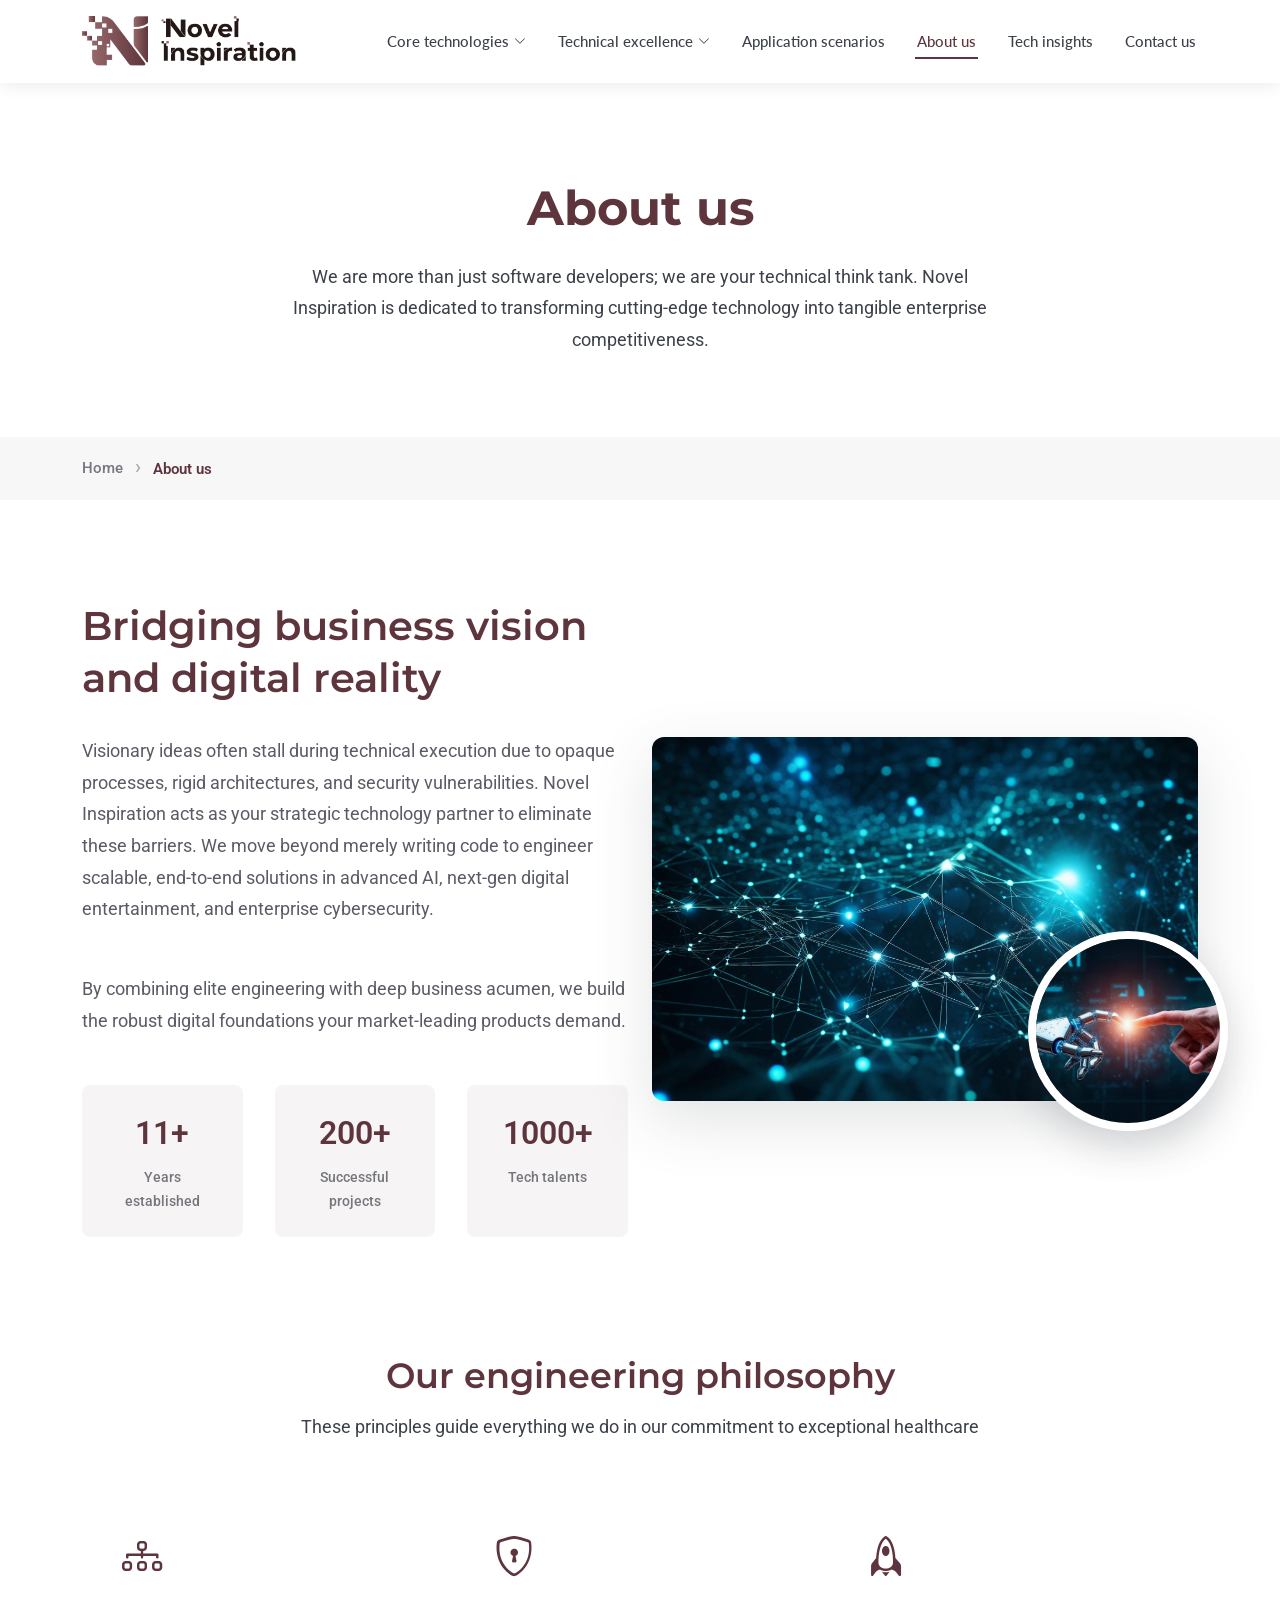
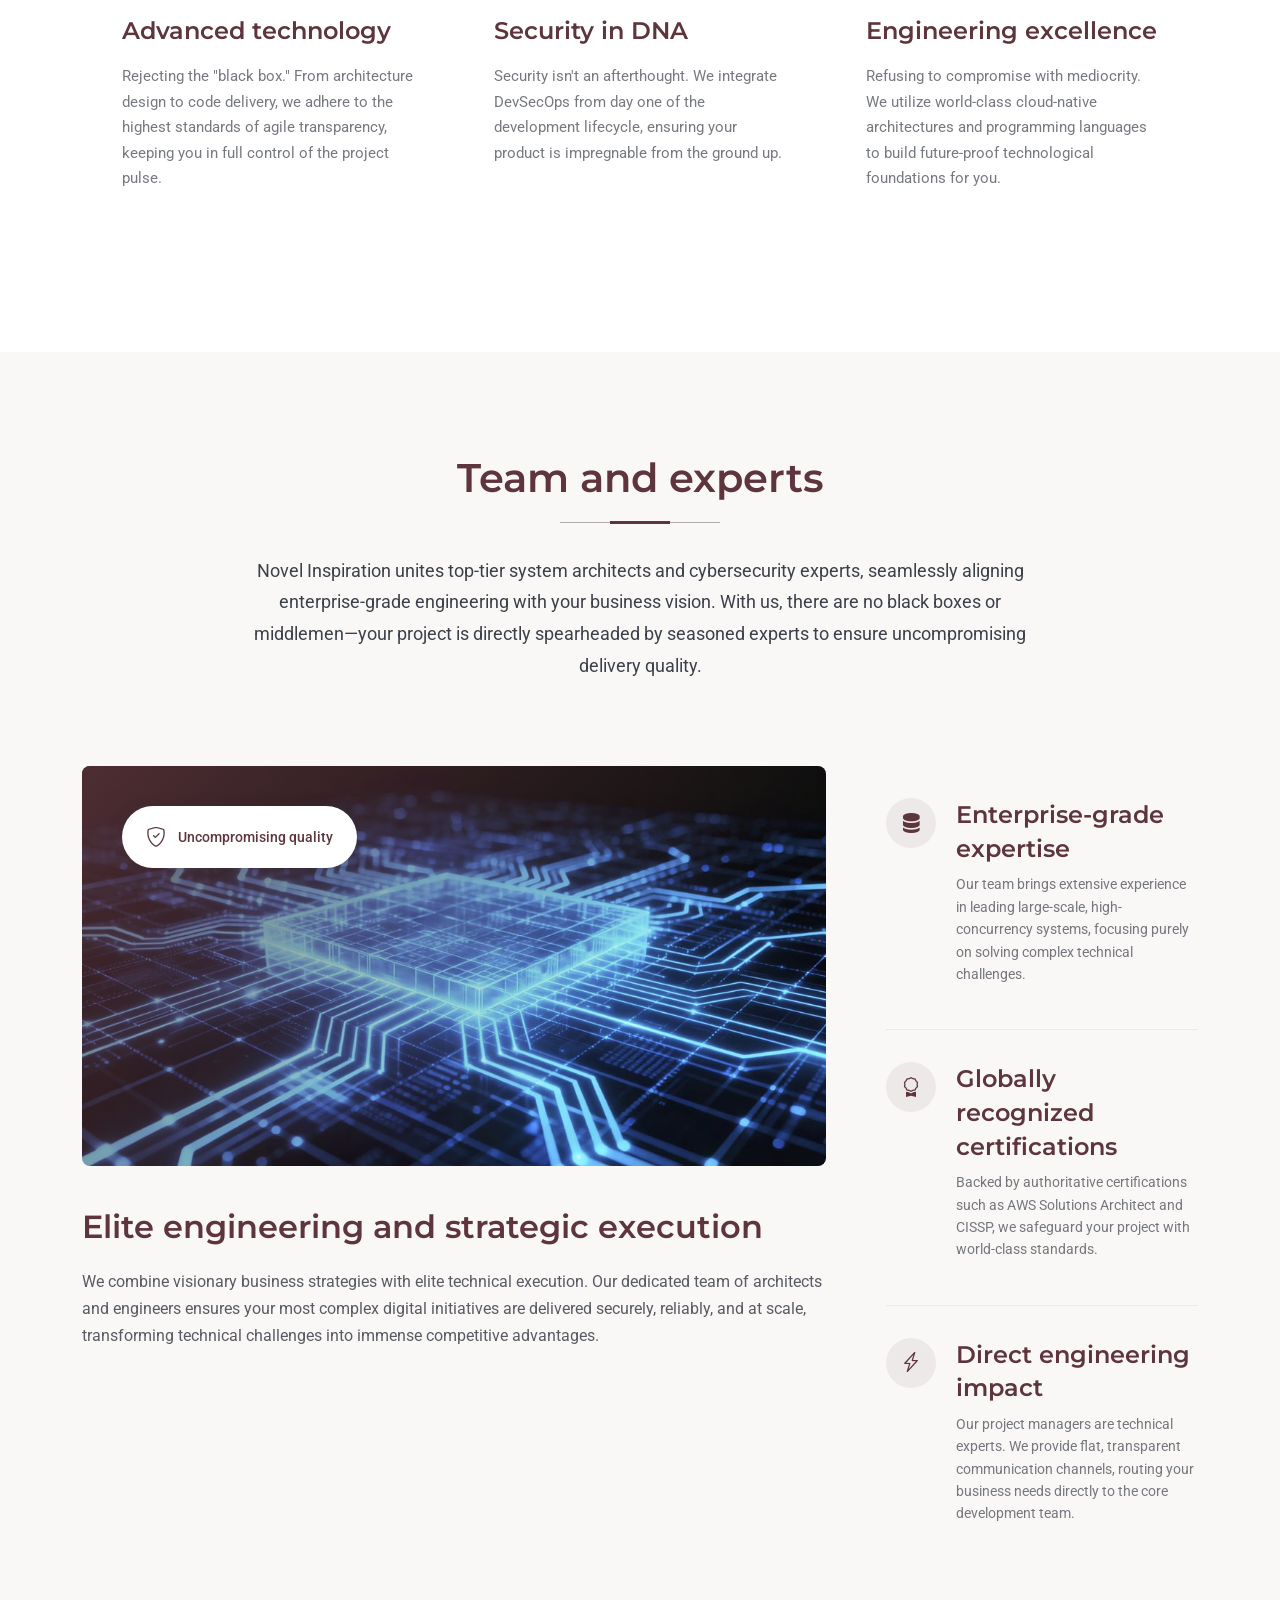
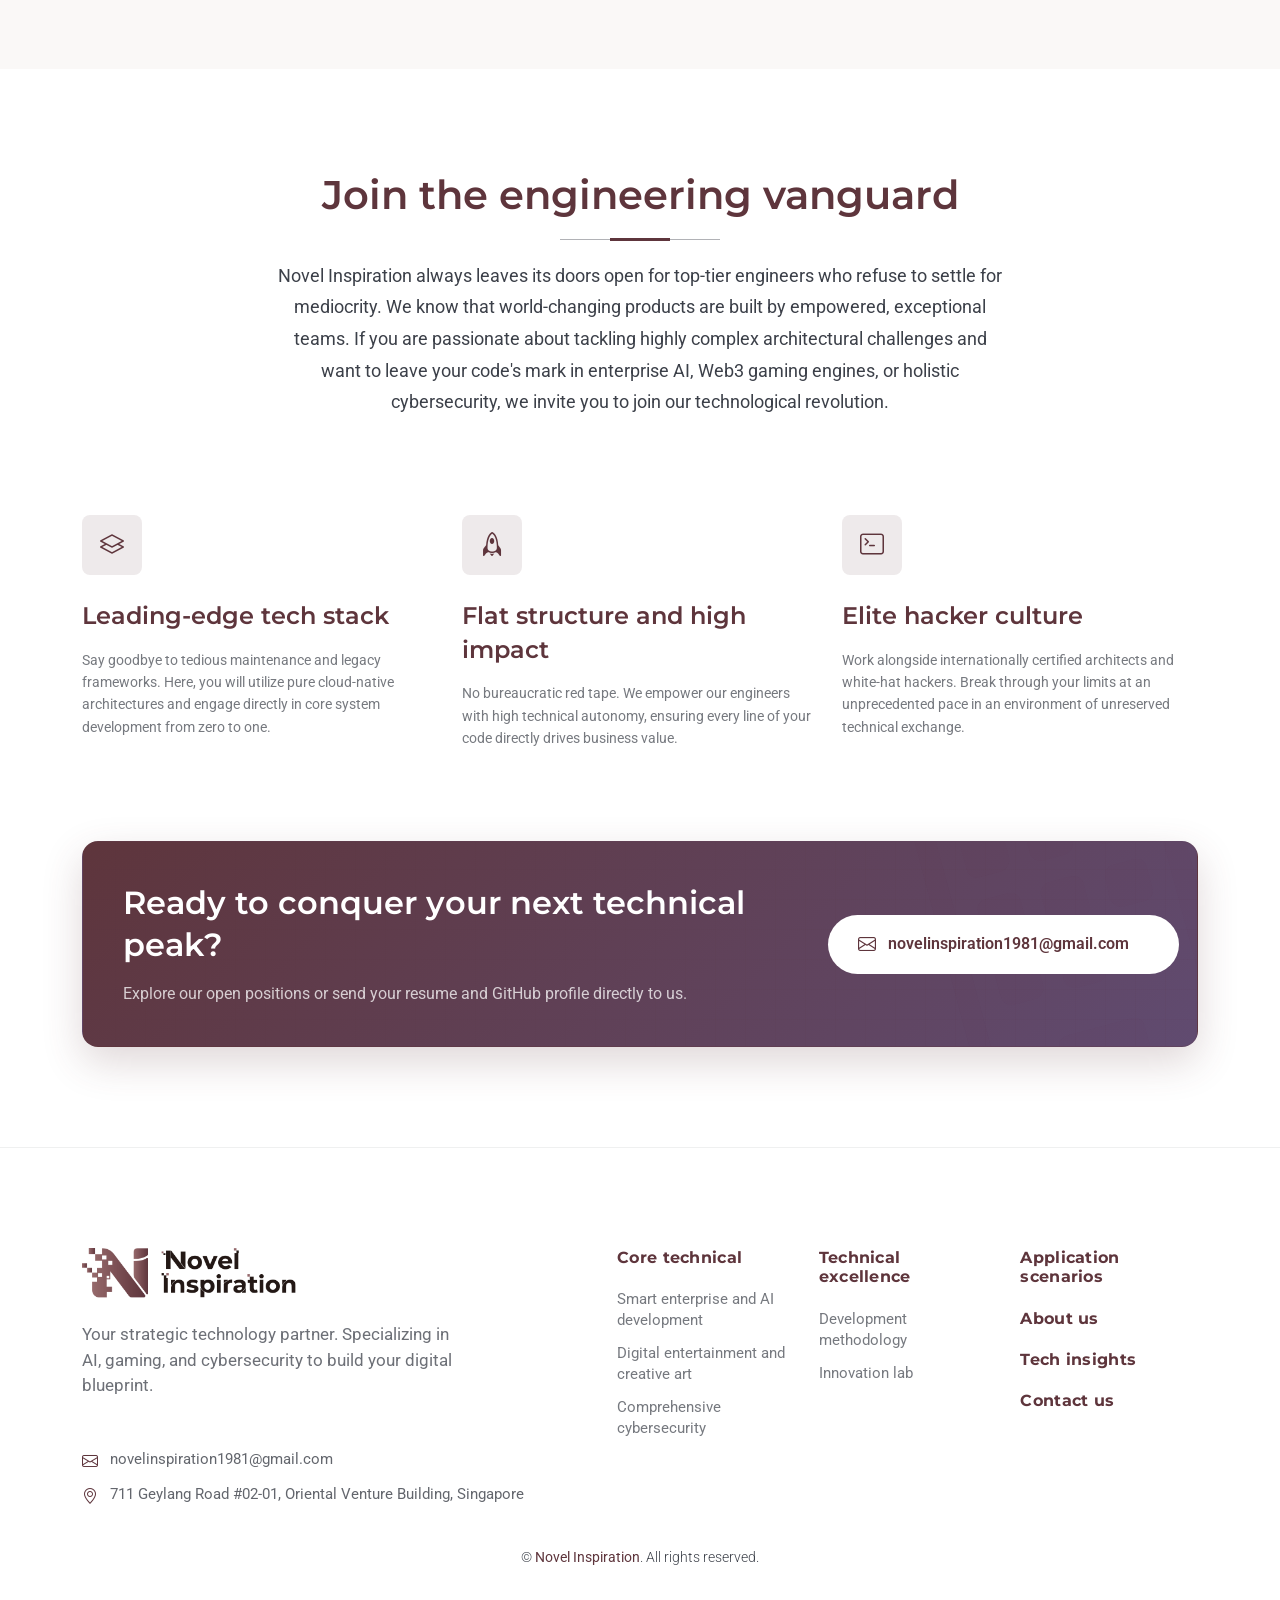
<file: about.html>
<!DOCTYPE html>
<html lang="en">

<head>
  <meta charset="utf-8">
  <meta content="width=device-width, initial-scale=1.0" name="viewport">
  <title>About us - Novel Inspiration</title>
  <meta name="description" content="Novel Inspiration has been committed to providing world-class technology solutions to help enterprises achieve digital transformation. Our multi-disciplinary technical team collaborates closely to provide targeted technical support for different clients. From Artificial Intelligence to Digital Entertainment, from Cybersecurity to Digital Transformation, we consistently maintain the highest standards of technical excellence and provide strong support for our clients' success.">
  <meta name="keywords" content="Smart enterprise and AI development, Digital entertainment and creative arts, Comprehensive cybersecurity">


  <!-- Favicons -->
  <link href="assets/img/health/favicon.png" rel="icon">

  <!-- Fonts -->
  <link href="https://fonts.googleapis.com" rel="preconnect">
  <link href="https://fonts.gstatic.com" rel="preconnect" crossorigin>
  <link
    href="https://fonts.googleapis.com/css2?family=Roboto:ital,wght@0,100;0,300;0,400;0,500;0,700;0,900;1,100;1,300;1,400;1,500;1,700;1,900&family=Montserrat:ital,wght@0,100;0,200;0,300;0,400;0,500;0,600;0,700;0,800;0,900;1,100;1,200;1,300;1,400;1,500;1,600;1,700;1,800;1,900&family=Lato:ital,wght@0,100;0,300;0,400;0,700;0,900;1,100;1,300;1,400;1,700;1,900&display=swap"
    rel="stylesheet">

  <!-- Vendor CSS Files -->
  <link href="assets/vendor/bootstrap/css/bootstrap.min.css" rel="stylesheet">
  <link href="assets/vendor/bootstrap-icons/bootstrap-icons.css" rel="stylesheet">
  <link href="assets/vendor/aos/aos.css" rel="stylesheet">
  <link href="assets/vendor/glightbox/css/glightbox.min.css" rel="stylesheet">
  <link href="assets/vendor/fontawesome-free/css/all.min.css" rel="stylesheet">
  <link href="assets/vendor/swiper/swiper-bundle.min.css" rel="stylesheet">

  <!-- Main CSS File -->
  <link href="assets/css/main.css" rel="stylesheet">
</head>

<body class="about-page">

    <header id="header" class="header fixed-top">   

    <div class="branding d-flex align-items-cente">
      <div class="container position-relative d-flex align-items-center justify-content-between">
        <a href="index.html" class="logo d-flex align-items-center">
          <img src="assets/img/health/logo.png" alt="Novel Inspiration">
        </a>

        <nav id="navmenu" class="navmenu">
          <ul>            
            <li class="dropdown"><a><span>Core technologies</span> <i class="bi bi-chevron-down toggle-dropdown"></i></a>
            <ul>
              <li><a href="technical_services_ai.html">Smart enterprise and AI development</a></li>
              <li><a href="technical_services_digital.html">Digital entertainment and creative arts</a></li>
              <li><a href="technical_services_cybersecurity.html">Comprehensive cybersecurity</a></li>
            </ul>
            </li>

            <li class="dropdown"><a><span>Technical excellence</span> <i class="bi bi-chevron-down toggle-dropdown"></i></a>
            <ul>
              <li><a href="tech_develop.html">Development methodology</a></li>
              <li><a href="Innovation_lab.html">Innovation lab</a></li>
            </ul>
            </li>

            <li><a href="application_scenarios.html">Application scenarios</a></li>
            <li><a href="about.html">About us</a></li>
            <li><a href="tech_insights.html">Tech insights</a></li>
            <li><a href="contact.html">Contact us</a></li>
          </ul>
          <i class="mobile-nav-toggle d-xl-none bi bi-list"></i>
        </nav>
      </div>
    </div>
  </header>

  <main class="main">

    <!-- Page Title -->
    <div class="page-title">
      <div class="heading">
        <div class="container">
          <div class="row d-flex justify-content-center text-center">
            <div class="col-lg-8">
              <h1 class="heading-title">About us</h1>
              <p class="mb-0">We are more than just software developers; we are your technical think tank. Novel Inspiration is dedicated to transforming cutting-edge technology into tangible enterprise competitiveness.
              </p>
            </div>
          </div>
        </div>
      </div>
      <nav class="breadcrumbs">
        <div class="container">
          <ol>
            <li><a href="index.html">Home</a></li>
            <li class="current">About us</li>
          </ol>
        </div>
      </nav>
    </div><!-- End Page Title -->

    <!-- About Section -->
    <section id="about" class="about">

      <div class="container" data-aos="fade-up" data-aos-delay="100">

        <div class="row align-items-center">
          <div class="col-lg-6" data-aos="fade-right" data-aos-delay="100">
            <div class="about-content">
              <h2>Bridging business vision and digital reality</h2>
              <p>Visionary ideas often stall during technical execution due to opaque processes, rigid architectures, and security vulnerabilities. Novel Inspiration acts as your strategic technology partner to eliminate these barriers. We move beyond merely writing code to engineer scalable, end-to-end solutions in advanced AI, next-gen digital entertainment, and enterprise cybersecurity.</p>

              <p>By combining elite engineering with deep business acumen, we build the robust digital foundations your market-leading products demand.</p>

              <div class="stats-grid">
                <div class="stat-item">
                 <span class="stat-number" data-purecounter-start="0" data-purecounter-end="11" data-purecounter-duration="2"
                      class="purecounter">11+</span>
                  <span class="stat-label">Years established</span>
                </div>
                <div class="stat-item">
                  <span class="stat-number" data-purecounter-start="0" data-purecounter-end="25"
                    data-purecounter-duration="2">200+</span>
                  <span class="stat-label">Successful projects</span>
                </div>
                <div class="stat-item">
                  <span class="stat-number" data-purecounter-start="0" data-purecounter-end="50"
                    data-purecounter-duration="2">1000+</span>
                  <span class="stat-label">Tech talents</span>
                </div>
              </div>        
                
             
              <!-- End Stats Grid -->
            </div><!-- End About Content -->
          </div>

          <div class="col-lg-6" data-aos="fade-left" data-aos-delay="200">
            <div class="image-wrapper ">
              <img src="assets/img/health/consultation-about.jpg" class="img-fluid main-image" alt="Healthcare facility">
              <div class="floating-image service-overlay-new" data-aos="zoom-in" data-aos-delay="400">
                <img src="assets/img/health/staff-about.jpg" class="img-fluid" alt="Medical team">
              </div>
            </div><!-- End Image Wrapper -->
          </div>
        </div>

        <div class="values-section" data-aos="fade-up" data-aos-delay="300">
          <div class="row">
            <div class="col-lg-12 text-center">
              <h3>Our engineering philosophy</h3>
              <p class="mx-auto" style="max-width: 70%;">These principles guide everything we do in our commitment to exceptional
                healthcare</p>
            </div>
          </div>

        <div class="call-to-action p-0">
          <div class="features-section mb-0">

            <div class="row g-0">

              <div class="col-lg-4">
                <div class="feature-block" data-aos="fade-up" data-aos-delay="200">
                  <div class="feature-icon">
                    <i class="bi bi-diagram-3"></i>
                  </div>
                  <h3>Advanced technology</h3>
                  <p>Rejecting the "black box." From architecture design to code delivery, we adhere to the highest standards of agile transparency, keeping you in full control of the project pulse.</p>
                </div>
              </div>

              <div class="col-lg-4">
                <div class="feature-block" data-aos="fade-up" data-aos-delay="300">
                  <div class="feature-icon">
                    <i class="bi bi-shield-lock"></i>
                  </div>
                  <h3>Security in DNA</h3>
                  <p>Security isn't an afterthought. We integrate DevSecOps from day one of the development lifecycle, ensuring your product is impregnable from the ground up.</p>
                </div>
              </div>

              <div class="col-lg-4">
                <div class="feature-block" data-aos="fade-up" data-aos-delay="400">
                  <div class="feature-icon">
                    <i class="bi bi-rocket"></i>
                  </div>
                  <h3>Engineering excellence</h3>
                  <p>Refusing to compromise with mediocrity. We utilize world-class cloud-native architectures and programming languages to build future-proof technological foundations for you.</p>
                </div>
              </div>

            </div>

          </div>
        </div><!-- End Values Row -->
        </div><!-- End Values Section -->
      </div>
    </section><!-- End About Section -->

    <!-- Featured Services Section -->
    <section id="featured-services" class="featured-services light-background">

      <!-- Section Title -->
      <div class="container section-title" data-aos="fade-up">
        <h2>Team and experts</h2>
        <p class="mx-auto" style="max-width: 70%;">Novel Inspiration unites top-tier system architects and cybersecurity experts, seamlessly aligning enterprise-grade engineering with your business vision. With us, there are no black boxes or middlemen—your project is directly spearheaded by seasoned experts to ensure uncompromising delivery quality.</p>
      </div><!-- End Section Title -->

      <div class="container" data-aos="fade-up" data-aos-delay="100">

        <div class="row g-0">

          <div class="col-lg-8" data-aos="fade-right" data-aos-delay="200">
            <div class="featured-service-main">
              <div class="service-image-wrapper">
                <img src="assets/img/health/consultation-about-team.jpg" alt="Comprehensive Technical Solutions" class="img-fluid"
                  loading="lazy">
                <div class="service-overlay">
                  <div class="service-badge">
                    <i class="bi bi-shield-check"></i>
                    <span>Uncompromising quality</span>
                  </div>
                </div>
              </div>
              <div class="service-details">
                <h2>Elite engineering and strategic execution</h2>
                <p>We combine visionary business strategies with elite technical execution. Our dedicated team of architects and engineers ensures your most complex digital initiatives are delivered securely, reliably, and at scale, transforming technical challenges into immense competitive advantages.</p>
              </div>
            </div>
          </div>

          <div class="col-lg-4" data-aos="fade-left" data-aos-delay="300">
            <div class="services-sidebar">

              <div class="service-item" data-aos="fade-up" data-aos-delay="400">
                <div class="service-icon-wrapper">
                  <i class="bi bi-server"></i>
                </div>
                <div class="service-info">
                  <h4>Enterprise-grade expertise</h4>
                  <p>Our team brings extensive experience in leading large-scale, high-concurrency systems, focusing purely on solving complex technical challenges.</p>
                </div>
              </div>

              <div class="service-item" data-aos="fade-up" data-aos-delay="500">
                <div class="service-icon-wrapper">
                  <i class="bi bi-award"></i>
                </div>
                <div class="service-info">
                  <h4>Globally recognized certifications</h4>
                  <p>Backed by authoritative certifications such as AWS Solutions Architect and CISSP, we safeguard your project with world-class standards.</p>
               </div>
              </div>

              <div class="service-item" data-aos="fade-up" data-aos-delay="600">
                <div class="service-icon-wrapper">
                  <i class="bi bi-lightning-charge"></i>
                </div>
                <div class="service-info">
                  <h4>Direct engineering impact</h4>
                  <p>Our project managers are technical experts. We provide flat, transparent communication channels, routing your business needs directly to the core development team.</p>
                </div>
              </div>

            </div>
          </div>

        </div>       

      </div>

    </section>
    <!-- Engineering Vanguard Section -->
    <section id="engineering-vanguard" class="department-details">
      <div class="container ">
        <div class="services-overview mt-0 mb-0" data-aos="fade-up" data-aos-delay="400">
          <div class="row justify-content-center ">
            <div class="col-lg-8">
              <div class="overview-header section-title-about" data-aos="fade-up">
                <h2>Join the engineering vanguard</h2>
                <p>Novel Inspiration always leaves its doors open for top-tier engineers who refuse to settle for mediocrity. We know that world-changing products are built by empowered, exceptional teams. If you are passionate about tackling highly complex architectural challenges and want to leave your code's mark in enterprise AI, Web3 gaming engines, or holistic cybersecurity, we invite you to join our technological revolution.</p>
              </div>
            </div>
          </div>

          <div class="row gy-4 services-grid">
            <div class="col-lg-4 col-md-6" data-aos="fade-up" data-aos-delay="500">
              <div class="service-item h-100">
                <div class="service-icon">
                  <i class="bi bi-layers"></i>
                </div>
                <h4>Leading-edge tech stack</h4>
                <p>Say goodbye to tedious maintenance and legacy frameworks. Here, you will utilize pure cloud-native architectures and engage directly in core system development from zero to one.</p>
              </div>
            </div>

            <div class="col-lg-4 col-md-6" data-aos="fade-up" data-aos-delay="550">
              <div class="service-item h-100">
                <div class="service-icon">
                  <i class="bi bi-rocket"></i>
                </div>
                <h4>Flat structure and high impact</h4>
                <p>No bureaucratic red tape. We empower our engineers with high technical autonomy, ensuring every line of your code directly drives business value.</p>
              </div>
            </div>

            <div class="col-lg-4 col-md-6" data-aos="fade-up" data-aos-delay="600">
              <div class="service-item h-100">
                <div class="service-icon">
                  <i class="bi bi-terminal"></i>
                </div>
                <h4>Elite hacker culture</h4>
                <p>Work alongside internationally certified architects and white-hat hackers. Break through your limits at an unprecedented pace in an environment of unreserved technical exchange.</p>
              </div>
            </div>
          </div>
        </div>


        <div class="featured-departments">
          <div class="emergency-banner unified-cta-banner" data-aos="fade-up" data-aos-delay="400">
          <div class="watermark-icon"><i class="bi bi-building"></i></div>
          <div class="row align-items-center position-relative z-2">
            <div class="col-lg-8">
              <div class="emergency-content">
                <h3>Ready to conquer your next technical peak?</h3>
                <p>Explore our open positions or send your resume and GitHub profile directly to us.</p>
              </div>
            </div>
            <div class="col-lg-4 text-lg-end">
              <a class="emergency-btn">
                <i class="bi bi-envelope"></i>novelinspiration1981@gmail.com<i class="bi ms-2 fs-6"></i>
              </a>
            </div>
          </div>
          </div>
        </div>
        </div>



      </div>
         </section>

      </div>

    </section><!-- /About Section -->

  </main>

  <footer id="footer" class="footer-16 footer position-relative">

    <div class="container">

      <div class="footer-main">
        <div class="row align-items-start">

          <div class="col-lg-5">
            <div class="brand-section">
              <a class="logo d-flex align-items-center mb-4">
                <img src="assets/img/health/logo.png" alt="Novel Inspiration">
              </a>
              <p class="brand-description">Your strategic technology partner. Specializing in AI, gaming, and cybersecurity to build your digital blueprint.</p>

              <div class="contact-info mt-5">
                 <div class="contact-item">
                  <i class="bi bi-envelope"></i>
                  <span>novelinspiration1981@gmail.com</span>
                </div>
                <div class="contact-item">
                  <i class="bi bi-geo-alt"></i>
                  <span>711 Geylang Road #02-01, Oriental Venture Building, Singapore</span>
                </div>
              </div>
            </div>
          </div>

          <div class="col-lg-7">
            <div class="footer-nav-wrapper">
              <div class="row">

                <div class="col-6 col-lg-4">
                  <div class="nav-column">
                    <h6><strong>Core technical</strong></h6>
                    <nav class="footer-nav">
                      <a href="technical_services_ai.html"><strong>Smart enterprise and AI development</strong></a>
                      <a href="technical_services_digital.html"><strong>Digital entertainment and creative art</strong></a>
                      <a href="technical_services_cybersecurity.html"><strong>Comprehensive cybersecurity</strong></a>
                    </nav>
                  </div>
                </div>

                <div class="col-6 col-lg-4">
                  <div class="nav-column">
                    <h6><strong>Technical excellence</strong></h6>
                    <nav class="footer-nav">
                      <a href="tech_develop.html"><strong>Development methodology</strong></a>
                      <a href="Innovation_lab.html"><strong>Innovation lab</strong></a>                      
                    </nav>
                  </div>
                </div>

                <div class="col-6 col-lg-4">
                  <div class="nav-column">
                    <a href="application_scenarios.html"><h6><strong>Application scenarios</strong></h6></a>
                    <a href="#"><h6><strong>About us</strong></h6></a>
                    <a href="tech_insights.html"><h6><strong>Tech insights</strong></h6></a>
                    <a href="contact.html"><h6><strong>Contact us</strong></h6></a>  
                  </div>
                </div>
              </div>
            </div>
          </div>

        </div>

    <div class="footer-bottom">
      <div class="container">
        <div class="bottom-content">
          <div class="row align-items-center">

            <div class="col-lg-12 text-center">
              <div class="copyright">
                <p>© <span class="sitename">Novel Inspiration</span>. All rights reserved.</p>
              </div>
            </div>
          </div>
        </div>
      </div>
    </div>

      </div>

    </div>



  </footer>

  <!-- Scroll Top -->
  <a href="#!" id="scroll-top" class="scroll-top d-flex align-items-center justify-content-center"><i
      class="bi bi-arrow-up-short"></i></a>

  <!-- Preloader -->
  <div id="preloader"></div>

  <!-- Vendor JS Files -->
  <script src="assets/vendor/bootstrap/js/bootstrap.bundle.min.js"></script>
  <script src="assets/vendor/php-email-form/validate.js"></script>
  <script src="assets/vendor/aos/aos.js"></script>
  <script src="assets/vendor/glightbox/js/glightbox.min.js"></script>
  <script src="assets/vendor/purecounter/purecounter_vanilla.js"></script>
  <script src="assets/vendor/swiper/swiper-bundle.min.js"></script>

  <!-- Main JS File -->
  <script src="assets/js/main.js"></script>

</body>

</html>
</file>
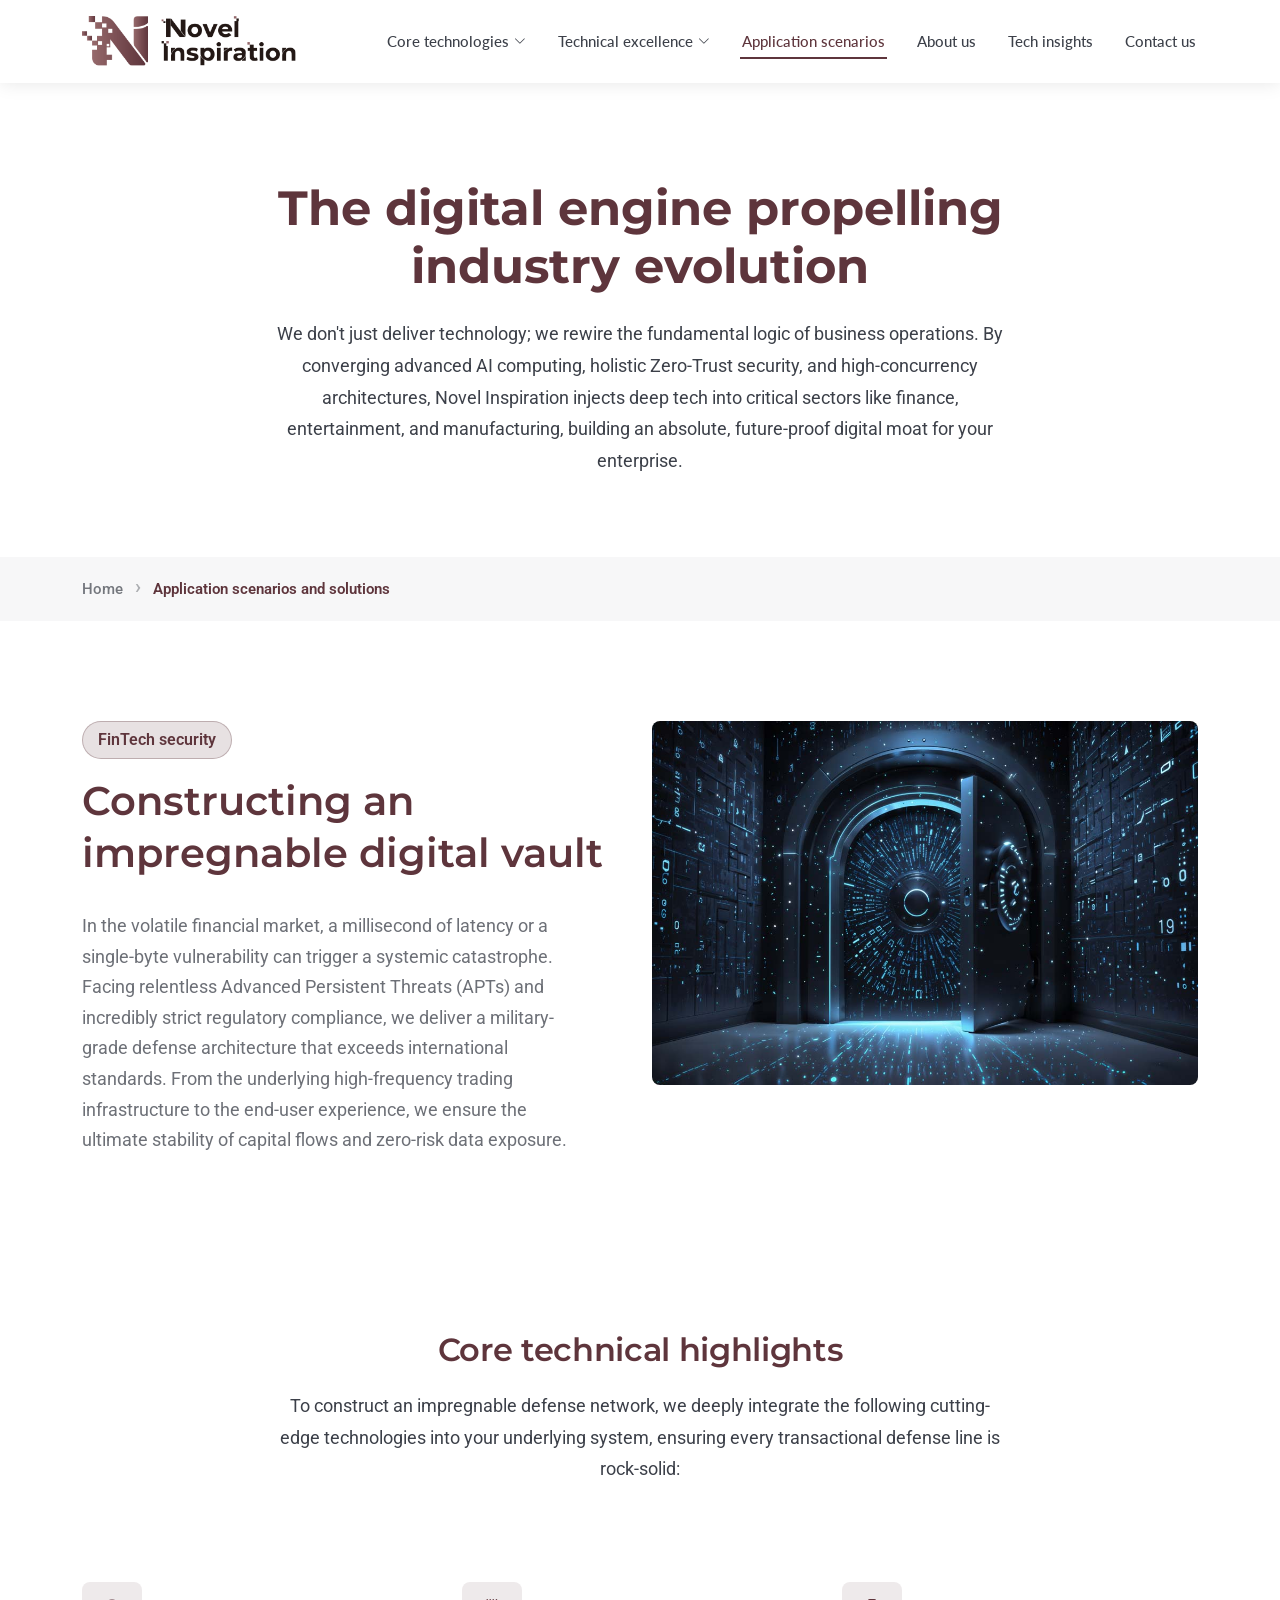
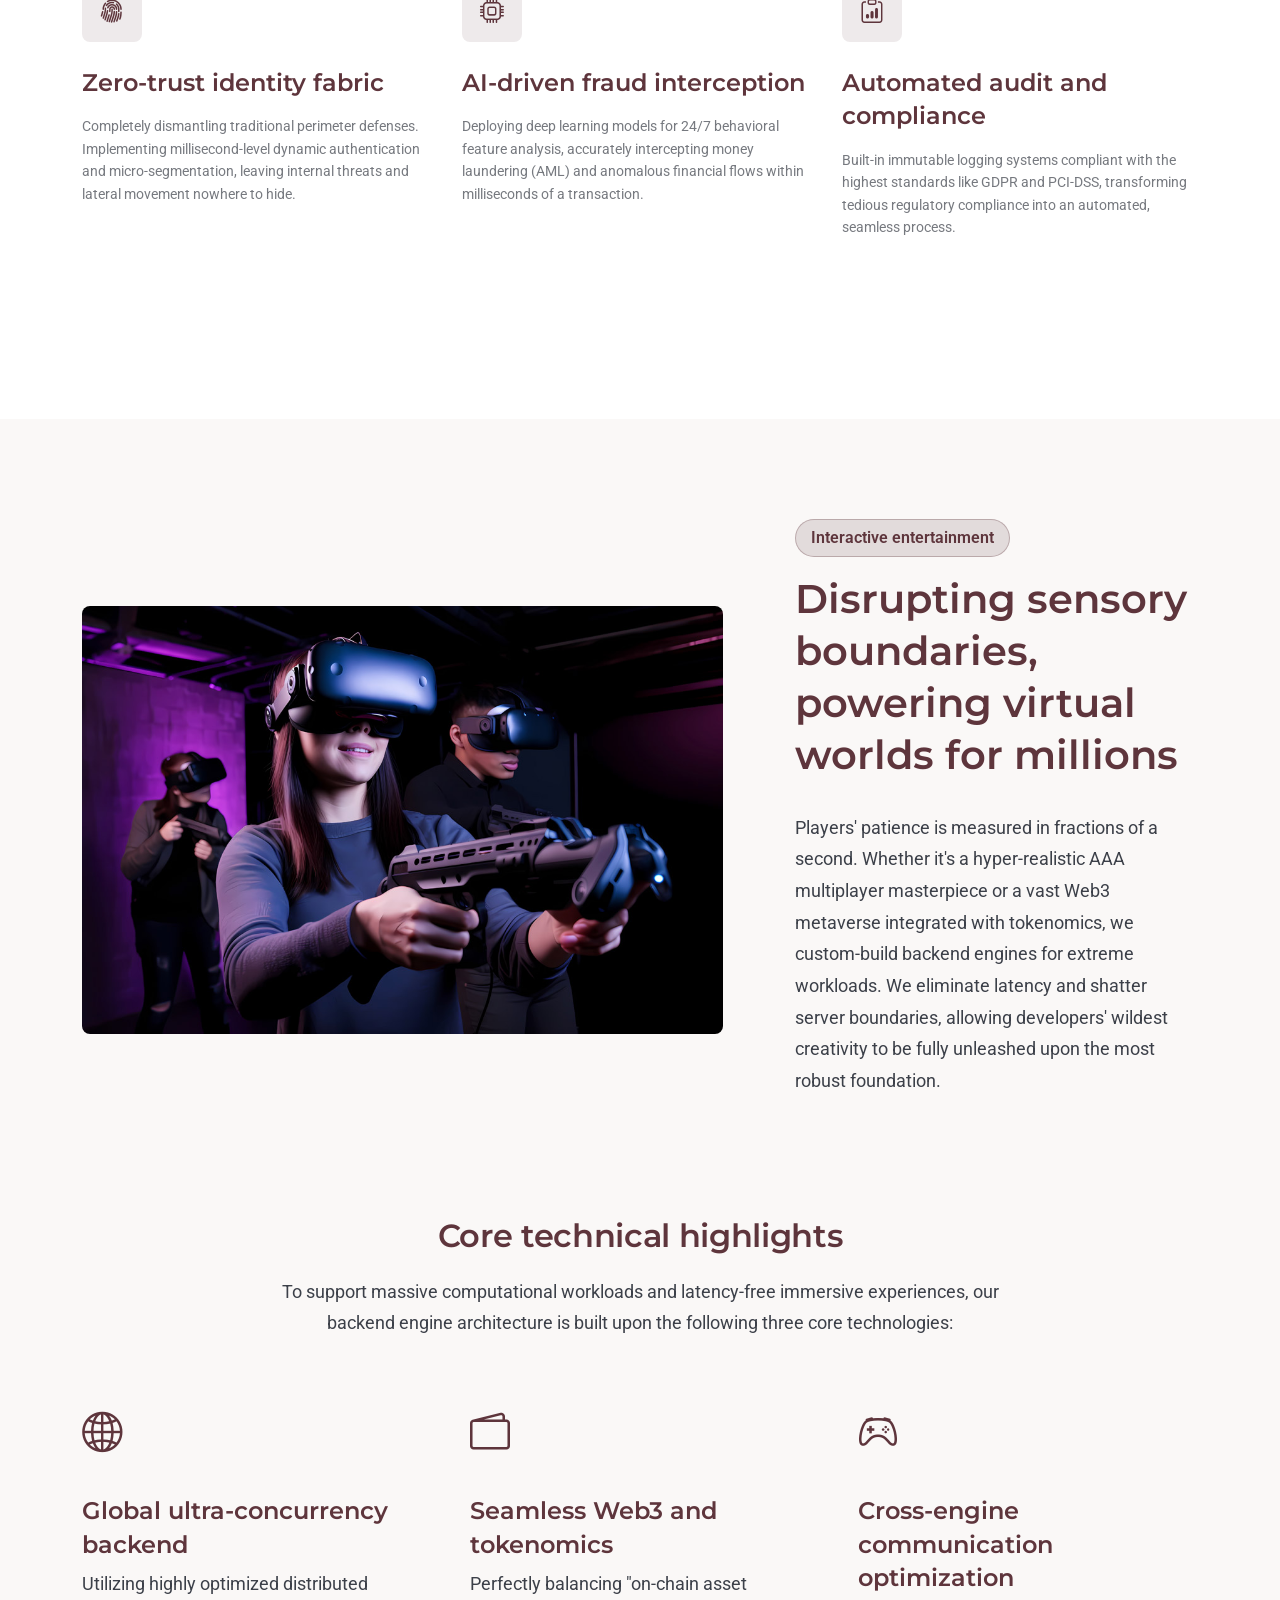
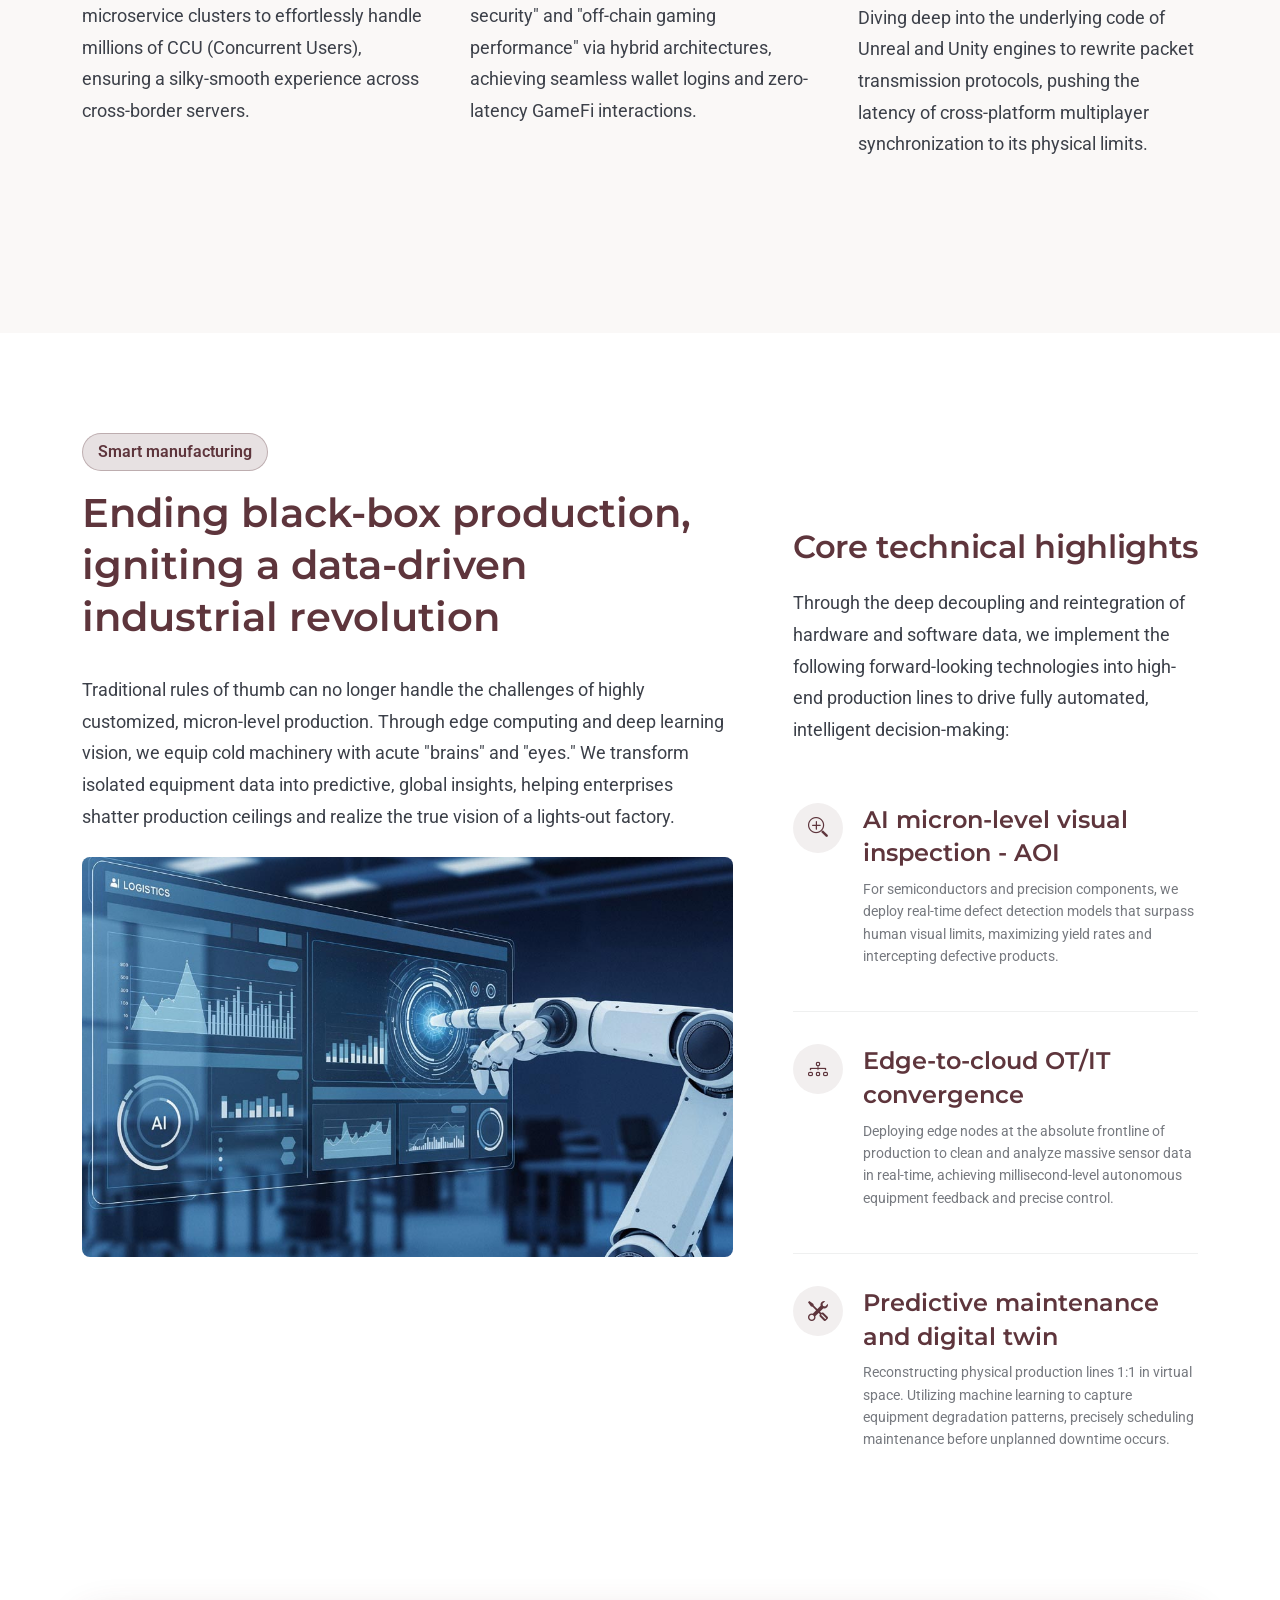
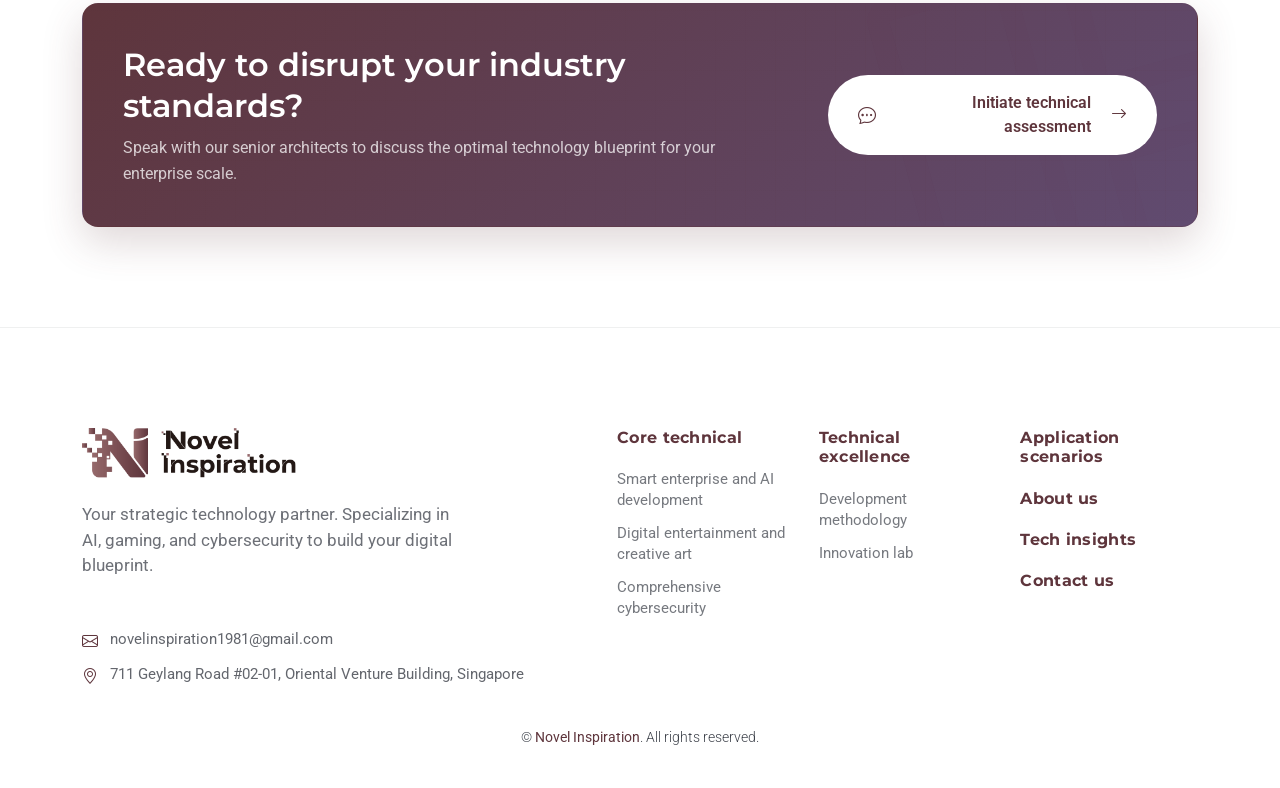
<file: application_scenarios.html>
<!DOCTYPE html>
<html lang="en">

<head>
  <meta charset="utf-8">
  <meta content="width=device-width, initial-scale=1.0" name="viewport">
  <title>Application scenarios and solutions - Novel Inspiration</title>
 <meta name="description" content="Novel Inspiration has been committed to providing world-class technology solutions to help enterprises achieve digital transformation. Our multi-disciplinary technical team collaborates closely to provide targeted technical support for different clients. From Artificial Intelligence to Digital Entertainment, from Cybersecurity to Digital Transformation, we consistently maintain the highest standards of technical excellence and provide strong support for our clients' success.">
  <meta name="keywords" content="Smart enterprise and AI development, Digital entertainment and creative arts, Comprehensive cybersecurity">


  <!-- Favicons -->
  <link href="assets/img/health/favicon.png" rel="icon">

  <!-- Fonts -->
  <link href="https://fonts.googleapis.com" rel="preconnect">
  <link href="https://fonts.gstatic.com" rel="preconnect" crossorigin>
  <link
    href="https://fonts.googleapis.com/css2?family=Roboto:ital,wght@0,100;0,300;0,400;0,500;0,700;0,900;1,100;1,300;1,400;1,500;1,700;1,900&family=Montserrat:ital,wght@0,100;0,200;0,300;0,400;0,500;0,600;0,700;0,800;0,900;1,100;1,200;1,300;1,400;1,500;1,600;1,700;1,800;1,900&family=Lato:ital,wght@0,100;0,300;0,400;0,700;0,900;1,100;1,300;1,400;1,700;1,900&display=swap"
    rel="stylesheet">

  <!-- Vendor CSS Files -->
  <link href="assets/vendor/bootstrap/css/bootstrap.min.css" rel="stylesheet">
  <link href="assets/vendor/bootstrap-icons/bootstrap-icons.css" rel="stylesheet">
  <link href="assets/vendor/aos/aos.css" rel="stylesheet">
  <link href="assets/vendor/glightbox/css/glightbox.min.css" rel="stylesheet">
  <link href="assets/vendor/fontawesome-free/css/all.min.css" rel="stylesheet">
  <link href="assets/vendor/swiper/swiper-bundle.min.css" rel="stylesheet">

  <!-- Main CSS File -->
  <link href="assets/css/main.css" rel="stylesheet">
</head>

<body class="department-details-page">

  <header id="header" class="header fixed-top">

    <div class="branding d-flex align-items-cente">

      <div class="container position-relative d-flex align-items-center justify-content-between">
        <a href="index.html" class="logo d-flex align-items-center">
          <img src="assets/img/health/logo.png" alt="Novel Inspiration">
        </a>

        <nav id="navmenu" class="navmenu">
          <ul>
            <li class="dropdown"><a><span>Core technologies</span> <i class="bi bi-chevron-down toggle-dropdown"></i></a>
            <ul>
              <li><a href="technical_services_ai.html">Smart enterprise and AI development</a></li>
              <li><a href="technical_services_digital.html">Digital entertainment and creative arts</a></li>
              <li><a href="technical_services_cybersecurity.html">Comprehensive cybersecurity</a></li>
            </ul>
            </li>

            <li class="dropdown"><a><span>Technical excellence</span> <i class="bi bi-chevron-down toggle-dropdown"></i></a>
            <ul>
              <li><a href="tech_develop.html">Development methodology</a></li>
              <li><a href="Innovation_lab.html">Innovation lab</a></li>
            </ul>
            </li>

            <li><a href="application_scenarios.html">Application scenarios</a></li>
            <li><a href="about.html">About us</a></li>
            <li><a href="tech_insights.html">Tech insights</a></li>
            <li><a href="contact.html">Contact us</a></li>
          </ul>
          <i class="mobile-nav-toggle d-xl-none bi bi-list"></i>
        </nav>

      </div>

    </div>

  </header>

  <main class="main">

    <!-- Page Title -->
    <div class="page-title">
      <div class="heading">
        <div class="container">
          <div class="row d-flex justify-content-center text-center">
            <div class="col-lg-8">
              <h1 class="heading-title">The digital engine propelling industry evolution</h1>
              <p class="mb-0">We don't just deliver technology; we rewire the fundamental logic of business operations. By converging advanced AI computing, holistic Zero-Trust security, and high-concurrency architectures, Novel Inspiration injects deep tech into critical sectors like finance, entertainment, and manufacturing, building an absolute, future-proof digital moat for your enterprise.
              </p>
            </div>
          </div>
        </div>
      </div>
      <nav class="breadcrumbs">
        <div class="container">
          <ol>
            <li><a href="index.html">Home</a></li>
            <li class="current">Application scenarios and solutions</li>
          </ol>
        </div>
      </nav>
    </div><!-- End Page Title -->

    <!-- Department Details Section -->
    <section id="department-details" class="department-details">

      <div class="container" data-aos="fade-up" data-aos-delay="100">

        <div class="row">
          <div class="col-xl-6 col-lg-5">
            <div class="department-hero" data-aos="fade-right" data-aos-delay="200">
              <div class="service-category">
                <span class="specialty-badge">FinTech security</span>
              </div>
              <h2 class="mt-3 mx-auto">Constructing an impregnable digital vault</h2>
              <p class="department-intro">In the volatile financial market, a millisecond of latency or a single-byte vulnerability can trigger a systemic catastrophe. Facing relentless Advanced Persistent Threats (APTs) and incredibly strict regulatory compliance, we deliver a military-grade defense architecture that exceeds international standards. From the underlying high-frequency trading infrastructure to the end-user experience, we ensure the ultimate stability of capital flows and zero-risk data exposure.</p>
            </div>
          </div>

          <div class="col-xl-6 col-lg-7">
            <div class="department-visual" data-aos="fade-left" data-aos-delay="300">
              <div class="image-container">
                <img src="assets/img/health/fintech-1.jpg" style="border-radius: 8px;" alt="Neurology Department"
                  class="img-fluid primary-image">
              </div>
            </div>
          </div>
        </div>

        <div class="services-overview" data-aos="fade-up" data-aos-delay="400">
          <div class="row justify-content-center">
            <div class="col-lg-8">
              <div class="overview-header">
                <h3 class="mt-3 mx-auto">Core technical highlights</h3>
                <p>To construct an impregnable defense network, we deeply integrate the following cutting-edge technologies into your underlying system, ensuring every transactional defense line is rock-solid:</p>
              </div>
            </div>
          </div>

          <div class="row gy-4 services-grid">
            <div class="col-lg-4 col-md-6" data-aos="fade-up" data-aos-delay="500">
              <div class="service-item">
                <div class="service-icon">
                  <i class="bi bi-fingerprint"></i>
                </div>
                <h4>Zero-trust identity fabric</h4>
                <p>Completely dismantling traditional perimeter defenses. Implementing millisecond-level dynamic authentication and micro-segmentation, leaving internal threats and lateral movement nowhere to hide.</p>
              </div>
            </div>

            <div class="col-lg-4 col-md-6" data-aos="fade-up" data-aos-delay="550">
              <div class="service-item">
                <div class="service-icon">
                  <i class="bi bi-cpu"></i>
                </div>
                <h4>AI-driven fraud interception</h4>
                <p>Deploying deep learning models for 24/7 behavioral feature analysis, accurately intercepting money laundering (AML) and anomalous financial flows within milliseconds of a transaction.</p>
              </div>
            </div>

            <div class="col-lg-4 col-md-6" data-aos="fade-up" data-aos-delay="600">
              <div class="service-item">
                <div class="service-icon">
                  <i class="bi bi-clipboard-data"></i>
                </div>
                <h4>Automated audit and compliance</h4>
                <p>Built-in immutable logging systems compliant with the highest standards like GDPR and PCI-DSS, transforming tedious regulatory compliance into an automated, seamless process.</p>
              </div>
            </div>
          </div>
        </div>


</section>
    

<section id="featured-services" class="featured-services light-background">
  

      <div class="container" data-aos="fade-up" data-aos-delay="100">

        <div class="row">
        <div class="expert-care-section" data-aos="fade-up" data-aos-delay="800">
          <div class="row align-items-center">
            <div class="col-lg-7" data-aos="fade-right" data-aos-delay="900">
              <div class="expert-image">
                <img src="assets/img/health/applicatio1.jpg" style="border-radius: 8px;" alt="Neurological Expert" class="img-fluid">
              </div>
            </div>

            <div class="col-lg-5 pleft" data-aos="fade-left" data-aos-delay="900">
              
              <div class="expert-content">
                 <div class="service-category">
                <span class="specialty-badge">Interactive entertainment</span>
              </div>
                <h2 class="mt-3">Disrupting sensory boundaries, powering virtual worlds for millions</h2>
                <p class="lead">Players' patience is measured in fractions of a second. Whether it's a hyper-realistic AAA multiplayer masterpiece or a vast Web3 metaverse integrated with tokenomics, we custom-build backend engines for extreme workloads. We eliminate latency and shatter server boundaries, allowing developers' wildest creativity to be fully unleashed upon the most robust foundation.</p>
              </div>
            </div>
          </div>
        </div>

<div class="services-overview aos-init aos-animate" data-aos="fade-up" data-aos-delay="400">
        <div class="row justify-content-center">
            <div class="col-lg-8">
              <div class="overview-header">
                <h3 class="mt-3 mx-auto">Core technical highlights</h3>
                <p>To support massive computational workloads and latency-free immersive experiences, our backend engine architecture is built upon the following three core technologies:</p>
              </div>
            </div>
          </div>
        <div class="row g-5">          
          <div class="col-lg-4" data-aos="fade-up" data-aos-delay="100">
            <div class="department-highlight">
              <div class="highlight-icon">
                <i class="bi bi-globe2"></i>
              </div>
              <h4>Global ultra-concurrency backend</h4>
              <p>Utilizing highly optimized distributed microservice clusters to effortlessly handle millions of CCU (Concurrent Users), ensuring a silky-smooth experience across cross-border servers.</p>
            </div>
          </div><!-- End Department Highlight -->

          <div class="col-lg-4" data-aos="fade-up" data-aos-delay="200">
            <div class="department-highlight">
              <div class="highlight-icon">
                <i class="bi bi-wallet2"></i>
              </div>
              <h4>Seamless Web3 and tokenomics</h4>
              <p>Perfectly balancing "on-chain asset security" and "off-chain gaming performance" via hybrid architectures, achieving seamless wallet logins and zero-latency GameFi interactions.</p>
             
            </div>
          </div><!-- End Department Highlight -->

          <div class="col-lg-4" data-aos="fade-up" data-aos-delay="300">
            <div class="department-highlight">
              <div class="highlight-icon">
                <i class="bi bi-controller"></i>
              </div>
              <h4>Cross-engine communication optimization</h4>
              <p>Diving deep into the underlying code of Unreal and Unity engines to rewrite packet transmission protocols, pushing the latency of cross-platform multiplayer synchronization to its physical limits.</p>
             </div>
          </div><!-- End Department Highlight -->
        </div>

      </div>
      
      

    </section><!-- /Department Details Section -->
    

    <!-- Featured Services Section -->
    <section id="featured-services" class="featured-services">
      <div class="container" data-aos="fade-up" data-aos-delay="100">

        <div class="row g-0">
          <div class="col-lg-7" data-aos="fade-right" data-aos-delay="200">
            <div class="featured-service-main">
              <div class="">
                 <div class="service-category">
                <span class="specialty-badge">Smart manufacturing</span>
              </div>
                <h2 class="mt-3">Ending black-box production, igniting a data-driven industrial revolution</h2>
                <p>Traditional rules of thumb can no longer handle the challenges of highly customized, micron-level production. Through edge computing and deep learning vision, we equip cold machinery with acute "brains" and "eyes." We transform isolated equipment data into predictive, global insights, helping enterprises shatter production ceilings and realize the true vision of a lights-out factory.</p>
               </div>
              <div class="service-image-wrapper">
                <img src="assets/img/health/smart-manufacturing.jpg" alt="Comprehensive Technical Solutions" class="img-fluid"
                  loading="lazy">
              </div>
              
            </div>
          </div>

          <div class="col-lg-5" data-aos="fade-left" data-aos-delay="300">
            <div class="services-sidebar services-overview">

             <div class="overview-header" style="text-align: left;margin-bottom:0;">
                 <h3 class="mt-3 mx-auto">Core technical highlights</h3>
                <p>Through the deep decoupling and reintegration of hardware and software data, we implement the following forward-looking technologies into high-end production lines to drive fully automated, intelligent decision-making:</p>
              </div>

              <div class="service-item" data-aos="fade-up" data-aos-delay="400">
                <div class="service-icon-wrapper">
                  <i class="bi bi-zoom-in"></i>
                </div>
                <div class="service-info">
                  <h4>AI micron-level visual inspection - AOI</h4>
                  <p>For semiconductors and precision components, we deploy real-time defect detection models that surpass human visual limits, maximizing yield rates and intercepting defective products.</p>
                </div>
              </div>

              <div class="service-item" data-aos="fade-up" data-aos-delay="500">
                <div class="service-icon-wrapper">
                  <i class="bi bi-diagram-3"></i>
                </div>
                <div class="service-info">
                  <h4>Edge-to-cloud OT/IT convergence</h4>
                  <p>Deploying edge nodes at the absolute frontline of production to clean and analyze massive sensor data in real-time, achieving millisecond-level autonomous equipment feedback and precise control.</p>
                </div>
              </div>

              <div class="service-item" data-aos="fade-up" data-aos-delay="600">
                <div class="service-icon-wrapper">
                  <i class="bi bi-tools"></i>
                </div>
                <div class="service-info">
                  <h4>Predictive maintenance and digital twin</h4>
                  <p>Reconstructing physical production lines 1:1 in virtual space. Utilizing machine learning to capture equipment degradation patterns, precisely scheduling maintenance before unplanned downtime occurs.</p>
                </div>
              </div>
            </div>
          </div>
        </div>
      </div>
      
      <div class="featured-departments">
      <div class="container">
        <div class="emergency-banner unified-cta-banner" data-aos="fade-up" data-aos-delay="400">
          <div class="watermark-icon"><i class="bi bi-grid-1x2"></i></div>
          <div class="row align-items-center position-relative z-2">
            <div class="col-lg-8">
              <div class="emergency-content pe-lg-4">
                <h3 class="mb-2">Ready to disrupt your industry standards?</h3>
                <p class="mb-0">Speak with our senior architects to discuss the optimal technology blueprint for your enterprise scale.</p>
              </div>
            </div>
            <div class="col-lg-4 text-lg-end mt-4 mt-lg-0">
              <a href="contact.html" class="emergency-btn">
                <i class="bi bi-chat-dots"></i>Initiate technical assessment<i class="bi bi-arrow-right ms-2 fs-6"></i>
              </a>
            </div>
          </div>
        </div>
      </div>
    </div>
    </section>

         


  </main>

  <footer id="footer" class="footer-16 footer position-relative">

    <div class="container">

      <div class="footer-main">
        <div class="row align-items-start">

          <div class="col-lg-5">
            <div class="brand-section">
              <a class="logo d-flex align-items-center mb-4">
                <img src="assets/img/health/logo.png" alt="Novel Inspiration">
              </a>
              <p class="brand-description">Your strategic technology partner. Specializing in AI, gaming, and cybersecurity to build your digital blueprint.</p>

              <div class="contact-info mt-5">
                 <div class="contact-item">
                  <i class="bi bi-envelope"></i>
                  <span>novelinspiration1981@gmail.com</span>
                </div>
                <div class="contact-item">
                  <i class="bi bi-geo-alt"></i>
                  <span>711 Geylang Road #02-01, Oriental Venture Building, Singapore</span>
                </div>
              </div>
            </div>
          </div>

          <div class="col-lg-7">
            <div class="footer-nav-wrapper">
              <div class="row">

                <div class="col-6 col-lg-4">
                  <div class="nav-column">
                    <h6><strong>Core technical</strong></h6>
                    <nav class="footer-nav">
                      <a href="technical_services_ai.html"><strong>Smart enterprise and AI development</strong></a>
                      <a href="technical_services_digital.html"><strong>Digital entertainment and creative art</strong></a>
                      <a href="technical_services_cybersecurity.html"><strong>Comprehensive cybersecurity</strong></a>
                    </nav>
                  </div>
                </div>

                <div class="col-6 col-lg-4">
                  <div class="nav-column">
                    <h6><strong>Technical excellence</strong></h6>
                    <nav class="footer-nav">
                      <a href="tech_develop.html"><strong>Development methodology</strong></a>
                      <a href="Innovation_lab.html"><strong>Innovation lab</strong></a>                      
                    </nav>
                  </div>
                </div>

                <div class="col-6 col-lg-4">
                  <div class="nav-column">
                    <a href="#"><h6><strong>Application scenarios</strong></h6></a>
                    <a href="about.html"><h6><strong>About us</strong></h6></a>
                    <a href="tech_insights.html"><h6><strong>Tech insights</strong></h6></a>
                    <a href="contact.html"><h6><strong>Contact us</strong></h6></a>  
                  </div>
                </div>
              </div>
            </div>
          </div>

        </div>

    <div class="footer-bottom">
      <div class="container">
        <div class="bottom-content">
          <div class="row align-items-center">

            <div class="col-lg-12 text-center">
              <div class="copyright">
                <p>© <span class="sitename">Novel Inspiration</span>. All rights reserved.</p>
              </div>
            </div>
          </div>
        </div>
      </div>
    </div>

      </div>

    </div>



  </footer>

  <!-- Scroll Top -->
  <a href="#!" id="scroll-top" class="scroll-top d-flex align-items-center justify-content-center"><i
      class="bi bi-arrow-up-short"></i></a>

  <!-- Preloader -->
  <div id="preloader"></div>

  <!-- Vendor JS Files -->
  <script src="assets/vendor/bootstrap/js/bootstrap.bundle.min.js"></script>
  <script src="assets/vendor/php-email-form/validate.js"></script>
  <script src="assets/vendor/aos/aos.js"></script>
  <script src="assets/vendor/glightbox/js/glightbox.min.js"></script>
  <script src="assets/vendor/purecounter/purecounter_vanilla.js"></script>
  <script src="assets/vendor/swiper/swiper-bundle.min.js"></script>

  <!-- Main JS File -->
  <script src="assets/js/main.js"></script>

</body>

</html>
</file>
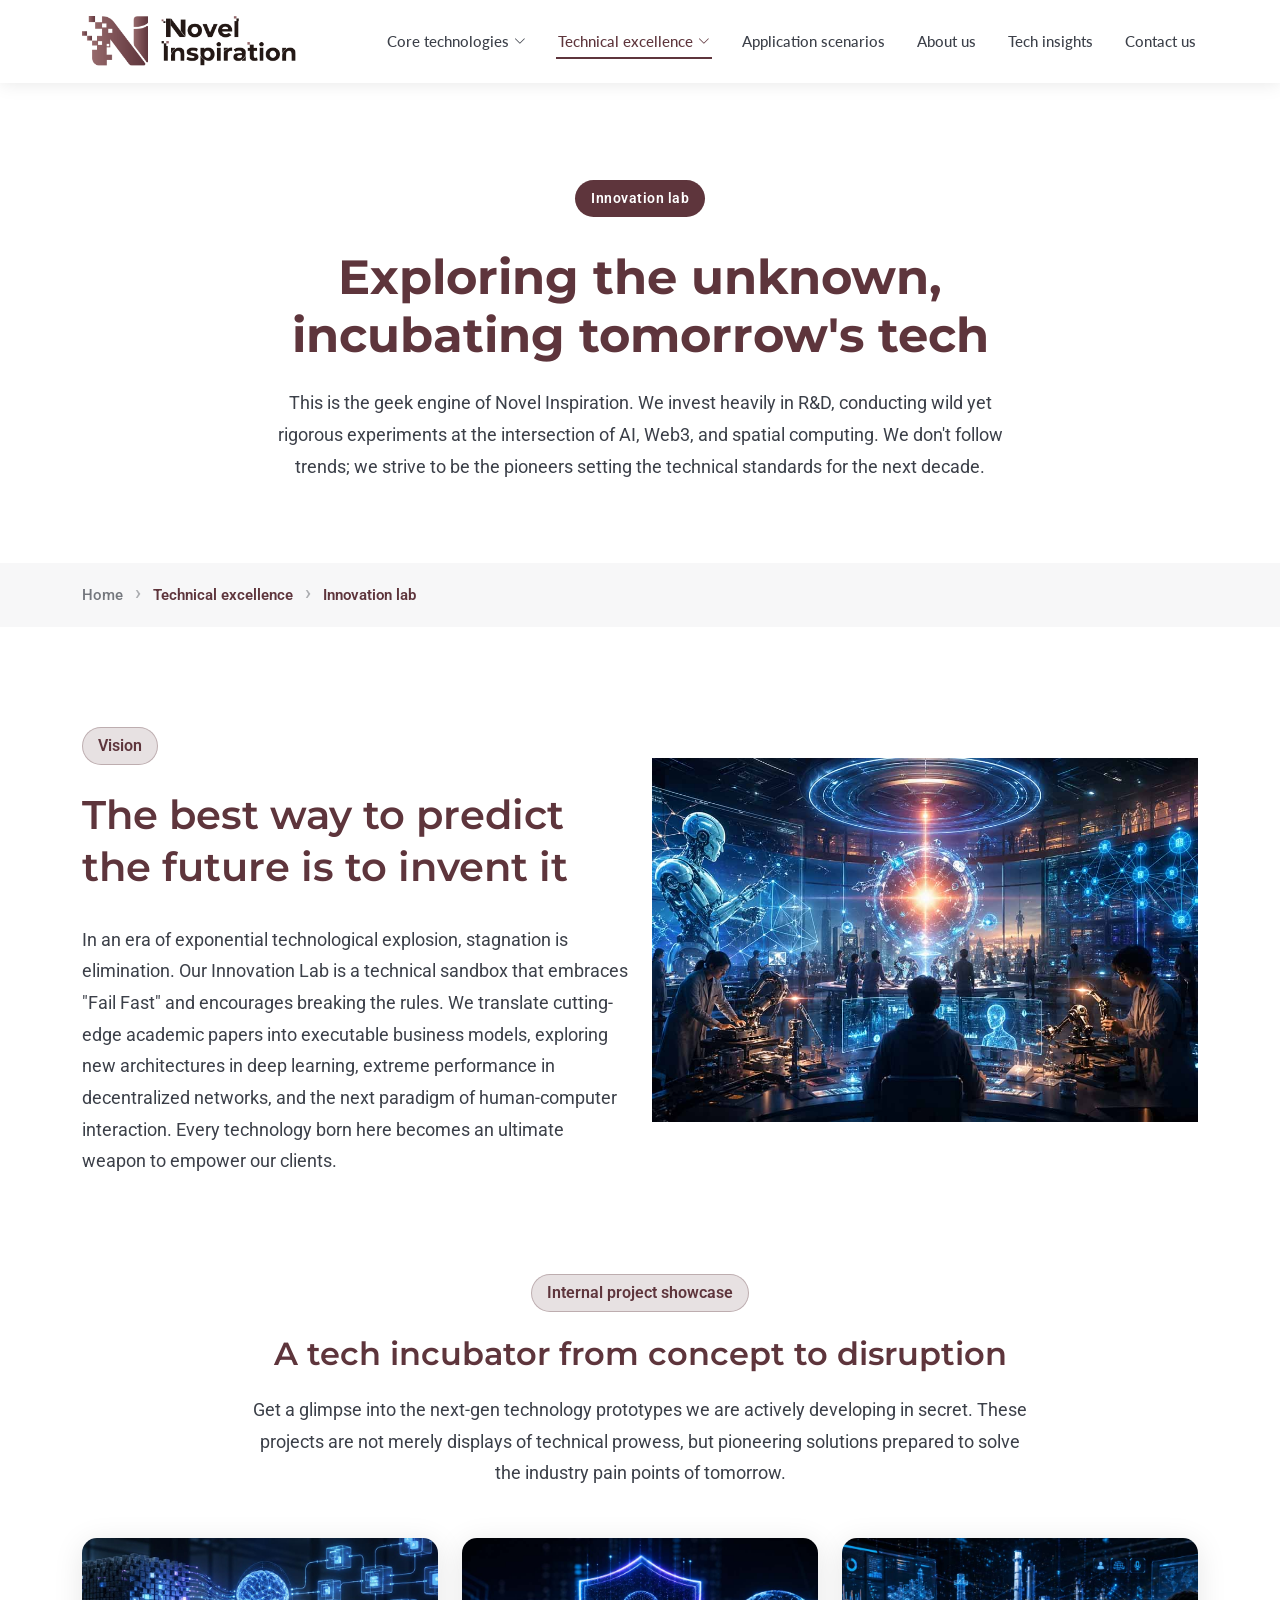
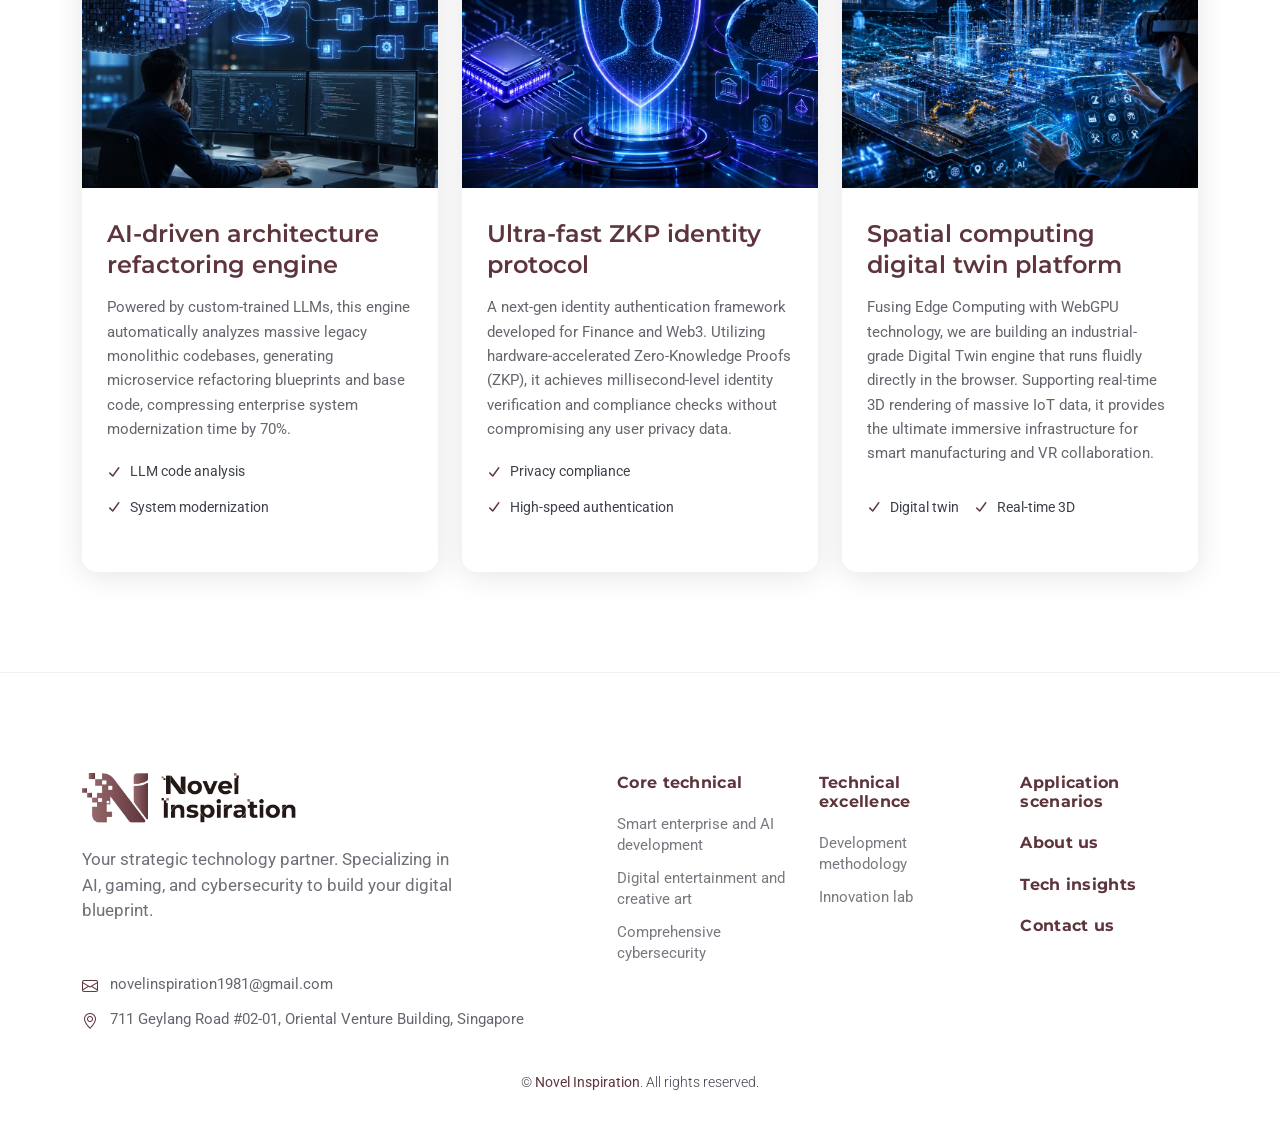
<file: Innovation_lab.html>
<!DOCTYPE html>
<html lang="en">

<head>
  <meta charset="utf-8">
  <meta content="width=device-width, initial-scale=1.0" name="viewport">
  <title>Innovation lab - Novel Inspiration</title>
  <meta name="description" content="Novel Inspiration has been committed to providing world-class technology solutions to help enterprises achieve digital transformation. Our multi-disciplinary technical team collaborates closely to provide targeted technical support for different clients. From Artificial Intelligence to Digital Entertainment, from Cybersecurity to Digital Transformation, we consistently maintain the highest standards of technical excellence and provide strong support for our clients' success.">
  <meta name="keywords" content="Smart enterprise and AI development, Digital entertainment and creative arts, Comprehensive cybersecurity">


  <!-- Favicons -->
  <link href="assets/img/health/favicon.png" rel="icon">

  <!-- Fonts -->
  <link href="https://fonts.googleapis.com" rel="preconnect">
  <link href="https://fonts.gstatic.com" rel="preconnect" crossorigin>
  <link
    href="https://fonts.googleapis.com/css2?family=Roboto:ital,wght@0,100;0,300;0,400;0,500;0,700;0,900;1,100;1,300;1,400;1,500;1,700;1,900&family=Montserrat:ital,wght@0,100;0,200;0,300;0,400;0,500;0,600;0,700;0,800;0,900;1,100;1,200;1,300;1,400;1,500;1,600;1,700;1,800;1,900&family=Lato:ital,wght@0,100;0,300;0,400;0,700;0,900;1,100;1,300;1,400;1,700;1,900&display=swap"
    rel="stylesheet">

  <!-- Vendor CSS Files -->
  <link href="assets/vendor/bootstrap/css/bootstrap.min.css" rel="stylesheet">
  <link href="assets/vendor/bootstrap-icons/bootstrap-icons.css" rel="stylesheet">
  <link href="assets/vendor/aos/aos.css" rel="stylesheet">
  <link href="assets/vendor/glightbox/css/glightbox.min.css" rel="stylesheet">
  <link href="assets/vendor/fontawesome-free/css/all.min.css" rel="stylesheet">
  <link href="assets/vendor/swiper/swiper-bundle.min.css" rel="stylesheet">

  <!-- Main CSS File -->
  <link href="assets/css/main.css" rel="stylesheet">
</head>

<body class="services-page">

  <header id="header" class="header fixed-top">

    <div class="branding d-flex align-items-cente">

      <div class="container position-relative d-flex align-items-center justify-content-between">
        <a href="index.html" class="logo d-flex align-items-center">         
          <img src="assets/img/health/logo.png" alt="Novel Inspiration">
        </a>

        <nav id="navmenu" class="navmenu">
          <ul>
            
            <li class="dropdown"><a><span>Core technologies</span> <i class="bi bi-chevron-down toggle-dropdown"></i></a>
            <ul>
              <li><a href="technical_services_ai.html">Smart enterprise and AI development</a></li>
              <li><a href="technical_services_digital.html">Digital entertainment and creative arts</a></li>
              <li><a href="technical_services_cybersecurity.html">Global cybersecurity</a></li>
            </ul>
            </li>

            <li class="dropdown"><a><span>Technical excellence</span> <i class="bi bi-chevron-down toggle-dropdown"></i></a>
            <ul>
              <li><a href="tech_develop.html">Development methodology</a></li>
              <li><a href="Innovation_lab.html">Innovation lab</a></li>
            </ul>
            </li>

            <li><a href="application_scenarios.html">Application scenarios</a></li>
            <li><a href="about.html">About us</a></li>
            <li><a href="tech_insights.html">Tech insights</a></li>
            <li><a href="contact.html">Contact us</a></li>
          </ul>
          <i class="mobile-nav-toggle d-xl-none bi bi-list"></i>
        </nav>

      </div>

    </div>

  </header>

  <main class="main">

    <!-- Page Title -->
    <div class="page-title">
      <div class="heading">
        <div class="container">
          <div class="row d-flex justify-content-center text-center">
            <div class="col-lg-8">

               <div class="service-header">
              <div class="service-category">
                <span>Innovation lab</span>
              </div>
            </div>


              <h1 class="heading-title">Exploring the unknown, incubating tomorrow's tech</h1>
              <p class="mb-0">This is the geek engine of Novel Inspiration. We invest heavily in R&D, conducting wild yet rigorous experiments at the intersection of AI, Web3, and spatial computing. We don't follow trends; we strive to be the pioneers setting the technical standards for the next decade.
              </p>
            </div>
          </div>
        </div>
      </div>
      <nav class="breadcrumbs">
        <div class="container">
          <ol>
            <li><a href="index.html">Home</a></li>
            <li class="current">Technical excellence</li>
            <li class="current">Innovation lab</li>
          </ol>
        </div>
      </nav>
    </div><!-- End Page Title -->

    <!-- Services Section -->
    <section id="services" class="services section">

      <div class="container" data-aos="fade-up" data-aos-delay="100">




         <div class="row align-items-center">
          <div class="col-lg-6" data-aos="fade-right" data-aos-delay="100">
            <div class="about-content ">
               <div class="trust-badges mb-4 lab" data-aos="fade-right" data-aos-delay="200">
                <div class="service-category">
                  <span>Vision</span>
                </div>
                
              </div>
              <h2>The best way to predict the future is to invent it</h2>
              <p class="lead">In an era of exponential technological explosion, stagnation is elimination. Our Innovation Lab is a technical sandbox that embraces "Fail Fast" and encourages breaking the rules. We translate cutting-edge academic papers into executable business models, exploring new architectures in deep learning, extreme performance in decentralized networks, and the next paradigm of human-computer interaction. Every technology born here becomes an ultimate weapon to empower our clients.</p>
            </div><!-- End About Content -->
          </div>

          <div class="col-lg-6" data-aos="fade-left" data-aos-delay="200">
            <div class="image-wrapper mb-5">
              <img src="assets/img/health/lab.jpg" class="img-fluid main-image" alt="Healthcare facility">             
            </div><!-- End Image Wrapper -->
          </div>
        </div>




<div class="row gy-4 mt-5">


  <div class="col-lg-12 text-center">
     <div class="trust-badges mb-4 lab" data-aos="fade-right" data-aos-delay="200">
                <div class="service-category">
                  <span>Internal project showcase</span>
                </div>
                
              </div>
              <h3>A tech incubator from concept to disruption</h3>
              <p class="mx-auto" style="max-width: 70%;">Get a glimpse into the next-gen technology prototypes we are actively developing in secret. These projects are not merely displays of technical prowess, but pioneering solutions prepared to solve the industry pain points of tomorrow.</p>
            </div>



          <div class="col-lg-4 col-md-6" data-aos="fade-up" data-aos-delay="200">
            <div class="service-item">
              <div class="service-image">
                <img src="assets/img/health/lab-1.jpg" alt="Cardiology Services" class="img-fluid">
              </div>
              <div class="service-content">
                <h3>AI-driven architecture refactoring engine</h3>
                <p>Powered by custom-trained LLMs, this engine automatically analyzes massive legacy monolithic codebases, generating microservice refactoring blueprints and base code, compressing enterprise system modernization time by 70%.</p>
                <div class="service-features">
                  <span class="feature-item"><i class="fas fa-check"></i> LLM code analysis</span>
                  <span class="feature-item"><i class="fas fa-check"></i> System modernization</span>
                </div>
              </div>
            </div>
          </div><!-- End Service Item -->

          <div class="col-lg-4 col-md-6" data-aos="fade-up" data-aos-delay="250">
            <div class="service-item">
              <div class="service-image">
                <img src="assets/img/health/lab-2.jpg" alt="Neurology Services" class="img-fluid">               
              </div>
              <div class="service-content">
                <h3>Ultra-fast ZKP identity protocol</h3>
                <p>A next-gen identity authentication framework developed for Finance and Web3. Utilizing hardware-accelerated Zero-Knowledge Proofs (ZKP), it achieves millisecond-level identity verification and compliance checks without compromising any user privacy data.</p>
                <div class="service-features">
                  <span class="feature-item"><i class="fas fa-check"></i> Privacy compliance</span>
                  <span class="feature-item"><i class="fas fa-check"></i> High-speed authentication</span>
                </div>
              </div>
            </div>
          </div><!-- End Service Item -->

          <div class="col-lg-4 col-md-6" data-aos="fade-up" data-aos-delay="300">
            <div class="service-item">
              <div class="service-image">
                <img src="assets/img/health/lab-3.jpg" alt="Orthopedics Services" class="img-fluid">
                
              </div>
              <div class="service-content">
                <h3>Spatial computing digital twin platform</h3>
                <p>Fusing Edge Computing with WebGPU technology, we are building an industrial-grade Digital Twin engine that runs fluidly directly in the browser. Supporting real-time 3D rendering of massive IoT data, it provides the ultimate immersive infrastructure for smart manufacturing and VR collaboration.
                </p>
                <div class="service-features">
                  <span class="feature-item"><i class="fas fa-check"></i> Digital twin</span>
                  <span class="feature-item"><i class="fas fa-check"></i> Real-time 3D</span>
                </div>
               
              </div>
            </div>
          </div><!-- End Service Item -->

        </div>
   </section>

      </div>

    <!-- /Services Section -->

  </main>

 <footer id="footer" class="footer-16 footer position-relative">

    <div class="container">

      <div class="footer-main">
        <div class="row align-items-start">

          <div class="col-lg-5">
            <div class="brand-section">
              <a class="logo d-flex align-items-center mb-4">
                <img src="assets/img/health/logo.png" alt="Novel Inspiration">
              </a>
              <p class="brand-description">Your strategic technology partner. Specializing in AI, gaming, and cybersecurity to build your digital blueprint.</p>

              <div class="contact-info mt-5">
                 <div class="contact-item">
                  <i class="bi bi-envelope"></i>
                  <span>novelinspiration1981@gmail.com</span>
                </div>
                <div class="contact-item">
                  <i class="bi bi-geo-alt"></i>
                  <span>711 Geylang Road #02-01, Oriental Venture Building, Singapore</span>
                </div>
              </div>
            </div>
          </div>

          <div class="col-lg-7">
            <div class="footer-nav-wrapper">
              <div class="row">

                <div class="col-6 col-lg-4">
                  <div class="nav-column">
                    <h6><strong>Core technical</strong></h6>
                    <nav class="footer-nav">
                      <a href="technical_services_ai.html"><strong>Smart enterprise and AI development</strong></a>
                      <a href="technical_services_digital.html"><strong>Digital entertainment and creative art</strong></a>
                      <a href="technical_services_cybersecurity.html"><strong>Comprehensive cybersecurity</strong></a>
                    </nav>
                  </div>
                </div>

                <div class="col-6 col-lg-4">
                  <div class="nav-column">
                    <h6><strong>Technical excellence</strong></h6>
                    <nav class="footer-nav">
                      <a href="tech_develop.html"><strong>Development methodology</strong></a>
                      <a href="#"><strong>Innovation lab</strong></a>                      
                    </nav>
                  </div>
                </div>

                <div class="col-6 col-lg-4">
                  <div class="nav-column">
                    <a href="application_scenarios.html"><h6><strong>Application scenarios</strong></h6></a>
                    <a href="about.html"><h6><strong>About us</strong></h6></a>
                    <a href="tech_insights.html"><h6><strong>Tech insights</strong></h6></a>
                    <a href="contact.html"><h6><strong>Contact us</strong></h6></a>  
                  </div>
                </div>
              </div>
            </div>
          </div>

        </div>

    <div class="footer-bottom">
      <div class="container">
        <div class="bottom-content">
          <div class="row align-items-center">

            <div class="col-lg-12 text-center">
              <div class="copyright">
                <p>© <span class="sitename">Novel Inspiration</span>. All rights reserved.</p>
              </div>
            </div>
          </div>
        </div>
      </div>
    </div>

      </div>

    </div>



  </footer>


  <!-- Scroll Top -->
  <a href="#!" id="scroll-top" class="scroll-top d-flex align-items-center justify-content-center"><i
      class="bi bi-arrow-up-short"></i></a>

  <!-- Preloader -->
  <div id="preloader"></div>

  <!-- Vendor JS Files -->
  <script src="assets/vendor/bootstrap/js/bootstrap.bundle.min.js"></script>
  <script src="assets/vendor/php-email-form/validate.js"></script>
  <script src="assets/vendor/aos/aos.js"></script>
  <script src="assets/vendor/glightbox/js/glightbox.min.js"></script>
  <script src="assets/vendor/purecounter/purecounter_vanilla.js"></script>
  <script src="assets/vendor/swiper/swiper-bundle.min.js"></script>

  <!-- Main JS File -->
  <script src="assets/js/main.js"></script>

</body>

</html>
</file>
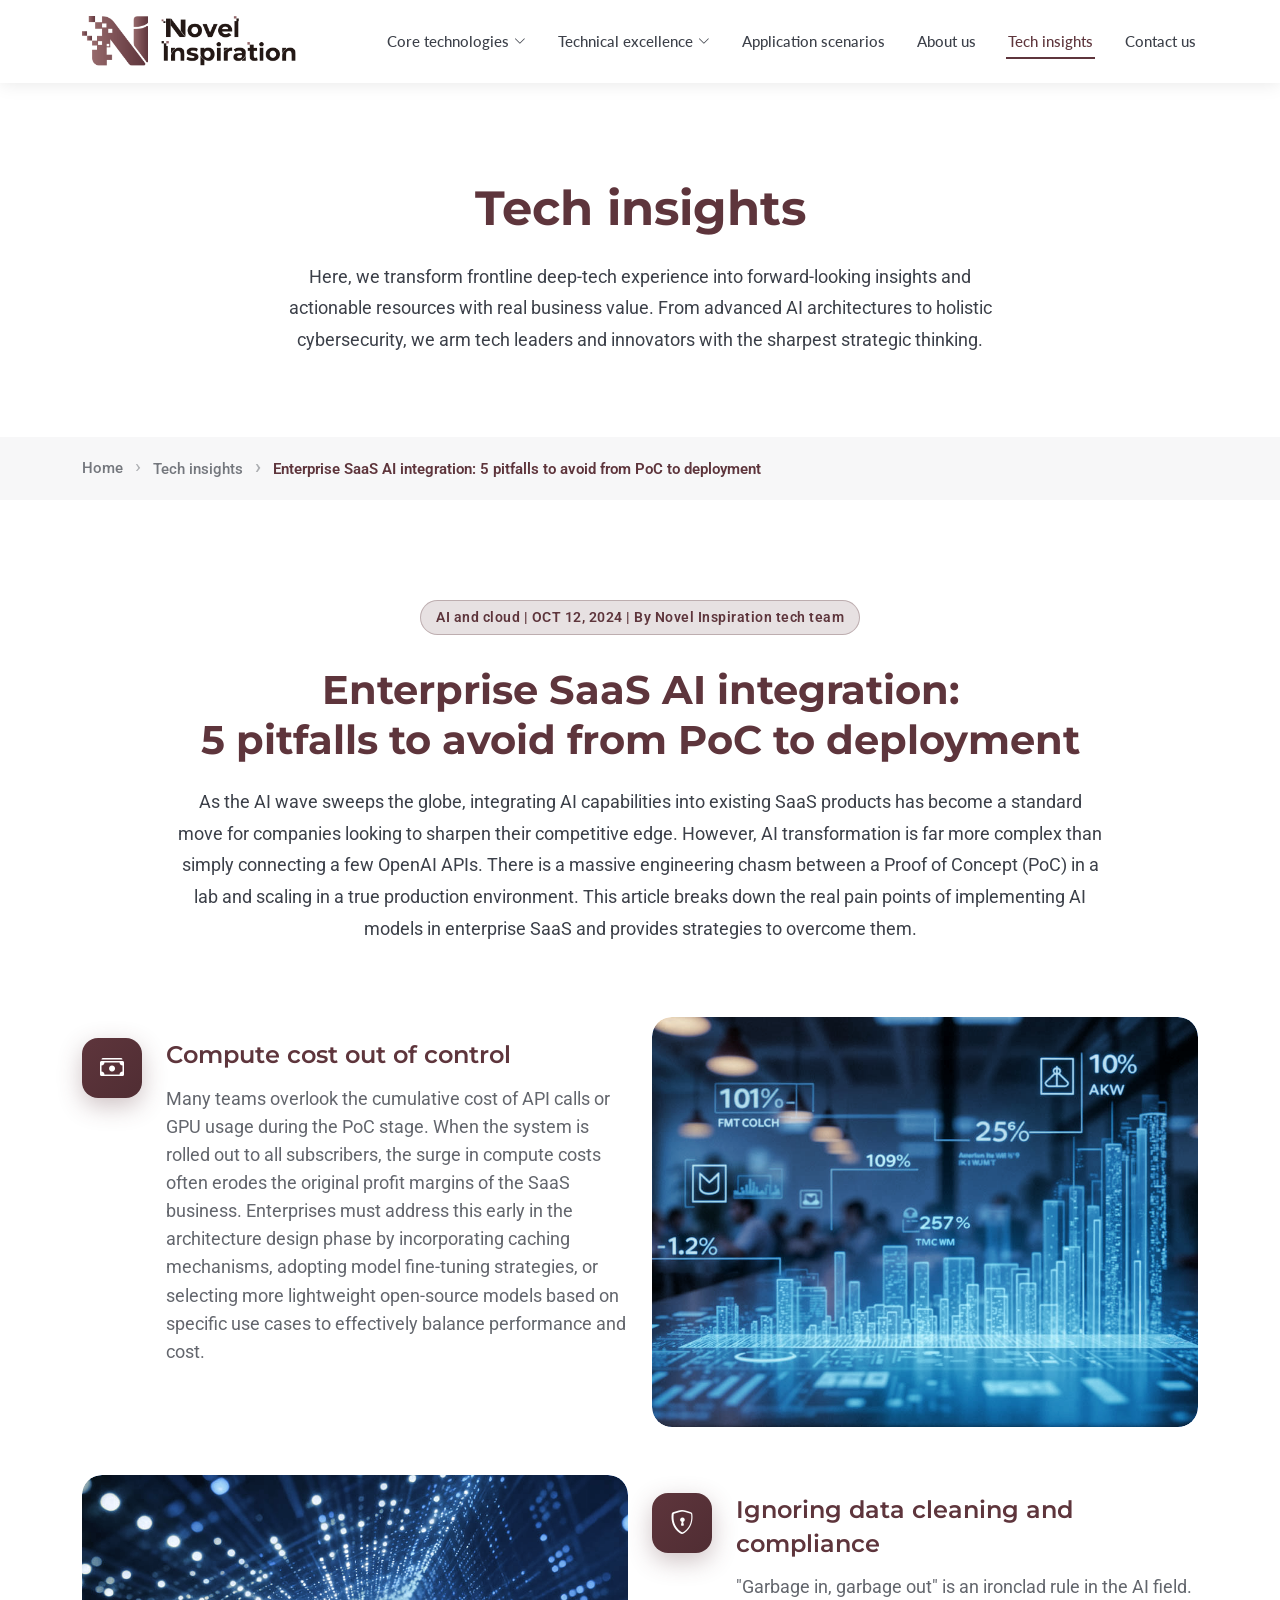
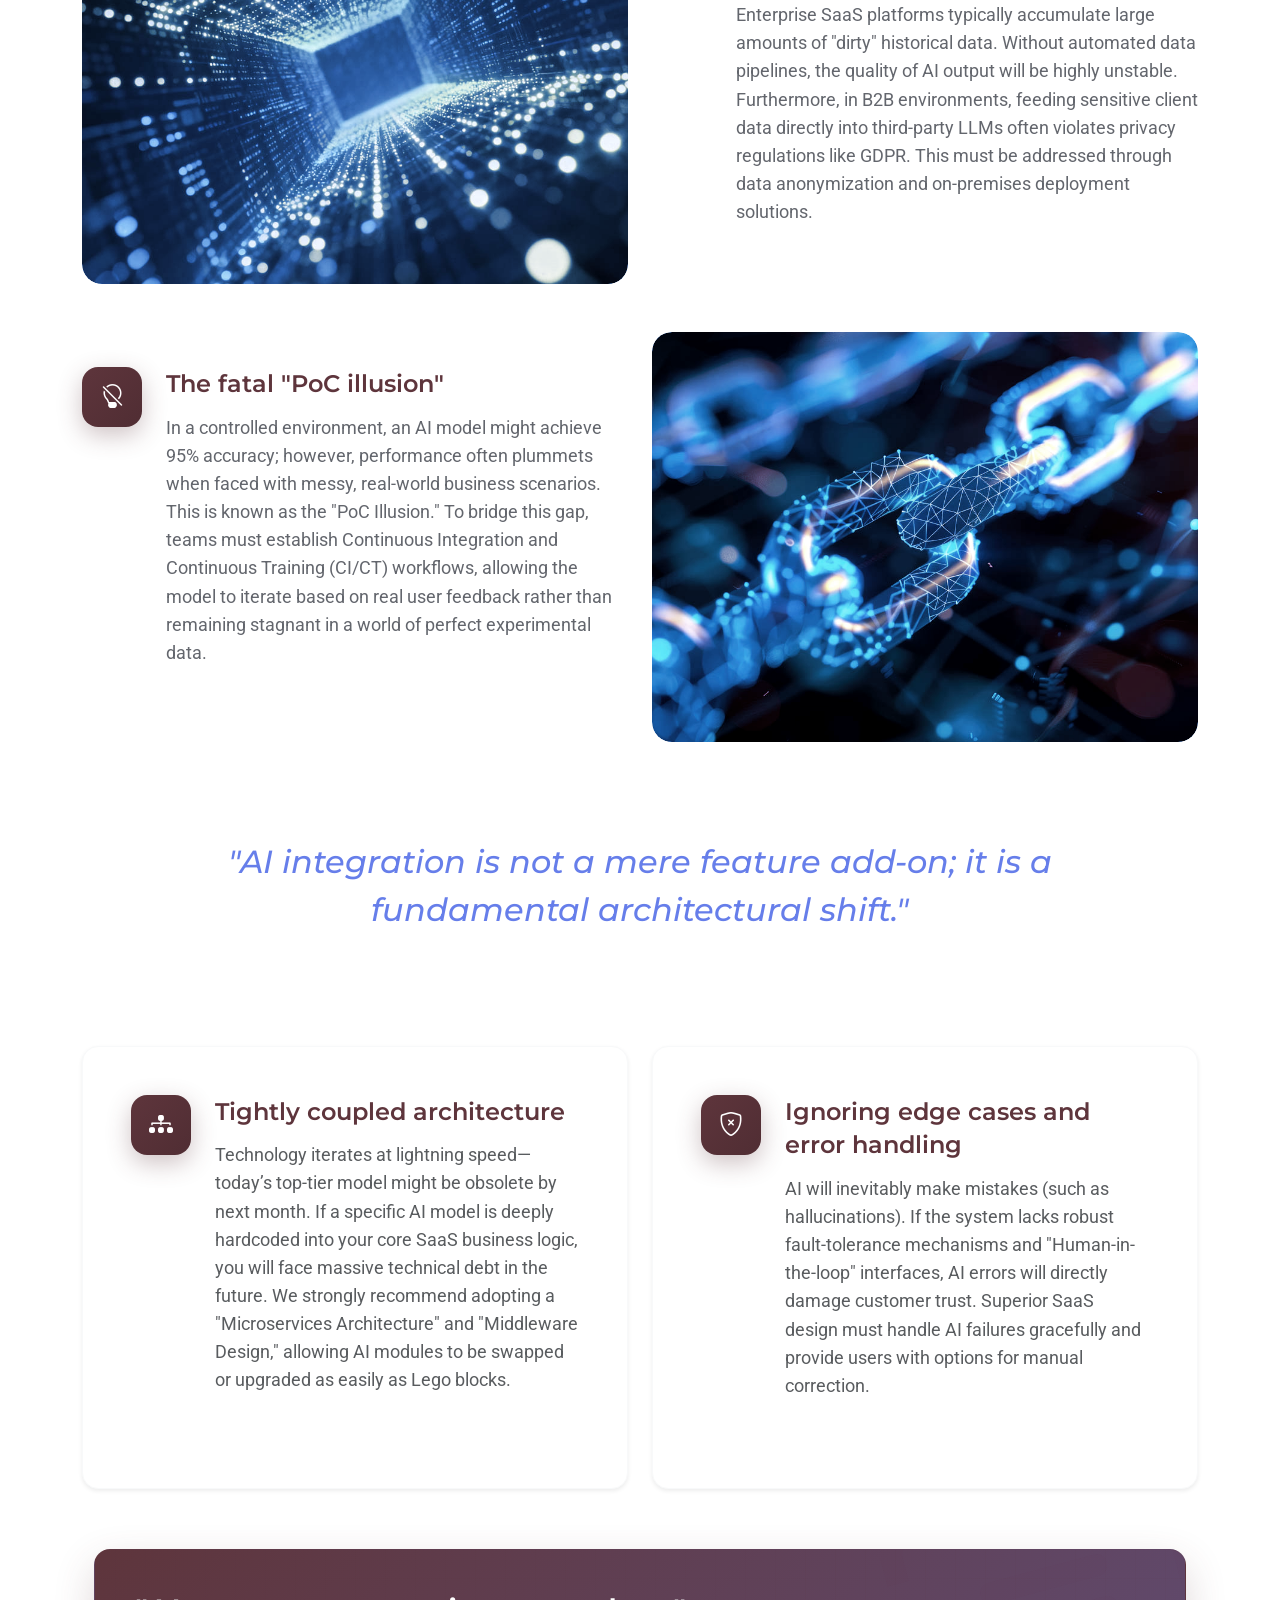
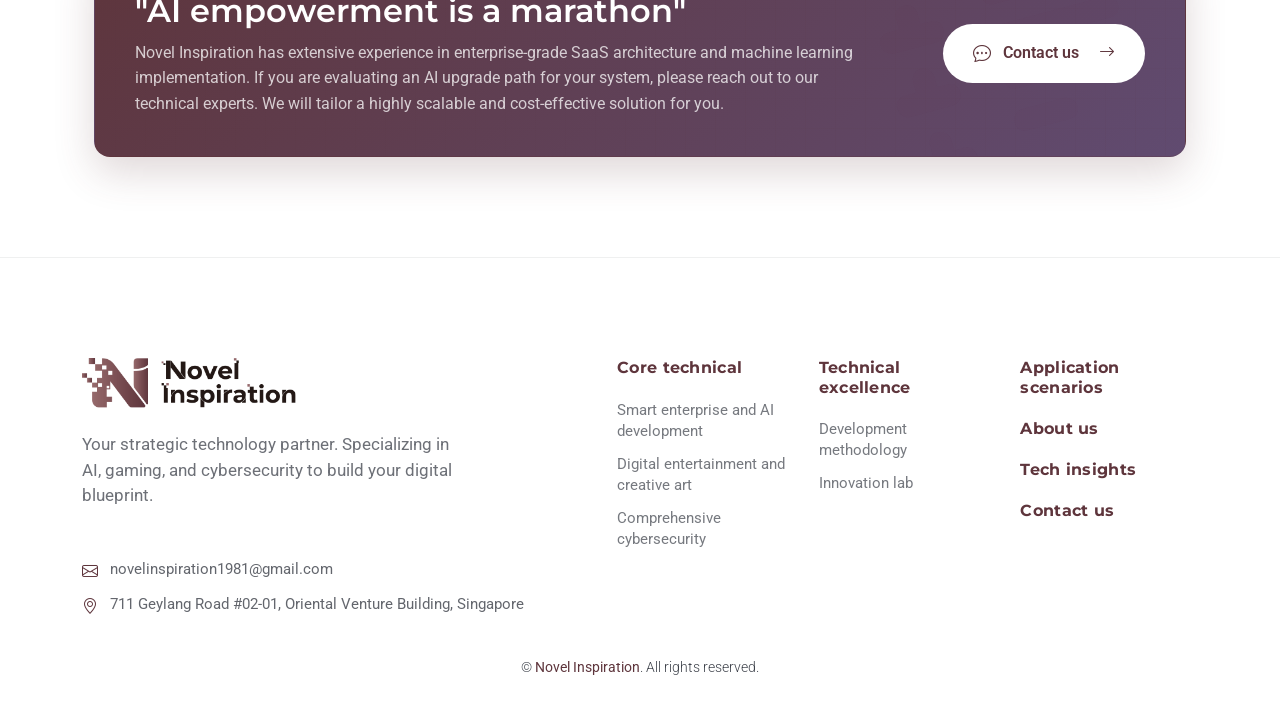
<file: insights_enterprise.html>
<!DOCTYPE html>
<html lang="en">

<head>
  <meta charset="utf-8">
  <meta content="width=device-width, initial-scale=1.0" name="viewport">
  <title>Enterprise SaaS AI integration</title>
  <meta name="description" content="Novel Inspiration has been committed to providing world-class technology solutions to help enterprises achieve digital transformation. Our multi-disciplinary technical team collaborates closely to provide targeted technical support for different clients. From Artificial Intelligence to Digital Entertainment, from Cybersecurity to Digital Transformation, we consistently maintain the highest standards of technical excellence and provide strong support for our clients' success.">
  <meta name="keywords" content="Smart enterprise and AI development, Digital entertainment and creative arts, Comprehensive cybersecurity">


  <!-- Favicons -->
  <link href="assets/img/health/favicon.png" rel="icon">

  <!-- Fonts -->
  <link href="https://fonts.googleapis.com" rel="preconnect">
  <link href="https://fonts.gstatic.com" rel="preconnect" crossorigin>
  <link
    href="https://fonts.googleapis.com/css2?family=Roboto:ital,wght@0,100;0,300;0,400;0,500;0,700;0,900;1,100;1,300;1,400;1,500;1,700;1,900&family=Montserrat:ital,wght@0,100;0,200;0,300;0,400;0,500;0,600;0,700;0,800;0,900;1,100;1,200;1,300;1,400;1,500;1,600;1,700;1,800;1,900&family=Lato:ital,wght@0,100;0,300;0,400;0,700;0,900;1,100;1,300;1,400;1,700;1,900&display=swap"
    rel="stylesheet">

  <!-- Vendor CSS Files -->
  <link href="assets/vendor/bootstrap/css/bootstrap.min.css" rel="stylesheet">
  <link href="assets/vendor/bootstrap-icons/bootstrap-icons.css" rel="stylesheet">
  <link href="assets/vendor/aos/aos.css" rel="stylesheet">
  <link href="assets/vendor/glightbox/css/glightbox.min.css" rel="stylesheet">
  <link href="assets/vendor/fontawesome-free/css/all.min.css" rel="stylesheet">
  <link href="assets/vendor/swiper/swiper-bundle.min.css" rel="stylesheet">

  <!-- Main CSS File -->
  <link href="assets/css/main.css" rel="stylesheet">
  <style>
    .unified-visual {
      position: relative;
    }
    .unified-visual::after {
      content: '';
      position: absolute;
      inset: 0;
      background-color: var(--bs-primary, #0d6efd);
      /* opacity: 0.15; */
      opacity: 0.3;
      mix-blend-mode: color;
      pointer-events: none;
      transition: opacity 0.4s ease;
    }
    .unified-visual:hover::after {
      opacity: 0;
    }
    .unified-visual img {
      filter: grayscale(25%) contrast(1.05);
      transition: filter 0.4s ease;
    }
    .unified-visual:hover img {
      filter: grayscale(0%) contrast(1);
    }
  </style>
</head>

<body class="service-details-page">

  <header id="header" class="header fixed-top">

    <!-- End Top Bar -->

    <div class="branding d-flex align-items-cente">

      <div class="container position-relative d-flex align-items-center justify-content-between">
        <a href="index.html" class="logo d-flex align-items-center">
          <img src="assets/img/health/logo.png" alt="Novel Inspiration">
        </a>

        <nav id="navmenu" class="navmenu">
          <ul>
            
            <li class="dropdown"><a><span>Core technologies</span> <i class="bi bi-chevron-down toggle-dropdown"></i></a>
            <ul>
              <li><a href="technical_services_ai.html">Smart enterprise and AI development</a></li>
              <li><a href="technical_services_digital.html">Digital entertainment and creative arts</a></li>
              <li><a href="technical_services_cybersecurity.html">Global cybersecurity</a></li>
            </ul>
            </li>

            <li class="dropdown"><a><span>Technical excellence</span> <i class="bi bi-chevron-down toggle-dropdown"></i></a>
            <ul>
              <li><a href="tech_develop.html">Development methodology</a></li>
              <li><a href="Innovation_lab.html">Innovation lab</a></li>
            </ul>
            </li>

            <li><a href="application_scenarios.html">Application scenarios</a></li>
            <li><a href="about.html">About us</a></li>
            <li><a href="tech_insights.html">Tech insights</a></li>
            <li><a href="contact.html">Contact us</a></li>
          </ul>
          <i class="mobile-nav-toggle d-xl-none bi bi-list"></i>
        </nav>

      </div>

    </div>

  </header>

  <main class="main">

    <!-- Page Title -->
    <div class="page-title">
      <div class="heading">
        <div class="container">
          <div class="row d-flex justify-content-center text-center">
            <div class="col-lg-8">
              <h1 class="heading-title">Tech insights</h1>
              <p class="mb-0">Here, we transform frontline deep-tech experience into forward-looking insights and actionable resources with real business value. From advanced AI architectures to holistic cybersecurity, we arm tech leaders and innovators with the sharpest strategic thinking.
              </p>
            </div>
          </div>
        </div>
      </div>
      <nav class="breadcrumbs">
        <div class="container">
          <ol>
            <li><a href="index.html">Home</a></li>
            <li><a href="tech_insights.html">Tech insights</a></li>
            <li class="current">Enterprise SaaS AI integration: 5 pitfalls to avoid from PoC to deployment</li>
          </ol>
        </div>
      </nav>
    </div><!-- End Page Title -->

    <!-- Service Details 2 Section -->
    <section id="service-details-2" class="service-details-2 section">

      <div class="container" data-aos="fade-up" data-aos-delay="100">

        <div class="row">

          <div class="col-lg-10 mx-auto text-center mb-5" data-aos="fade-up" data-aos-delay="150">
            <div class="service-header">
              <div class="service-category">
                <span>AI and cloud | OCT 12, 2024 | By Novel Inspiration tech team</span>
              </div>
              <h2 class="mb-1">Enterprise SaaS AI integration:</h2>
              <h2>5 pitfalls to avoid from PoC to deployment</h2>
              <p>As the AI wave sweeps the globe, integrating AI capabilities into existing SaaS products has become a standard move for companies looking to sharpen their competitive edge. However, AI transformation is far more complex than simply connecting a few OpenAI APIs. There is a massive engineering chasm between a Proof of Concept (PoC) in a lab and scaling in a true production environment. This article breaks down the real pain points of implementing AI models in enterprise SaaS and provides strategies to overcome them.</p>
            </div>
          </div>

        </div>

        <!-- Item 1: Text Left, Image Right -->
        <div class="row gy-4 align-items-center mb-5">
          <div class="col-lg-6" data-aos="fade-right" data-aos-delay="200">
            <div class="service-details">
              <div class="detail-item">
                <div class="icon-wrapper">
                  <i class="bi bi-cash-stack"></i>
                </div>
                <div class="content">
                  <h4>Compute cost out of control</h4>
                  <p>Many teams overlook the cumulative cost of API calls or GPU usage during the PoC stage. When the system is rolled out to all subscribers, the surge in compute costs often erodes the original profit margins of the SaaS business. Enterprises must address this early in the architecture design phase by incorporating caching mechanisms, adopting model fine-tuning strategies, or selecting more lightweight open-source models based on specific use cases to effectively balance performance and cost.</p>
                </div>
              </div>
            </div>
          </div>
          <div class="col-lg-6" data-aos="fade-left" data-aos-delay="300">
            <div class="service-visual">
              <div class="ratio ratio-4x3 rounded overflow-hidden shadow unified-visual">
                <img src="assets/img/health/insights_enterprise-1.jpg" alt="Compute cost out of control" class="object-fit-cover">
              </div>
            </div>
          </div>
        </div>

        <!-- Item 2: Image Left, Text Right (Reversed on large screens) -->
        <div class="row gy-4 align-items-center mb-5 flex-lg-row-reverse">
          <div class="col-lg-6" data-aos="fade-left" data-aos-delay="200">
            <div class="service-details">
              <div class="detail-item">
                <div class="icon-wrapper">
                  <i class="bi bi-shield-lock"></i>
                </div>
                <div class="content">
                  <h4>Ignoring data cleaning and compliance</h4>
                  <p>"Garbage in, garbage out" is an ironclad rule in the AI field. Enterprise SaaS platforms typically accumulate large amounts of "dirty" historical data. Without automated data pipelines, the quality of AI output will be highly unstable. Furthermore, in B2B environments, feeding sensitive client data directly into third-party LLMs often violates privacy regulations like GDPR. This must be addressed through data anonymization and on-premises deployment solutions.</p>
                </div>
              </div>
            </div>
          </div>
          <div class="col-lg-6" data-aos="fade-right" data-aos-delay="300">
            <div class="service-visual">
              <div class="ratio ratio-4x3 rounded overflow-hidden shadow unified-visual">
                <img src="assets/img/health/insights_enterprise-2.jpg" alt="Ignoring data cleaning and compliance" class="object-fit-cover">
              </div>
            </div>
          </div>
        </div>

        <!-- Item 3: Text Left, Image Right -->
        <div class="row gy-4 align-items-center">
          <div class="col-lg-6" data-aos="fade-right" data-aos-delay="200">
            <div class="service-details">
              <div class="detail-item">
                <div class="icon-wrapper">
                  <i class="bi bi-lightbulb-off"></i>
                </div>
                <div class="content">
                  <h4>The fatal "PoC illusion"</h4>
                  <p>In a controlled environment, an AI model might achieve 95% accuracy; however, performance often plummets when faced with messy, real-world business scenarios. This is known as the "PoC Illusion." To bridge this gap, teams must establish Continuous Integration and Continuous Training (CI/CT) workflows, allowing the model to iterate based on real user feedback rather than remaining stagnant in a world of perfect experimental data.</p>
                </div>
              </div>
            </div>
          </div>
          <div class="col-lg-6" data-aos="fade-left" data-aos-delay="300">
            <div class="service-visual">
              <div class="ratio ratio-4x3 rounded overflow-hidden shadow unified-visual">
                <img src="assets/img/health/insights_enterprise-3.jpg" alt="The fatal PoC illusion" class="object-fit-cover">
              </div>
            </div>
          </div>
        </div>

        <!-- Blockquote Transition -->
        <div class="row mt-5 mb-5 justify-content-center" data-aos="fade-up" data-aos-delay="100">
          <div class="col-lg-10 text-center">
            <div class="blockquote-wrapper p-4 p-md-5 rounded-4">
             <h3 class="fw-medium fst-italic lh-base text-primary mb-3 custom-quote-color">
                "AI integration is not a mere feature add-on; it is a fundamental architectural shift."
              </h3>
            </div>
          </div>
        </div>

        <!-- Item 4 and 5: Grid Layout -->
        <div class="row gy-4 mb-5">
          <!-- Item 4 -->
          <div class="col-lg-6" data-aos="fade-up" data-aos-delay="200">
            <div class="service-details p-4 p-md-5 h-100 rounded-4 shadow-sm border border-light" style="background-color: var(--surface-color);">
              <div class="detail-item">
                <div class="icon-wrapper">
                  <i class="bi bi-diagram-3-fill"></i>
                </div>
                <div class="content">
                  <h4>Tightly coupled architecture</h4>
                  <p class="mb-0 text-muted">Technology iterates at lightning speed—today’s top-tier model might be obsolete by next month. If a specific AI model is deeply hardcoded into your core SaaS business logic, you will face massive technical debt in the future. We strongly recommend adopting a "Microservices Architecture" and "Middleware Design," allowing AI modules to be swapped or upgraded as easily as Lego blocks.</p>
                </div>
              </div>
            </div>
          </div>
          
          <!-- Item 5 -->
          <div class="col-lg-6" data-aos="fade-up" data-aos-delay="300">
            <div class="service-details p-4 p-md-5 h-100 rounded-4 shadow-sm border border-light" style="background-color: var(--surface-color);">
              <div class="detail-item">
                <div class="icon-wrapper">
                  <i class="bi bi-shield-x"></i>
                </div>
                <div class="content">
                  <h4>Ignoring edge cases and error handling</h4>
                  <p class="mb-0 text-muted">AI will inevitably make mistakes (such as hallucinations). If the system lacks robust fault-tolerance mechanisms and "Human-in-the-loop" interfaces, AI errors will directly damage customer trust. Superior SaaS design must handle AI failures gracefully and provide users with options for manual correction.</p>
                </div>
              </div>
            </div>
          </div>
        </div>       
      
      
      <div class="featured-departments mt-5">
      <div class="container">
        <div class="emergency-banner unified-cta-banner" data-aos="fade-up" data-aos-delay="400">
          <div class="watermark-icon"><i class="bi bi-journal-text"></i></div>
          <div class="row align-items-center position-relative z-2">
            <div class="col-lg-9">
              <div class="emergency-content pe-lg-4">
                <h3 class="mb-2">"AI empowerment is a marathon"</h3>
                <p class="mb-0">Novel Inspiration has extensive experience in enterprise-grade SaaS architecture and machine learning implementation. If you are evaluating an AI upgrade path for your system, please reach out to our technical experts. We will tailor a highly scalable and cost-effective solution for you.</p>
              </div>
            </div>
            <div class="col-lg-3 text-lg-end mt-4 mt-lg-0">
              <a href="contact.html" class="emergency-btn">
                <i class="bi bi-chat-dots"></i>
                Contact us<i class="bi bi-arrow-right ms-2 fs-6"></i>
              </a>
            </div>
          </div>
        </div>
      </div>
    </div>

    </section><!-- /Service Details 2 Section -->

    

  </main>

  <footer id="footer" class="footer-16 footer position-relative">

    <div class="container">

      <div class="footer-main">
        <div class="row align-items-start">

          <div class="col-lg-5">
            <div class="brand-section">
              <a class="logo d-flex align-items-center mb-4">
                <img src="assets/img/health/logo.png" alt="Novel Inspiration">
              </a>
              <p class="brand-description">Your strategic technology partner. Specializing in AI, gaming, and cybersecurity to build your digital blueprint.</p>

              <div class="contact-info mt-5">
                 <div class="contact-item">
                  <i class="bi bi-envelope"></i>
                  <span>novelinspiration1981@gmail.com</span>
                </div>
                <div class="contact-item">
                  <i class="bi bi-geo-alt"></i>
                  <span>711 Geylang Road #02-01, Oriental Venture Building, Singapore</span>
                </div>
              </div>
            </div>
          </div>

          <div class="col-lg-7">
            <div class="footer-nav-wrapper">
              <div class="row">

                <div class="col-6 col-lg-4">
                  <div class="nav-column">
                    <h6><strong>Core technical</strong></h6>
                    <nav class="footer-nav">
                      <a href="technical_services_ai.html"><strong>Smart enterprise and AI development</strong></a>
                      <a href="technical_services_digital.html"><strong>Digital entertainment and creative art</strong></a>
                      <a href="technical_services_cybersecurity.html"><strong>Comprehensive cybersecurity</strong></a>
                    </nav>
                  </div>
                </div>

                <div class="col-6 col-lg-4">
                  <div class="nav-column">
                    <h6><strong>Technical excellence</strong></h6>
                    <nav class="footer-nav">
                      <a href="tech_develop.html"><strong>Development methodology</strong></a>
                      <a href="Innovation_lab.html"><strong>Innovation lab</strong></a>                      
                    </nav>
                  </div>
                </div>

                <div class="col-6 col-lg-4">
                  <div class="nav-column">
                    <a href="solutions.html"><h6><strong>Application scenarios</strong></h6></a>
                    <a href="about.html"><h6><strong>About us</strong></h6></a>
                    <a href="tech_insights.html"><h6><strong>Tech insights</strong></h6></a>
                    <a href="contact.html"><h6><strong>Contact us</strong></h6></a>  
                  </div>
                </div>
              </div>
            </div>
          </div>

        </div>

    <div class="footer-bottom">
      <div class="container">
        <div class="bottom-content">
          <div class="row align-items-center">

            <div class="col-lg-12 text-center">
              <div class="copyright">
                <p>© <span class="sitename">Novel Inspiration</span>. All rights reserved.</p>
              </div>
            </div>
          </div>
        </div>
      </div>
    </div>

      </div>

    </div>



  </footer>

  <!-- Scroll Top -->
  <a href="#!" id="scroll-top" class="scroll-top d-flex align-items-center justify-content-center"><i
      class="bi bi-arrow-up-short"></i></a>

  <!-- Preloader -->
  <div id="preloader"></div>

  <!-- Vendor JS Files -->
  <script src="assets/vendor/bootstrap/js/bootstrap.bundle.min.js"></script>
  <script src="assets/vendor/php-email-form/validate.js"></script>
  <script src="assets/vendor/aos/aos.js"></script>
  <script src="assets/vendor/glightbox/js/glightbox.min.js"></script>
  <script src="assets/vendor/purecounter/purecounter_vanilla.js"></script>
  <script src="assets/vendor/swiper/swiper-bundle.min.js"></script>

  <!-- Main JS File -->
  <script src="assets/js/main.js"></script>

</body>

</html>
</file>
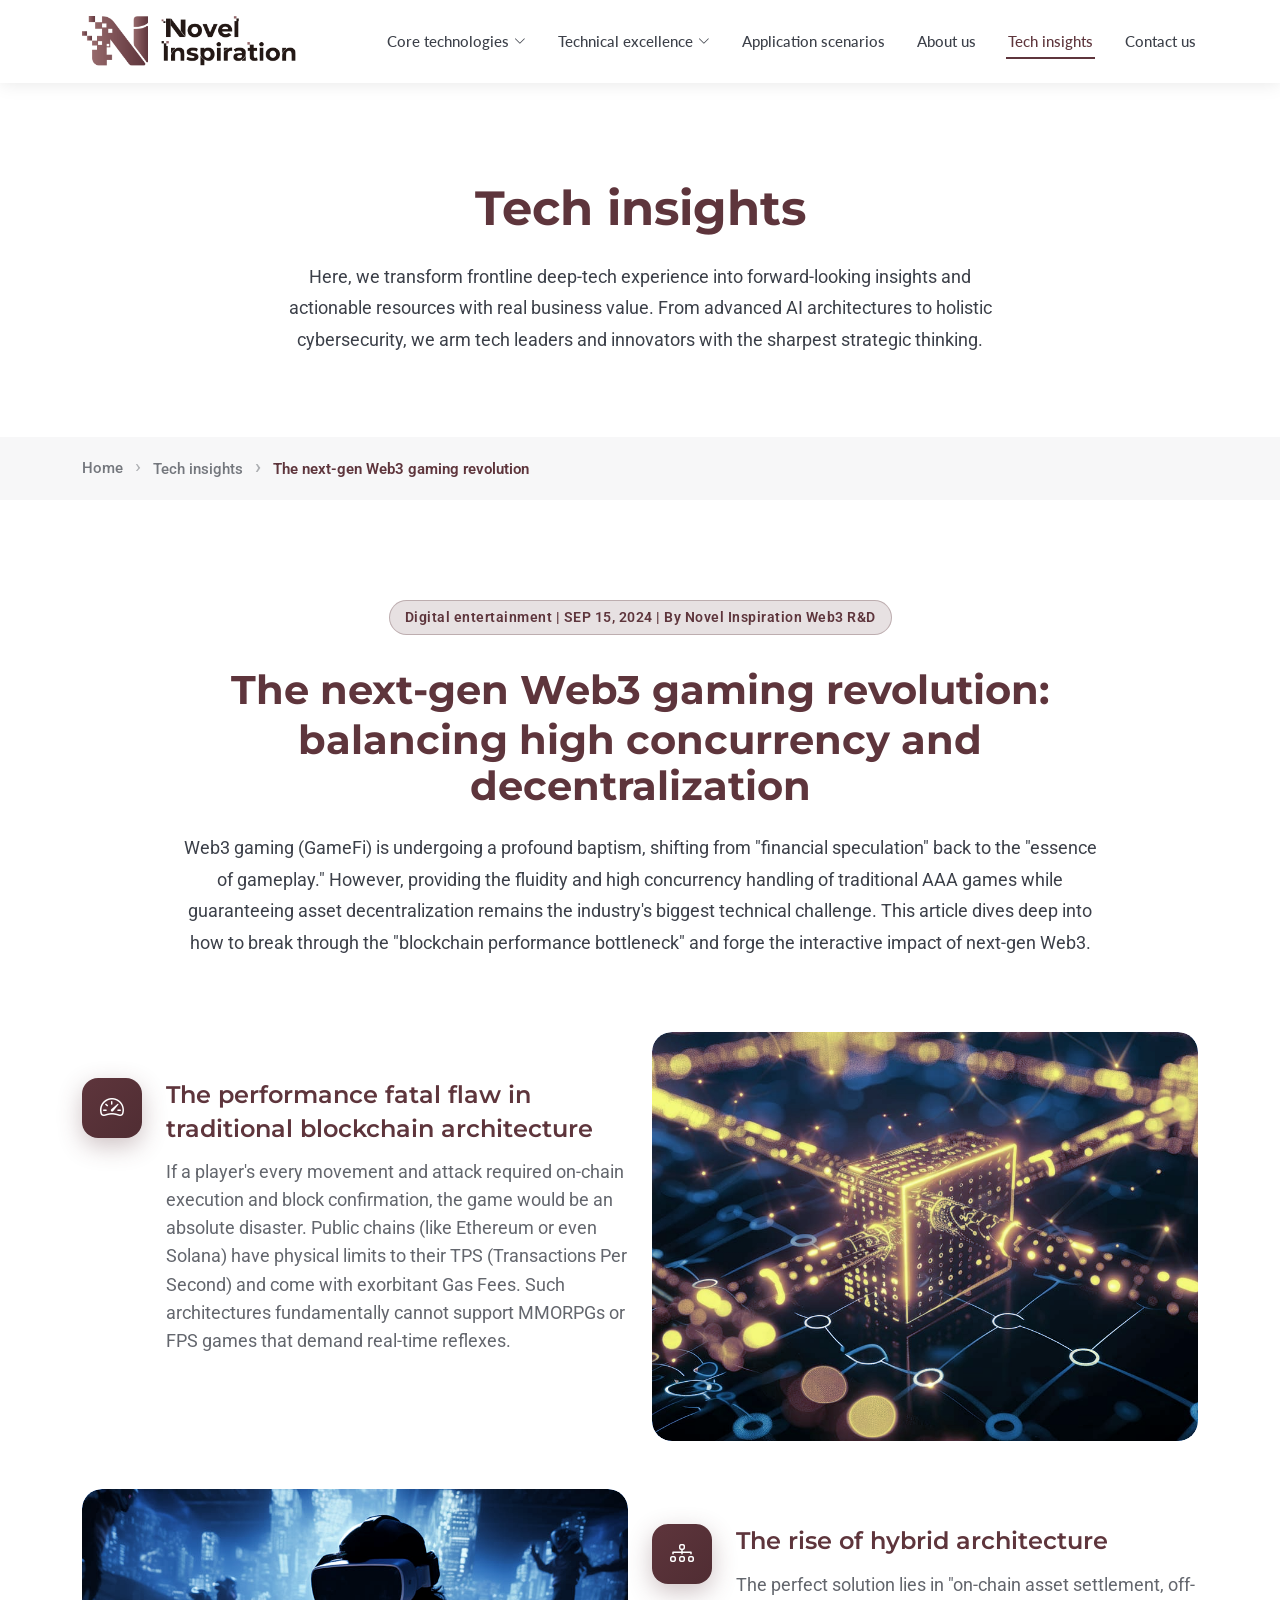
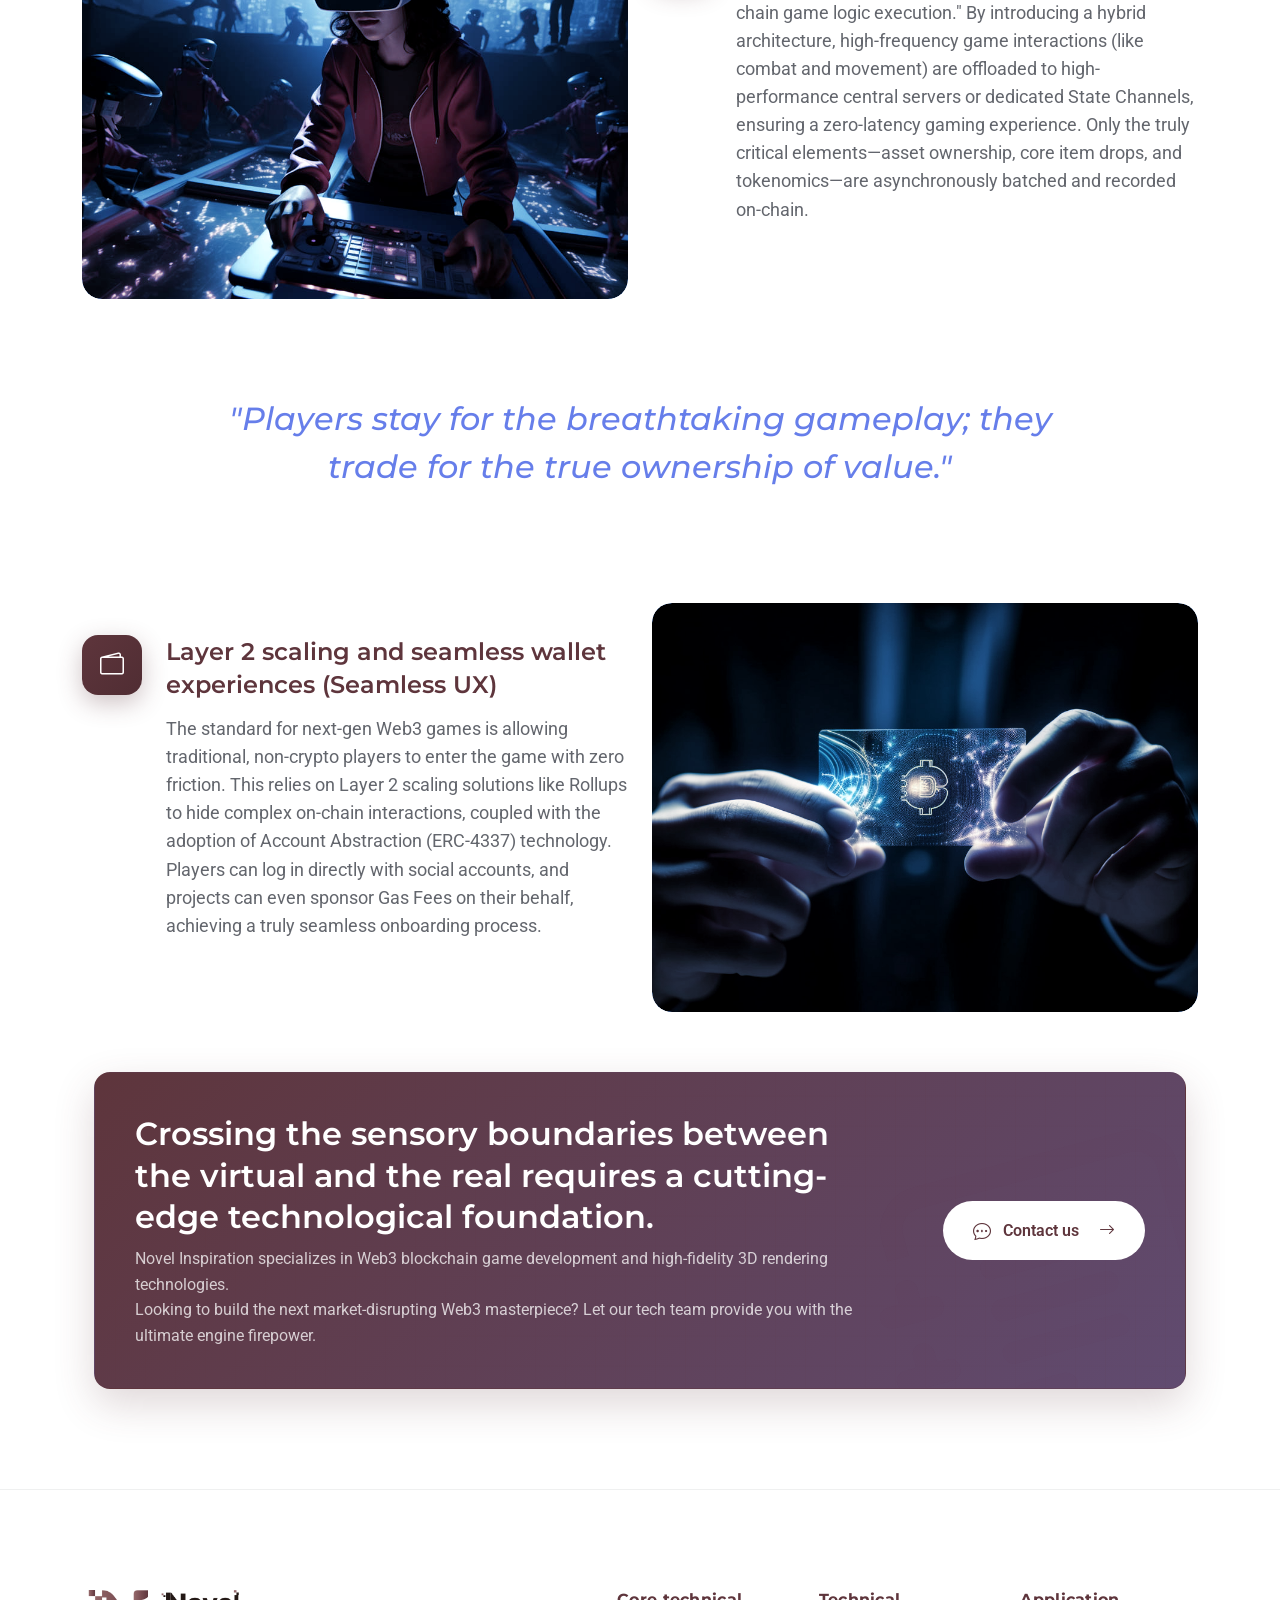
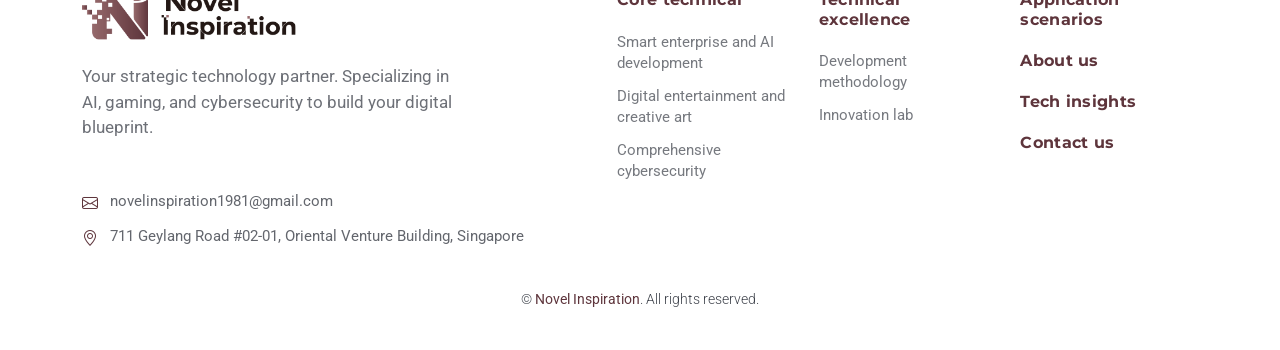
<file: insights_nextgen.html>
<!DOCTYPE html>
<html lang="en">

<head>
  <meta charset="utf-8">
  <meta content="width=device-width, initial-scale=1.0" name="viewport">
  <title>The next-gen Web3 gaming revolution</title>
  <meta name="description" content="Novel Inspiration has been committed to providing world-class technology solutions to help enterprises achieve digital transformation. Our multi-disciplinary technical team collaborates closely to provide targeted technical support for different clients. From Artificial Intelligence to Digital Entertainment, from Cybersecurity to Digital Transformation, we consistently maintain the highest standards of technical excellence and provide strong support for our clients' success.">
  <meta name="keywords" content="Smart enterprise and AI development, Digital entertainment and creative arts, Comprehensive cybersecurity">


  <!-- Favicons -->
  <link href="assets/img/health/favicon.png" rel="icon">

  <!-- Fonts -->
  <link href="https://fonts.googleapis.com" rel="preconnect">
  <link href="https://fonts.gstatic.com" rel="preconnect" crossorigin>
  <link
    href="https://fonts.googleapis.com/css2?family=Roboto:ital,wght@0,100;0,300;0,400;0,500;0,700;0,900;1,100;1,300;1,400;1,500;1,700;1,900&family=Montserrat:ital,wght@0,100;0,200;0,300;0,400;0,500;0,600;0,700;0,800;0,900;1,100;1,200;1,300;1,400;1,500;1,600;1,700;1,800;1,900&family=Lato:ital,wght@0,100;0,300;0,400;0,700;0,900;1,100;1,300;1,400;1,700;1,900&display=swap"
    rel="stylesheet">

  <!-- Vendor CSS Files -->
  <link href="assets/vendor/bootstrap/css/bootstrap.min.css" rel="stylesheet">
  <link href="assets/vendor/bootstrap-icons/bootstrap-icons.css" rel="stylesheet">
  <link href="assets/vendor/aos/aos.css" rel="stylesheet">
  <link href="assets/vendor/glightbox/css/glightbox.min.css" rel="stylesheet">
  <link href="assets/vendor/fontawesome-free/css/all.min.css" rel="stylesheet">
  <link href="assets/vendor/swiper/swiper-bundle.min.css" rel="stylesheet">

  <!-- Main CSS File -->
  <link href="assets/css/main.css" rel="stylesheet">

  <style>
    .unified-visual {
      position: relative;
    }
    .unified-visual::after {
      content: '';
      position: absolute;
      inset: 0;
      background-color: var(--bs-primary, #0d6efd);
      opacity: 0.3;
      mix-blend-mode: color;
      pointer-events: none;
      transition: opacity 0.4s ease;
    }
    .unified-visual:hover::after {
      opacity: 0;
    }
    .unified-visual img {
      filter: grayscale(25%) contrast(1.05);
      transition: filter 0.4s ease;
    }
    .unified-visual:hover img {
      filter: grayscale(0%) contrast(1);
    }
  </style>
</head>

<body class="service-details-page">

  <header id="header" class="header fixed-top">

    <!-- End Top Bar -->

    <div class="branding d-flex align-items-cente">

      <div class="container position-relative d-flex align-items-center justify-content-between">
        <a href="index.html" class="logo d-flex align-items-center">
          <img src="assets/img/health/logo.png" alt="Novel Inspiration">
        </a>

        <nav id="navmenu" class="navmenu">
          <ul>           
            
            <li class="dropdown"><a><span>Core technologies</span> <i class="bi bi-chevron-down toggle-dropdown"></i></a>
            <ul>
              <li><a href="technical_services_ai.html">Smart enterprise and AI development</a></li>
              <li><a href="technical_services_digital.html">Digital entertainment and creative arts</a></li>
              <li><a href="technical_services_cybersecurity.html">Global cybersecurity</a></li>
            </ul>
            </li>

            <li class="dropdown"><a><span>Technical excellence</span> <i class="bi bi-chevron-down toggle-dropdown"></i></a>
            <ul>
              <li><a href="tech_develop.html">Development methodology</a></li>
              <li><a href="Innovation_lab.html">Innovation lab</a></li>
            </ul>
            </li>

            <li><a href="application_scenarios.html">Application scenarios</a></li>
            <li><a href="about.html">About us</a></li>
            <li><a href="tech_insights.html">Tech insights</a></li>
            <li><a href="contact.html">Contact us</a></li>
          </ul>
          <i class="mobile-nav-toggle d-xl-none bi bi-list"></i>
        </nav>

      </div>

    </div>

  </header>

  <main class="main">

    <!-- Page Title -->
    <div class="page-title">
      <div class="heading">
        <div class="container">
          <div class="row d-flex justify-content-center text-center">
            <div class="col-lg-8">
              <h1 class="heading-title">Tech insights</h1>
              <p class="mb-0">Here, we transform frontline deep-tech experience into forward-looking insights and actionable resources with real business value. From advanced AI architectures to holistic cybersecurity, we arm tech leaders and innovators with the sharpest strategic thinking.
              </p>
            </div>
          </div>
        </div>
      </div>
      <nav class="breadcrumbs">
        <div class="container">
          <ol>
            <li><a href="index.html">Home</a></li>
            <li><a href="tech_insights.html">Tech insights</a></li>
            <li class="current">The next-gen Web3 gaming revolution</li>
          </ol>
        </div>
      </nav>
    </div><!-- End Page Title -->

    <!-- Service Details 2 Section -->
    <section id="service-details-2" class="service-details-2 section">

      <div class="container" data-aos="fade-up" data-aos-delay="100">

        <div class="row">

          <div class="col-lg-10 mx-auto text-center mb-5" data-aos="fade-up" data-aos-delay="150">
            <div class="service-header">
              <div class="service-category">
                <span>Digital entertainment | SEP 15, 2024 | By Novel Inspiration Web3 R&D</span>
              </div>
              <h2 class="mb-1">The next-gen Web3 gaming revolution:</h2>
              <h2>balancing high concurrency and decentralization</h2>
              <p>Web3 gaming (GameFi) is undergoing a profound baptism, shifting from "financial speculation" back to the "essence of gameplay." However, providing the fluidity and high concurrency handling of traditional AAA games while guaranteeing asset decentralization remains the industry's biggest technical challenge. This article dives deep into how to break through the "blockchain performance bottleneck" and forge the interactive impact of next-gen Web3.</p>
            </div>
          </div>

        </div>

        <!-- Item 1: Text Left, Image Right -->
        <div class="row gy-4 align-items-center mb-5">
          <div class="col-lg-6" data-aos="fade-right" data-aos-delay="200">
            <div class="service-details">
              <div class="detail-item">
                <div class="icon-wrapper">
                  <i class="bi bi-speedometer2"></i>
                </div>
                <div class="content">
                  <h4>The performance fatal flaw in traditional blockchain architecture</h4>
                  <p>If a player's every movement and attack required on-chain execution and block confirmation, the game would be an absolute disaster. Public chains (like Ethereum or even Solana) have physical limits to their TPS (Transactions Per Second) and come with exorbitant Gas Fees. Such architectures fundamentally cannot support MMORPGs or FPS games that demand real-time reflexes.</p>
                </div>
              </div>
            </div>
          </div>
          <div class="col-lg-6" data-aos="fade-left" data-aos-delay="300">
            <div class="service-visual">
              <div class="ratio ratio-4x3 rounded overflow-hidden shadow unified-visual">
                <img src="assets/img/health/insights_nextgen.jpg" alt="Compute cost out of control" class="object-fit-cover">
              </div>
            </div>
          </div>
        </div>

        <!-- Item 2: Image Left, Text Right (Reversed on large screens) -->
        <div class="row gy-4 align-items-center mb-5 flex-lg-row-reverse">
          <div class="col-lg-6" data-aos="fade-left" data-aos-delay="200">
            <div class="service-details">
              <div class="detail-item">
                <div class="icon-wrapper">
                  <i class="bi bi-diagram-3"></i>
                </div>
                <div class="content">
                  <h4>The rise of hybrid architecture</h4>
                  <p>The perfect solution lies in "on-chain asset settlement, off-chain game logic execution." By introducing a hybrid architecture, high-frequency game interactions (like combat and movement) are offloaded to high-performance central servers or dedicated State Channels, ensuring a zero-latency gaming experience. Only the truly critical elements—asset ownership, core item drops, and tokenomics—are asynchronously batched and recorded on-chain.</p>
                </div>
              </div>
            </div>
          </div>
          <div class="col-lg-6" data-aos="fade-right" data-aos-delay="300">
            <div class="service-visual">
              <div class="ratio ratio-4x3 rounded overflow-hidden shadow unified-visual">
                <img src="assets/img/health/insights_nextgen-1.jpg" alt="Ignoring data cleaning and compliance" class="object-fit-cover">
              </div>
            </div>
          </div>
        </div>  
        
        
        <!-- Blockquote Transition -->
        <div class="row mt-5 mb-5 justify-content-center" data-aos="fade-up" data-aos-delay="100">
          <div class="col-lg-10 text-center">
            <div class="blockquote-wrapper p-4 p-md-5 rounded-4">
             <h3 class="fw-medium fst-italic lh-base text-primary mb-3 custom-quote-color">
             "Players stay for the breathtaking gameplay; they trade for the true ownership of value."</h3>
            </div>
          </div>
        </div>



        <!-- Item 3: Text Left, Image Right -->
        <div class="row gy-4 align-items-center">
          <div class="col-lg-6" data-aos="fade-right" data-aos-delay="200">
            <div class="service-details">
              <div class="detail-item">
                <div class="icon-wrapper">
                  <i class="bi bi-wallet2"></i>
                </div>
                <div class="content">
                  <h4>Layer 2 scaling and seamless wallet experiences (Seamless UX)</h4>
                  <p>The standard for next-gen Web3 games is allowing traditional, non-crypto players to enter the game with zero friction. This relies on Layer 2 scaling solutions like Rollups to hide complex on-chain interactions, coupled with the adoption of Account Abstraction (ERC-4337) technology. Players can log in directly with social accounts, and projects can even sponsor Gas Fees on their behalf, achieving a truly seamless onboarding process.</p>
                </div>
              </div>
            </div>
          </div>
          <div class="col-lg-6" data-aos="fade-left" data-aos-delay="300">
            <div class="service-visual">
              <div class="ratio ratio-4x3 rounded overflow-hidden shadow unified-visual">
                <img src="assets/img/health/insights_nextgen-2.jpg" alt="The fatal PoC illusion" class="object-fit-cover">
              </div>
            </div>
          </div>
        </div>
    
      
      
      <div class="featured-departments mt-5">
      <div class="container">
        <div class="emergency-banner unified-cta-banner" data-aos="fade-up" data-aos-delay="400">
          <div class="watermark-icon"><i class="bi bi-journal-text"></i></div>
          <div class="row align-items-center position-relative z-2">
            <div class="col-lg-9">
              <div class="emergency-content pe-lg-4">
                <h3 class="mb-2">Crossing the sensory boundaries between the virtual and the real requires a cutting-edge technological foundation.</h3>
                <p class="mb-0">Novel Inspiration specializes in Web3 blockchain game development and high-fidelity 3D rendering technologies.</p>
                <p class="mb-0">Looking to build the next market-disrupting Web3 masterpiece? Let our tech team provide you with the ultimate engine firepower.</p>
              </div>
            </div>
            <div class="col-lg-3 text-lg-end mt-4 mt-lg-0">
              <a href="contact.html" class="emergency-btn">
                <i class="bi bi-chat-dots"></i>
                Contact us<i class="bi bi-arrow-right ms-2 fs-6"></i>
              </a>
            </div>
          </div>
        </div>
      </div>
    </div>

    </section><!-- /Service Details 2 Section -->

    

  </main>

  <footer id="footer" class="footer-16 footer position-relative">

    <div class="container">

      <div class="footer-main">
        <div class="row align-items-start">

          <div class="col-lg-5">
            <div class="brand-section">
              <a class="logo d-flex align-items-center mb-4">
                <img src="assets/img/health/logo.png" alt="Novel Inspiration">
              </a>
              <p class="brand-description">Your strategic technology partner. Specializing in AI, gaming, and cybersecurity to build your digital blueprint.</p>

              <div class="contact-info mt-5">
                 <div class="contact-item">
                  <i class="bi bi-envelope"></i>
                  <span>novelinspiration1981@gmail.com</span>
                </div>
                <div class="contact-item">
                  <i class="bi bi-geo-alt"></i>
                  <span>711 Geylang Road #02-01, Oriental Venture Building, Singapore</span>
                </div>
              </div>
            </div>
          </div>

          <div class="col-lg-7">
            <div class="footer-nav-wrapper">
              <div class="row">

                <div class="col-6 col-lg-4">
                  <div class="nav-column">
                    <h6><strong>Core technical</strong></h6>
                    <nav class="footer-nav">
                      <a href="technical_services_ai.html"><strong>Smart enterprise and AI development</strong></a>
                      <a href="technical_services_digital.html"><strong>Digital entertainment and creative art</strong></a>
                      <a href="technical_services_cybersecurity.html"><strong>Comprehensive cybersecurity</strong></a>
                    </nav>
                  </div>
                </div>

                <div class="col-6 col-lg-4">
                  <div class="nav-column">
                    <h6><strong>Technical excellence</strong></h6>
                    <nav class="footer-nav">
                      <a href="tech_develop.html"><strong>Development methodology</strong></a>
                      <a href="Innovation_lab.html"><strong>Innovation lab</strong></a>                      
                    </nav>
                  </div>
                </div>

                <div class="col-6 col-lg-4">
                  <div class="nav-column">
                    <a href="application_scenarios.html"><h6><strong>Application scenarios</strong></h6></a>
                    <a href="about.html"><h6><strong>About us</strong></h6></a>
                    <a href="tech_insights.html"><h6><strong>Tech insights</strong></h6></a>
                    <a href="contact.html"><h6><strong>Contact us</strong></h6></a>  
                  </div>
                </div>
              </div>
            </div>
          </div>

        </div>

    <div class="footer-bottom">
      <div class="container">
        <div class="bottom-content">
          <div class="row align-items-center">

            <div class="col-lg-12 text-center">
              <div class="copyright">
                <p>© <span class="sitename">Novel Inspiration</span>. All rights reserved.</p>
              </div>
            </div>
          </div>
        </div>
      </div>
    </div>

      </div>

    </div>



  </footer>

  <!-- Scroll Top -->
  <a href="#!" id="scroll-top" class="scroll-top d-flex align-items-center justify-content-center"><i
      class="bi bi-arrow-up-short"></i></a>

  <!-- Preloader -->
  <div id="preloader"></div>

  <!-- Vendor JS Files -->
  <script src="assets/vendor/bootstrap/js/bootstrap.bundle.min.js"></script>
  <script src="assets/vendor/php-email-form/validate.js"></script>
  <script src="assets/vendor/aos/aos.js"></script>
  <script src="assets/vendor/glightbox/js/glightbox.min.js"></script>
  <script src="assets/vendor/purecounter/purecounter_vanilla.js"></script>
  <script src="assets/vendor/swiper/swiper-bundle.min.js"></script>

  <!-- Main JS File -->
  <script src="assets/js/main.js"></script>

</body>

</html>
</file>
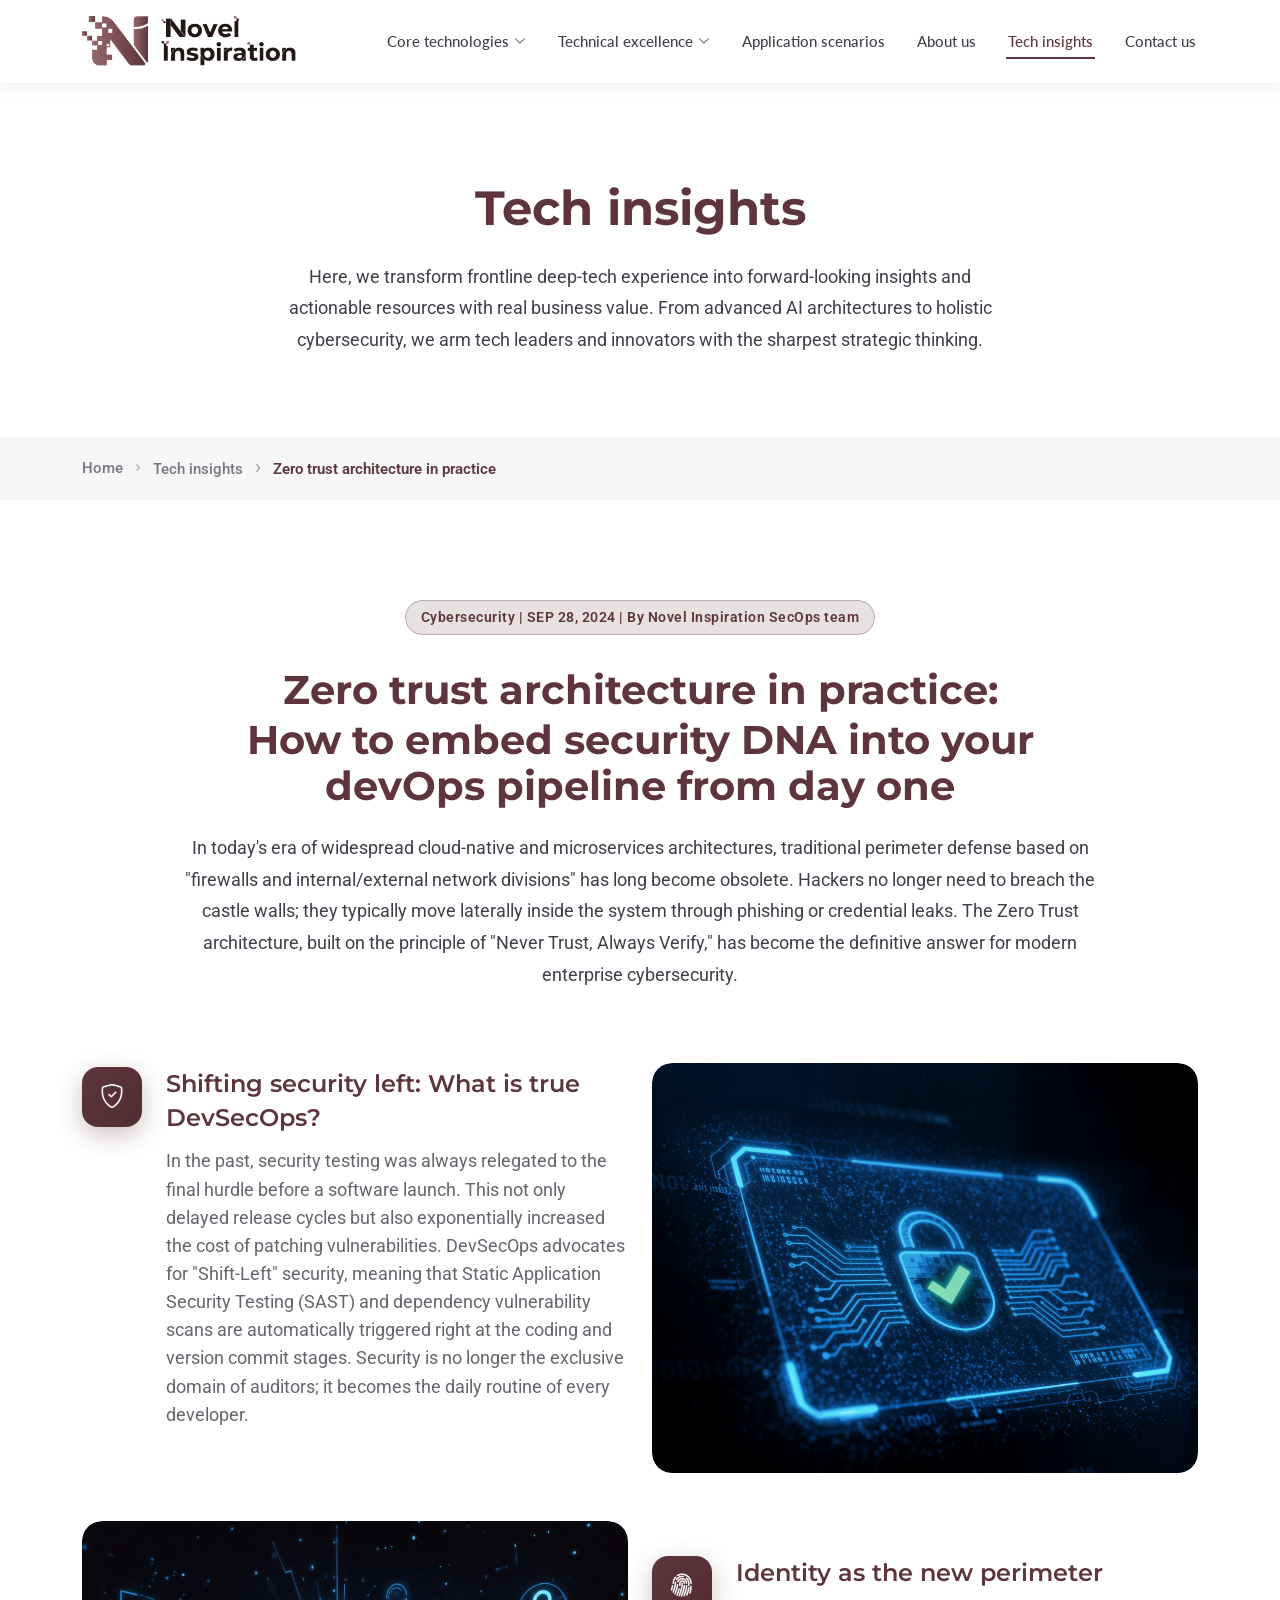
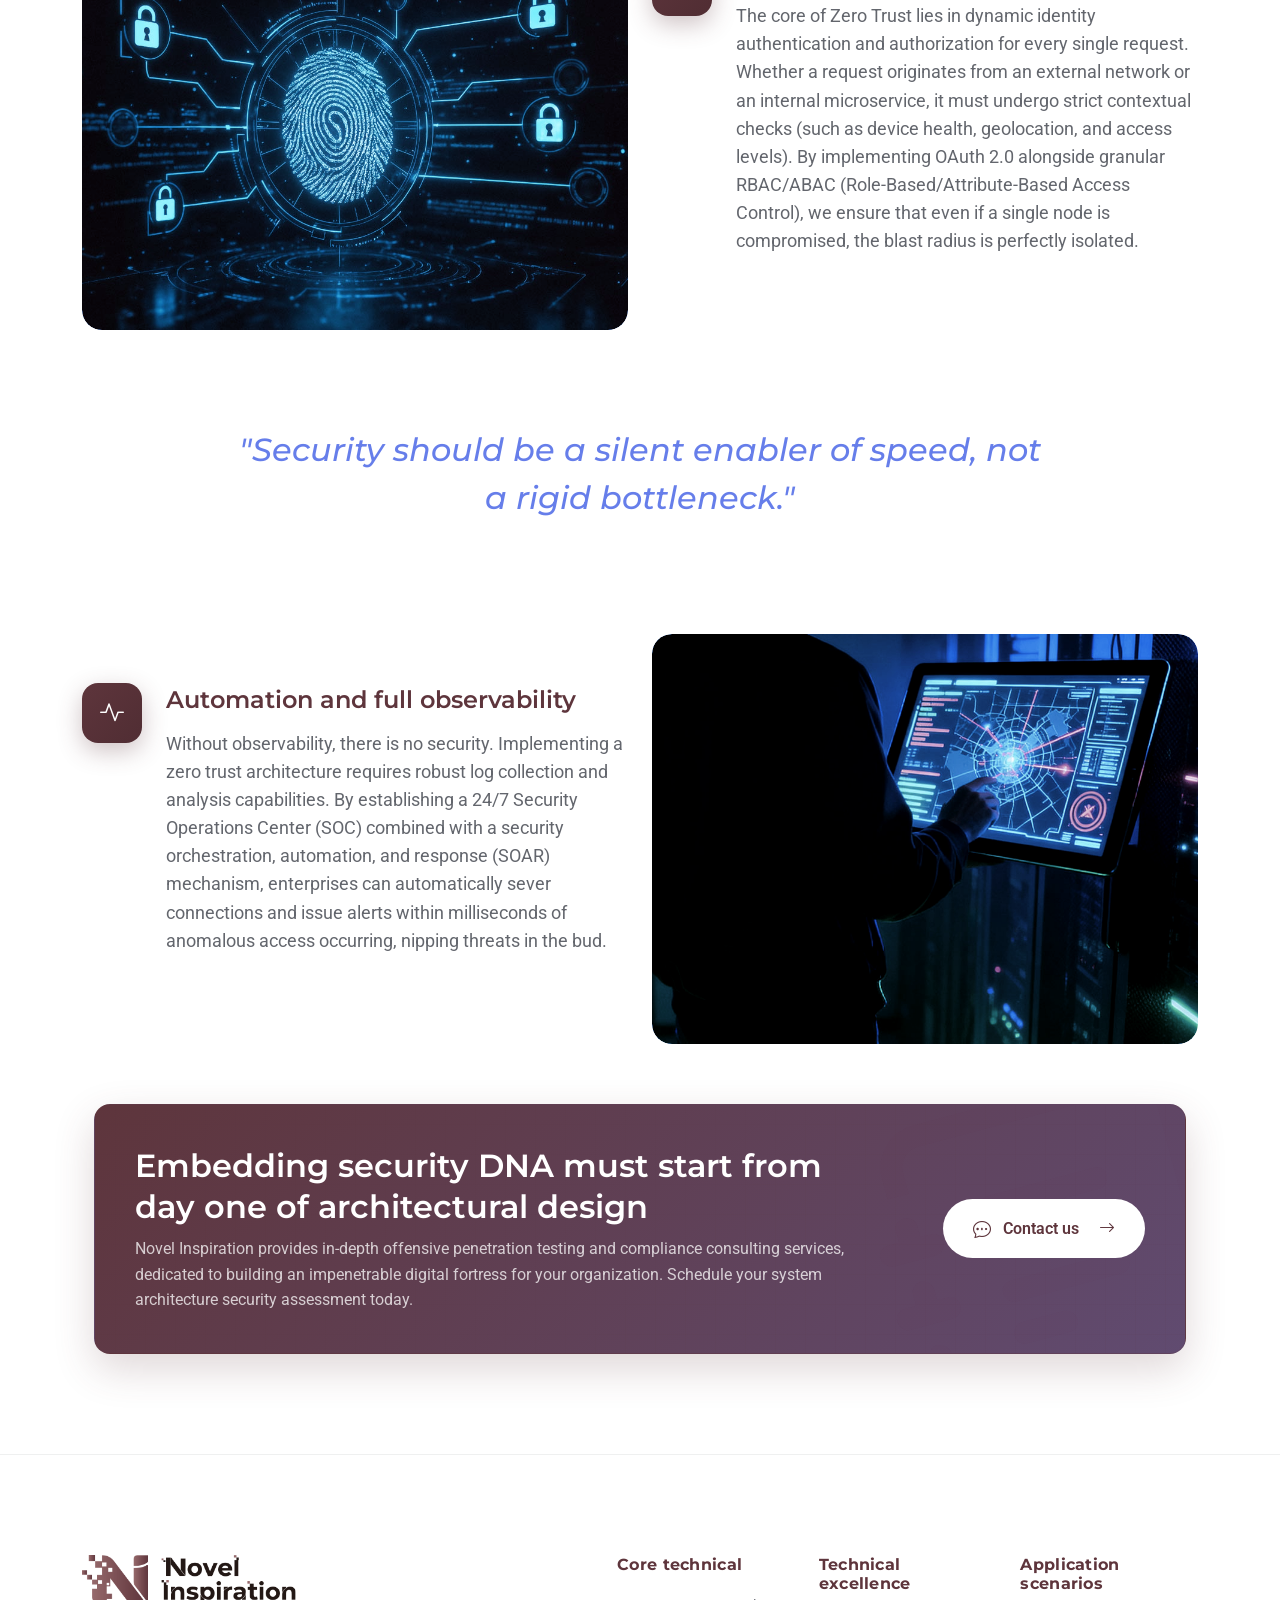
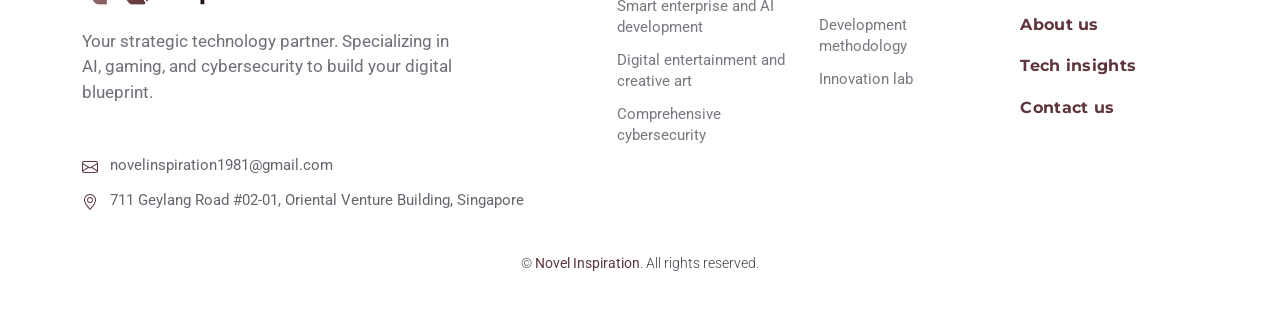
<file: insights_zerotrust.html>
<!DOCTYPE html>
<html lang="en">

<head>
  <meta charset="utf-8">
  <meta content="width=device-width, initial-scale=1.0" name="viewport">
  <title>Zero trust architecture in practice</title>
  <meta name="description" content="Novel Inspiration has been committed to providing world-class technology solutions to help enterprises achieve digital transformation. Our multi-disciplinary technical team collaborates closely to provide targeted technical support for different clients. From Artificial Intelligence to Digital Entertainment, from Cybersecurity to Digital Transformation, we consistently maintain the highest standards of technical excellence and provide strong support for our clients' success.">
  <meta name="keywords" content="Smart enterprise and AI development, Digital entertainment and creative arts, Comprehensive cybersecurity">


  <!-- Favicons -->
  <link href="assets/img/health/favicon.png" rel="icon">

  <!-- Fonts -->
  <link href="https://fonts.googleapis.com" rel="preconnect">
  <link href="https://fonts.gstatic.com" rel="preconnect" crossorigin>
  <link
    href="https://fonts.googleapis.com/css2?family=Roboto:ital,wght@0,100;0,300;0,400;0,500;0,700;0,900;1,100;1,300;1,400;1,500;1,700;1,900&family=Montserrat:ital,wght@0,100;0,200;0,300;0,400;0,500;0,600;0,700;0,800;0,900;1,100;1,200;1,300;1,400;1,500;1,600;1,700;1,800;1,900&family=Lato:ital,wght@0,100;0,300;0,400;0,700;0,900;1,100;1,300;1,400;1,700;1,900&display=swap"
    rel="stylesheet">

  <!-- Vendor CSS Files -->
  <link href="assets/vendor/bootstrap/css/bootstrap.min.css" rel="stylesheet">
  <link href="assets/vendor/bootstrap-icons/bootstrap-icons.css" rel="stylesheet">
  <link href="assets/vendor/aos/aos.css" rel="stylesheet">
  <link href="assets/vendor/glightbox/css/glightbox.min.css" rel="stylesheet">
  <link href="assets/vendor/fontawesome-free/css/all.min.css" rel="stylesheet">
  <link href="assets/vendor/swiper/swiper-bundle.min.css" rel="stylesheet">

  <!-- Main CSS File -->
  <link href="assets/css/main.css" rel="stylesheet">

  <style>
    .unified-visual {
      position: relative;
    }
    .unified-visual::after {
      content: '';
      position: absolute;
      inset: 0;
      background-color: var(--bs-primary, #0d6efd);
      opacity: 0.3;
      mix-blend-mode: color;
      pointer-events: none;
      transition: opacity 0.4s ease;
    }
    .unified-visual:hover::after {
      opacity: 0;
    }
    .unified-visual img {
      filter: grayscale(25%) contrast(1.05);
      transition: filter 0.4s ease;
    }
    .unified-visual:hover img {
      filter: grayscale(0%) contrast(1);
    }
  </style>
</head>

<body class="service-details-page">

  <header id="header" class="header fixed-top">

    <!-- End Top Bar -->

    <div class="branding d-flex align-items-cente">

      <div class="container position-relative d-flex align-items-center justify-content-between">
        <a href="index.html" class="logo d-flex align-items-center">
          <img src="assets/img/health/logo.png" alt="Novel Inspiration">
        </a>

        <nav id="navmenu" class="navmenu">
          <ul>            
            <li class="dropdown"><a><span>Core technologies</span> <i class="bi bi-chevron-down toggle-dropdown"></i></a>
            <ul>
              <li><a href="technical_services_ai.html">Smart enterprise and AI development</a></li>
              <li><a href="technical_services_digital.html">Digital entertainment and creative arts</a></li>
              <li><a href="technical_services_cybersecurity.html">Global cybersecurity</a></li>
            </ul>
            </li>

            <li class="dropdown"><a><span>Technical excellence</span> <i class="bi bi-chevron-down toggle-dropdown"></i></a>
            <ul>
              <li><a href="tech_develop.html">Development methodology</a></li>
              <li><a href="Innovation_lab.html">Innovation lab</a></li>
            </ul>
            </li>

            <li><a href="application_scenarios.html">Application scenarios</a></li>
            <li><a href="about.html">About us</a></li>
            <li><a href="tech_insights.html">Tech insights</a></li>
            <li><a href="contact.html">Contact us</a></li>
          </ul>
          <i class="mobile-nav-toggle d-xl-none bi bi-list"></i>
        </nav>

      </div>

    </div>

  </header>

  <main class="main">

    <!-- Page Title -->
    <div class="page-title">
      <div class="heading">
        <div class="container">
          <div class="row d-flex justify-content-center text-center">
            <div class="col-lg-8">
              <h1 class="heading-title">Tech insights</h1>
              <p class="mb-0">Here, we transform frontline deep-tech experience into forward-looking insights and actionable resources with real business value. From advanced AI architectures to holistic cybersecurity, we arm tech leaders and innovators with the sharpest strategic thinking.
              </p>
            </div>
          </div>
        </div>
      </div>
      <nav class="breadcrumbs">
        <div class="container">
          <ol>
            <li><a href="index.html">Home</a></li>
            <li><a href="tech_insights.html">Tech insights</a></li>
            <li class="current">Zero trust architecture in practice</li>
          </ol>
        </div>
      </nav>
    </div><!-- End Page Title -->

    <!-- Service Details 2 Section -->
    <section id="service-details-2" class="service-details-2 section">

      <div class="container" data-aos="fade-up" data-aos-delay="100">

        <div class="row">

          <div class="col-lg-10 mx-auto text-center mb-5" data-aos="fade-up" data-aos-delay="150">
            <div class="service-header">
              <div class="service-category">
                <span>Cybersecurity | SEP 28, 2024 | By Novel Inspiration SecOps team</span>
              </div>
              <h2 class="mb-1">Zero trust architecture in practice:</h2>
              <h2>How to embed security DNA into your devOps pipeline from day one</h2>
              <p>In today's era of widespread cloud-native and microservices architectures, traditional perimeter defense based on "firewalls and internal/external network divisions" has long become obsolete. Hackers no longer need to breach the castle walls; they typically move laterally inside the system through phishing or credential leaks. The Zero Trust architecture, built on the principle of "Never Trust, Always Verify," has become the definitive answer for modern enterprise cybersecurity.</p>
            </div>
          </div>

        </div>

        <!-- Item 1: Text Left, Image Right -->
        <div class="row gy-4 align-items-center mb-5">
          <div class="col-lg-6" data-aos="fade-right" data-aos-delay="200">
            <div class="service-details">
              <div class="detail-item">
                <div class="icon-wrapper">
                  <i class="bi bi-shield-check"></i>
                </div>
                <div class="content">
                  <h4>Shifting security left: What is true DevSecOps?</h4>
                  <p>In the past, security testing was always relegated to the final hurdle before a software launch. This not only delayed release cycles but also exponentially increased the cost of patching vulnerabilities. DevSecOps advocates for "Shift-Left" security, meaning that Static Application Security Testing (SAST) and dependency vulnerability scans are automatically triggered right at the coding and version commit stages. Security is no longer the exclusive domain of auditors; it becomes the daily routine of every developer.</p>
                </div>
              </div>
            </div>
          </div>
          <div class="col-lg-6" data-aos="fade-left" data-aos-delay="300">
            <div class="service-visual">
              <div class="ratio ratio-4x3 rounded overflow-hidden shadow unified-visual">
                <img src="assets/img/health/insights_zero-5.jpg" alt="Compute cost out of control" class="object-fit-cover">
              </div>
            </div>
          </div>
        </div>

        <!-- Item 2: Image Left, Text Right (Reversed on large screens) -->
        <div class="row gy-4 align-items-center mb-5 flex-lg-row-reverse">
          <div class="col-lg-6" data-aos="fade-left" data-aos-delay="200">
            <div class="service-details">
              <div class="detail-item">
                <div class="icon-wrapper">
                  <i class="bi bi-fingerprint"></i>
                </div>
                <div class="content">
                  <h4>Identity as the new perimeter</h4>
                  <p>The core of Zero Trust lies in dynamic identity authentication and authorization for every single request. Whether a request originates from an external network or an internal microservice, it must undergo strict contextual checks (such as device health, geolocation, and access levels). By implementing OAuth 2.0 alongside granular RBAC/ABAC (Role-Based/Attribute-Based Access Control), we ensure that even if a single node is compromised, the blast radius is perfectly isolated.</p>
                </div>
              </div>
            </div>
          </div>
          <div class="col-lg-6" data-aos="fade-right" data-aos-delay="300">
            <div class="service-visual">
              <div class="ratio ratio-4x3 rounded overflow-hidden shadow unified-visual">
                <img src="assets/img/health/insights_zero-2.jpg" alt="Ignoring data cleaning and compliance" class="object-fit-cover">
              </div>
            </div>
          </div>
        </div>  
        
        
        <!-- Blockquote Transition -->
        <div class="row mt-5 mb-5 justify-content-center" data-aos="fade-up" data-aos-delay="100">
          <div class="col-lg-10 text-center">
            <div class="blockquote-wrapper p-4 p-md-5 rounded-4">
             <h3 class="fw-medium fst-italic lh-base text-primary mb-3 custom-quote-color">
              "Security should be a silent enabler of speed, not a rigid bottleneck."
              </h3>
            </div>
          </div>
        </div>



        <!-- Item 3: Text Left, Image Right -->
        <div class="row gy-4 align-items-center">
          <div class="col-lg-6" data-aos="fade-right" data-aos-delay="200">
            <div class="service-details">
              <div class="detail-item">
                <div class="icon-wrapper">
                  <i class="bi bi-activity"></i>
                </div>
                <div class="content">
                  <h4>Automation and full observability</h4>
                  <p>Without observability, there is no security. Implementing a zero trust architecture requires robust log collection and analysis capabilities. By establishing a 24/7 Security Operations Center (SOC) combined with a security orchestration, automation, and response (SOAR) mechanism, enterprises can automatically sever connections and issue alerts within milliseconds of anomalous access occurring, nipping threats in the bud.</p>
                </div>
              </div>
            </div>
          </div>
          <div class="col-lg-6" data-aos="fade-left" data-aos-delay="300">
            <div class="service-visual">
              <div class="ratio ratio-4x3 rounded overflow-hidden shadow unified-visual">
                <img src="assets/img/health/insights_zero-3.jpg" alt="The fatal PoC illusion" class="object-fit-cover">
              </div>
            </div>
          </div>
        </div>
    
      
      
      <div class="featured-departments mt-5">
      <div class="container">
        <div class="emergency-banner unified-cta-banner" data-aos="fade-up" data-aos-delay="400">
          <div class="watermark-icon"><i class="bi bi-journal-text"></i></div>
          <div class="row align-items-center position-relative z-2">
            <div class="col-lg-9">
              <div class="emergency-content pe-lg-4">
                <h3 class="mb-2">Embedding security DNA must start from day one of architectural design</h3>
                <p class="mb-0">Novel Inspiration provides in-depth offensive penetration testing and compliance consulting services, dedicated to building an impenetrable digital fortress for your organization. Schedule your system architecture security assessment today.</p>
              </div>
            </div>
            <div class="col-lg-3 text-lg-end mt-4 mt-lg-0">
              <a href="contact.html" class="emergency-btn">
                <i class="bi bi-chat-dots"></i>
                Contact us<i class="bi bi-arrow-right ms-2 fs-6"></i>
              </a>
            </div>
          </div>
        </div>
      </div>
    </div>

    </section><!-- /Service Details 2 Section -->

    

  </main>

  <footer id="footer" class="footer-16 footer position-relative">

    <div class="container">

      <div class="footer-main">
        <div class="row align-items-start">

          <div class="col-lg-5">
            <div class="brand-section">
              <a class="logo d-flex align-items-center mb-4">
                <img src="assets/img/health/logo.png" alt="Novel Inspiration">
              </a>
              <p class="brand-description">Your strategic technology partner. Specializing in AI, gaming, and cybersecurity to build your digital blueprint.</p>

              <div class="contact-info mt-5">
                 <div class="contact-item">
                  <i class="bi bi-envelope"></i>
                  <span>novelinspiration1981@gmail.com</span>
                </div>
                <div class="contact-item">
                  <i class="bi bi-geo-alt"></i>
                  <span>711 Geylang Road #02-01, Oriental Venture Building, Singapore</span>
                </div>
              </div>
            </div>
          </div>

          <div class="col-lg-7">
            <div class="footer-nav-wrapper">
              <div class="row">

                <div class="col-6 col-lg-4">
                  <div class="nav-column">
                    <h6><strong>Core technical</strong></h6>
                    <nav class="footer-nav">
                      <a href="technical_services_ai.html"><strong>Smart enterprise and AI development</strong></a>
                      <a href="technical_services_digital.html"><strong>Digital entertainment and creative art</strong></a>
                      <a href="technical_services_cybersecurity.html"><strong>Comprehensive cybersecurity</strong></a>
                    </nav>
                  </div>
                </div>

                <div class="col-6 col-lg-4">
                  <div class="nav-column">
                    <h6><strong>Technical excellence</strong></h6>
                    <nav class="footer-nav">
                      <a href="tech_develop.html"><strong>Development methodology</strong></a>
                      <a href="Innovation_lab.html"><strong>Innovation lab</strong></a>                      
                    </nav>
                  </div>
                </div>

                <div class="col-6 col-lg-4">
                  <div class="nav-column">
                    <a href="application_scenarios.html"><h6><strong>Application scenarios</strong></h6></a>
                    <a href="about.html"><h6><strong>About us</strong></h6></a>
                    <a href="tech_insights.html"><h6><strong>Tech insights</strong></h6></a>
                    <a href="contact.html"><h6><strong>Contact us</strong></h6></a>  
                  </div>
                </div>
              </div>
            </div>
          </div>

        </div>

    <div class="footer-bottom">
      <div class="container">
        <div class="bottom-content">
          <div class="row align-items-center">

            <div class="col-lg-12 text-center">
              <div class="copyright">
                <p>© <span class="sitename">Novel Inspiration</span>. All rights reserved.</p>
              </div>
            </div>
          </div>
        </div>
      </div>
    </div>

      </div>

    </div>



  </footer>

  <!-- Scroll Top -->
  <a href="#!" id="scroll-top" class="scroll-top d-flex align-items-center justify-content-center"><i
      class="bi bi-arrow-up-short"></i></a>

  <!-- Preloader -->
  <div id="preloader"></div>

  <!-- Vendor JS Files -->
  <script src="assets/vendor/bootstrap/js/bootstrap.bundle.min.js"></script>
  <script src="assets/vendor/php-email-form/validate.js"></script>
  <script src="assets/vendor/aos/aos.js"></script>
  <script src="assets/vendor/glightbox/js/glightbox.min.js"></script>
  <script src="assets/vendor/purecounter/purecounter_vanilla.js"></script>
  <script src="assets/vendor/swiper/swiper-bundle.min.js"></script>

  <!-- Main JS File -->
  <script src="assets/js/main.js"></script>

</body>

</html>
</file>
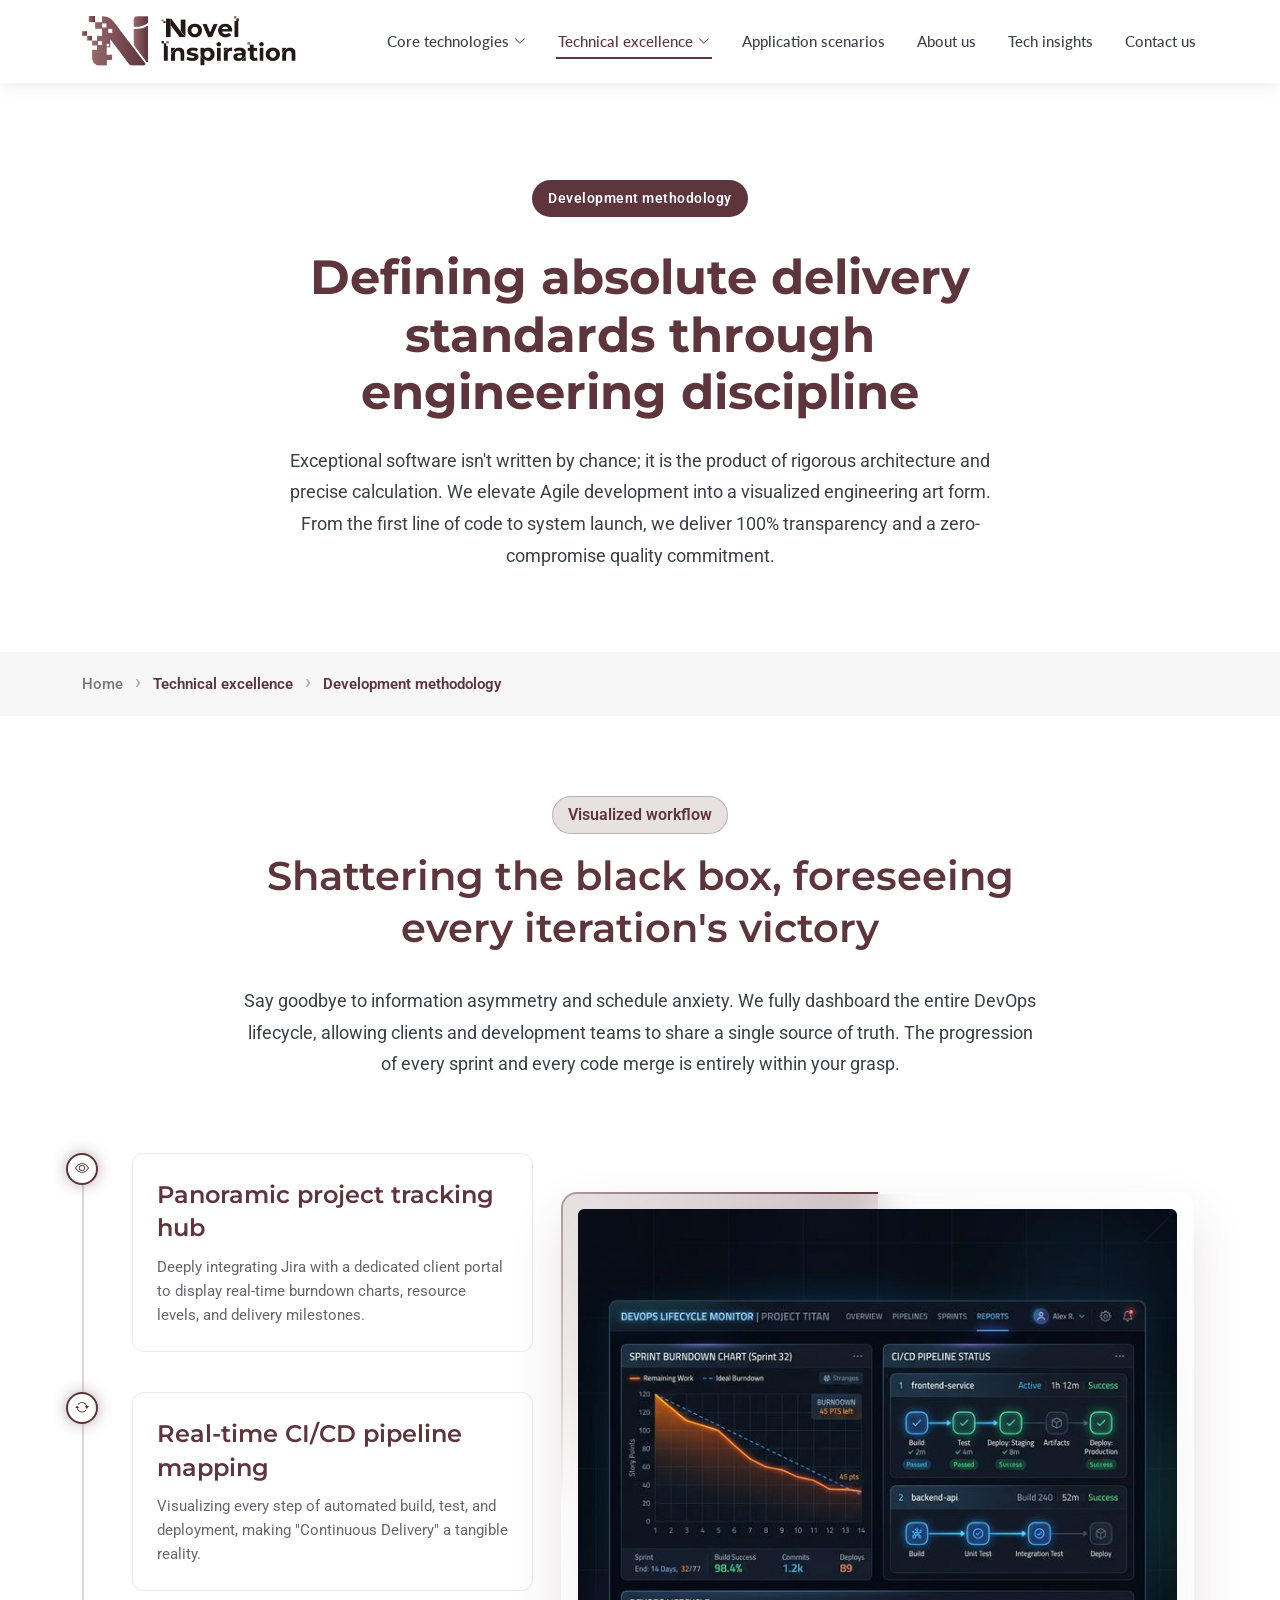
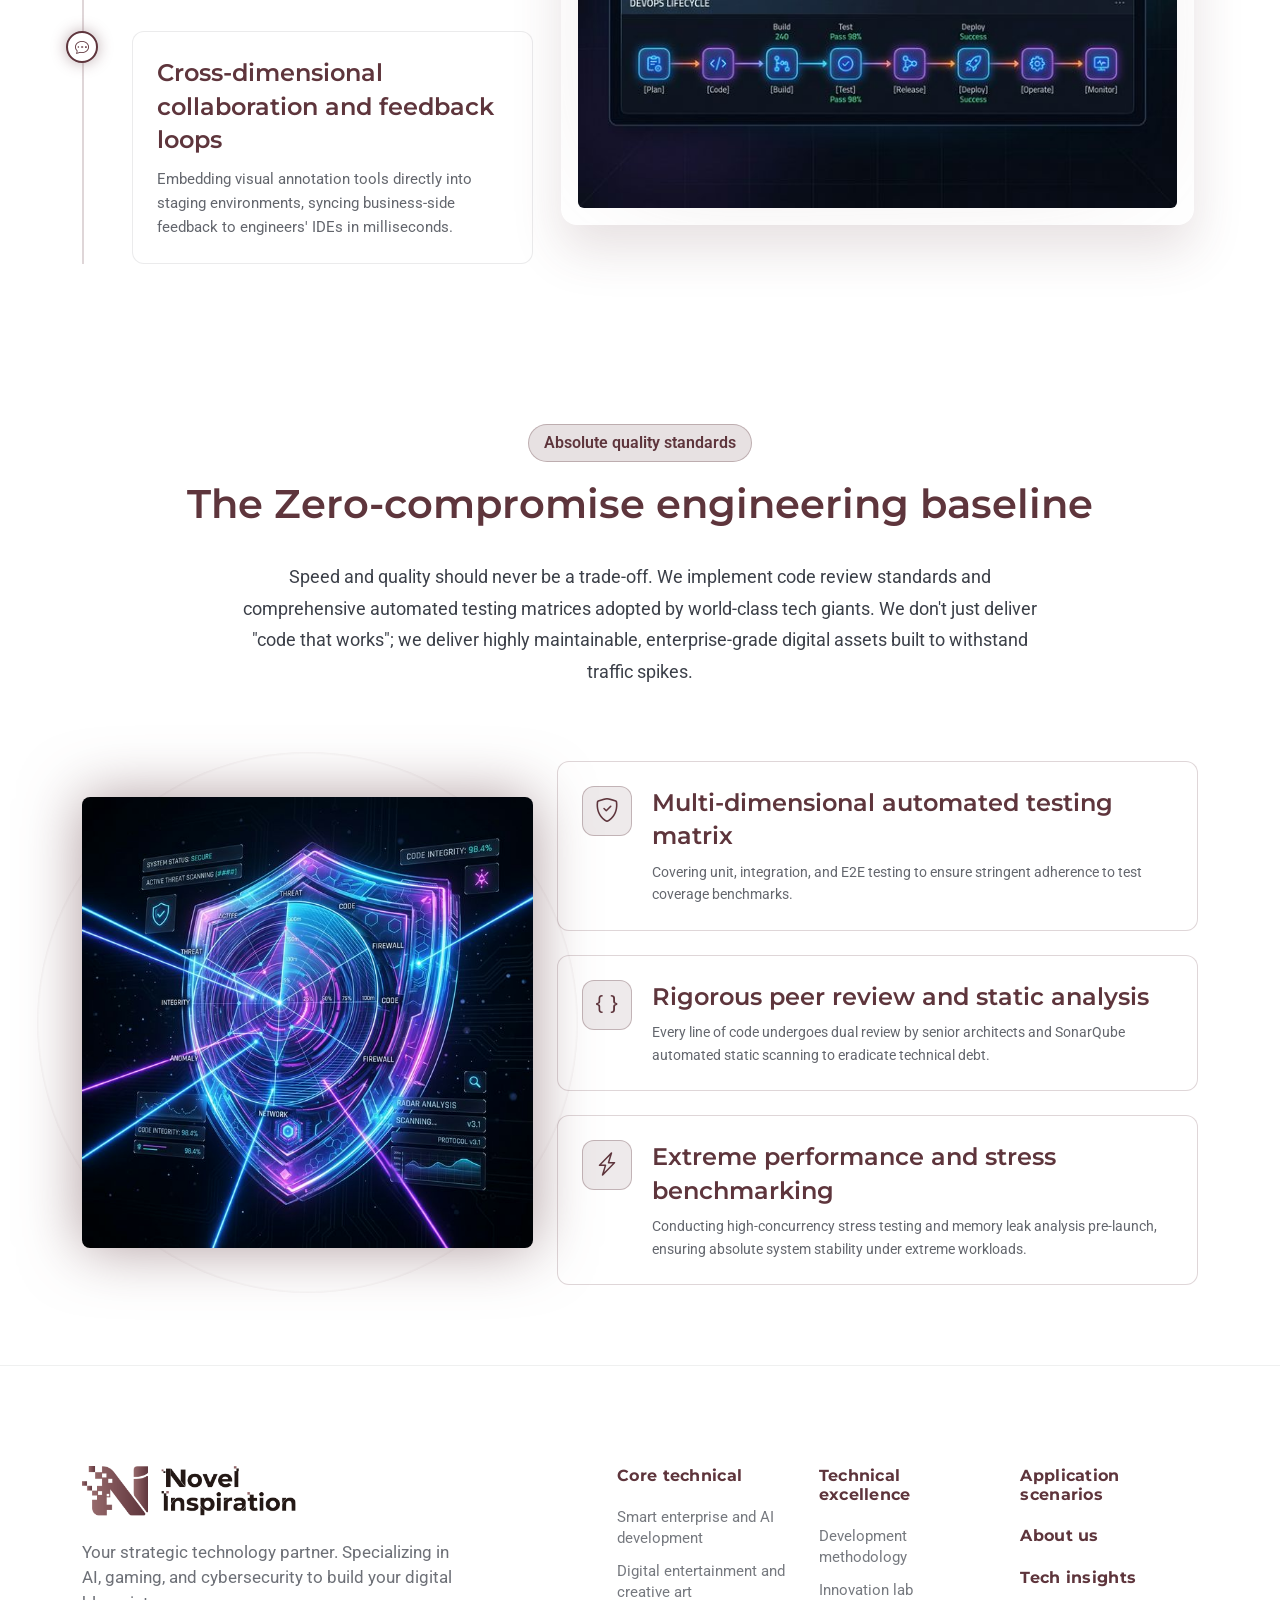
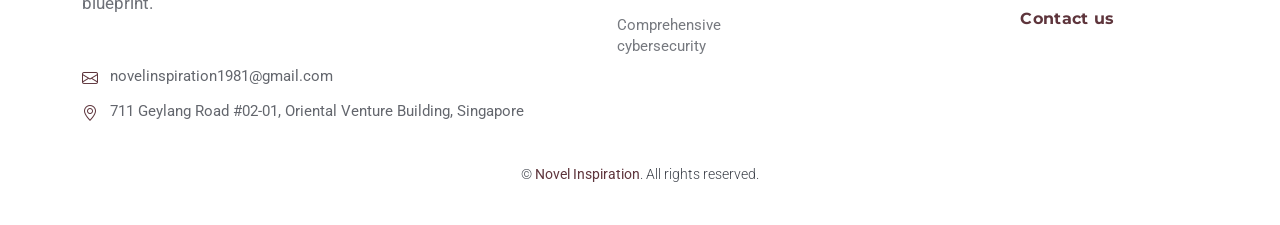
<file: tech_develop.html>
<!DOCTYPE html>
<html lang="en">

<head>
  <meta charset="utf-8">
  <meta content="width=device-width, initial-scale=1.0" name="viewport">
  <title>Development methodology - Novel Inspiration</title>
  <meta name="description" content="Novel Inspiration has been committed to providing world-class technology solutions to help enterprises achieve digital transformation. Our multi-disciplinary technical team collaborates closely to provide targeted technical support for different clients. From Artificial Intelligence to Digital Entertainment, from Cybersecurity to Digital Transformation, we consistently maintain the highest standards of technical excellence and provide strong support for our clients' success.">
  <meta name="keywords" content="Smart enterprise and AI development, Digital entertainment and creative arts, Comprehensive cybersecurity">


  <!-- Favicons -->
  <link href="assets/img/health/favicon.png" rel="icon">
  <!-- Fonts -->
  <link href="https://fonts.googleapis.com" rel="preconnect">
  <link href="https://fonts.gstatic.com" rel="preconnect" crossorigin>
  <link
    href="https://fonts.googleapis.com/css2?family=Roboto:ital,wght@0,100;0,300;0,400;0,500;0,700;0,900;1,100;1,300;1,400;1,500;1,700;1,900&family=Montserrat:ital,wght@0,100;0,200;0,300;0,400;0,500;0,600;0,700;0,800;0,900;1,100;1,200;1,300;1,400;1,500;1,600;1,700;1,800;1,900&family=Lato:ital,wght@0,100;0,300;0,400;0,700;0,900;1,100;1,300;1,400;1,700;1,900&display=swap"
    rel="stylesheet">

  <!-- Vendor CSS Files -->
  <link href="assets/vendor/bootstrap/css/bootstrap.min.css" rel="stylesheet">
  <link href="assets/vendor/bootstrap-icons/bootstrap-icons.css" rel="stylesheet">
  <link href="assets/vendor/aos/aos.css" rel="stylesheet">
  <link href="assets/vendor/glightbox/css/glightbox.min.css" rel="stylesheet">
  <link href="assets/vendor/fontawesome-free/css/all.min.css" rel="stylesheet">
  <link href="assets/vendor/swiper/swiper-bundle.min.css" rel="stylesheet">

  <!-- Main CSS File -->
  <link href="assets/css/main.css" rel="stylesheet">
</head>

<body class="service-details-page">

  <header id="header" class="header fixed-top">

    <div class="branding d-flex align-items-cente">

      <div class="container position-relative d-flex align-items-center justify-content-between">
        <a href="index.html" class="logo d-flex align-items-center">
          <img src="assets/img/health/logo.png" alt="Novel Inspiration">
        </a>

        <nav id="navmenu" class="navmenu">
          <ul>
            <li class="dropdown"><a><span>Core technologies</span> <i class="bi bi-chevron-down toggle-dropdown"></i></a>
            <ul>
              <li><a href="technical_services_ai.html">Smart enterprise and AI development</a></li>
              <li><a href="technical_services_digital.html">Digital entertainment and creative arts</a></li>
              <li><a href="technical_services_cybersecurity.html">Global cybersecurity</a></li>
            </ul>
            </li>

            <li class="dropdown"><a><span>Technical excellence</span> <i class="bi bi-chevron-down toggle-dropdown"></i></a>
            <ul>
              <li><a href="tech_develop.html">Development methodology</a></li>
              <li><a href="Innovation_lab.html">Innovation lab</a></li>
            </ul>
            </li>

            <li><a href="application_scenarios.html">Application scenarios</a></li>
            <li><a href="about.html">About us</a></li>
            <li><a href="tech_insights.html">Tech insights</a></li>
            <li><a href="contact.html">Contact us</a></li>
          </ul>
          <i class="mobile-nav-toggle d-xl-none bi bi-list"></i>
        </nav>

      </div>

    </div>

  </header>

  <main class="main">

    <!-- Page Title -->
    <div class="page-title">
      <div class="heading">
        <div class="container">
          <div class="row d-flex justify-content-center text-center">
            <div class="col-lg-8">

               <div class="service-header">
              <div class="service-category">
                <span>Development methodology</span>
              </div>
            </div>


              <h1 class="heading-title">Defining absolute delivery standards through engineering discipline</h1>
              <p class="mb-0">Exceptional software isn't written by chance; it is the product of rigorous architecture and precise calculation. We elevate Agile development into a visualized engineering art form. From the first line of code to system launch, we deliver 100% transparency and a zero-compromise quality commitment.
              </p>
            </div>
          </div>
        </div>
      </div>
      <nav class="breadcrumbs">
        <div class="container">
          <ol>
            <li><a href="index.html">Home</a></li>
            <li class="current">Technical excellence</li>
            <li class="current">Development methodology</li>
          </ol>
        </div>
      </nav>
    </div><!-- End Page Title -->

    <!-- Service Details 2 Section -->
    <section id="" class="section workflow-section">

      <div class="container" data-aos="fade-up" data-aos-delay="100">

        <div class="row">

          <div class="col-lg-12 text-center mb-5" data-aos="fade-up" data-aos-delay="150">
            <div class="service-header">
              <div class="service-category">
                <span>Visualized workflow</span>
              </div>
              <h2 class="mt-3 mx-auto" style="max-width: 800px;">Shattering the black box, foreseeing every iteration's victory</h2>
              <p class="lead mx-auto" style="max-width: 800px;">Say goodbye to information asymmetry and schedule anxiety. We fully dashboard the entire DevOps lifecycle, allowing clients and development teams to share a single source of truth. The progression of every sprint and every code merge is entirely within your grasp.</p>
            </div>
          </div>
        </div>

        <div class="row gy-5 align-items-center">

          <div class="col-lg-5" data-aos="fade-right" data-aos-delay="200">
            <div class="workflow-timeline">
              
              <div class="workflow-node">
                <div class="node-icon pulse-glow">
                  <i class="bi bi-eye"></i>
                </div>
                <div class="node-content">
                  <h4>Panoramic project tracking hub</h4>
                  <p>Deeply integrating Jira with a dedicated client portal to display real-time burndown charts, resource levels, and delivery milestones.</p>
                </div>
              </div>

              <div class="workflow-node">
                <div class="node-icon pulse-glow-delay-1">
                  <i class="bi bi-arrow-repeat"></i>
                </div>
                <div class="node-content">
                  <h4>Real-time CI/CD pipeline mapping</h4>
                  <p>Visualizing every step of automated build, test, and deployment, making "Continuous Delivery" a tangible reality.</p>
                </div>
              </div>

              <div class="workflow-node">
                <div class="node-icon pulse-glow-delay-2">
                  <i class="bi bi-chat-dots"></i>
                </div>
                <div class="node-content">
                  <h4>Cross-dimensional collaboration and feedback loops</h4>
                  <p>Embedding visual annotation tools directly into staging environments, syncing business-side feedback to engineers' IDEs in milliseconds.</p>
                </div>
              </div>

            </div>
          </div>

          <div class="col-lg-7" data-aos="fade-left" data-aos-delay="300">
            <div class="dashboard-mockup-wrapper">
              <div class="neon-border-wrapper">
                <div class="neon-border-spinner"></div>
                <div class="glass-panel">
                  <img src="assets/img/health/tech_devops_dashboard.png" alt="DevOps Dashboard Mockup" class="img-fluid rounded dashboard-img">
                  <div class="glow-effect"></div>
                </div>
              </div>
            </div>
          </div>

        </div>

      </div>

    </section><!-- /Service Details 2 Section -->

    <!-- Quality Standards Section -->
    <section id="quality-standards" class="quality-standards section">

      <div class="container" data-aos="fade-up" data-aos-delay="100">

        <div class="row">
          <div class="col-lg-12 text-center mb-5" data-aos="fade-up" data-aos-delay="150">
            <div class="service-header align-items-center">
              <div class="service-category">
                <span>Absolute quality standards</span>
              </div>
              <h2 class="mt-3">The Zero-compromise engineering baseline</h2>
              <p class="lead mx-auto" style="max-width: 800px;">Speed and quality should never be a trade-off. We implement code review standards and comprehensive automated testing matrices adopted by world-class tech giants. We don't just deliver "code that works"; we deliver highly maintainable, enterprise-grade digital assets built to withstand traffic spikes.</p>
            </div>
            
          </div>
        </div>

        <div class="row gy-5 align-items-center">

          <div class="col-lg-5" data-aos="fade-right" data-aos-delay="200">
            <div class="shield-mockup-wrapper">
              <div class="tech-radar-bg"></div>
              <img src="assets/img/health/tech_quality_shield.png" alt="Quality Standards Shield" class="img-fluid floating-shield z-2 position-relative">
            </div>
          </div>

          <div class="col-lg-7" data-aos="fade-left" data-aos-delay="300">
            <div class="scanner-cards-container">
              
              <div class="quality-card">
                <div class="scanner-line"></div>
                <div class="qc-icon">
                  <i class="bi bi-shield-check"></i>
                </div>
                <div class="qc-content">
                  <h4>Multi-dimensional automated testing matrix</h4>
                  <p>Covering unit, integration, and E2E testing to ensure stringent adherence to test coverage benchmarks.</p>
                </div>
              </div>

              <div class="quality-card mt-4">
                <div class="scanner-line"></div>
                <div class="qc-icon">
                  <i class="bi bi-braces"></i>
                </div>
                <div class="qc-content">
                  <h4>Rigorous peer review and static analysis</h4>
                  <p>Every line of code undergoes dual review by senior architects and SonarQube automated static scanning to eradicate technical debt.</p>
                </div>
              </div>

              <div class="quality-card mt-4">
                <div class="scanner-line"></div>
                <div class="qc-icon">
                  <i class="bi bi-lightning-charge"></i>
                </div>
                <div class="qc-content">
                  <h4>Extreme performance and stress benchmarking</h4>
                  <p>Conducting high-concurrency stress testing and memory leak analysis pre-launch, ensuring absolute system stability under extreme workloads.</p>
                </div>
              </div>

            </div>
          </div>

        </div>

      </div>

    </section><!-- /Quality Standards Section -->

  </main>

    <footer id="footer" class="footer-16 footer position-relative">

    <div class="container">

      <div class="footer-main">
        <div class="row align-items-start">

          <div class="col-lg-5">
            <div class="brand-section">
              <a class="logo d-flex align-items-center mb-4">
                <img src="assets/img/health/logo.png" alt="Novel Inspiration">
              </a>
              <p class="brand-description">Your strategic technology partner. Specializing in AI, gaming, and cybersecurity to build your digital blueprint.</p>

              <div class="contact-info mt-5">
                 <div class="contact-item">
                  <i class="bi bi-envelope"></i>
                  <span>novelinspiration1981@gmail.com</span>
                </div>
                <div class="contact-item">
                  <i class="bi bi-geo-alt"></i>
                  <span>711 Geylang Road #02-01, Oriental Venture Building, Singapore</span>
                </div>
              </div>
            </div>
          </div>

          <div class="col-lg-7">
            <div class="footer-nav-wrapper">
              <div class="row">

                <div class="col-6 col-lg-4">
                  <div class="nav-column">
                    <h6><strong>Core technical</strong></h6>
                    <nav class="footer-nav">
                      <a href="technical_services_ai.html"><strong>Smart enterprise and AI development</strong></a>
                      <a href="technical_services_digital.html"><strong>Digital entertainment and creative art</strong></a>
                      <a href="technical_services_cybersecurity.html"><strong>Comprehensive cybersecurity</strong></a>
                    </nav>
                  </div>
                </div>

                <div class="col-6 col-lg-4">
                  <div class="nav-column">
                    <h6><strong>Technical excellence</strong></h6>
                    <nav class="footer-nav">
                      <a href="#"><strong>Development methodology</strong></a>
                      <a href="Innovation_lab.html"><strong>Innovation lab</strong></a>                      
                    </nav>
                  </div>
                </div>

                <div class="col-6 col-lg-4">
                  <div class="nav-column">
                    <a href="application_scenarios.html"><h6><strong>Application scenarios</strong></h6></a>
                    <a href="about.html"><h6><strong>About us</strong></h6></a>
                    <a href="tech_insights.html"><h6><strong>Tech insights</strong></h6></a>
                    <a href="contact.html"><h6><strong>Contact us</strong></h6></a>  
                  </div>
                </div>
              </div>
            </div>
          </div>

        </div>

    <div class="footer-bottom">
      <div class="container">
        <div class="bottom-content">
          <div class="row align-items-center">

            <div class="col-lg-12 text-center">
              <div class="copyright">
                <p>© <span class="sitename">Novel Inspiration</span>. All rights reserved.</p>
              </div>
            </div>
          </div>
        </div>
      </div>
    </div>

      </div>

    </div>



  </footer>

  <!-- Scroll Top -->
  <a href="#!" id="scroll-top" class="scroll-top d-flex align-items-center justify-content-center"><i
      class="bi bi-arrow-up-short"></i></a>

  <!-- Preloader -->
  <div id="preloader"></div>

  <!-- Vendor JS Files -->
  <script src="assets/vendor/bootstrap/js/bootstrap.bundle.min.js"></script>
  <script src="assets/vendor/php-email-form/validate.js"></script>
  <script src="assets/vendor/aos/aos.js"></script>
  <script src="assets/vendor/glightbox/js/glightbox.min.js"></script>
  <script src="assets/vendor/purecounter/purecounter_vanilla.js"></script>
  <script src="assets/vendor/swiper/swiper-bundle.min.js"></script>

  <!-- Main JS File -->
  <script src="assets/js/main.js"></script>

</body>

</html>
</file>
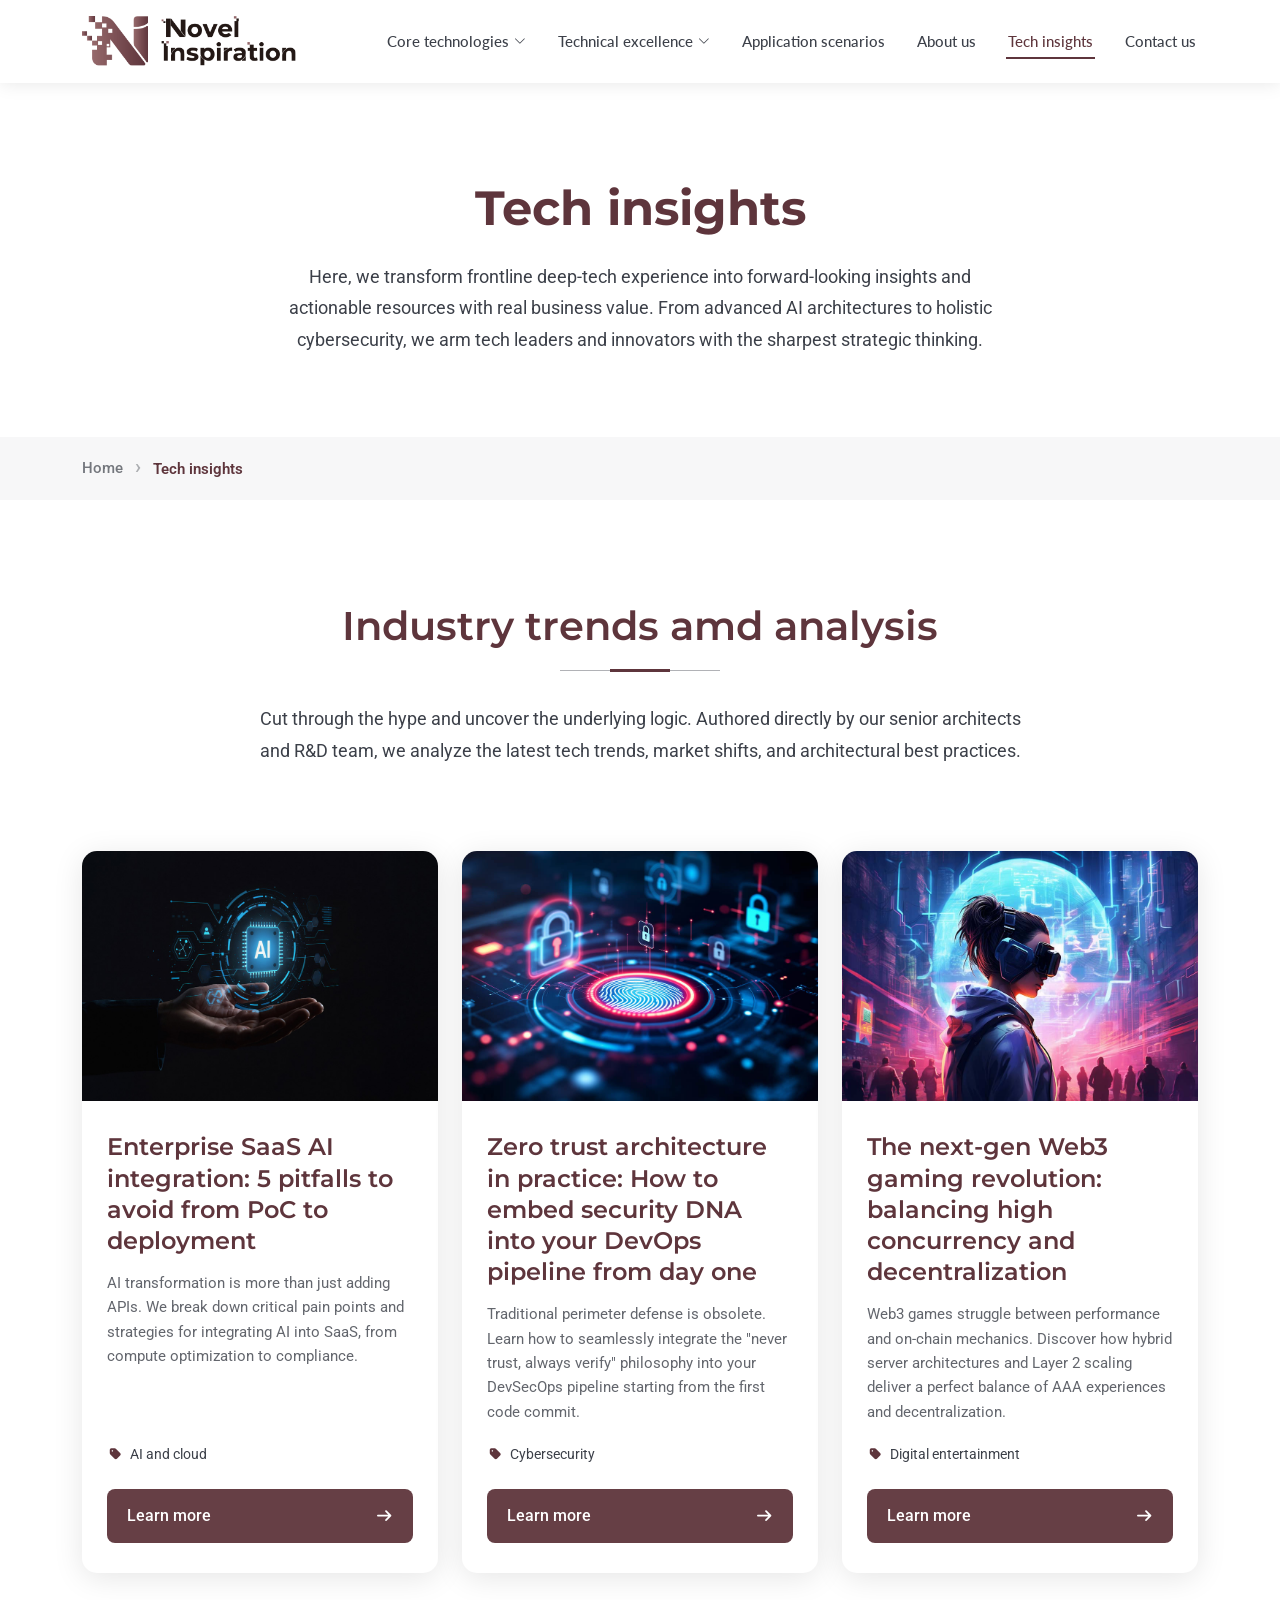
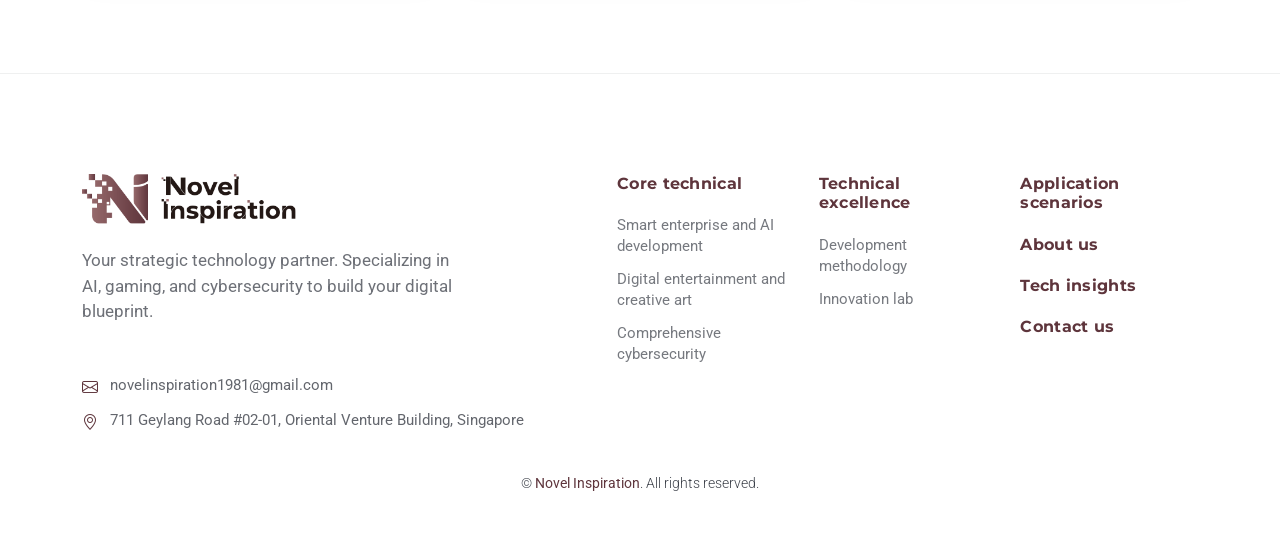
<file: tech_insights.html>
<!DOCTYPE html>
<html lang="en">

<head>
  <meta charset="utf-8">
  <meta content="width=device-width, initial-scale=1.0" name="viewport">
  <title>Tech insights - Novel Inspiration</title>
  <meta name="description" content="Novel Inspiration has been committed to providing world-class technology solutions to help enterprises achieve digital transformation. Our multi-disciplinary technical team collaborates closely to provide targeted technical support for different clients. From Artificial Intelligence to Digital Entertainment, from Cybersecurity to Digital Transformation, we consistently maintain the highest standards of technical excellence and provide strong support for our clients' success.">
  <meta name="keywords" content="Smart enterprise and AI development, Digital entertainment and creative arts, Comprehensive cybersecurity">


  <!-- Favicons -->
  <link href="assets/img/health/favicon.png" rel="icon">

  <!-- Fonts -->
  <link href="https://fonts.googleapis.com" rel="preconnect">
  <link href="https://fonts.gstatic.com" rel="preconnect" crossorigin>
  <link
    href="https://fonts.googleapis.com/css2?family=Roboto:ital,wght@0,100;0,300;0,400;0,500;0,700;0,900;1,100;1,300;1,400;1,500;1,700;1,900&family=Montserrat:ital,wght@0,100;0,200;0,300;0,400;0,500;0,600;0,700;0,800;0,900;1,100;1,200;1,300;1,400;1,500;1,600;1,700;1,800;1,900&family=Lato:ital,wght@0,100;0,300;0,400;0,700;0,900;1,100;1,300;1,400;1,700;1,900&display=swap"
    rel="stylesheet">

  <!-- Vendor CSS Files -->
  <link href="assets/vendor/bootstrap/css/bootstrap.min.css" rel="stylesheet">
  <link href="assets/vendor/bootstrap-icons/bootstrap-icons.css" rel="stylesheet">
  <link href="assets/vendor/aos/aos.css" rel="stylesheet">
  <link href="assets/vendor/glightbox/css/glightbox.min.css" rel="stylesheet">
  <link href="assets/vendor/fontawesome-free/css/all.min.css" rel="stylesheet">
  <link href="assets/vendor/swiper/swiper-bundle.min.css" rel="stylesheet">

  <!-- Main CSS File -->
  <link href="assets/css/main.css" rel="stylesheet">
</head>

<body class="services-page">

  <header id="header" class="header fixed-top">

    <div class="branding d-flex align-items-cente">

      <div class="container position-relative d-flex align-items-center justify-content-between">
        <a href="index.html" class="logo d-flex align-items-center">
          <img src="assets/img/health/logo.png" alt="Novel Inspiration">
        </a>

        <nav id="navmenu" class="navmenu">
          <ul>
            <li class="dropdown"><a><span>Core technologies</span> <i class="bi bi-chevron-down toggle-dropdown"></i></a>
            <ul>
              <li><a href="technical_services_ai.html">Smart enterprise and AI development</a></li>
              <li><a href="technical_services_digital.html">Digital entertainment and creative arts</a></li>
              <li><a href="technical_services_cybersecurity.html">Comprehensive cybersecurity</a></li>
            </ul>
            </li>

            <li class="dropdown"><a><span>Technical excellence</span> <i class="bi bi-chevron-down toggle-dropdown"></i></a>
            <ul>
              <li><a href="tech_develop.html">Development methodology</a></li>
              <li><a href="Innovation_lab.html">Innovation lab</a></li>
            </ul>
            </li>

            <li><a href="application_scenarios.html">Application scenarios</a></li>
            <li><a href="about.html">About us</a></li>
            <li><a href="tech_insights.html">Tech insights</a></li>
            <li><a href="contact.html">Contact us</a></li>
          </ul>
          <i class="mobile-nav-toggle d-xl-none bi bi-list"></i>
        </nav>

      </div>

    </div>

  </header>

  <main class="main">

    <!-- Page Title -->
    <div class="page-title">
      <div class="heading">
        <div class="container">
          <div class="row d-flex justify-content-center text-center">
            <div class="col-lg-8">
              <h1 class="heading-title">Tech insights</h1>
              <p class="mb-0">Here, we transform frontline deep-tech experience into forward-looking insights and actionable resources with real business value. From advanced AI architectures to holistic cybersecurity, we arm tech leaders and innovators with the sharpest strategic thinking.
              </p>
            </div>
          </div>
        </div>
      </div>
      <nav class="breadcrumbs">
        <div class="container">
          <ol>
            <li><a href="index.html">Home</a></li>
            <li class="current">Tech insights</li>
          </ol>
        </div>
      </nav>
    </div><!-- End Page Title -->

    <!-- Services Section -->
    <section id="services" class="services section">

      <div class="container section-title" data-aos="fade-up">
        <h2>Industry trends amd analysis</h2>
        <p class="mx-auto" style="max-width: 70%;">Cut through the hype and uncover the underlying logic. Authored directly by our senior architects and R&D team, we analyze the latest tech trends, market shifts, and architectural best practices.</p>
      </div>

      <div class="container" data-aos="fade-up" data-aos-delay="100">

        <div class="row gy-4">

          <div class="col-lg-4 col-md-6" data-aos="fade-up" data-aos-delay="200">
            <div class="service-item">
              <div class="service-image">
                <img src="assets/img/health/trends-1.jpg" alt="Cardiology Services" class="img-fluid">
                <div class="service-overlay">
                  <a href="insights_enterprise.html"><i class="fas fa-link"></i></a>
                </div>
              </div>
              <div class="service-content">
                <h3>Enterprise SaaS AI integration: 5 pitfalls to avoid from PoC to deployment</h3>
                <p>AI transformation is more than just adding APIs. We break down critical pain points and strategies for integrating AI into SaaS, from compute optimization to compliance.</p>
                <div class="service-features">
                  <span class="feature-item"><i class="fas fa-tag"></i> AI and cloud</span>
                </div>
                <a href="insights_enterprise.html" class="service-btn">
                  <span>Learn more</span>
                  <i class="fas fa-arrow-right"></i>
                </a>
              </div>
            </div>
          </div><!-- End Service Item -->

          <div class="col-lg-4 col-md-6" data-aos="fade-up" data-aos-delay="250">
            <div class="service-item">
              <div class="service-image">
                <img src="assets/img/health/trends-2.jpg" alt="Neurology Services" class="img-fluid">
                <div class="service-overlay">
                  <a href="insights_zerotrust.html"><i class="fas fa-link"></i></a>
                </div>
              </div>
              <div class="service-content">
                <h3>Zero trust architecture in practice: How to embed security DNA into your DevOps pipeline from day one</h3>
                <p>Traditional perimeter defense is obsolete. Learn how to seamlessly integrate the "never trust, always verify" philosophy into your DevSecOps pipeline starting from the first code commit.</p>
                <div class="service-features">
                  <span class="feature-item"><i class="fas fa-tag"></i> Cybersecurity</span>
                </div>
                <a href="insights_zerotrust.html" class="service-btn">
                  <span>Learn more</span>
                  <i class="fas fa-arrow-right"></i>
                </a>
              </div>
            </div>
          </div><!-- End Service Item -->

          <div class="col-lg-4 col-md-6" data-aos="fade-up" data-aos-delay="300">
            <div class="service-item">
              <div class="service-image">
                <img src="assets/img/health/trends-3.jpg" alt="Orthopedics Services" class="img-fluid">
                <div class="service-overlay">
                  <a href="insights_nextgen.html"><i class="fas fa-link"></i></a>
                </div>
              </div>
              <div class="service-content">
                <h3>The next-gen Web3 gaming revolution: balancing high concurrency and decentralization</h3>
                <p>Web3 games struggle between performance and on-chain mechanics. Discover how hybrid server architectures and Layer 2 scaling deliver a perfect balance of AAA experiences and decentralization.</p>
                <div class="service-features">
                  <span class="feature-item"><i class="fas fa-tag"></i>Digital entertainment</span>
                </div>
                <a href="insights_nextgen.html" class="service-btn">
                  <span>Learn more</span>
                  <i class="fas fa-arrow-right"></i>
                </a>
              </div>
            </div>
          </div><!-- End Service Item -->
          
        </div>

      </div>

    </section><!-- /Services Section -->

  </main>

  <footer id="footer" class="footer-16 footer position-relative">

    <div class="container">

      <div class="footer-main">
        <div class="row align-items-start">

          <div class="col-lg-5">
            <div class="brand-section">
              <a class="logo d-flex align-items-center mb-4">
                <img src="assets/img/health/logo.png" alt="Novel Inspiration">
              </a>
              <p class="brand-description">Your strategic technology partner. Specializing in AI, gaming, and cybersecurity to build your digital blueprint.</p>

              <div class="contact-info mt-5">
                 <div class="contact-item">
                  <i class="bi bi-envelope"></i>
                  <span>novelinspiration1981@gmail.com</span>
                </div>
                <div class="contact-item">
                  <i class="bi bi-geo-alt"></i>
                  <span>711 Geylang Road #02-01, Oriental Venture Building, Singapore</span>
                </div>
              </div>
            </div>
          </div>

          <div class="col-lg-7">
            <div class="footer-nav-wrapper">
              <div class="row">

                <div class="col-6 col-lg-4">
                  <div class="nav-column">
                    <h6><strong>Core technical</strong></h6>
                    <nav class="footer-nav">
                      <a href="technical_services_ai.html"><strong>Smart enterprise and AI development</strong></a>
                      <a href="technical_services_digital.html"><strong>Digital entertainment and creative art</strong></a>
                      <a href="technical_services_cybersecurity.html"><strong>Comprehensive cybersecurity</strong></a>
                    </nav>
                  </div>
                </div>

                <div class="col-6 col-lg-4">
                  <div class="nav-column">
                    <h6><strong>Technical excellence</strong></h6>
                    <nav class="footer-nav">
                      <a href="tech_develop.html"><strong>Development methodology</strong></a>
                      <a href="Innovation_lab.html"><strong>Innovation lab</strong></a>                      
                    </nav>
                  </div>
                </div>

                <div class="col-6 col-lg-4">
                  <div class="nav-column">
                    <a href="application_scenarios.html"><h6><strong>Application scenarios</strong></h6></a>
                    <a href="about.html"><h6><strong>About us</strong></h6></a>
                    <a href="#"><h6><strong>Tech insights</strong></h6></a>
                    <a href="contact.html"><h6><strong>Contact us</strong></h6></a>  
                  </div>
                </div>
              </div>
            </div>
          </div>

        </div>

    <div class="footer-bottom">
      <div class="container">
        <div class="bottom-content">
          <div class="row align-items-center">

            <div class="col-lg-12 text-center">
              <div class="copyright">
                <p>© <span class="sitename">Novel Inspiration</span>. All rights reserved.</p>
              </div>
            </div>
          </div>
        </div>
      </div>
    </div>

      </div>

    </div>



  </footer>

  <!-- Scroll Top -->
  <a href="#!" id="scroll-top" class="scroll-top d-flex align-items-center justify-content-center"><i
      class="bi bi-arrow-up-short"></i></a>

  <!-- Preloader -->
  <div id="preloader"></div>

  <!-- Vendor JS Files -->
  <script src="assets/vendor/bootstrap/js/bootstrap.bundle.min.js"></script>
  <script src="assets/vendor/php-email-form/validate.js"></script>
  <script src="assets/vendor/aos/aos.js"></script>
  <script src="assets/vendor/glightbox/js/glightbox.min.js"></script>
  <script src="assets/vendor/purecounter/purecounter_vanilla.js"></script>
  <script src="assets/vendor/swiper/swiper-bundle.min.js"></script>

  <!-- Main JS File -->
  <script src="assets/js/main.js"></script>

</body>

</html>
</file>
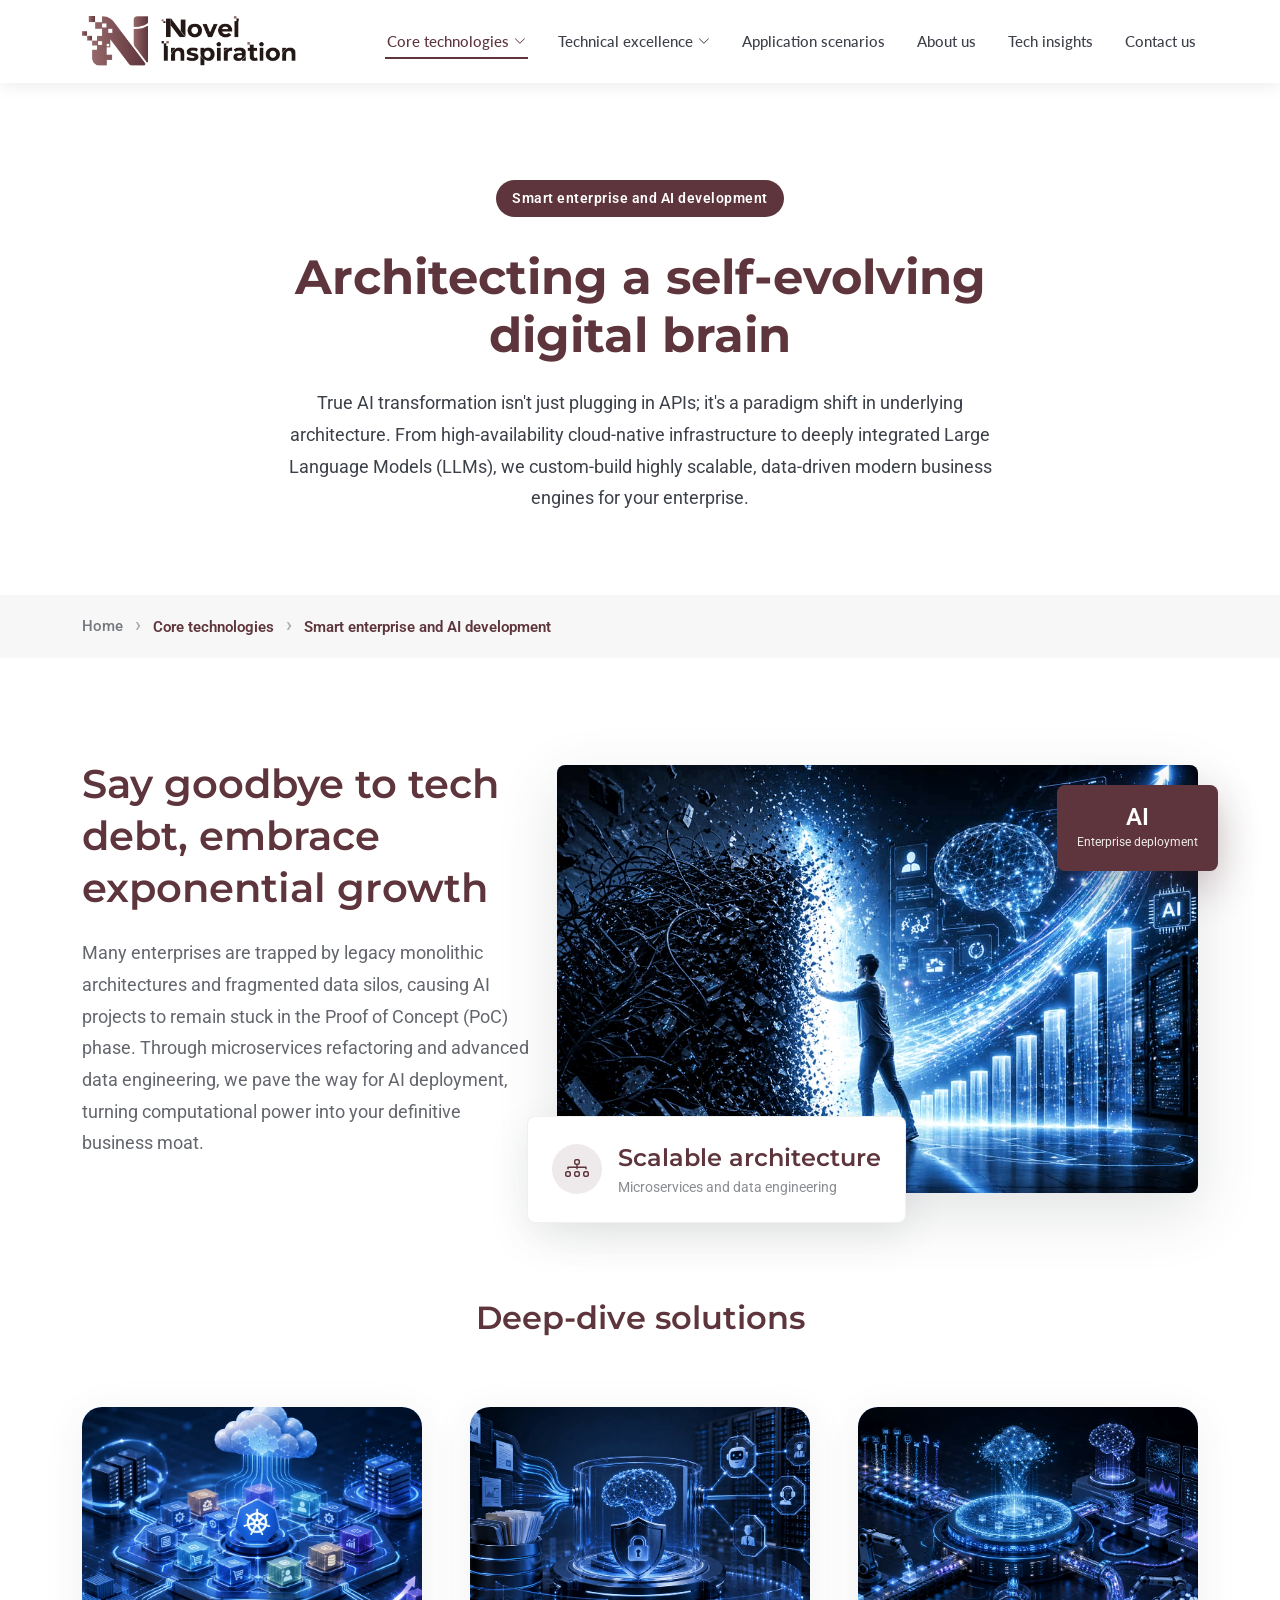
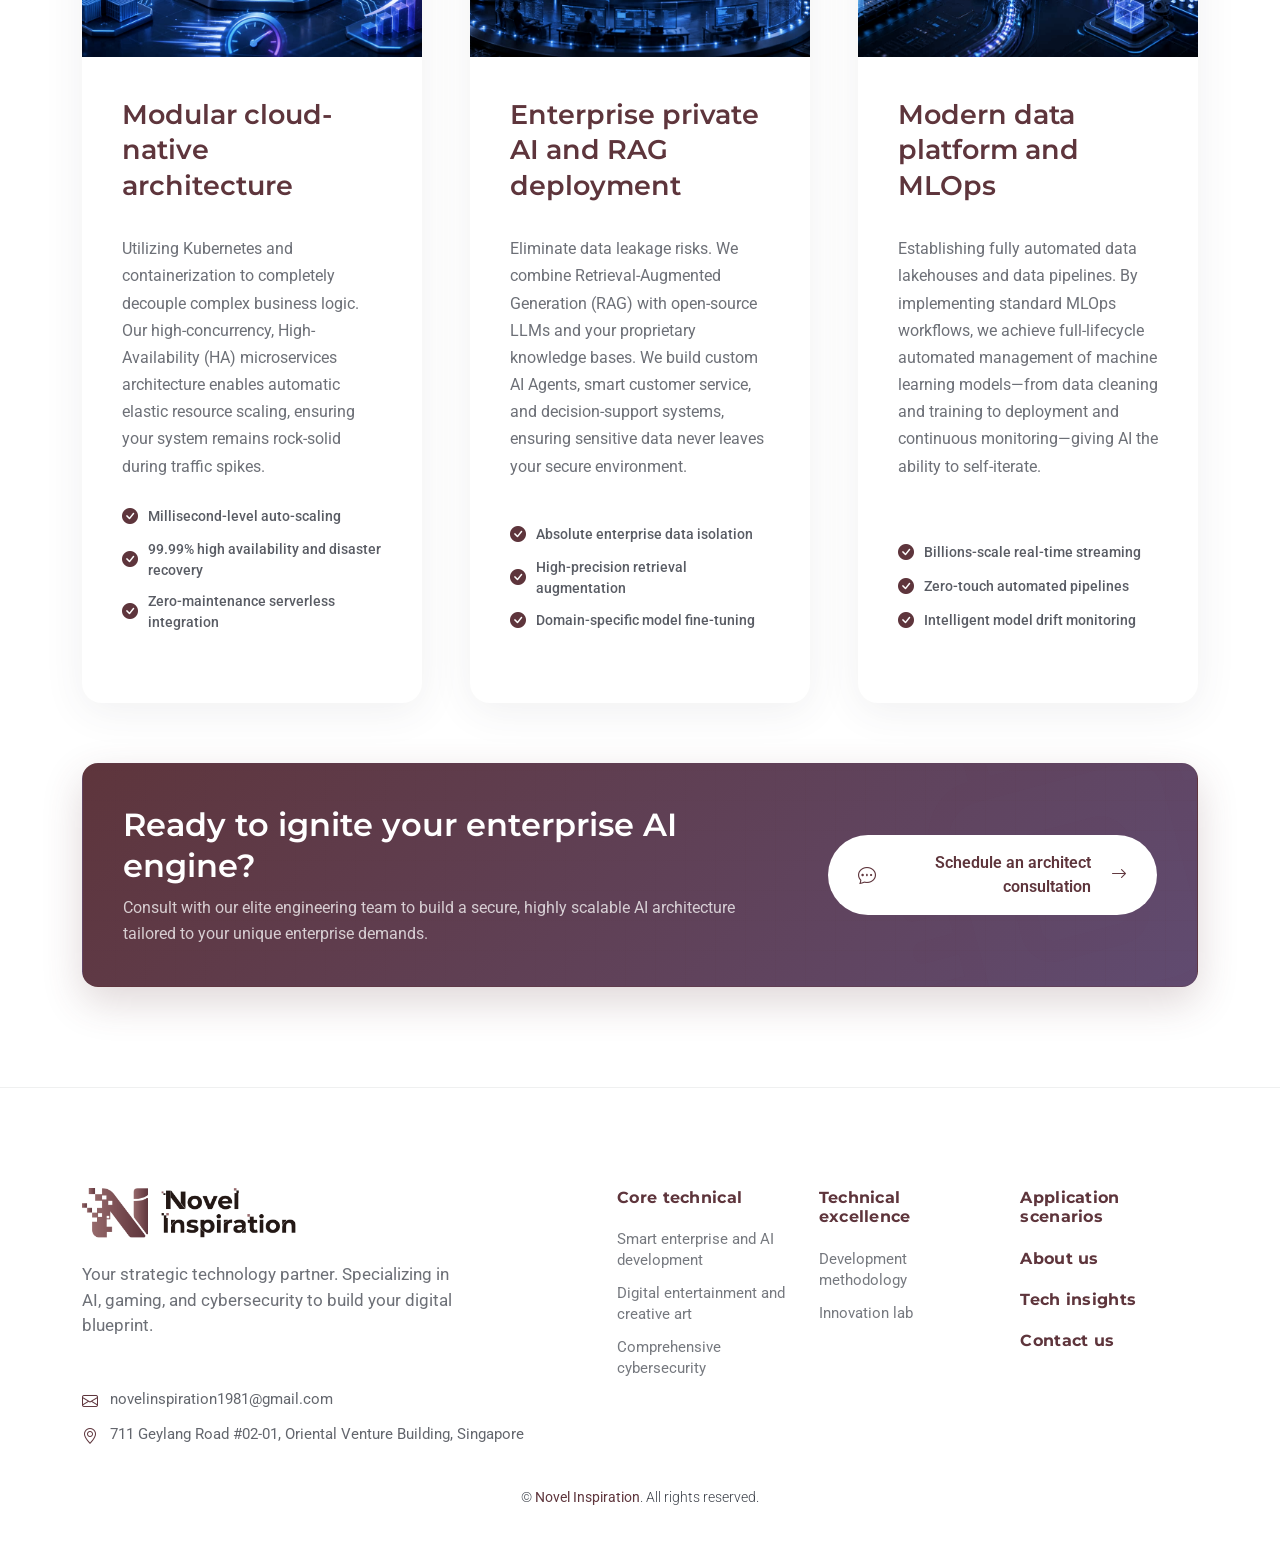
<file: technical_services_ai.html>
<!DOCTYPE html>
<html lang="en">

<head>
  <meta charset="utf-8">
  <meta content="width=device-width, initial-scale=1.0" name="viewport">
  <title>Smart enterprise and AI development - Novel Inspiration</title>
  <meta name="description" content="Novel Inspiration has been committed to providing world-class technology solutions to help enterprises achieve digital transformation. Our multi-disciplinary technical team collaborates closely to provide targeted technical support for different clients. From Artificial Intelligence to Digital Entertainment, from Cybersecurity to Digital Transformation, we consistently maintain the highest standards of technical excellence and provide strong support for our clients' success.">
  <meta name="keywords" content="Smart enterprise and AI development, Digital entertainment and creative arts, Comprehensive cybersecurity">


  <!-- Favicons -->
  <link href="assets/img/health/favicon.png" rel="icon">

  <!-- Fonts -->
  <link href="https://fonts.googleapis.com" rel="preconnect">
  <link href="https://fonts.gstatic.com" rel="preconnect" crossorigin>
  <link
    href="https://fonts.googleapis.com/css2?family=Roboto:ital,wght@0,100;0,300;0,400;0,500;0,700;0,900;1,100;1,300;1,400;1,500;1,700;1,900&family=Montserrat:ital,wght@0,100;0,200;0,300;0,400;0,500;0,600;0,700;0,800;0,900;1,100;1,200;1,300;1,400;1,500;1,600;1,700;1,800;1,900&family=Lato:ital,wght@0,100;0,300;0,400;0,700;0,900;1,100;1,300;1,400;1,700;1,900&display=swap"
    rel="stylesheet">

  <!-- Vendor CSS Files -->
  <link href="assets/vendor/bootstrap/css/bootstrap.min.css" rel="stylesheet">
  <link href="assets/vendor/bootstrap-icons/bootstrap-icons.css" rel="stylesheet">
  <link href="assets/vendor/aos/aos.css" rel="stylesheet">
  <link href="assets/vendor/glightbox/css/glightbox.min.css" rel="stylesheet">
  <link href="assets/vendor/fontawesome-free/css/all.min.css" rel="stylesheet">
  <link href="assets/vendor/swiper/swiper-bundle.min.css" rel="stylesheet">

  <!-- Main CSS File -->
  <link href="assets/css/main.css" rel="stylesheet">
  <style>
    .unified-visual {
      position: relative;
    }
    .unified-visual::after {
      content: '';
      position: absolute;
      inset: 0;
      background-color: var(--bs-primary, #0d6efd);
      opacity: 0.3;
      mix-blend-mode: color;
      pointer-events: none;
      transition: opacity 0.4s ease;
    }
    .unified-visual:hover::after {
      opacity: 0;
    }
    .unified-visual img {
      filter: grayscale(25%) contrast(1.05);
      transition: filter 0.4s ease;
    }
    .unified-visual:hover img {
      filter: grayscale(0%) contrast(1);
    }
  </style>
</head>

<body class="services-page">

  <header id="header" class="header fixed-top">

    <div class="branding d-flex align-items-cente">

      <div class="container position-relative d-flex align-items-center justify-content-between">
        <a href="index.html" class="logo d-flex align-items-center">
          <img src="assets/img/health/logo.png" alt="Novel Inspiration">
        </a>

        <nav id="navmenu" class="navmenu">
          <ul>
            <li class="dropdown"><a><span>Core technologies</span> <i class="bi bi-chevron-down toggle-dropdown"></i></a>
            <ul>
              <li><a href="technical_services_ai.html">Smart enterprise and AI development</a></li>
              <li><a href="technical_services_digital.html">Digital entertainment and creative arts</a></li>
              <li><a href="technical_services_cybersecurity.html">Comprehensive cybersecurity</a></li>
            </ul>
            </li>

            <li class="dropdown"><a href="#"><span>Technical excellence</span> <i class="bi bi-chevron-down toggle-dropdown"></i></a>
            <ul>
              <li><a href="tech_develop.html">Development methodology</a></li>
              <li><a href="Innovation_lab.html">Innovation lab</a></li>
            </ul>
            </li>

            <li><a href="application_scenarios.html">Application scenarios</a></li>
            <li><a href="about.html">About us</a></li>
            <li><a href="tech_insights.html">Tech insights</a></li>
            <li><a href="contact.html">Contact us</a></li>
          </ul>
          <i class="mobile-nav-toggle d-xl-none bi bi-list"></i>
        </nav>

      </div>

    </div>

  </header>

  <main class="main">

    <!-- Page Title -->
    <div class="page-title">
      <div class="heading">
        <div class="container">
          <div class="row d-flex justify-content-center text-center">
            <div class="col-lg-8">

               <div class="service-header">
              <div class="service-category">
                <span>Smart enterprise and AI development</span>
              </div>
            </div>
              <h1 class="heading-title">Architecting a self-evolving digital brain</h1>
             
              <p class="mb-0">True AI transformation isn't just plugging in APIs; it's a paradigm shift in underlying architecture. From high-availability cloud-native infrastructure to deeply integrated Large Language Models (LLMs), we custom-build highly scalable, data-driven modern business engines for your enterprise.
              </p>
            </div>
          </div>
        </div>
      </div>
     <nav class="breadcrumbs">
        <div class="container">
          <ol>
            <li><a href="index.html">Home</a></li>
            <li class="current">Core technologies</li>
            <li class="current">Smart enterprise and AI development</li>
          </ol>
        </div>
      </nav>
    </div><!-- End Page Title -->

    <!-- Services Section -->
    <section id="home-about" class="home-about section">

      <div class="container" data-aos="fade-up" data-aos-delay="100">

        <div class="row align-items-center">
          <div class="col-lg-5 mb-5 mb-lg-0" data-aos="fade-right" data-aos-delay="200">
            <div class="about-content">
              <h2 class="section-heading">Say goodbye to tech debt, embrace exponential growth</h2>
              <p class="department-description">Many enterprises are trapped by legacy monolithic architectures and fragmented data silos, causing AI projects to remain stuck in the Proof of Concept (PoC) phase. Through microservices refactoring and advanced data engineering, we pave the way for AI deployment, turning computational power into your definitive business moat.</p>
            </div>
          </div>

          <div class="col-lg-7" data-aos="fade-left" data-aos-delay="300">
            <div class="about-visual">
              <div class="main-image unified-visual">
                <img src="assets/img/health/smart-ai.jpg" alt="Tech Innovation Center" class="img-fluid">
              </div>
              <div class="floating-card">
                <div class="card-content">
                  <div class="icon">
                    <i class="bi bi-diagram-3"></i>
                  </div>
                  <div class="card-text">
                    <h4>Scalable architecture</h4>
                    <p>Microservices and data engineering</p>
                  </div>
                </div>
              </div>
              <div class="experience-badge">
                <div class="badge-content">
                  <span class="years">AI</span>
                  <span class="text">Enterprise deployment</span>
                </div>
              </div>
            </div>
          </div>
        </div>

      </div>

      <div class="container featured-departments" data-aos="fade-up" data-aos-delay="100">

        <div class="values-section mb-5" data-aos="fade-up" data-aos-delay="300">
          <div class="row">
            <div class="col-lg-12 text-center" style="margin-top: 100px;">
              <h3>Deep-dive solutions</h3>
            </div>
          </div>
        </div>

        <div class="row g-5">

          <div class="col-lg-4" data-aos="zoom-in" data-aos-delay="100">
            <div class="specialty-card">
              <div class="specialty-visual unified-visual">
                <img src="assets/img/health/smart-ai-1.jpg" alt="AI Development" class="img-fluid">                
              </div>
              <div class="specialty-content">
                
                <h2 style="font-size: 1.7rem;">Modular cloud-native architecture</h2>
                <p>Utilizing Kubernetes and containerization to completely decouple complex business logic. Our high-concurrency, High-Availability (HA) microservices architecture enables automatic elastic resource scaling, ensuring your system remains rock-solid during traffic spikes.</p>
                <div class="specialty-features">
                  <span><i class="bi bi-check-circle-fill"></i>Millisecond-level auto-scaling</span>
                  <span><i class="bi bi-check-circle-fill"></i>99.99% high availability and disaster recovery</span>
                  <span><i class="bi bi-check-circle-fill"></i>Zero-maintenance serverless integration</span>
                </div>               
              </div>
              
            </div>
          </div><!-- End Specialty Card -->

          <div class="col-lg-4" data-aos="zoom-in" data-aos-delay="200">
            <div class="specialty-card">
              <div class="specialty-visual unified-visual">
                <img src="assets/img/health/smart-ai-2.jpg" alt="Digital Entertainment" class="img-fluid">               
              </div>
              <div class="specialty-content">               
                <h2 style="font-size: 1.7rem;">Enterprise private AI and RAG deployment</h2>
                <p>Eliminate data leakage risks. We combine Retrieval-Augmented Generation (RAG) with open-source LLMs and your proprietary knowledge bases. We build custom AI Agents, smart customer service, and decision-support systems, ensuring sensitive data never leaves your secure environment.</p>
                <div class="specialty-features">
                  <span><i class="bi bi-check-circle-fill"></i>Absolute enterprise data isolation</span>
                  <span><i class="bi bi-check-circle-fill"></i>High-precision retrieval augmentation</span>
                  <span><i class="bi bi-check-circle-fill"></i>Domain-specific model fine-tuning</span>
                </div>                
              </div>              
            </div>
          </div><!-- End Specialty Card -->


          <div class="col-lg-4" data-aos="zoom-in" data-aos-delay="100">
            <div class="specialty-card">              
                <div class="specialty-visual unified-visual">
                <img src="assets/img/health/smart-ai-3.jpg" alt="AI Development" class="img-fluid">
              </div>
              
              <div class="specialty-content">  
                <h2 style="font-size: 1.7rem;">Modern data platform and MLOps</h2>
                <p>Establishing fully automated data lakehouses and data pipelines. By implementing standard MLOps workflows, we achieve full-lifecycle automated management of machine learning models—from data cleaning and training to deployment and continuous monitoring—giving AI the ability to self-iterate.</p>
                <div class="specialty-features">
                  <span><i class="bi bi-check-circle-fill"></i>Billions-scale real-time streaming</span>
                  <span><i class="bi bi-check-circle-fill"></i>Zero-touch automated pipelines</span>
                  <span><i class="bi bi-check-circle-fill"></i>Intelligent model drift monitoring</span>
                </div>
               
              </div>
              
            </div>
          </div><!-- End Specialty Card -->
        </div>

        <div class="emergency-banner unified-cta-banner" data-aos="fade-up" data-aos-delay="400">
          <div class="watermark-icon"><i class="bi bi-cpu"></i></div>
          <div class="row align-items-center position-relative z-2">
            <div class="col-lg-8">
              <div class="emergency-content pe-lg-4">
                <h3 class="mb-2">Ready to ignite your enterprise AI engine?</h3>
                <p class="mb-0">Consult with our elite engineering team to build a secure, highly scalable AI architecture tailored to your unique enterprise demands.</p>
              </div>
            </div>
            <div class="col-lg-4 text-lg-end">
              <a href="contact.html" class="emergency-btn">
                <i class="bi bi-chat-dots"></i>Schedule an architect consultation<i class="bi bi-arrow-right ms-2 fs-6"></i>
              </a>
            </div>
          </div>
        </div>

      </div>

    </section><!-- /Featured Departments Section -->


  </main>

  <footer id="footer" class="footer-16 footer position-relative">

    <div class="container">

      <div class="footer-main">
        <div class="row align-items-start">

          <div class="col-lg-5">
            <div class="brand-section">
              <a class="logo d-flex align-items-center mb-4">
                <img src="assets/img/health/logo.png" alt="Novel Inspiration">
              </a>
              <p class="brand-description">Your strategic technology partner. Specializing in AI, gaming, and cybersecurity to build your digital blueprint.</p>

              <div class="contact-info mt-5">
                 <div class="contact-item">
                  <i class="bi bi-envelope"></i>
                  <span>novelinspiration1981@gmail.com</span>
                </div>
                <div class="contact-item">
                  <i class="bi bi-geo-alt"></i>
                  <span>711 Geylang Road #02-01, Oriental Venture Building, Singapore</span>
                </div>
              </div>
            </div>
          </div>

          <div class="col-lg-7">
            <div class="footer-nav-wrapper">
              <div class="row">

                <div class="col-6 col-lg-4">
                  <div class="nav-column">
                    <h6><strong>Core technical</strong></h6>
                    <nav class="footer-nav">
                      <a href="#"><strong>Smart enterprise and AI development</strong></a>
                      <a href="technical_services_digital.html"><strong>Digital entertainment and creative art</strong></a>
                      <a href="technical_services_cybersecurity.html"><strong>Comprehensive cybersecurity</strong></a>
                    </nav>
                  </div>
                </div>

                <div class="col-6 col-lg-4">
                  <div class="nav-column">
                    <h6><strong>Technical excellence</strong></h6>
                    <nav class="footer-nav">
                      <a href="tech_develop.html"><strong>Development methodology</strong></a>
                      <a href="Innovation_lab.html"><strong>Innovation lab</strong></a>                      
                    </nav>
                  </div>
                </div>

                <div class="col-6 col-lg-4">
                  <div class="nav-column">
                    <a href="application_scenarios.html"><h6><strong>Application scenarios</strong></h6></a>
                    <a href="about.html"><h6><strong>About us</strong></h6></a>
                    <a href="tech_insights.html"><h6><strong>Tech insights</strong></h6></a>
                    <a href="contact.html"><h6><strong>Contact us</strong></h6></a>  
                  </div>
                </div>
              </div>
            </div>
          </div>

        </div>

    <div class="footer-bottom">
      <div class="container">
        <div class="bottom-content">
          <div class="row align-items-center">

            <div class="col-lg-12 text-center">
              <div class="copyright">
                <p>© <span class="sitename">Novel Inspiration</span>. All rights reserved.</p>
              </div>
            </div>
          </div>
        </div>
      </div>
    </div>

      </div>

    </div>



  </footer>

  <!-- Scroll Top -->
  <a href="#!" id="scroll-top" class="scroll-top d-flex align-items-center justify-content-center"><i
      class="bi bi-arrow-up-short"></i></a>

  <!-- Preloader -->
  <div id="preloader"></div>

  <!-- Vendor JS Files -->
  <script src="assets/vendor/bootstrap/js/bootstrap.bundle.min.js"></script>
  <script src="assets/vendor/php-email-form/validate.js"></script>
  <script src="assets/vendor/aos/aos.js"></script>
  <script src="assets/vendor/glightbox/js/glightbox.min.js"></script>
  <script src="assets/vendor/purecounter/purecounter_vanilla.js"></script>
  <script src="assets/vendor/swiper/swiper-bundle.min.js"></script>

  <!-- Main JS File -->
  <script src="assets/js/main.js"></script>

</body>

</html>
</file>
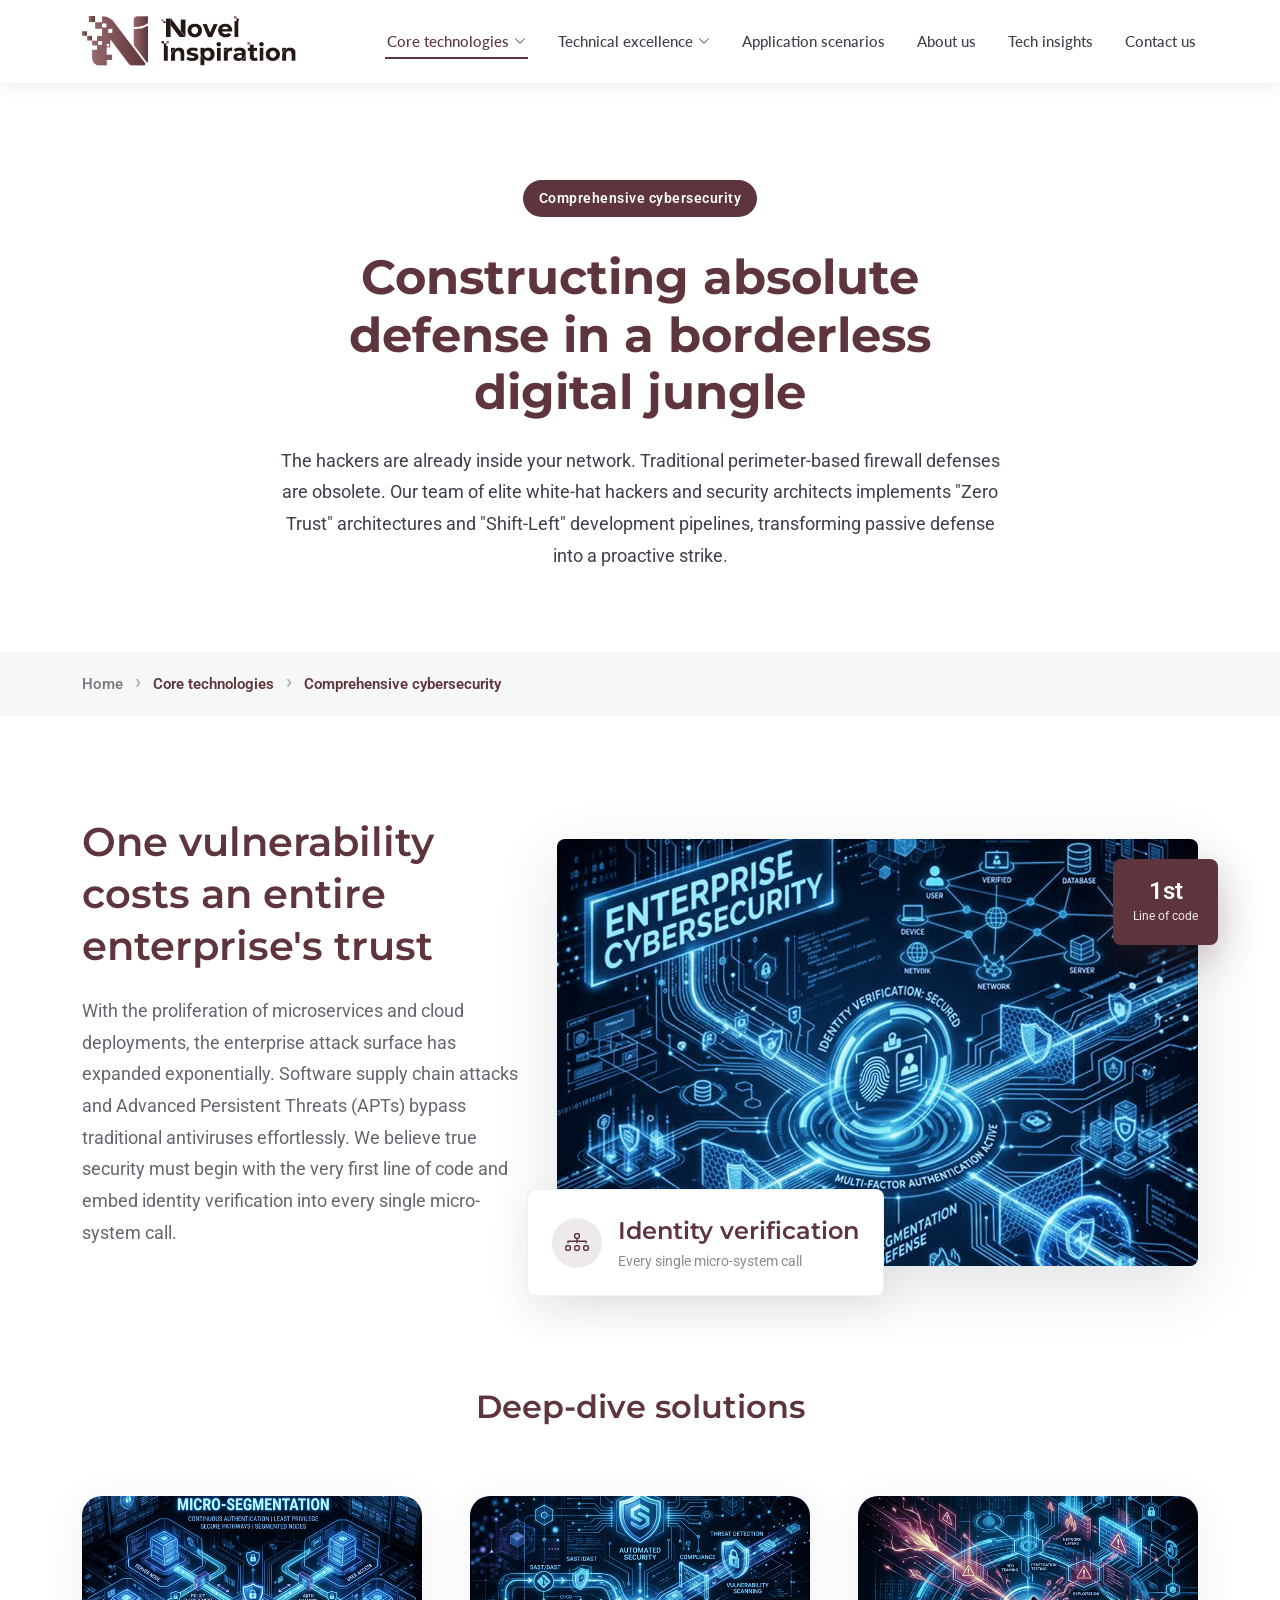
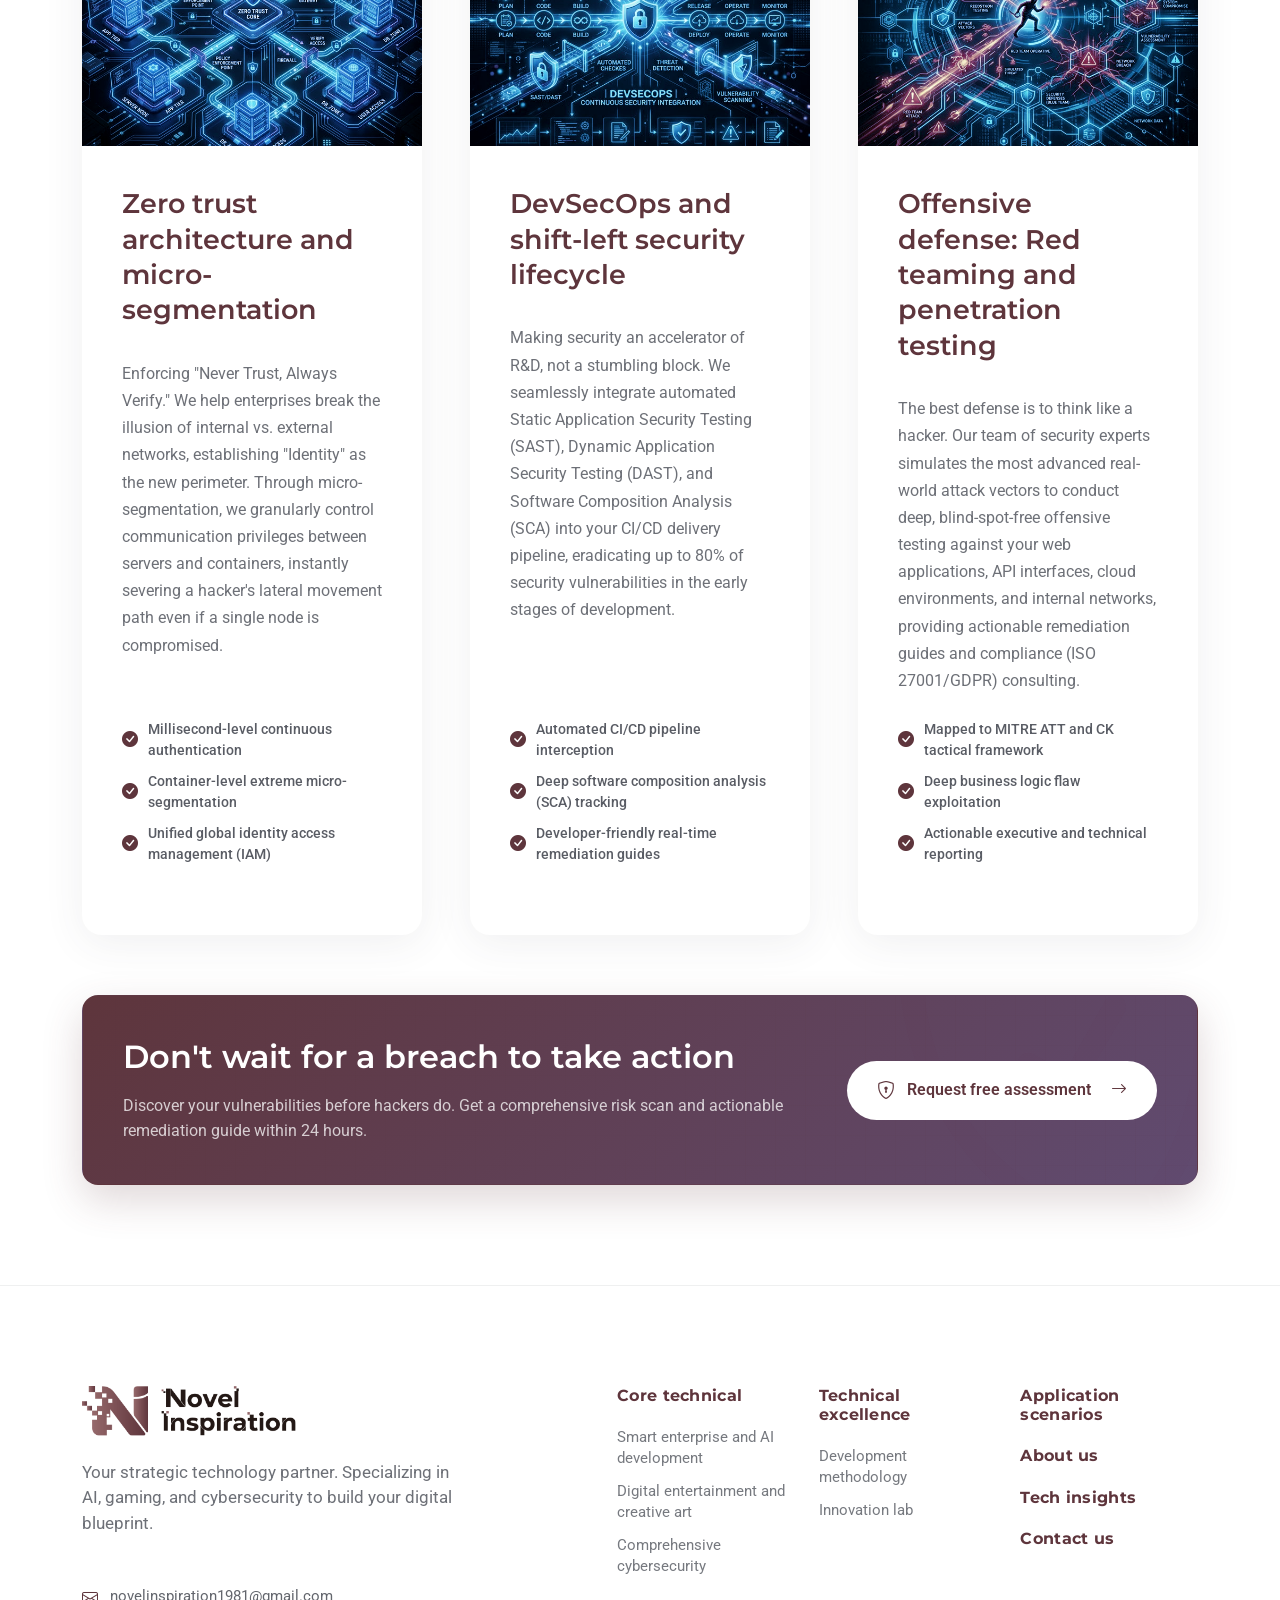
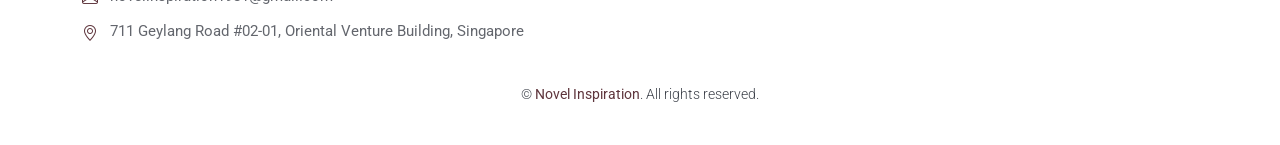
<file: technical_services_cybersecurity.html>
<!DOCTYPE html>
<html lang="en">

<head>
  <meta charset="utf-8">
  <meta content="width=device-width, initial-scale=1.0" name="viewport">
  <title>Comprehensive cybersecurity - Novel Inspiration</title>
  <meta name="description" content="Novel Inspiration has been committed to providing world-class technology solutions to help enterprises achieve digital transformation. Our multi-disciplinary technical team collaborates closely to provide targeted technical support for different clients. From Artificial Intelligence to Digital Entertainment, from Cybersecurity to Digital Transformation, we consistently maintain the highest standards of technical excellence and provide strong support for our clients' success.">
  <meta name="keywords" content="Smart enterprise and AI development, Digital entertainment and creative arts, Comprehensive cybersecurity">


  <!-- Favicons -->
  <link href="assets/img/health/favicon.png" rel="icon">

  <!-- Fonts -->
  <link href="https://fonts.googleapis.com" rel="preconnect">
  <link href="https://fonts.gstatic.com" rel="preconnect" crossorigin>
  <link
    href="https://fonts.googleapis.com/css2?family=Roboto:ital,wght@0,100;0,300;0,400;0,500;0,700;0,900;1,100;1,300;1,400;1,500;1,700;1,900&family=Montserrat:ital,wght@0,100;0,200;0,300;0,400;0,500;0,600;0,700;0,800;0,900;1,100;1,200;1,300;1,400;1,500;1,600;1,700;1,800;1,900&family=Lato:ital,wght@0,100;0,300;0,400;0,700;0,900;1,100;1,300;1,400;1,700;1,900&display=swap"
    rel="stylesheet">

  <!-- Vendor CSS Files -->
  <link href="assets/vendor/bootstrap/css/bootstrap.min.css" rel="stylesheet">
  <link href="assets/vendor/bootstrap-icons/bootstrap-icons.css" rel="stylesheet">
  <link href="assets/vendor/aos/aos.css" rel="stylesheet">
  <link href="assets/vendor/glightbox/css/glightbox.min.css" rel="stylesheet">
  <link href="assets/vendor/fontawesome-free/css/all.min.css" rel="stylesheet">
  <link href="assets/vendor/swiper/swiper-bundle.min.css" rel="stylesheet">

  <!-- Main CSS File -->
  <link href="assets/css/main.css" rel="stylesheet">
  <style>
    .unified-visual {
      position: relative;
    }
    .unified-visual::after {
      content: '';
      position: absolute;
      inset: 0;
      background-color: var(--bs-primary, #0d6efd);
      opacity: 0.3;
      mix-blend-mode: color;
      pointer-events: none;
      transition: opacity 0.4s ease;
    }
    .unified-visual:hover::after {
      opacity: 0;
    }
    .unified-visual img {
      filter: grayscale(25%) contrast(1.05);
      transition: filter 0.4s ease;
    }
    .unified-visual:hover img {
      filter: grayscale(0%) contrast(1);
    }
  </style>
</head>

<body class="services-page">

  <header id="header" class="header fixed-top">

    <div class="branding d-flex align-items-cente">

      <div class="container position-relative d-flex align-items-center justify-content-between">
        <a href="index.html" class="logo d-flex align-items-center">
          <img src="assets/img/health/logo.png" alt="Novel Inspiration">
        </a>

        <nav id="navmenu" class="navmenu">
          <ul>
            <li class="dropdown"><a><span>Core technologies</span> <i class="bi bi-chevron-down toggle-dropdown"></i></a>
            <ul>
              <li><a href="technical_services_ai.html">Smart enterprise and AI development</a></li>
              <li><a href="technical_services_digital.html">Digital entertainment and creative arts</a></li>
              <li><a href="technical_services_cybersecurity.html">Comprehensive cybersecurity</a></li>
            </ul>
            </li>

            <li class="dropdown"><a><span>Technical excellence</span> <i class="bi bi-chevron-down toggle-dropdown"></i></a>
            <ul>
              <li><a href="tech_develop.html">Development methodology</a></li>
              <li><a href="Innovation_lab.html">Innovation lab</a></li>
            </ul>
            </li>

            <li><a href="application_scenarios.html">Application scenarios</a></li>
            <li><a href="about.html">About us</a></li>
            <li><a href="tech_insights.html">Tech insights</a></li>
            <li><a href="contact.html">Contact us</a></li>
          </ul>
          <i class="mobile-nav-toggle d-xl-none bi bi-list"></i>
        </nav>

      </div>

    </div>

  </header>

  <main class="main">

    <!-- Page Title -->
    <div class="page-title">
      <div class="heading">
        <div class="container">
          <div class="row d-flex justify-content-center text-center">
            <div class="col-lg-8">

              <div class="service-header">
              <div class="service-category">
                <span>Comprehensive cybersecurity</span>
              </div>
            </div>
              <h1 class="heading-title">Constructing absolute defense in a borderless digital jungle</h1>
             
              <p class="mb-0">The hackers are already inside your network. Traditional perimeter-based firewall defenses are obsolete. Our team of elite white-hat hackers and security architects implements "Zero Trust" architectures and "Shift-Left" development pipelines, transforming passive defense into a proactive strike.
              </p>
            </div>
          </div>
        </div>
      </div>
     <nav class="breadcrumbs">
        <div class="container">
          <ol>
            <li><a href="index.html">Home</a></li>
            <li class="current">Core technologies</li>
            <li class="current">Comprehensive cybersecurity</li>
          </ol>
        </div>
      </nav>
    </div><!-- End Page Title -->

    <!-- Services Section -->
    <section id="home-about" class="home-about section">

      <div class="container" data-aos="fade-up" data-aos-delay="100">

        <div class="row align-items-center">
          <div class="col-lg-5 mb-5 mb-lg-0" data-aos="fade-right" data-aos-delay="200">
            <div class="about-content">
              <h2 class="section-heading">One vulnerability costs an entire enterprise's trust</h2>
              <p class="department-description">With the proliferation of microservices and cloud deployments, the enterprise attack surface has expanded exponentially. Software supply chain attacks and Advanced Persistent Threats (APTs) bypass traditional antiviruses effortlessly. We believe true security must begin with the very first line of code and embed identity verification into every single micro-system call.</p>
            </div>
          </div>

          <div class="col-lg-7" data-aos="fade-left" data-aos-delay="300">
            <div class="about-visual">
              <div class="main-image unified-visual">
                <img src="assets/img/health/smart-cybersecurity.jpg" alt="Tech Innovation Center" class="img-fluid">
              </div>
              <div class="floating-card">
                <div class="card-content">
                  <div class="icon">
                    <i class="bi bi-diagram-3"></i>
                  </div>
                  <div class="card-text">
                    <h4>Identity verification</h4>
                    <p>Every single micro-system call</p>
                  </div>
                </div>
              </div>
              <div class="experience-badge">
                <div class="badge-content">
                  <span class="years">1st</span>
                  <span class="text">Line of code</span>
                </div>
              </div>
            </div>
          </div>
        </div>

      </div>

      <div class="container featured-departments" data-aos="fade-up" data-aos-delay="100">

        <div class="values-section mb-5" data-aos="fade-up" data-aos-delay="300">
          <div class="row">
            <div class="col-lg-12 text-center" style="margin-top: 100px;">
              <h3>Deep-dive solutions</h3>
            </div>
          </div>
        </div>

        <div class="row g-5">

          <div class="col-lg-4" data-aos="zoom-in" data-aos-delay="100">
            <div class="specialty-card">
              <div class="specialty-visual unified-visual">
                <img src="assets/img/health/cybersecurity-1.jpg" alt="AI Development" class="img-fluid">                
              </div>
              <div class="specialty-content">
              
                <h2 style="font-size: 1.7rem;">Zero trust architecture and micro-segmentation</h2>
                <p>Enforcing "Never Trust, Always Verify." We help enterprises break the illusion of internal vs. external networks, establishing "Identity" as the new perimeter. Through micro-segmentation, we granularly control communication privileges between servers and containers, instantly severing a hacker's lateral movement path even if a single node is compromised.</p>
                <div class="specialty-features">
                  <span><i class="bi bi-check-circle-fill"></i>Millisecond-level continuous authentication</span>
                  <span><i class="bi bi-check-circle-fill"></i>Container-level extreme micro-segmentation</span>
                  <span><i class="bi bi-check-circle-fill"></i>Unified global identity access management (IAM)</span>
                </div>
               
              </div>
              
            </div>
          </div><!-- End Specialty Card -->

          <div class="col-lg-4" data-aos="zoom-in" data-aos-delay="200">
            <div class="specialty-card">
              <div class="specialty-visual unified-visual">
                <img src="assets/img/health/cybersecurity-2.jpg" alt="Digital Entertainment" class="img-fluid">
                
              </div>
              <div class="specialty-content">
               
                <h2 style="font-size: 1.7rem;">DevSecOps and shift-left security lifecycle</h2>
                <p>Making security an accelerator of R&D, not a stumbling block. We seamlessly integrate automated Static Application Security Testing (SAST), Dynamic Application Security Testing (DAST), and Software Composition Analysis (SCA) into your CI/CD delivery pipeline, eradicating up to 80% of security vulnerabilities in the early stages of development.</p>
                <div class="specialty-features">
                  <span><i class="bi bi-check-circle-fill"></i>Automated CI/CD pipeline interception</span>
                  <span><i class="bi bi-check-circle-fill"></i>Deep software composition analysis (SCA) tracking</span>
                  <span><i class="bi bi-check-circle-fill"></i>Developer-friendly real-time remediation guides</span>
                </div>
               
              </div>              
            </div>
          </div><!-- End Specialty Card -->


          <div class="col-lg-4" data-aos="zoom-in" data-aos-delay="100">
            <div class="specialty-card">              
                <div class="specialty-visual unified-visual">
                <img src="assets/img/health/cybersecurity-3.jpg" alt="AI Development" class="img-fluid">
              </div>
              
              <div class="specialty-content">  
                <h2 style="font-size: 1.7rem;">Offensive defense: Red teaming and penetration testing</h2>
                <p>The best defense is to think like a hacker. Our team of security experts simulates the most advanced real-world attack vectors to conduct deep, blind-spot-free offensive testing against your web applications, API interfaces, cloud environments, and internal networks, providing actionable remediation guides and compliance (ISO 27001/GDPR) consulting.</p>
                <div class="specialty-features">
                  <span><i class="bi bi-check-circle-fill"></i>Mapped to MITRE ATT and CK tactical framework</span>
                  <span><i class="bi bi-check-circle-fill"></i>Deep business logic flaw exploitation</span>
                  <span><i class="bi bi-check-circle-fill"></i>Actionable executive and technical reporting</span>
                </div>
                
              </div>
              
            </div>
          </div><!-- End Specialty Card -->
        </div>

        <div class="emergency-banner unified-cta-banner" data-aos="fade-up" data-aos-delay="400">
          <div class="watermark-icon"><i class="bi bi-shield-check"></i></div>
          <div class="row align-items-center position-relative z-2">
            <div class="col-lg-8">
              <div class="emergency-content">
                <h3>Don't wait for a breach to take action</h3>
                <p>Discover your vulnerabilities before hackers do. Get a comprehensive risk scan and actionable remediation guide within 24 hours.</p>
              </div>
            </div>
            <div class="col-lg-4 text-lg-end">
              <a href="contact.html" class="emergency-btn">
                <i class="bi bi-shield-lock"></i>Request free assessment<i class="bi bi-arrow-right ms-2 fs-6"></i>
              </a>
            </div>
          </div>
        </div>

      </div>

    </section><!-- /Featured Departments Section -->


  </main>

  <footer id="footer" class="footer-16 footer position-relative">

    <div class="container">

      <div class="footer-main">
        <div class="row align-items-start">

          <div class="col-lg-5">
            <div class="brand-section">
              <a class="logo d-flex align-items-center mb-4">
                <img src="assets/img/health/logo.png" alt="Novel Inspiration">
              </a>
              <p class="brand-description">Your strategic technology partner. Specializing in AI, gaming, and cybersecurity to build your digital blueprint.</p>

              <div class="contact-info mt-5">
                 <div class="contact-item">
                  <i class="bi bi-envelope"></i>
                  <span>novelinspiration1981@gmail.com</span>
                </div>
                <div class="contact-item">
                  <i class="bi bi-geo-alt"></i>
                  <span>711 Geylang Road #02-01, Oriental Venture Building, Singapore</span>
                </div>
              </div>
            </div>
          </div>

          <div class="col-lg-7">
            <div class="footer-nav-wrapper">
              <div class="row">

                <div class="col-6 col-lg-4">
                  <div class="nav-column">
                    <h6><strong>Core technical</strong></h6>
                    <nav class="footer-nav">
                      <a href="technical_services_ai.html"><strong>Smart enterprise and AI development</strong></a>
                      <a href="technical_services_digital.html"><strong>Digital entertainment and creative art</strong></a>
                      <a href="#"><strong>Comprehensive cybersecurity</strong></a>
                    </nav>
                  </div>
                </div>

                <div class="col-6 col-lg-4">
                  <div class="nav-column">
                    <h6><strong>Technical excellence</strong></h6>
                    <nav class="footer-nav">
                      <a href="tech_develop.html"><strong>Development methodology</strong></a>
                      <a href="Innovation_lab.html"><strong>Innovation lab</strong></a>                      
                    </nav>
                  </div>
                </div>

                <div class="col-6 col-lg-4">
                  <div class="nav-column">
                    <a href="application_scenarios.html"><h6><strong>Application scenarios</strong></h6></a>
                    <a href="about.html"><h6><strong>About us</strong></h6></a>
                    <a href="tech_insights.html"><h6><strong>Tech insights</strong></h6></a>
                    <a href="contact.html"><h6><strong>Contact us</strong></h6></a>  
                  </div>
                </div>
              </div>
            </div>
          </div>

        </div>

    <div class="footer-bottom">
      <div class="container">
        <div class="bottom-content">
          <div class="row align-items-center">

            <div class="col-lg-12 text-center">
              <div class="copyright">
                <p>© <span class="sitename">Novel Inspiration</span>. All rights reserved.</p>
              </div>
            </div>
          </div>
        </div>
      </div>
    </div>

      </div>

    </div>



  </footer>

  <!-- Scroll Top -->
  <a href="#!" id="scroll-top" class="scroll-top d-flex align-items-center justify-content-center"><i
      class="bi bi-arrow-up-short"></i></a>

  <!-- Preloader -->
  <div id="preloader"></div>

  <!-- Vendor JS Files -->
  <script src="assets/vendor/bootstrap/js/bootstrap.bundle.min.js"></script>
  <script src="assets/vendor/php-email-form/validate.js"></script>
  <script src="assets/vendor/aos/aos.js"></script>
  <script src="assets/vendor/glightbox/js/glightbox.min.js"></script>
  <script src="assets/vendor/purecounter/purecounter_vanilla.js"></script>
  <script src="assets/vendor/swiper/swiper-bundle.min.js"></script>

  <!-- Main JS File -->
  <script src="assets/js/main.js"></script>

</body>

</html>
</file>
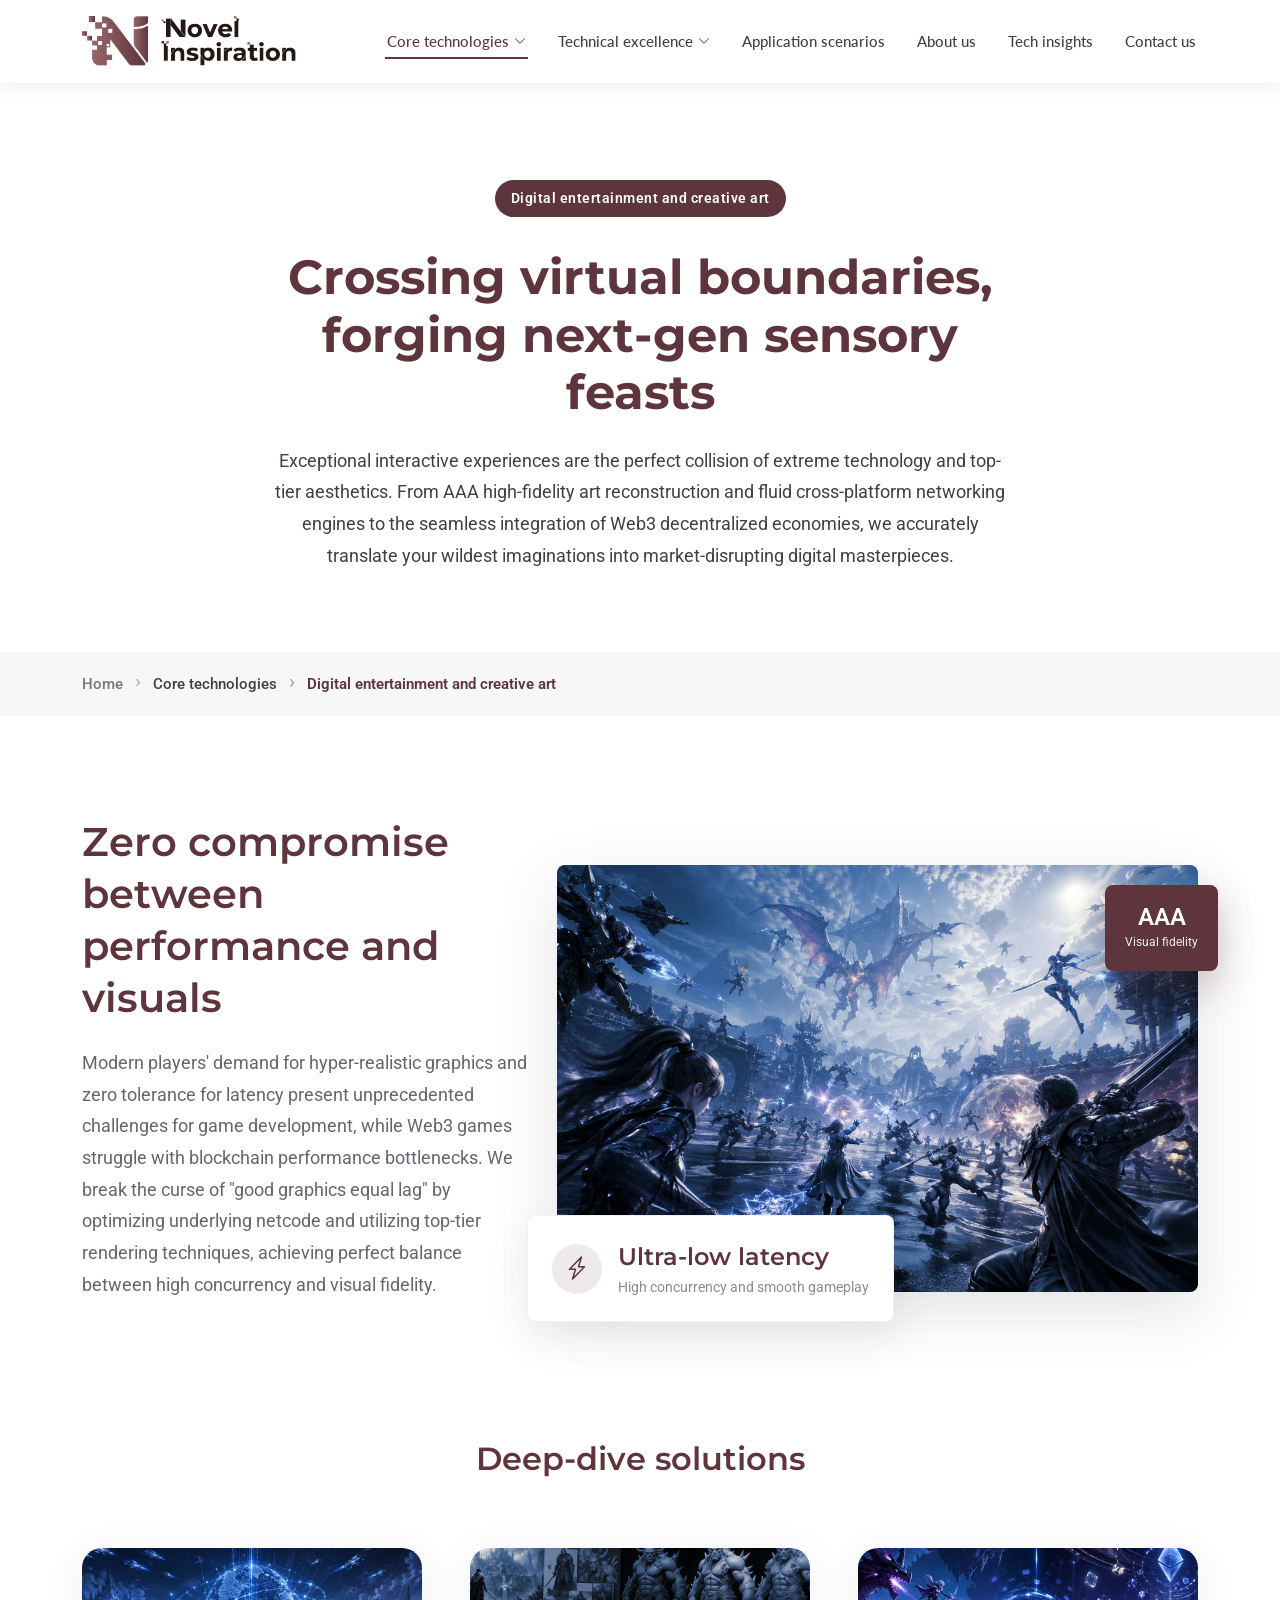
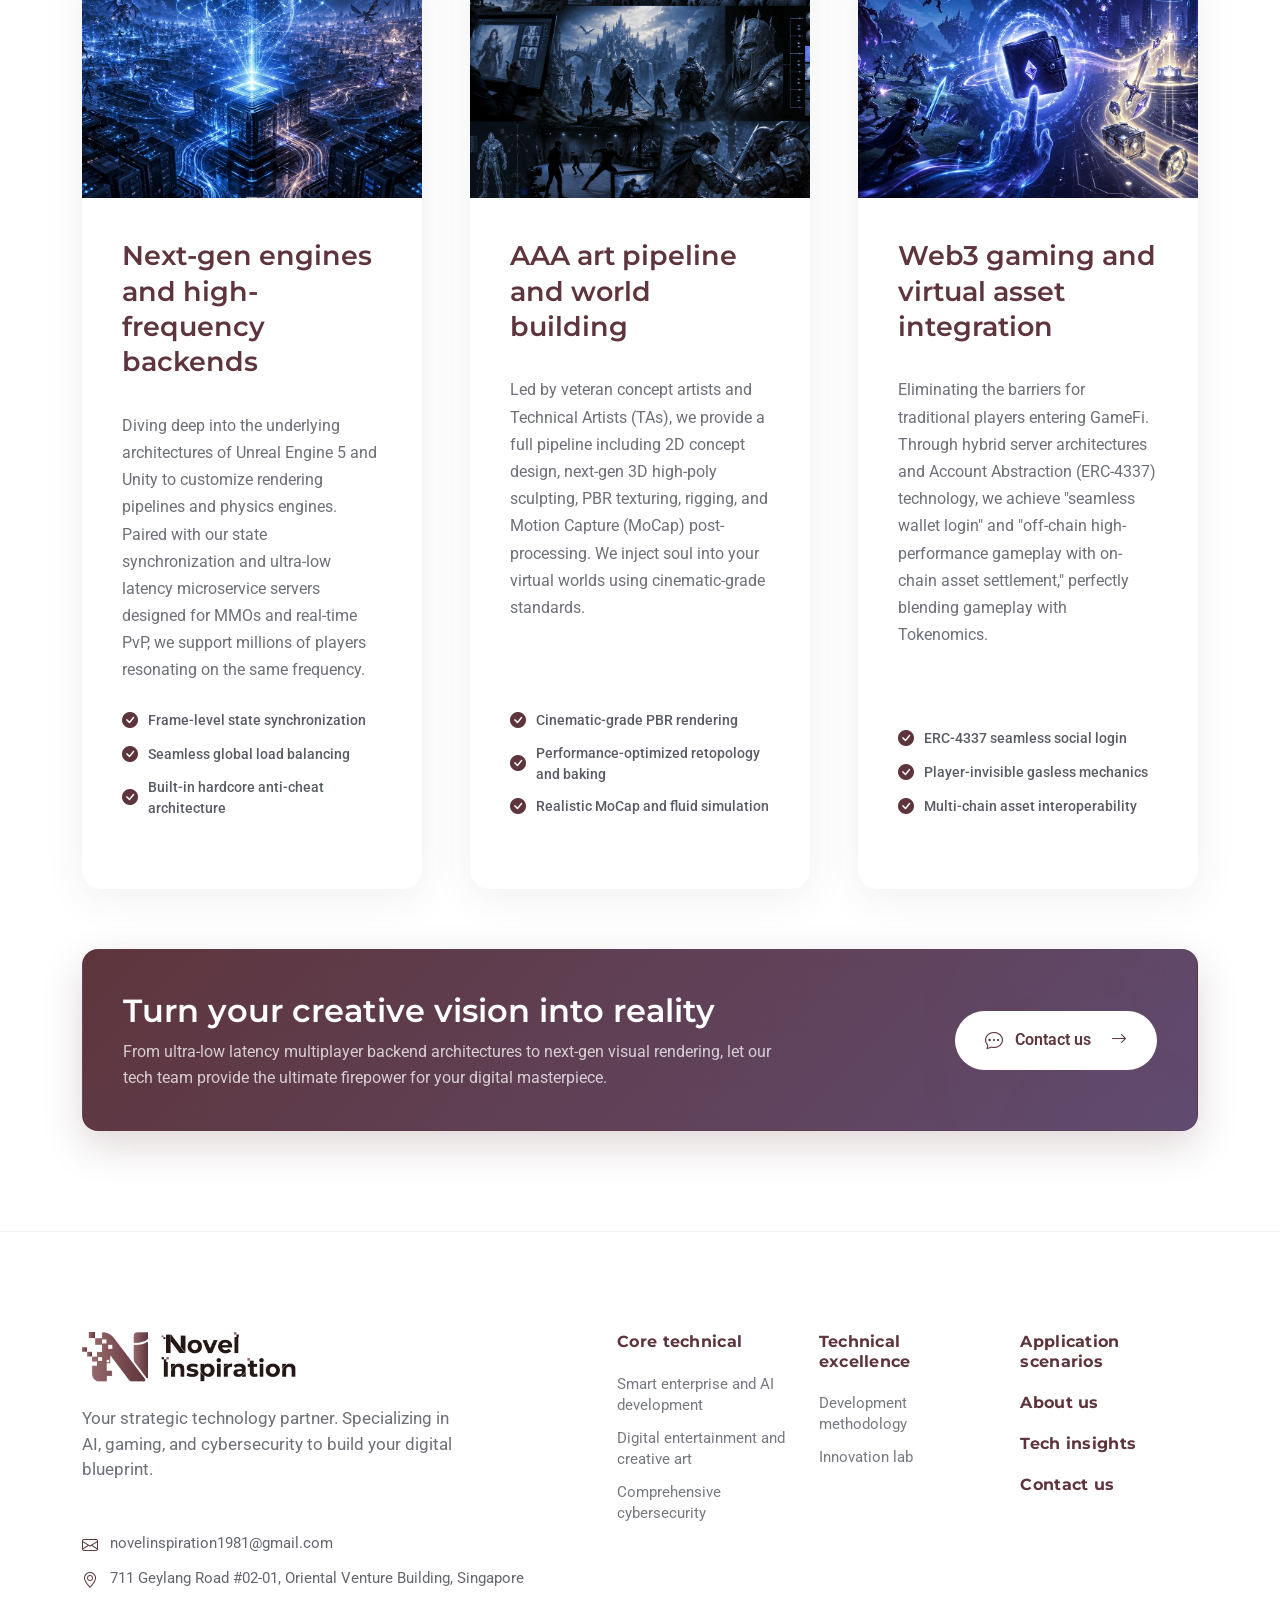
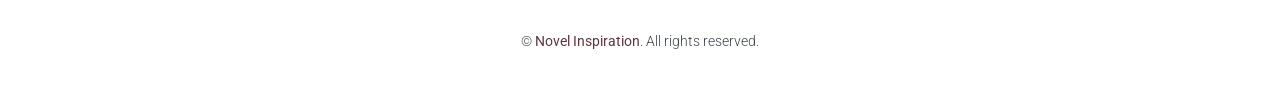
<file: technical_services_digital.html>
<!DOCTYPE html>
<html lang="en">

<head>
  <meta charset="utf-8">
  <meta content="width=device-width, initial-scale=1.0" name="viewport">
  <title>Digital entertainment and creative art - Novel Inspiration</title>
  <meta name="description" content="Novel Inspiration has been committed to providing world-class technology solutions to help enterprises achieve digital transformation. Our multi-disciplinary technical team collaborates closely to provide targeted technical support for different clients. From Artificial Intelligence to Digital Entertainment, from Cybersecurity to Digital Transformation, we consistently maintain the highest standards of technical excellence and provide strong support for our clients' success.">
  <meta name="keywords" content="Smart enterprise and AI development, Digital entertainment and creative arts, Comprehensive cybersecurity">


  <!-- Favicons -->
  <link href="assets/img/health/favicon.png" rel="icon">

  <!-- Fonts -->
  <link href="https://fonts.googleapis.com" rel="preconnect">
  <link href="https://fonts.gstatic.com" rel="preconnect" crossorigin>
  <link
    href="https://fonts.googleapis.com/css2?family=Roboto:ital,wght@0,100;0,300;0,400;0,500;0,700;0,900;1,100;1,300;1,400;1,500;1,700;1,900&family=Montserrat:ital,wght@0,100;0,200;0,300;0,400;0,500;0,600;0,700;0,800;0,900;1,100;1,200;1,300;1,400;1,500;1,600;1,700;1,800;1,900&family=Lato:ital,wght@0,100;0,300;0,400;0,700;0,900;1,100;1,300;1,400;1,700;1,900&display=swap"
    rel="stylesheet">

  <!-- Vendor CSS Files -->
  <link href="assets/vendor/bootstrap/css/bootstrap.min.css" rel="stylesheet">
  <link href="assets/vendor/bootstrap-icons/bootstrap-icons.css" rel="stylesheet">
  <link href="assets/vendor/aos/aos.css" rel="stylesheet">
  <link href="assets/vendor/glightbox/css/glightbox.min.css" rel="stylesheet">
  <link href="assets/vendor/fontawesome-free/css/all.min.css" rel="stylesheet">
  <link href="assets/vendor/swiper/swiper-bundle.min.css" rel="stylesheet">

  <!-- Main CSS File -->
  <link href="assets/css/main.css" rel="stylesheet">
  <style>
    .unified-visual {
      position: relative;
    }
    .unified-visual::after {
      content: '';
      position: absolute;
      inset: 0;
      background-color: var(--bs-primary, #0d6efd);
      opacity: 0.3;
      mix-blend-mode: color;
      pointer-events: none;
      transition: opacity 0.4s ease;
    }
    .unified-visual:hover::after {
      opacity: 0;
    }
    .unified-visual img {
      filter: grayscale(25%) contrast(1.05);
      transition: filter 0.4s ease;
    }
    .unified-visual:hover img {
      filter: grayscale(0%) contrast(1);
    }
  </style>
</head>

<body class="services-page">

  <header id="header" class="header fixed-top">

    <div class="branding d-flex align-items-cente">

      <div class="container position-relative d-flex align-items-center justify-content-between">
        <a href="index.html" class="logo d-flex align-items-center">
          <img src="assets/img/health/logo.png" alt="Novel Inspiration">
        </a>

        <nav id="navmenu" class="navmenu">
          <ul>
            <li class="dropdown"><a><span>Core technologies</span> <i class="bi bi-chevron-down toggle-dropdown"></i></a>
            <ul>
              <li><a href="technical_services_ai.html">Smart enterprise and AI development</a></li>
              <li><a href="technical_services_digital.html">Digital entertainment and creative arts</a></li>
              <li><a href="technical_services_cybersecurity.html">Comprehensive cybersecurity</a></li>
            </ul>
            </li>

            <li class="dropdown"><a href="#"><span>Technical excellence</span> <i class="bi bi-chevron-down toggle-dropdown"></i></a>
            <ul>
              <li><a href="tech_develop.html">Development methodology</a></li>
              <li><a href="Innovation_lab.html">Innovation lab</a></li>
            </ul>
            </li>

            <li><a href="application_scenarios.html">Application scenarios</a></li>
            <li><a href="about.html">About us</a></li>
            <li><a href="tech_insights.html">Tech insights</a></li>
            <li><a href="contact.html">Contact us</a></li>
          </ul>
          <i class="mobile-nav-toggle d-xl-none bi bi-list"></i>
        </nav>

      </div>

    </div>

  </header>

  <main class="main">

    <!-- Page Title -->
    <div class="page-title">
      <div class="heading">
        <div class="container">
          <div class="row d-flex justify-content-center text-center">
            <div class="col-lg-8">

               <div class="service-header">
              <div class="service-category">
                <span>Digital entertainment and creative art</span>
              </div>
            </div>
              <h1 class="heading-title">Crossing virtual boundaries, forging next-gen sensory feasts</h1>
             
              <p class="mb-0">Exceptional interactive experiences are the perfect collision of extreme technology and top-tier aesthetics. From AAA high-fidelity art reconstruction and fluid cross-platform networking engines to the seamless integration of Web3 decentralized economies, we accurately translate your wildest imaginations into market-disrupting digital masterpieces.
              </p>
            </div>
          </div>
        </div>
      </div>
     <nav class="breadcrumbs">
        <div class="container">
          <ol>
            <li><a href="index.html">Home</a></li>
            <li><a>Core technologies</a></li>
            <li class="current">Digital entertainment and creative art</li>
          </ol>
        </div>
      </nav>
    </div><!-- End Page Title -->
    
    <!-- Home About Section -->
    <section id="home-about" class="home-about section">

      <div class="container" data-aos="fade-up" data-aos-delay="100">

        <div class="row align-items-center">
          <div class="col-lg-5 mb-5 mb-lg-0" data-aos="fade-right" data-aos-delay="200">
            <div class="about-content">
              <h2 class="section-heading">Zero compromise between performance and visuals</h2>
              <p class="department-description">Modern players' demand for hyper-realistic graphics and zero tolerance for latency present unprecedented challenges for game development, while Web3 games struggle with blockchain performance bottlenecks. We break the curse of "good graphics equal lag" by optimizing underlying netcode and utilizing top-tier rendering techniques, achieving perfect balance between high concurrency and visual fidelity.</p>
            </div>
          </div>

          <div class="col-lg-7" data-aos="fade-left" data-aos-delay="300">
            <div class="about-visual">
              <div class="main-image unified-visual">
                <img src="assets/img/health/services-digital.jpg" alt="Tech Innovation Center" class="img-fluid">
              </div>
              <div class="floating-card">
                <div class="card-content">
                  <div class="icon">
                    <i class="bi bi-lightning-charge"></i>
                  </div>
                  <div class="card-text">
                    <h4>Ultra-low latency</h4>
                    <p>High concurrency and smooth gameplay</p>
                  </div>
                </div>
              </div>
              <div class="experience-badge">
                <div class="badge-content">
                  <span class="years">AAA</span>
                  <span class="text">Visual fidelity</span>
                </div>
              </div>
            </div>
          </div>
        </div>

      </div>

      <div class="container featured-departments" data-aos="fade-up" data-aos-delay="100">

        <div class="values-section mb-5" data-aos="fade-up" data-aos-delay="300">
          <div class="row">
            <div class="col-lg-12 text-center" style="margin-top: 100px;">
              <h3>Deep-dive solutions</h3>
            </div>
          </div>
        </div>

        <div class="row g-5">

          <div class="col-lg-4" data-aos="zoom-in" data-aos-delay="100">
            <div class="specialty-card">
              <div class="specialty-visual unified-visual">
                <img src="assets/img/health/services-digita-1.jpg" alt="AI Development" class="img-fluid">                
              </div>
              <div class="specialty-content">                
                <h2 style="font-size: 1.7rem;">Next-gen engines and high-frequency backends</h2>
                <p>Diving deep into the underlying architectures of Unreal Engine 5 and Unity to customize rendering pipelines and physics engines. Paired with our state synchronization and ultra-low latency microservice servers designed for MMOs and real-time PvP, we support millions of players resonating on the same frequency.</p>
                <div class="specialty-features">
                  <span><i class="bi bi-check-circle-fill"></i>Frame-level state synchronization</span>
                  <span><i class="bi bi-check-circle-fill"></i>Seamless global load balancing</span>
                  <span><i class="bi bi-check-circle-fill"></i>Built-in hardcore anti-cheat architecture</span>
                </div>               
              </div>
              
            </div>
          </div><!-- End Specialty Card -->

          <div class="col-lg-4" data-aos="zoom-in" data-aos-delay="200">
            <div class="specialty-card">
              <div class="specialty-visual unified-visual">
                <img src="assets/img/health/services-digita-2.jpg" alt="Digital Entertainment" class="img-fluid">
               </div>
              <div class="specialty-content">
                <h2 style="font-size: 1.7rem;">AAA art pipeline and world building</h2>
                <p>Led by veteran concept artists and Technical Artists (TAs), we provide a full pipeline including 2D concept design, next-gen 3D high-poly sculpting, PBR texturing, rigging, and Motion Capture (MoCap) post-processing. We inject soul into your virtual worlds using cinematic-grade standards.</p>
                <div class="specialty-features">
                  <span><i class="bi bi-check-circle-fill"></i>Cinematic-grade PBR rendering</span>
                  <span><i class="bi bi-check-circle-fill"></i>Performance-optimized retopology and baking</span>
                  <span><i class="bi bi-check-circle-fill"></i>Realistic MoCap and fluid simulation</span>
                </div>               
              </div>              
            </div>
          </div><!-- End Specialty Card -->


          <div class="col-lg-4" data-aos="zoom-in" data-aos-delay="100">
            <div class="specialty-card">              
                <div class="specialty-visual unified-visual">
                <img src="assets/img/health/services-digita-3.jpg" alt="AI Development" class="img-fluid">
              </div>
              
              <div class="specialty-content">  
                <h2 style="font-size: 1.7rem;">Web3 gaming and virtual asset integration</h2>
                <p>Eliminating the barriers for traditional players entering GameFi. Through hybrid server architectures and Account Abstraction (ERC-4337) technology, we achieve "seamless wallet login" and "off-chain high-performance gameplay with on-chain asset settlement," perfectly blending gameplay with Tokenomics.</p>
                <div class="specialty-features">
                  <span><i class="bi bi-check-circle-fill"></i>ERC-4337 seamless social login</span>
                  <span><i class="bi bi-check-circle-fill"></i>Player-invisible gasless mechanics</span>
                  <span><i class="bi bi-check-circle-fill"></i>Multi-chain asset interoperability</span>
                </div>
              </div>
              
            </div>
          </div><!-- End Specialty Card -->
        </div>

        <div class="emergency-banner unified-cta-banner" data-aos="fade-up" data-aos-delay="400">
          <div class="watermark-icon"><i class="bi bi-controller"></i></div>
          <div class="row align-items-center position-relative z-2">
            <div class="col-lg-8">
              <div class="emergency-content pe-lg-4">
                <h3 class="mb-2">Turn your creative vision into reality</h3>
                <p class="mb-0">From ultra-low latency multiplayer backend architectures to next-gen visual rendering, let our tech team provide the ultimate firepower for your digital masterpiece.</p>
              </div>
            </div>
            <div class="col-lg-4 text-lg-end">
              <a href="contact.html" class="emergency-btn">
                <i class="bi bi-chat-dots"></i>Contact us<i class="bi bi-arrow-right ms-2 fs-6"></i>
              </a>
            </div>
          </div>
        </div>

      </div>

    </section><!-- /Featured Departments Section -->


  </main>

  <footer id="footer" class="footer-16 footer position-relative">

    <div class="container">

      <div class="footer-main">
        <div class="row align-items-start">

          <div class="col-lg-5">
            <div class="brand-section">
              <a class="logo d-flex align-items-center mb-4">
                <img src="assets/img/health/logo.png" alt="Novel Inspiration">
              </a>
              <p class="brand-description">Your strategic technology partner. Specializing in AI, gaming, and cybersecurity to build your digital blueprint.</p>

              <div class="contact-info mt-5">
                 <div class="contact-item">
                  <i class="bi bi-envelope"></i>
                  <span>novelinspiration1981@gmail.com</span>
                </div>
                <div class="contact-item">
                  <i class="bi bi-geo-alt"></i>
                  <span>711 Geylang Road #02-01, Oriental Venture Building, Singapore</span>
                </div>
              </div>
            </div>
          </div>

          <div class="col-lg-7">
            <div class="footer-nav-wrapper">
              <div class="row">

                <div class="col-6 col-lg-4">
                  <div class="nav-column">
                    <h6><strong>Core technical</strong></h6>
                    <nav class="footer-nav">
                      <a href="technical_services_ai.html"><strong>Smart enterprise and AI development</strong></a>
                      <a href="#"><strong>Digital entertainment and creative art</strong></a>
                      <a href="technical_services_cybersecurity.html"><strong>Comprehensive cybersecurity</strong></a>
                    </nav>
                  </div>
                </div>

                <div class="col-6 col-lg-4">
                  <div class="nav-column">
                    <h6><strong>Technical excellence</strong></h6>
                    <nav class="footer-nav">
                      <a href="tech_develop.html"><strong>Development methodology</strong></a>
                      <a href="Innovation_lab.html"><strong>Innovation lab</strong></a>                      
                    </nav>
                  </div>
                </div>

                <div class="col-6 col-lg-4">
                  <div class="nav-column">
                    <a href="application_scenarios.html"><h6><strong>Application scenarios</strong></h6></a>
                    <a href="about.html"><h6><strong>About us</strong></h6></a>
                    <a href="tech_insights.html"><h6><strong>Tech insights</strong></h6></a>
                    <a href="contact.html"><h6><strong>Contact us</strong></h6></a>  
                  </div>
                </div>
              </div>
            </div>
          </div>

        </div>

    <div class="footer-bottom">
      <div class="container">
        <div class="bottom-content">
          <div class="row align-items-center">

            <div class="col-lg-12 text-center">
              <div class="copyright">
                <p>© <span class="sitename">Novel Inspiration</span>. All rights reserved.</p>
              </div>
            </div>
          </div>
        </div>
      </div>
    </div>

      </div>

    </div>



  </footer>

  <!-- Scroll Top -->
  <a href="#!" id="scroll-top" class="scroll-top d-flex align-items-center justify-content-center"><i
      class="bi bi-arrow-up-short"></i></a>

  <!-- Preloader -->
  <div id="preloader"></div>

  <!-- Vendor JS Files -->
  <script src="assets/vendor/bootstrap/js/bootstrap.bundle.min.js"></script>
  <script src="assets/vendor/php-email-form/validate.js"></script>
  <script src="assets/vendor/aos/aos.js"></script>
  <script src="assets/vendor/glightbox/js/glightbox.min.js"></script>
  <script src="assets/vendor/purecounter/purecounter_vanilla.js"></script>
  <script src="assets/vendor/swiper/swiper-bundle.min.js"></script>

  <!-- Main JS File -->
  <script src="assets/js/main.js"></script>

</body>

</html>
</file>
<file: assets/css/main.css>
@charset "UTF-8";

/* Fonts */
:root {
  --default-font: "Roboto",  system-ui, -apple-system, "Segoe UI", Roboto, "Helvetica Neue", Arial, "Noto Sans", "Liberation Sans", sans-serif, "Apple Color Emoji", "Segoe UI Emoji", "Segoe UI Symbol", "Noto Color Emoji";
  --heading-font: "Montserrat",  sans-serif;
  --nav-font: "Lato",  sans-serif;
}

/* Global Colors - The following color variables are used throughout the website. Updating them here will change the color scheme of the entire website */
:root { 
  --background-color: #ffffff; /* Background color for the entire website, including individual sections */
  --default-color: #3c4049; /* Default color used for the majority of the text content across the entire website */
  --heading-color: #5E353C; /* Color for headings, subheadings and title throughout the website */
  --accent-color: #5E353C; /* Accent color that represents your brand on the website. It's used for buttons, links, and other elements that need to stand out */
  --surface-color: #ffffff; /* The surface color is used as a background of boxed elements within sections, such as cards, icon boxes, or other elements that require a visual separation from the global background. */
  --contrast-color: #ffffff; /* Contrast color for text, ensuring readability against backgrounds of accent, heading, or default colors. */
}

/* Nav Menu Colors - The following color variables are used specifically for the navigation menu. They are separate from the global colors to allow for more customization options */
:root {
  --nav-color: #3c4049;  /* The default color of the main navmenu links */
  --nav-hover-color: #5E353C; /* Applied to main navmenu links when they are hovered over or active */
  --nav-mobile-background-color: #ffffff; /* Used as the background color for mobile navigation menu */
  --nav-dropdown-background-color: #ffffff; /* Used as the background color for dropdown items that appear when hovering over primary navigation items */
  --nav-dropdown-color: #3c4049; /* Used for navigation links of the dropdown items in the navigation menu. */
  --nav-dropdown-hover-color: #5E353C; /* Similar to --nav-hover-color, this color is applied to dropdown navigation links when they are hovered over. */
}

/* Color Presets - These classes override global colors when applied to any section or element, providing reuse of the sam color scheme. */

.light-background {
  --background-color: #faf8f7;
  --surface-color: #ffffff;
}

.dark-background {
  --background-color: #5E353C;
  --default-color: #ffffff;
  --heading-color: #ffffff;
  --surface-color: #4A2A2F;
  --contrast-color: #ffffff;
}

/* Smooth scroll */
:root {
  scroll-behavior: smooth;
}

/*--------------------------------------------------------------
# General Styling & Shared Classes
--------------------------------------------------------------*/
body {
  color: var(--default-color);
  background-color: var(--background-color);
  font-family: var(--default-font);
}

a {
  color: var(--accent-color);
  text-decoration: none;
  transition: 0.3s;
}

a:hover {
  color: color-mix(in srgb, var(--accent-color), transparent 25%);
  text-decoration: none;
}

h1,
h2,
h3,
h4,
h5,
h6 {
  color: var(--heading-color);
  font-family: var(--heading-font);
}

/* PHP Email Form Messages
------------------------------*/
.php-email-form .error-message {
  display: none;
  background: #df1529;
  color: #ffffff;
  text-align: left;
  padding: 15px;
  margin-bottom: 24px;
  font-weight: 600;
}

.php-email-form .sent-message {
  display: none;
  color: #ffffff;
  background: #059652;
  text-align: center;
  padding: 15px;
  margin-bottom: 24px;
  font-weight: 600;
}

.php-email-form .loading {
  display: none;
  background: var(--surface-color);
  text-align: center;
  padding: 15px;
  margin-bottom: 24px;
}

.php-email-form .loading:before {
  content: "";
  display: inline-block;
  border-radius: 50%;
  width: 24px;
  height: 24px;
  margin: 0 10px -6px 0;
  border: 3px solid var(--accent-color);
  border-top-color: var(--surface-color);
  animation: php-email-form-loading 1s linear infinite;
}

@keyframes php-email-form-loading {
  0% {
    transform: rotate(0deg);
  }

  100% {
    transform: rotate(360deg);
  }
}

/*--------------------------------------------------------------
# Global Header
--------------------------------------------------------------*/
.header {
  --background-color: rgba(255, 255, 255, 0);
  color: var(--default-color);
  transition: all 0.5s;
  z-index: 997;
  background-color: var(--background-color);
  box-shadow: 0px 0 18px rgba(0, 0, 0, 0.1);
}

.header .topbar {
  background-color: var(--accent-color);
  height: 40px;
  padding: 0;
  font-size: 14px;
  transition: all 0.5s;
}

.header .topbar .contact-info i {
  font-style: normal;
  color: var(--contrast-color);
}

.header .topbar .contact-info i a,
.header .topbar .contact-info i span {
  padding-left: 5px;
  color: var(--contrast-color);
}

@media (max-width: 575px) {

  .header .topbar .contact-info i a,
  .header .topbar .contact-info i span {
    font-size: 13px;
  }
}

.header .topbar .contact-info i a {
  line-height: 0;
  transition: 0.3s;
}

.header .topbar .contact-info i a:hover {
  color: var(--contrast-color);
  text-decoration: underline;
}

.header .topbar .social-links a {
  color: color-mix(in srgb, var(--contrast-color), transparent 40%);
  line-height: 0;
  transition: 0.3s;
  margin-left: 20px;
}

.header .topbar .social-links a:hover {
  color: var(--contrast-color);
}

.header .branding {
  min-height: 60px;
  padding: 15px 0;
}

.header .logo {
  line-height: 1;
}

.header .logo img {
  max-height: 50px;
  margin-right: 8px;
}

.header .logo h1 {
  font-size: 30px;
  margin: 0;
  font-weight: 600;
  color: var(--heading-color);
}

.scrolled .header .topbar {
  height: 0;
  visibility: hidden;
  overflow: hidden;
}

/* Global Header on Scroll
------------------------------*/
.scrolled .header {
  --background-color: #ffffff;
}

/*--------------------------------------------------------------
# Navigation Menu
--------------------------------------------------------------*/
/* Desktop Navigation */
@media (min-width: 1200px) {
  .navmenu {
    padding: 0;
  }

  .navmenu ul {
    margin: 0;
    padding: 0;
    display: flex;
    list-style: none;
    align-items: center;
  }

  .navmenu li {
    position: relative;
  }

  .navmenu>ul>li {
    white-space: nowrap;
    padding: 15px 14px;
  }

  .navmenu>ul>li:last-child {
    padding-right: 0;
  }

  .navmenu a,
  .navmenu a:focus {
    color: var(--nav-color);
    font-size: 15px;
    padding: 0 2px;
    font-family: var(--nav-font);
    font-weight: 500;
    display: flex;
    align-items: center;
    justify-content: space-between;
    white-space: nowrap;
    transition: 0.3s;
    position: relative;
  }

  .navmenu a i,
  .navmenu a:focus i {
    font-size: 12px;
    line-height: 0;
    margin-left: 5px;
    transition: 0.3s;
  }

  .navmenu>ul>li>a:before {
    content: "";
    position: absolute;
    width: 100%;
    height: 2px;
    bottom: -6px;
    left: 0;
    background-color: var(--accent-color);
    visibility: hidden;
    width: 0px;
    transition: all 0.3s ease-in-out 0s;
  }

  .navmenu a:hover:before,
  .navmenu li:hover>a:before,
  .navmenu .active:before {
    visibility: visible;
    width: 100%;
  }

  .navmenu li:hover>a,
  .navmenu .active,
  .navmenu .active:focus {
    color: var(--nav-hover-color);
  }

  .navmenu .dropdown ul {
    margin: 0;
    padding: 10px 0;
    background: var(--nav-dropdown-background-color);
    display: block;
    position: absolute;
    visibility: hidden;
    left: 14px;
    top: 130%;
    opacity: 0;
    transition: 0.3s;
    border-radius: 4px;
    z-index: 99;
    box-shadow: 0px 0px 30px rgba(0, 0, 0, 0.1);
  }

  .navmenu .dropdown ul li {
    min-width: 200px;
  }

  .navmenu .dropdown ul a {
    padding: 10px 20px;
    font-size: 15px;
    text-transform: none;
    color: var(--nav-dropdown-color);
  }

  .navmenu .dropdown ul a i {
    font-size: 12px;
  }

  .navmenu .dropdown ul a:hover,
  .navmenu .dropdown ul .active:hover,
  .navmenu .dropdown ul li:hover>a {
    color: var(--nav-dropdown-hover-color);
  }

  .navmenu .dropdown:hover>ul {
    opacity: 1;
    top: 100%;
    visibility: visible;
  }

  .navmenu .dropdown .dropdown ul {
    top: 0;
    left: -90%;
    visibility: hidden;
  }

  .navmenu .dropdown .dropdown:hover>ul {
    opacity: 1;
    top: 0;
    left: -100%;
    visibility: visible;
  }
}

/* Mobile Navigation */
@media (max-width: 1199px) {
  .mobile-nav-toggle {
    color: var(--nav-color);
    font-size: 28px;
    line-height: 0;
    margin-right: 10px;
    cursor: pointer;
    transition: color 0.3s;
  }

  .navmenu {
    padding: 0;
    z-index: 9997;
  }

  .navmenu ul {
    display: none;
    list-style: none;
    position: absolute;
    inset: 60px 20px 20px 20px;
    padding: 10px 0;
    margin: 0;
    border-radius: 6px;
    background-color: var(--nav-mobile-background-color);
    border: 1px solid color-mix(in srgb, var(--default-color), transparent 90%);
    box-shadow: none;
    overflow-y: auto;
    transition: 0.3s;
    z-index: 9998;
  }

  .navmenu a,
  .navmenu a:focus {
    color: var(--nav-dropdown-color);
    padding: 10px 20px;
    font-family: var(--nav-font);
    font-size: 17px;
    font-weight: 500;
    display: flex;
    align-items: center;
    justify-content: space-between;
    white-space: nowrap;
    transition: 0.3s;
  }

  .navmenu a i,
  .navmenu a:focus i {
    font-size: 12px;
    line-height: 0;
    margin-left: 5px;
    width: 30px;
    height: 30px;
    display: flex;
    align-items: center;
    justify-content: center;
    border-radius: 50%;
    transition: 0.3s;
    background-color: color-mix(in srgb, var(--accent-color), transparent 90%);
  }

  .navmenu a i:hover,
  .navmenu a:focus i:hover {
    background-color: var(--accent-color);
    color: var(--contrast-color);
  }

  .navmenu a:hover,
  .navmenu .active,
  .navmenu .active:focus {
    color: var(--nav-dropdown-hover-color);
  }

  .navmenu .active i,
  .navmenu .active:focus i {
    background-color: var(--accent-color);
    color: var(--contrast-color);
    transform: rotate(180deg);
  }

  .navmenu .dropdown ul {
    position: static;
    display: none;
    z-index: 99;
    padding: 10px 0;
    margin: 10px 20px;
    background-color: var(--nav-dropdown-background-color);
    transition: all 0.5s ease-in-out;
  }

  .navmenu .dropdown ul ul {
    background-color: rgba(33, 37, 41, 0.1);
  }

  .navmenu .dropdown>.dropdown-active {
    display: block;
    background-color: rgba(33, 37, 41, 0.03);
  }

  .mobile-nav-active {
    overflow: hidden;
  }

  .mobile-nav-active .mobile-nav-toggle {
    color: #fff;
    position: absolute;
    font-size: 32px;
    top: 15px;
    right: 15px;
    margin-right: 0;
    z-index: 9999;
  }

  .mobile-nav-active .navmenu {
    position: fixed;
    overflow: hidden;
    inset: 0;
    background: rgba(33, 37, 41, 0.8);
    transition: 0.3s;
  }

  .mobile-nav-active .navmenu>ul {
    display: block;
  }
}

/*--------------------------------------------------------------
# Global Footer
--------------------------------------------------------------*/
.footer-16 {
  background: var(--background-color);
  color: var(--default-color);
  font-size: 15px;
  padding: 100px 0 0;
  border-top: 1px solid color-mix(in srgb, var(--default-color), transparent 92%);
}

.footer-16 .footer-main {
  margin-bottom: 10px;
}

.footer-16 .brand-section .logo {
  text-decoration: none;
}

.footer-16 .brand-section .logo img {
  max-height: 50px;
}

.footer-16 .brand-section .logo .sitename {
  font-family: var(--heading-font);
  font-size: 32px;
  font-weight: 300;
  color: var(--heading-color);
  letter-spacing: -0.5px;
}

.footer-16 .brand-section .brand-description {
  font-size: 17px;
  line-height: 1.5;
  color: color-mix(in srgb, var(--default-color), transparent 25%);
  font-weight: 400;
  max-width: 380px;
  margin: 0;
}

.footer-16 .brand-section .contact-info .contact-item {
  display: flex;
  align-items: flex-start;
  margin-bottom: 8px;
  font-size: 15px;
  color: color-mix(in srgb, var(--default-color), transparent 20%);
}

.footer-16 .brand-section .contact-info .contact-item i {
  font-size: 16px;
  color: var(--accent-color);
  margin-right: 12px;
  margin-top: 3px;
  flex-shrink: 0;
}

.footer-16 .brand-section .contact-info .contact-item span {
  line-height: 1.6;
}

.footer-16 .footer-nav-wrapper {
  padding-left: 60px;
}

@media (max-width: 991px) {
  .footer-16 .footer-nav-wrapper {
    padding-left: 0;
    margin-top: 50px;
  }
}

.footer-16 .nav-column {
  margin-bottom: 40px;
}

.footer-16 .nav-column h6 {
  font-family: var(--heading-font);
  font-size: 16px;
  font-weight: 400;
  color: var(--heading-color);
  margin-bottom: 22px;
  letter-spacing: 0.3px;
}

.footer-16 .nav-column .footer-nav {
  display: flex;
  flex-direction: column;
  gap: 12px;
}

.footer-16 .nav-column .footer-nav a {
  color: color-mix(in srgb, var(--default-color), transparent 30%);
  text-decoration: none;
  font-size: 15px;
  font-weight: 300;
  transition: all 0.3s ease;
  line-height: 1.4;
}

.footer-16 .nav-column .footer-nav a:hover {
  color: var(--accent-color);
  transform: translateX(4px);
}

.footer-16 .footer-social {
  padding: 50px 0;
  border-top: 1px solid color-mix(in srgb, var(--default-color), transparent 94%);
  border-bottom: 1px solid color-mix(in srgb, var(--default-color), transparent 94%);
}

.footer-16 .footer-social .newsletter-section h5 {
  font-family: var(--heading-font);
  font-size: 20px;
  font-weight: 300;
  color: var(--heading-color);
  margin-bottom: 12px;
  letter-spacing: -0.2px;
}

.footer-16 .footer-social .newsletter-section p {
  font-size: 16px;
  color: color-mix(in srgb, var(--default-color), transparent 35%);
  margin: 0;
  line-height: 1.6;
  max-width: 340px;
}

.footer-16 .footer-social .social-section {
  display: flex;
  justify-content: flex-end;
}

@media (max-width: 991px) {
  .footer-16 .footer-social .social-section {
    justify-content: flex-start;
    margin-top: 30px;
  }
}

.footer-16 .footer-social .social-links {
  display: flex;
  gap: 32px;
  align-items: center;
}

@media (max-width: 576px) {
  .footer-16 .footer-social .social-links {
    gap: 20px;
    flex-wrap: wrap;
  }
}

.footer-16 .footer-social .social-links .social-link {
  display: flex;
  align-items: center;
  gap: 8px;
  text-decoration: none;
  color: color-mix(in srgb, var(--default-color), transparent 40%);
  font-size: 14px;
  font-weight: 400;
  transition: all 0.3s ease;
}

.footer-16 .footer-social .social-links .social-link i {
  font-size: 18px;
  transition: all 0.3s ease;
}

.footer-16 .footer-social .social-links .social-link span {
  transition: all 0.3s ease;
}

.footer-16 .footer-social .social-links .social-link:hover {
  color: var(--accent-color);
  transform: translateY(-2px);
}

.footer-16 .footer-social .social-links .social-link:hover i {
  transform: scale(1.1);
}

.footer-16 .footer-bottom {
  padding: 30px 0;
}

.footer-16 .footer-bottom .copyright p {
  margin: 0;
  font-size: 14px;
  font-weight: 300;
}

.footer-16 .footer-bottom .copyright p .sitename {
  color: var(--heading-color);
  font-weight: 400;
}

.footer-16 .footer-bottom .legal-links {
  display: flex;
  align-items: center;
  justify-content: flex-end;
  gap: 24px;
}

@media (max-width: 991px) {
  .footer-16 .footer-bottom .legal-links {
    justify-content: flex-start;
    margin-top: 20px;
    flex-wrap: wrap;
  }
}

.footer-16 .footer-bottom .legal-links a {
  font-size: 13px;
  color: color-mix(in srgb, var(--default-color), transparent 50%);
  text-decoration: none;
  font-weight: 300;
  transition: color 0.3s ease;
}

.footer-16 .footer-bottom .legal-links a:hover {
  color: var(--accent-color);
}

.footer-16 .footer-bottom .legal-links .credits {
  font-size: 12px;
  color: color-mix(in srgb, var(--default-color), transparent 60%);
  margin-left: 8px;
  padding-left: 24px;
  border-left: 1px solid color-mix(in srgb, var(--default-color), transparent 90%);
}

@media (max-width: 576px) {
  .footer-16 .footer-bottom .legal-links .credits {
    margin-left: 0;
    padding-left: 0;
    border-left: none;
    width: 100%;
    margin-top: 12px;
  }
}

.footer-16 .footer-bottom .legal-links .credits a {
  color: var(--accent-color);
  font-size: 12px;
}

.footer-16 .footer-bottom .legal-links .credits a:hover {
  text-decoration: underline;
}

@media (max-width: 768px) {
  .footer-16 {
    padding: 70px 0 0;
  }

  .footer-16 .brand-section {
    text-align: center;
    margin-bottom: 50px;
  }

  .footer-16 .brand-section .brand-description {
    max-width: none;
  }

  .footer-16 .brand-section .contact-info {
    text-align: left;
    display: inline-block;
  }

  .footer-16 .footer-nav-wrapper .nav-column {
    text-align: left;
  }

  .footer-16 .footer-nav-wrapper .nav-column h6 {
    margin-bottom: 16px;
  }

  .footer-16 .footer-nav-wrapper .nav-column .footer-nav {
    gap: 10px;
  }

  .footer-16 .footer-social {
    text-align: center;
  }

  .footer-16 .footer-social .newsletter-section p {
    max-width: none;
  }

  .footer-16 .footer-social .social-links {
    justify-content: center;
  }

  .footer-16 .footer-bottom {
    text-align: center;
  }

  .footer-16 .footer-bottom .legal-links {
    justify-content: center;
  }
}

/*--------------------------------------------------------------
# Preloader
--------------------------------------------------------------*/
#preloader {
  position: fixed;
  inset: 0;
  z-index: 9999;
  overflow: hidden;
  background-color: var(--background-color);
  transition: all 0.6s ease-out;
  width: 100%;
  height: 100vh;
}

#preloader:before,
#preloader:after {
  content: "";
  position: absolute;
  border: 4px solid var(--accent-color);
  border-radius: 50%;
  animation: animate-preloader 2s cubic-bezier(0, 0.2, 0.8, 1) infinite;
}

#preloader:after {
  animation-delay: -0.5s;
}

@keyframes animate-preloader {
  0% {
    width: 10px;
    height: 10px;
    top: calc(50% - 5px);
    left: calc(50% - 5px);
    opacity: 1;
  }

  100% {
    width: 72px;
    height: 72px;
    top: calc(50% - 36px);
    left: calc(50% - 36px);
    opacity: 0;
  }
}

/*--------------------------------------------------------------
# Scroll Top Button
--------------------------------------------------------------*/
.scroll-top {
  position: fixed;
  visibility: hidden;
  opacity: 0;
  right: 15px;
  bottom: -15px;
  z-index: 99999;
  background-color: var(--accent-color);
  width: 44px;
  height: 44px;
  border-radius: 50px;
  transition: all 0.4s;
}

.scroll-top i {
  font-size: 24px;
  color: var(--contrast-color);
  line-height: 0;
}

.scroll-top:hover {
  background-color: color-mix(in srgb, var(--accent-color), transparent 20%);
  color: var(--contrast-color);
}

.scroll-top.active {
  visibility: visible;
  opacity: 1;
  bottom: 15px;
}

/*--------------------------------------------------------------
# Disable aos animation delay on mobile devices
--------------------------------------------------------------*/
@media screen and (max-width: 768px) {
  [data-aos-delay] {
    transition-delay: 0 !important;
  }
}

/*--------------------------------------------------------------
# Global Page Titles & Breadcrumbs
--------------------------------------------------------------*/
.page-title {
  color: var(--default-color);
  background-color: var(--background-color);
  position: relative;
  padding-top: 100px;
}

.page-title .heading {
  padding: 80px 0;
}

.page-title .heading h1 {
  font-size: 3rem;
  font-weight: 700;
}

.page-title nav {
  background-color: color-mix(in srgb, var(--default-color), transparent 96%);
  padding: 20px 0;
}

.page-title nav ol {
  display: flex;
  flex-wrap: wrap;
  list-style: none;
  padding: 0;
  margin: 0;
  font-size: 15px;
  font-weight: 400;
  align-items: center;
}

.page-title nav ol a {
  color: color-mix(in srgb, var(--default-color), transparent 30%);
  transition: color 0.3s;
  font-weight: 500;
}

.page-title nav ol a:hover {
  color: var(--accent-color);
}

.page-title nav ol li.current {
  color: var(--heading-color);
  font-weight: 600;
}

.page-title nav ol li+li {
  padding-left: 12px;
}

.page-title nav ol li+li::before {
  content: "›";
  display: inline-block;
  padding-right: 12px;
  font-size: 20px;
  line-height: 1;
  transform: translateY(-1px);
  color: color-mix(in srgb, var(--default-color), transparent 60%);
}

/*--------------------------------------------------------------
# Global Sections
--------------------------------------------------------------*/
section,
.section {
  color: var(--heading-color);
  background-color: var(--background-color);
  padding: 100px 0;
  scroll-margin-top: 90px;
  overflow: clip;
}

@media (max-width: 1199px) {

  section,
  .section {
    scroll-margin-top: 66px;
  }
}

/*--------------------------------------------------------------
# Global Section Titles
--------------------------------------------------------------*/
.section-title {
  text-align: center;
  padding-bottom: 60px;
  position: relative;
}

.section-title h2 {
  font-size: 32px;
  font-weight: 600;
  margin-bottom: 20px;
  padding-bottom: 20px;
  position: relative;
}

.section-title h2:before {
  content: "";
  position: absolute;
  display: block;
  width: 160px;
  height: 1px;
  background: color-mix(in srgb, var(--default-color), transparent 60%);
  left: 0;
  right: 0;
  bottom: 1px;
  margin: auto;
}

.section-title h2::after {
  content: "";
  position: absolute;
  display: block;
  width: 60px;
  height: 3px;
  background: var(--accent-color);
  left: 0;
  right: 0;
  bottom: 0;
  margin: auto;
}

.section-title p {
  margin-bottom: 0;
}





.section-title-about {
  text-align: center;
  /* padding-bottom: 60px; */
  position: relative;
}

.section-title-about h2 {
  font-size: 2.5rem;
  font-weight: 600;
  margin-bottom: 20px;
  padding-bottom: 20px;
  position: relative;
}

.section-title-about h2:before {
  content: "";
  position: absolute;
  display: block;
  width: 160px;
  height: 1px;
  background: color-mix(in srgb, var(--default-color), transparent 60%);
  left: 0;
  right: 0;
  bottom: 1px;
  margin: auto;
}

.section-title-about h2::after {
  content: "";
  position: absolute;
  display: block;
  width: 60px;
  height: 3px;
  background: var(--accent-color);
  left: 0;
  right: 0;
  bottom: 0;
  margin: auto;
}

/*--------------------------------------------------------------
# Hero Section
--------------------------------------------------------------*/
.hero {
  position: relative;
  min-height: 100vh;
  display: flex;
  align-items: center;
  background: linear-gradient(135deg, var(--surface-color) 0%, color-mix(in srgb, var(--accent-color), transparent 95%) 100%);
  overflow: hidden;
}

.hero::before {
  content: "";
  position: absolute;
  top: 0;
  left: 0;
  right: 0;
  bottom: 0;
  background: url("../img/bg/abstract-bg-3.webp") center/cover;
  opacity: 0.08;
  z-index: 0;
}

.hero .container {
  position: relative;
  z-index: 1;
}

.hero .hero-content {
  padding: 2rem 0;
}

.hero .hero-content .trust-badges {
  display: flex;
  gap: 1.5rem;
  flex-wrap: wrap;
}

.hero .hero-content .trust-badges .badge-item {
  display: flex;
  align-items: center;
  gap: 0.5rem;
  padding: 0.5rem 1rem;
  background: color-mix(in srgb, var(--accent-color), transparent 90%);
  border-radius: 50px;
  color: var(--accent-color);
  font-size: 0.875rem;
  font-weight: 500;
}

.lab .badge-item {
  display: inline-block;
  align-items: center;
  gap: 0.5rem;
  padding: 0.5rem 1rem;
  background: color-mix(in srgb, var(--accent-color), transparent 90%);
  border-radius: 50px;
  color: var(--accent-color);
  font-size: 0.875rem;
  font-weight: 500;
}

.hero .hero-content .trust-badges .badge-item i {
  font-size: 1rem;
}

@media (max-width: 576px) {
  .hero .hero-content .trust-badges {
    gap: 0.75rem;
  }

  .hero .hero-content .trust-badges .badge-item {
    font-size: 0.75rem;
    padding: 0.4rem 0.8rem;
  }
}

.hero .hero-content h1 {
  font-size: 3.5rem;
  font-weight: 700;
  line-height: 1.2;
  margin: 1.5rem 0;
  color: #112344;
}

.hero .hero-content h1 .highlight {
  color: var(--accent-color);
  position: relative;
}

.hero .hero-content h1 .highlight::after {
  content: "";
  position: absolute;
  bottom: 0;
  left: 0;
  right: 0;
  height: 3px;
  background: var(--accent-color);
  border-radius: 2px;
}

@media (max-width: 992px) {
  .hero .hero-content h1 {
    font-size: 2.5rem;
  }
}

@media (max-width: 576px) {
  .hero .hero-content h1 {
    font-size: 2rem;
  }
}

.hero .hero-content .hero-description {
  font-size: 1.125rem;
  line-height: 1.7;
  color: color-mix(in srgb, var(--default-color), transparent 20%);
  margin-bottom: 2rem;
  max-width: 500px;
}

.hero .hero-content .hero-stats {
  display: flex;
  gap: 2rem;
}

.hero .hero-content .hero-stats .stat-item {
  text-align: left;
}

.hero .hero-content .hero-stats .stat-item h3 {
  font-size: 2rem;
  font-weight: 700;
  color: var(--accent-color);
  margin: 0;
  line-height: 1;
}

.hero .hero-content .hero-stats .stat-item p {
  color: color-mix(in srgb, var(--default-color), transparent 30%);
  margin: 0.25rem 0 0 0;
  font-size: 0.875rem;
  font-weight: 500;
}

@media (max-width: 576px) {
  .hero .hero-content .hero-stats {
    gap: 1rem;
  }

  .hero .hero-content .hero-stats .stat-item h3 {
    font-size: 1.5rem;
  }
}

.hero .hero-content .hero-actions {
  display: flex;
  gap: 1rem;
  align-items: center;
  margin-bottom: 2rem;
}

.hero .hero-content .hero-actions .btn {
  padding: 1rem 2rem;
  font-weight: 600;
  border-radius: 50px;
  text-decoration: none;
  display: inline-flex;
  align-items: center;
  transition: all 0.3s ease;
  border: 2px solid transparent;
}

.hero .hero-content .hero-actions .btn.btn-primary {
  background: var(--accent-color);
  color: var(--contrast-color);
}

.hero .hero-content .hero-actions .btn.btn-primary:hover {
  background: color-mix(in srgb, var(--accent-color), black 10%);
  transform: translateY(-2px);
}

.hero .hero-content .hero-actions .btn.btn-outline {
  color: var(--accent-color);
  border-color: var(--accent-color);
  background: transparent;
}

.hero .hero-content .hero-actions .btn.btn-outline:hover {
  background: var(--accent-color);
  color: var(--contrast-color);
}

@media (max-width: 576px) {
  .hero .hero-content .hero-actions {
    flex-direction: column;
    align-items: stretch;
  }

  .hero .hero-content .hero-actions .btn {
    text-align: center;
    justify-content: center;
  }
}

.hero .hero-content .emergency-contact {
  display: flex;
  align-items: center;
  gap: 1rem;
  padding: 1rem;
  background: color-mix(in srgb, var(--surface-color), transparent 50%);
  border: 1px solid color-mix(in srgb, var(--accent-color), transparent 80%);
  border-radius: 12px;
  backdrop-filter: blur(10px);
}

.hero .hero-content .emergency-contact .emergency-icon {
  width: 50px;
  height: 50px;
  background: var(--accent-color);
  color: var(--contrast-color);
  border-radius: 50%;
  display: flex;
  align-items: center;
  justify-content: center;
  font-size: 1.25rem;
}

.hero .hero-content .emergency-contact .emergency-info small {
  display: block;
  color: color-mix(in srgb, var(--default-color), transparent 40%);
  font-size: 0.75rem;
  margin-bottom: 0.25rem;
}

.hero .hero-content .emergency-contact .emergency-info strong {
  color: var(--heading-color);
  font-size: 1.125rem;
  font-weight: 600;
}

.hero .hero-visual {
  position: relative;
  height: 600px;
}

.hero .hero-visual .main-image {
  position: relative;
  height: 100%;
  border-radius: 20px;
  overflow: hidden;
  box-shadow: 0 20px 60px color-mix(in srgb, var(--default-color), transparent 85%);
}

.hero .hero-visual .main-image img {
  width: 100%;
  height: 100%;
  object-fit: cover;
}

.hero .hero-visual .main-image .floating-card {
  position: absolute;
  background: var(--surface-color);
  padding: 1.5rem;
  border-radius: 16px;
  box-shadow: 0 15px 40px color-mix(in srgb, var(--default-color), transparent 85%);
  backdrop-filter: blur(10px);
  border: 1px solid color-mix(in srgb, var(--default-color), transparent 90%);
}

.hero .hero-visual .main-image .floating-card.appointment-card {
  top: 20px;
  right: 20px;
  display: flex;
  align-items: center;
  gap: 1rem;
  min-width: 200px;
}

.hero .hero-visual .main-image .floating-card.appointment-card .card-icon {
  width: 50px;
  height: 50px;
  background: color-mix(in srgb, var(--accent-color), transparent 90%);
  color: var(--accent-color);
  border-radius: 12px;
  display: flex;
  align-items: center;
  justify-content: center;
  font-size: 1.25rem;
}

.hero .hero-visual .main-image .floating-card.appointment-card .card-content h6 {
  margin: 0 0 0.25rem 0;
  color: var(--heading-color);
  font-weight: 600;
  font-size: 0.875rem;
}

.hero .hero-visual .main-image .floating-card.appointment-card .card-content p {
  margin: 0 0 0.25rem 0;
  color: var(--default-color);
  font-weight: 600;
  font-size: 1rem;
}

.hero .hero-visual .main-image .floating-card.appointment-card .card-content small {
  color: color-mix(in srgb, var(--default-color), transparent 40%);
  font-size: 0.75rem;
}

.hero .hero-visual .main-image .floating-card.rating-card {
  bottom: 20px;
  left: 20px;
  text-align: center;
  min-width: 140px;
}

.hero .hero-visual .main-image .floating-card.rating-card .rating-stars {
  color: #ffc107;
  margin-bottom: 0.5rem;
}

.hero .hero-visual .main-image .floating-card.rating-card .rating-stars i {
  font-size: 1rem;
}

.hero .hero-visual .main-image .floating-card.rating-card h6 {
  margin: 0 0 0.25rem 0;
  color: var(--heading-color);
  font-weight: 700;
  font-size: 1.125rem;
}

.hero .hero-visual .main-image .floating-card.rating-card small {
  color: color-mix(in srgb, var(--default-color), transparent 40%);
  font-size: 0.75rem;
}

@media (max-width: 768px) {
  .hero .hero-visual .main-image .floating-card.appointment-card {
    right: 10px;
    top: 10px;
    padding: 1rem;
    min-width: 160px;
  }

  .hero .hero-visual .main-image .floating-card.rating-card {
    left: 10px;
    bottom: 10px;
    padding: 1rem;
    min-width: 120px;
  }
}

.hero .hero-visual .background-elements {
  position: absolute;
  top: 0;
  left: 0;
  right: 0;
  bottom: 0;
  z-index: -1;
}

.hero .hero-visual .background-elements .element {
  position: absolute;
  border-radius: 50%;
  background: var(--accent-color);
  opacity: 0.1;
}

.hero .hero-visual .background-elements .element.element-1 {
  width: 200px;
  height: 200px;
  top: -50px;
  left: -50px;
  animation: float1 6s ease-in-out infinite;
}

.hero .hero-visual .background-elements .element.element-2 {
  width: 150px;
  height: 150px;
  bottom: -30px;
  right: -30px;
  animation: float2 8s ease-in-out infinite;
}

.hero .hero-visual .background-elements .element.element-3 {
  width: 100px;
  height: 100px;
  top: 50%;
  left: -25px;
  transform: translateY(-50%);
  animation: float3 7s ease-in-out infinite;
}

@media (max-width: 992px) {
  .hero .hero-visual {
    height: 400px;
    margin-top: 2rem;
  }
}

@keyframes float1 {

  0%,
  100% {
    transform: translateY(0px) rotate(0deg);
  }

  50% {
    transform: translateY(-20px) rotate(180deg);
  }
}

@keyframes float2 {

  0%,
  100% {
    transform: translateY(0px) rotate(0deg);
  }

  50% {
    transform: translateY(-15px) rotate(-180deg);
  }
}

@keyframes float3 {

  0%,
  100% {
    transform: translateY(-50%) rotate(0deg);
  }

  50% {
    transform: translateY(-70%) rotate(180deg);
  }
}

/*--------------------------------------------------------------
# Home About Section
--------------------------------------------------------------*/
.home-about {
  padding: 100px 0;
  background-color: var(--surface-color);
}

.home-about .about-content .section-heading {
  font-size: 2.5rem;
  font-weight: 600;
  /* line-height: 1.3; */
  margin-bottom: 1.5rem;
}

@media (max-width: 768px) {
  .home-about .about-content .section-heading {
    font-size: 2rem;
  }
}

.home-about .about-content .lead-text {
  /* font-size: 1.25rem; */
  font-size: 1.1rem;
  font-weight: 400;
  line-height: 1.7;
  color: color-mix(in srgb, var(--default-color), transparent 15%);
  margin-bottom: 1.5rem;
}

.home-about .about-content p {
  font-size: 1.1rem;
  line-height: 1.8;
  font-weight: 400;
  color: color-mix(in srgb, var(--default-color), transparent 20%);
  margin-bottom: 2.5rem;
}

.home-about .about-content .stats-grid {
  display: grid;
  grid-template-columns: repeat(3, 1fr);
  gap: 2rem;
  margin-bottom: 3rem;
}

@media (max-width: 576px) {
  .home-about .about-content .stats-grid {
    grid-template-columns: 1fr;
    gap: 1.5rem;
  }
}

.home-about .about-content .stats-grid .stat-item .stat-number {
  font-size: 2.5rem;
  font-weight: 400;
  color: var(--accent-color);
  display: block;
  line-height: 1;
}

.home-about .about-content .stats-grid .stat-item .stat-number::after {
  content: "+";
  font-size: 1.5rem;
  margin-left: 2px;
}

.home-about .about-content .stats-grid .stat-item .stat-label {
  font-size: 0.95rem;
  color: color-mix(in srgb, var(--default-color), transparent 30%);
  margin-top: 0.5rem;
  font-weight: 500;
}

.home-about .about-content .cta-section {
  display: flex;
  align-items: center;
  gap: 2rem;
  flex-wrap: wrap;
}

.home-about .about-content .cta-section .btn-primary {
  background-color: var(--accent-color);
  color: var(--contrast-color);
  padding: 12px 30px;
  font-size: 1rem;
  font-weight: 400;
  text-decoration: none;
  border-radius: 6px;
  transition: all 0.3s ease;
}

.home-about .about-content .cta-section .btn-primary:hover {
  background-color: color-mix(in srgb, var(--accent-color), black 10%);
  transform: translateY(-2px);
  color: var(--contrast-color);
}

.home-about .about-content .cta-section .btn-secondary {
  color: var(--heading-color);
  text-decoration: none;
  font-weight: 500;
  display: flex;
  align-items: center;
  gap: 0.5rem;
  transition: all 0.3s ease;
}

.home-about .about-content .cta-section .btn-secondary i {
  font-size: 1.5rem;
  color: var(--accent-color);
}

.home-about .about-content .cta-section .btn-secondary:hover {
  color: var(--accent-color);
  transform: translateX(5px);
}

.home-about .about-visual {
  position: relative;
}

.home-about .about-visual .main-image {
  border-radius: 8px;
  overflow: hidden;
  box-shadow: 0 20px 60px color-mix(in srgb, var(--default-color), transparent 85%);
}

.home-about .about-visual .main-image img {
  width: 100%;
  height: auto;
  transition: transform 0.3s ease;
}

.home-about .about-visual .main-image:hover img {
  transform: scale(1.05);
}

.home-about .about-visual .floating-card {
  position: absolute;
  bottom: -30px;
  left: -30px;
  background-color: var(--surface-color);
  padding: 1.5rem;
  border-radius: 8px;
  box-shadow: 0 15px 40px color-mix(in srgb, var(--default-color), transparent 90%);
  border: 1px solid color-mix(in srgb, var(--default-color), transparent 92%);
}

@media (max-width: 768px) {
  .home-about .about-visual .floating-card {
    position: static;
    margin-top: 2rem;
    left: auto;
    bottom: auto;
  }
}

.home-about .about-visual .floating-card .card-content {
  display: flex;
  align-items: center;
  gap: 1rem;
}

.home-about .about-visual .floating-card .card-content .icon {
  background-color: color-mix(in srgb, var(--accent-color), transparent 90%);
  width: 50px;
  height: 50px;
  border-radius: 50%;
  display: flex;
  align-items: center;
  justify-content: center;
  flex-shrink: 0;
}

.home-about .about-visual .floating-card .card-content .icon i {
  color: var(--accent-color);
  font-size: 1.5rem;
}

.home-about .about-visual .floating-card .card-content .card-text h4 {
  font-size: 1rem;
  font-weight: 700;
  margin-bottom: 0.25rem;
  line-height: 1.2;
}

.home-about .about-visual .floating-card .card-content .card-text p {
  font-size: 0.875rem;
  color: color-mix(in srgb, var(--default-color), transparent 40%);
  margin: 0;
  line-height: 1.4;
}

.home-about .about-visual .experience-badge {
  position: absolute;
  top: 20px;
  right: -20px;
  background-color: var(--accent-color);
  color: var(--contrast-color);
  padding: 1.25rem;
  border-radius: 8px;
  text-align: center;
  box-shadow: 0 15px 40px color-mix(in srgb, var(--accent-color), transparent 70%);
}

@media (max-width: 768px) {
  .home-about .about-visual .experience-badge {
    position: static;
    margin-bottom: 2rem;
    right: auto;
    top: auto;
    display: inline-block;
  }
}

.home-about .about-visual .experience-badge .badge-content .years {
  display: block;
  font-size: 1.5rem;
  font-weight: 600;
  line-height: 1;
}

.home-about .about-visual .experience-badge .badge-content .text {
  display: block;
  font-size: 0.75rem;
  font-weight: 400;
  margin-top: 0.25rem;
  opacity: 0.9;
}

@media (max-width: 992px) {
  .home-about {
    padding: 80px 0;
  }

  .home-about .row {
    text-align: center;
  }

  .home-about .about-content .stats-grid {
    margin: 2rem 0;
  }
}

/*--------------------------------------------------------------
# Featured Departments Section
--------------------------------------------------------------*/
.featured-departments .specialty-card {
  background: var(--surface-color);
  border-radius: 20px;
  overflow: hidden;
  box-shadow: 0 8px 40px color-mix(in srgb, var(--default-color), transparent 92%);
  transition: all 0.4s ease;
  height: 100%;
  display: flex;
  flex-direction: column;
}

.featured-departments .specialty-card:hover {
  transform: translateY(-8px);
  box-shadow: 0 20px 60px color-mix(in srgb, var(--default-color), transparent 85%);
}

.featured-departments .specialty-content {
  padding: 40px;
  flex: 1;
  display: flex;
  flex-direction: column;
}

.featured-departments .specialty-meta {
  margin-bottom: 15px;
}

.featured-departments .specialty-meta .specialty-label {
  display: inline-block;
  background: color-mix(in srgb, var(--accent-color), transparent 90%);
  color: var(--accent-color);
  font-size: 12px;
  font-weight: 600;
  letter-spacing: 0.5px;
  padding: 8px 16px;
  border-radius: 20px;
}

.featured-departments h3 {
  font-size: 28px;
  font-weight: 500;
  color: var(--heading-color);
  margin-bottom: 20px;
  line-height: 1.3;
}

.featured-departments .specialty-card p {
  color: color-mix(in srgb, var(--default-color), transparent 25%);
  font-size: 16px;
  line-height: 1.7;
  margin-bottom: 25px;
  flex: 1;
}

.featured-departments .specialty-features {
  display: flex;
  flex-direction: column;
  gap: 10px;
  margin-bottom: 30px;
}

.featured-departments .specialty-features span {
  display: flex;
  align-items: center;
  font-weight: 500;
  gap: 10px;
  font-size: 14px;
  color: color-mix(in srgb, var(--default-color), transparent 15%);
}

.featured-departments .specialty-features span i {
  color: var(--accent-color);
  font-size: 16px;
}

.featured-departments .specialty-link {
  display: inline-flex;
  align-items: center;
  gap: 10px;
  color: var(--accent-color);
  font-weight: 500;
  font-size: 16px;
  text-decoration: none;
  transition: all 0.3s ease;
}

.featured-departments .specialty-link:hover {
  color: color-mix(in srgb, var(--accent-color), transparent 20%);
  transform: translateX(5px);
}

.featured-departments .specialty-link i {
  transition: transform 0.3s ease;
}

.featured-departments .specialty-link:hover i {
  transform: translateX(3px);
}

.featured-departments .specialty-visual {
  height: 250px;
  position: relative;
  overflow: hidden;
}

.featured-departments .specialty-visual img {
  width: 100%;
  height: 100%;
  object-fit: cover;
  transition: transform 0.4s ease;
}

.featured-departments .specialty-visual .visual-overlay {
  position: absolute;
  top: 20px;
  right: 20px;
  width: 50px;
  height: 50px;
  background: color-mix(in srgb, var(--contrast-color), transparent 10%);
  border-radius: 50%;
  display: flex;
  align-items: center;
  justify-content: center;
  backdrop-filter: blur(10px);
}

.featured-departments .specialty-visual .visual-overlay i {
  color: var(--accent-color);
  font-size: 24px;
}

.featured-departments .specialty-card:hover .specialty-visual img {
  transform: scale(1.08);
}

.featured-departments .department-highlight {
  background: var(--surface-color);
  border-radius: 16px;
  padding: 40px 30px;
  height: 100%;
  text-align: left;
  border: 1px solid color-mix(in srgb, var(--default-color), transparent 92%);
  transition: all 0.3s ease;
}

.featured-departments .department-highlight:hover {
  border-color: color-mix(in srgb, var(--accent-color), transparent 70%);
  transform: translateY(-3px);
}

.featured-departments .highlight-icon {
  width: 80px;
  height: 80px;
  background: linear-gradient(135deg, var(--accent-color), color-mix(in srgb, var(--accent-color), #667eea 30%));
  border-radius: 50%;
  display: flex;
  align-items: center;
  justify-content: center;
  margin: 0 0 25px 0;
}

.featured-departments .highlight-icon i {
  color: var(--contrast-color);
  font-size: 32px;
}

.featured-departments h4 {
  font-size: 22px;
  font-weight: 500;
  color: var(--heading-color);
  margin-bottom: 15px;
}

.featured-departments .department-highlight p {
  color: color-mix(in srgb, var(--default-color), transparent 25%);
  font-size: 15px;
  line-height: 1.6;
  margin-bottom: 25px;
}

.featured-departments .highlight-list {
  list-style: none;
  padding: 0;
  margin: 0 0 30px 0;
}

.featured-departments .highlight-list li {
  padding: 8px 0;
  font-weight: 500;
  color: color-mix(in srgb, var(--default-color), transparent 20%);
  font-size: 14px;
  position: relative;
}

.featured-departments .highlight-list li:before {
  content: "›";
  color: var(--accent-color);
  font-weight: bold;
  margin-right: 10px;
}

.featured-departments .highlight-cta {
  color: var(--accent-color);
  text-decoration: none;
  font-weight: 500;
  font-size: 14px;
  transition: all 0.3s ease;
  letter-spacing: 0.5px;
}

.featured-departments .highlight-cta:hover {
  color: color-mix(in srgb, var(--accent-color), transparent 20%);
}

.featured-departments .emergency-banner {
  background: linear-gradient(135deg, var(--accent-color), color-mix(in srgb, var(--accent-color), #667eea 30%));
  border-radius: 20px;
  padding: 40px;
  margin-top: 60px;
  color: var(--contrast-color);
}

.featured-departments .emergency-banner h3 {
  color: var(--contrast-color);
  font-size: 28px;
  font-weight: 500;
  margin-bottom: 10px;
}

.featured-departments .emergency-banner p {
  color: color-mix(in srgb, var(--contrast-color), transparent 15%);
  font-size: 16px;
  line-height: 1.6;
  margin-bottom: 0;
}

.featured-departments .emergency-btn {
  display: inline-flex;
  align-items: center;
  gap: 12px;
  background: var(--contrast-color);
  color: var(--accent-color);
  padding: 16px 30px;
  border-radius: 50px;
  text-decoration: none;
  font-weight: 600;
  font-size: 16px;
  transition: all 0.3s ease;
}

.featured-departments .emergency-btn:hover {
  background: color-mix(in srgb, var(--contrast-color), transparent 10%);
  transform: translateY(-2px);
  color: var(--accent-color);
}

.featured-departments .emergency-btn i {
  font-size: 18px;
}

@media (max-width: 992px) {
  .featured-departments .specialty-card {
    flex-direction: column;
  }

  .featured-departments .specialty-visual {
    height: 200px;
    order: -1;
  }
}

@media (max-width: 768px) {
  .featured-departments .specialty-content {
    padding: 30px 25px;
  }

  .featured-departments h3 {
    font-size: 24px;
  }

  .featured-departments .department-highlight {
    padding: 30px 20px;
    text-align: left;
  }

  .featured-departments .highlight-icon {
    width: 60px;
    height: 60px;
    margin-bottom: 20px;
  }

  .featured-departments .highlight-icon i {
    font-size: 24px;
  }

  .featured-departments h4 {
    font-size: 20px;
  }

  .featured-departments .emergency-banner {
    padding: 30px 25px;
    text-align: center;
  }

  .featured-departments .emergency-banner h3 {
    font-size: 24px;
    margin-bottom: 15px;
  }

  .featured-departments .emergency-banner .emergency-btn {
    margin-top: 20px;
    padding: 14px 25px;
    font-size: 15px;
  }
  
}

.featured-services .service-details {
    padding: 40px 0 0 0;
}

/*--------------------------------------------------------------
# Featured Services Section
--------------------------------------------------------------*/
.featured-services {
  padding: 100px 0;
}

.featured-services .featured-service-main {
  height: 100%;
  display: flex;
  flex-direction: column;
}

.featured-services .service-image-wrapper {
  position: relative;
  height: 400px;
  overflow: hidden;
  border-radius: 8px;
}

.featured-services .service-image-wrapper img {
  width: 100%;
  height: 100%;
  object-fit: cover;
  transition: transform 0.5s ease;
}

.featured-services .service-image-wrapper:hover img {
  transform: scale(1.02);
}

.featured-services .service-overlay {
  position: absolute;
  top: 0;
  left: 0;
  right: 0;
  bottom: 0;
  background: linear-gradient(135deg, color-mix(in srgb, var(--accent-color), transparent 20%) 0%, transparent 70%);
  display: flex;
  align-items: flex-start;
  justify-content: flex-start;
  padding: 40px;
}

.service-overlay-new {
  background: linear-gradient(135deg, color-mix(in srgb, var(--accent-color), transparent 20%) 0%, transparent 70%);
  }

.featured-services .service-badge {
  background: var(--surface-color);
  padding: 16px 24px;
  border-radius: 50px;
  display: flex;
  align-items: center;
  gap: 12px;
  box-shadow: 0 8px 25px color-mix(in srgb, var(--default-color), transparent 90%);
}

.featured-services .service-badge i {
  font-size: 20px;
  color: var(--accent-color);
}

.featured-services .service-badge span {
  font-weight: 500;
  color: var(--heading-color);
  font-size: 14px;
}

.featured-services .service-details h2 {
  font-size: 2rem;
  font-weight: 600;
  line-height: 1.3;
  margin-bottom: 20px;
  color: var(--heading-color);
}

.featured-services .service-details p {
  font-size: 16px;
  line-height: 1.7;
  color: color-mix(in srgb, var(--default-color), transparent 15%);
  margin-bottom: 32px;
}

.featured-services .main-cta {
  display: inline-flex;
  align-items: center;
  padding: 0;
  color: var(--accent-color);
  text-decoration: none;
  font-weight: 500;
  font-size: 16px;
  position: relative;
  transition: all 0.3s ease;
}

.featured-services .main-cta::after {
  content: "";
  position: absolute;
  bottom: -2px;
  left: 0;
  width: 100%;
  height: 1px;
  background: var(--accent-color);
  transition: transform 0.3s ease;
}

.featured-services .main-cta:hover {
  color: var(--heading-color);
}

.featured-services .main-cta:hover::after {
  transform: scaleX(1.1);
}

.featured-services .services-sidebar {
  height: 100%;
  display: flex;
  flex-direction: column;
  gap: 0;
  padding-left: 60px;
}

.featured-services .service-item {
  padding: 32px 0;
  border-bottom: 1px solid color-mix(in srgb, var(--default-color), transparent 92%);
  display: flex;
  gap: 20px;
  transition: all 0.3s ease;
}

.featured-services .service-item:last-child {
  border-bottom: none;
}

.featured-services .service-item:hover {
  transform: translateX(8px);
}

.featured-services .service-icon-wrapper {
  width: 50px;
  height: 50px;
  border-radius: 50%;
  background: color-mix(in srgb, var(--accent-color), transparent 92%);
  display: flex;
  align-items: center;
  justify-content: center;
  flex-shrink: 0;
  transition: all 0.3s ease;
}

.featured-services .service-icon-wrapper i {
  font-size: 20px;
  color: var(--accent-color);
  transition: all 0.3s ease;
}

.service-item:hover .featured-services .service-icon-wrapper {
  background: var(--accent-color);
  transform: scale(1.1);
}

.service-item:hover .featured-services .service-icon-wrapper i {
  color: var(--contrast-color);
}

.featured-services .service-info {
  flex: 1;
}

.featured-services .service-info h4 {
  font-size: 18px;
  font-weight: 600;
  margin-bottom: 8px;
  color: var(--heading-color);
  line-height: 1.4;
}

.featured-services .service-info p {
  font-size: 14px;
  line-height: 1.6;
  color: color-mix(in srgb, var(--default-color), transparent 30%);
  margin-bottom: 12px;
}

.featured-services .service-link {
  font-size: 13px;
  color: var(--accent-color);
  text-decoration: none;
  font-weight: 500;
  transition: all 0.3s ease;
}

.featured-services .service-link:hover {
  color: var(--heading-color);
}

.featured-services .specialties-grid {
  margin-top: 80px;
}

.featured-services .specialty-card {
  text-align: center;
  transition: transform 0.3s ease;
}

.featured-services .specialty-card:hover {
  transform: translateY(-5px);
}

.featured-services .specialty-card:hover .specialty-image img {
  transform: scale(1.05);
}

.featured-services .specialty-image {
  width: 120px;
  height: 120px;
  border-radius: 50%;
  overflow: hidden;
  margin: 0 auto 20px;
  position: relative;
}

.featured-services .specialty-image img {
  width: 100%;
  height: 100%;
  object-fit: cover;
  transition: transform 0.3s ease;
}

.featured-services .specialty-content h5 {
  font-size: 16px;
  font-weight: 400;
  color: var(--heading-color);
  margin-bottom: 8px;
}

.featured-services .specialty-content span {
  font-size: 13px;
  color: color-mix(in srgb, var(--default-color), transparent 40%);
  line-height: 1.5;
}

@media (max-width: 992px) {
  .featured-services .services-sidebar {
    padding-left: 0;
    margin-top: 40px;
  }

  .featured-services .service-details h2 {
    font-size: 28px;
  }
}

@media (max-width: 768px) {
  .featured-services {
    padding: 60px 0;
  }

  .featured-services .service-image-wrapper {
    height: 280px;
  }

  .featured-services .service-overlay {
    padding: 24px;
  }

  .featured-services .service-details {
    padding-top: 24px;
  }

  .featured-services .service-details h2 {
    font-size: 24px;
  }

  .featured-services .service-details p {
    font-size: 15px;
  }

  .featured-services .service-item {
    padding: 24px 0;
  }

  .featured-services .specialties-grid {
    margin-top: 50px;
  }

  .featured-services .specialty-image {
    width: 80px;
    height: 80px;
    margin-bottom: 16px;
  }

  .featured-services .specialty-content h5 {
    font-size: 14px;
  }

  .featured-services .specialty-content span {
    font-size: 12px;
  }
}

/*--------------------------------------------------------------
# Find A Doctor Section
--------------------------------------------------------------*/
.find-a-doctor .search-section {
  max-width: 100%;
  margin: 0 auto;
}

.find-a-doctor .search-section .search-title {
  font-size: 2.5rem;
  font-weight: 300;
  color: var(--heading-color);
  margin-bottom: 1rem;
  letter-spacing: -0.02em;
  line-height: 1.2;
}

.find-a-doctor .search-section .search-subtitle {
  font-size: 1.125rem;
  color: color-mix(in srgb, var(--default-color), transparent 20%);
  margin-bottom: 3rem;
  line-height: 1.6;
  font-weight: 300;
}

.find-a-doctor .search-section .search-form .search-input-group {
  display: flex;
  align-items: stretch;
  background: var(--surface-color);
  border-radius: 60px;
  padding: 8px;
  box-shadow: 0 20px 60px color-mix(in srgb, var(--default-color), transparent 94%);
  transition: all 0.4s ease;
}

.find-a-doctor .search-section .search-form .search-input-group:focus-within {
  box-shadow: 0 25px 80px color-mix(in srgb, var(--accent-color), transparent 90%);
}

.find-a-doctor .search-section .search-form .input-wrapper,
.find-a-doctor .search-section .search-form .select-wrapper {
  position: relative;
  flex: 1;
  display: flex;
  align-items: center;
}

.find-a-doctor .search-section .search-form .input-wrapper i,
.find-a-doctor .search-section .search-form .select-wrapper i {
  position: absolute;
  left: 20px;
  color: color-mix(in srgb, var(--default-color), transparent 40%);
  font-size: 1.1rem;
  z-index: 2;
}

.find-a-doctor .search-section .search-form .form-control,
.find-a-doctor .search-section .search-form .form-select {
  border: none;
  background: transparent;
  padding: 20px 20px 20px 50px;
  font-size: 1rem;
  color: var(--default-color);
  border-radius: 0;
}

.find-a-doctor .search-section .search-form .form-control:focus,
.find-a-doctor .search-section .search-form .form-select:focus {
  box-shadow: none;
  background: transparent;
}

.find-a-doctor .search-section .search-form .form-control::placeholder,
.find-a-doctor .search-section .search-form .form-select::placeholder {
  color: color-mix(in srgb, var(--default-color), transparent 50%);
  font-weight: 300;
}

.find-a-doctor .search-section .search-form .search-btn {
  background: var(--accent-color);
  color: var(--contrast-color);
  border: none;
  border-radius: 50px;
  padding: 18px 32px;
  font-weight: 500;
  font-size: 1rem;
  display: flex;
  align-items: center;
  gap: 8px;
  transition: all 0.3s ease;
  white-space: nowrap;
}

.find-a-doctor .search-section .search-form .search-btn:hover {
  background: color-mix(in srgb, var(--accent-color), black 10%);
  transform: translateY(-2px);
  box-shadow: 0 10px 25px color-mix(in srgb, var(--accent-color), transparent 70%);
}

.find-a-doctor .search-section .search-form .search-btn i {
  font-size: 1.1rem;
}

.find-a-doctor .doctors-grid {
  display: grid;
  grid-template-columns: repeat(auto-fit, minmax(350px, 1fr));
  gap: 2.5rem;
  margin-top: 4rem;
}

.find-a-doctor .doctor-profile {
  background: var(--surface-color);
  border-radius: 24px;
  padding: 2rem;
  transition: all 0.4s cubic-bezier(0.4, 0, 0.2, 1);
  border: 1px solid color-mix(in srgb, var(--default-color), transparent 95%);
}

.find-a-doctor .doctor-profile:hover {
  transform: translateY(-8px);
  box-shadow: 0 25px 60px color-mix(in srgb, var(--default-color), transparent 88%);
  border-color: color-mix(in srgb, var(--accent-color), transparent 80%);
}

.find-a-doctor .doctor-profile .profile-header {
  display: flex;
  align-items: flex-start;
  gap: 1.5rem;
  margin-bottom: 1.5rem;
}

.find-a-doctor .doctor-profile .profile-header .doctor-avatar {
  position: relative;
  flex-shrink: 0;
}

.find-a-doctor .doctor-profile .profile-header .doctor-avatar img {
  width: 80px;
  height: 80px;
  border-radius: 20px;
  object-fit: cover;
}

.find-a-doctor .doctor-profile .profile-header .doctor-avatar .status-indicator {
  position: absolute;
  bottom: -2px;
  right: -2px;
  width: 20px;
  height: 20px;
  border-radius: 50%;
  border: 3px solid var(--surface-color);
}

.find-a-doctor .doctor-profile .profile-header .doctor-avatar .status-indicator.available {
  background: #10b981;
}

.find-a-doctor .doctor-profile .profile-header .doctor-avatar .status-indicator.busy {
  background: #f59e0b;
}

.find-a-doctor .doctor-profile .profile-header .doctor-avatar .status-indicator.offline {
  background: color-mix(in srgb, var(--default-color), transparent 40%);
}

.find-a-doctor .doctor-profile .profile-header .doctor-details {
  flex: 1;
}

.find-a-doctor .doctor-profile .profile-header .doctor-details h4 {
  font-size: 1.375rem;
  font-weight: 500;
  color: var(--heading-color);
  margin-bottom: 0.5rem;
  line-height: 1.3;
}

.find-a-doctor .doctor-profile .profile-header .doctor-details .specialty-tag {
  display: inline-block;
  background: color-mix(in srgb, var(--accent-color), transparent 90%);
  color: var(--accent-color);
  font-size: 0.875rem;
  font-weight: 500;
  padding: 4px 12px;
  border-radius: 12px;
  margin-bottom: 0.75rem;
}

.find-a-doctor .doctor-profile .profile-header .doctor-details .experience-info {
  display: flex;
  align-items: center;
  gap: 0.5rem;
  color: color-mix(in srgb, var(--default-color), transparent 30%);
  font-size: 0.9rem;
}

.find-a-doctor .doctor-profile .profile-header .doctor-details .experience-info i {
  color: color-mix(in srgb, var(--accent-color), transparent 20%);
  font-size: 1rem;
}

.find-a-doctor .doctor-profile .rating-section {
  display: flex;
  align-items: center;
  gap: 1rem;
  margin-bottom: 1.5rem;
}

.find-a-doctor .doctor-profile .rating-section .stars {
  display: flex;
  gap: 2px;
}

.find-a-doctor .doctor-profile .rating-section .stars i {
  color: #fbbf24;
  font-size: 1rem;
}

.find-a-doctor .doctor-profile .rating-section .rating-score {
  font-weight: 600;
  font-size: 1.125rem;
  color: var(--heading-color);
}

.find-a-doctor .doctor-profile .rating-section .review-count {
  color: color-mix(in srgb, var(--default-color), transparent 40%);
  font-size: 0.875rem;
}

.find-a-doctor .doctor-profile .action-buttons {
  display: grid;
  grid-template-columns: 1fr 1fr;
  gap: 0.75rem;
}

.find-a-doctor .doctor-profile .action-buttons .btn-secondary,
.find-a-doctor .doctor-profile .action-buttons .btn-primary {
  padding: 12px 20px;
  border-radius: 12px;
  font-weight: 500;
  font-size: 0.9rem;
  text-align: center;
  text-decoration: none;
  transition: all 0.3s ease;
  border: 1px solid;
}

.find-a-doctor .doctor-profile .action-buttons .btn-secondary:hover,
.find-a-doctor .doctor-profile .action-buttons .btn-primary:hover {
  transform: translateY(-1px);
  text-decoration: none;
}

.find-a-doctor .doctor-profile .action-buttons .btn-secondary {
  background: transparent;
  color: var(--default-color);
  border-color: color-mix(in srgb, var(--default-color), transparent 80%);
}

.find-a-doctor .doctor-profile .action-buttons .btn-secondary:hover {
  background: color-mix(in srgb, var(--default-color), transparent 95%);
  color: var(--default-color);
  border-color: color-mix(in srgb, var(--default-color), transparent 70%);
}

.find-a-doctor .doctor-profile .action-buttons .btn-primary {
  background: var(--accent-color);
  color: var(--contrast-color);
  border-color: var(--accent-color);
}

.find-a-doctor .doctor-profile .action-buttons .btn-primary:hover {
  background: color-mix(in srgb, var(--accent-color), black 10%);
  border-color: color-mix(in srgb, var(--accent-color), black 10%);
  color: var(--contrast-color);
}

.find-a-doctor .btn-view-all {
  display: inline-flex;
  align-items: center;
  gap: 0.75rem;
  padding: 16px 32px;
  background: transparent;
  color: var(--accent-color);
  border: 2px solid var(--accent-color);
  border-radius: 50px;
  font-weight: 500;
  font-size: 1.1rem;
  text-decoration: none;
  transition: all 0.3s ease;
}

.find-a-doctor .btn-view-all:hover {
  background: var(--accent-color);
  color: var(--contrast-color);
  transform: translateY(-2px);
  text-decoration: none;
  box-shadow: 0 8px 25px color-mix(in srgb, var(--accent-color), transparent 70%);
}

.find-a-doctor .btn-view-all i {
  transition: transform 0.3s ease;
}

.find-a-doctor .btn-view-all:hover i {
  transform: translateX(4px);
}

@media (max-width: 768px) {
  .find-a-doctor .search-section .search-title {
    font-size: 2rem;
  }

  .find-a-doctor .search-section .search-subtitle {
    font-size: 1rem;
    margin-bottom: 2rem;
  }

  .find-a-doctor .search-section .search-input-group {
    flex-direction: column;
    gap: 1rem;
    padding: 1.5rem;
    border-radius: 24px;
  }

  .find-a-doctor .search-section .search-input-group .search-btn {
    border-radius: 16px;
    justify-content: center;
  }

  .find-a-doctor .search-section .search-input-group .form-control,
  .find-a-doctor .search-section .search-input-group .form-select {
    padding: 16px 20px;
  }

  .find-a-doctor .search-section .search-input-group .input-wrapper i,
  .find-a-doctor .search-section .search-input-group .select-wrapper i {
    display: none;
  }

  .find-a-doctor .doctors-grid {
    grid-template-columns: 1fr;
    gap: 1.5rem;
    margin-top: 2.5rem;
  }

  .find-a-doctor .doctor-profile {
    padding: 1.5rem;
  }

  .find-a-doctor .doctor-profile .profile-header {
    gap: 1rem;
  }

  .find-a-doctor .doctor-profile .profile-header .doctor-avatar img {
    width: 60px;
    height: 60px;
  }

  .find-a-doctor .doctor-profile .profile-header .doctor-details h4 {
    font-size: 1.25rem;
  }

  .find-a-doctor .doctor-profile .action-buttons {
    grid-template-columns: 1fr;
    gap: 0.5rem;
  }
}

@media (max-width: 576px) {
  .find-a-doctor .search-section .search-title {
    font-size: 1.75rem;
  }

  .find-a-doctor .doctor-profile {
    border-radius: 16px;
    padding: 1.25rem;
  }
}

/*--------------------------------------------------------------
# Call To Action Section
--------------------------------------------------------------*/
.call-to-action {
  padding: 120px 0 100px;
}

.call-to-action .hero-content {
  margin-bottom: 120px;
}

.call-to-action .hero-content .content-wrapper {
  padding-right: 40px;
}

@media (max-width: 992px) {
  .call-to-action .hero-content .content-wrapper {
    padding-right: 0;
    margin-bottom: 60px;
    text-align: center;
  }
}

.call-to-action .hero-content h1 {
  font-size: 3.5rem;
  font-weight: 300;
  line-height: 1.2;
  margin-bottom: 30px;
  color: var(--heading-color);
}

@media (max-width: 768px) {
  .call-to-action .hero-content h1 {
    font-size: 2.5rem;
  }
}

@media (max-width: 576px) {
  .call-to-action .hero-content h1 {
    font-size: 2rem;
  }
}

.call-to-action .hero-content p {
  font-size: 18px;
  line-height: 1.8;
  color: color-mix(in srgb, var(--default-color), transparent 25%);
  margin-bottom: 50px;
}

.call-to-action .hero-content .cta-wrapper {
  display: flex;
  flex-direction: column;
  gap: 20px;
}

@media (max-width: 992px) {
  .call-to-action .hero-content .cta-wrapper {
    align-items: center;
  }
}

.call-to-action .hero-content .cta-wrapper .primary-cta,
.call-to-action .hero-content .cta-wrapper .secondary-cta {
  display: inline-flex;
  align-items: center;
  text-decoration: none;
  font-weight: 400;
  font-size: 16px;
  transition: all 0.3s ease;
  width: fit-content;
}

.call-to-action .hero-content .cta-wrapper .primary-cta span,
.call-to-action .hero-content .cta-wrapper .secondary-cta span {
  margin-right: 8px;
}

.call-to-action .hero-content .cta-wrapper .primary-cta i,
.call-to-action .hero-content .cta-wrapper .secondary-cta i {
  font-size: 14px;
  transition: transform 0.3s ease;
}

.call-to-action .hero-content .cta-wrapper .primary-cta:hover i,
.call-to-action .hero-content .cta-wrapper .secondary-cta:hover i {
  transform: translateX(4px);
}

.call-to-action .hero-content .cta-wrapper .primary-cta {
  color: var(--accent-color);
  border-bottom: 1px solid var(--accent-color);
  padding-bottom: 2px;
}

.call-to-action .hero-content .cta-wrapper .primary-cta:hover {
  color: color-mix(in srgb, var(--accent-color), black 20%);
  border-color: color-mix(in srgb, var(--accent-color), black 20%);
}

.call-to-action .hero-content .cta-wrapper .secondary-cta {
  color: color-mix(in srgb, var(--default-color), transparent 40%);
}

.call-to-action .hero-content .cta-wrapper .secondary-cta:hover {
  color: var(--default-color);
}

.call-to-action .hero-content .image-container {
  position: relative;
}

.call-to-action .hero-content .image-container img {
  width: 100%;
  height: 500px;
  object-fit: cover;
  border-radius: 4px;
}

@media (max-width: 768px) {
  .call-to-action .hero-content .image-container img {
    height: 300px;
  }
}

.call-to-action .features-section {
  margin-bottom: 120px;
}

.call-to-action .features-section .feature-block {
  padding: 60px 40px;
  text-align: left;
  border-right: 1px solid color-mix(in srgb, var(--default-color), transparent 90%);
  height: 100%;
}

@media (max-width: 992px) {
  .call-to-action .features-section .feature-block {
    border-right: none;
    border-bottom: 1px solid color-mix(in srgb, var(--default-color), transparent 90%);
    text-align: center;
  }
}

.call-to-action .features-section .feature-block:last-child {
  border-right: none;
}

@media (max-width: 992px) {
  .call-to-action .features-section .feature-block:last-child {
    border-bottom: none;
  }
}

.call-to-action .features-section .feature-block .feature-icon {
  margin-bottom: 30px;
}

.call-to-action .features-section .feature-block .feature-icon i {
  font-size: 2.5rem;
  color: var(--accent-color);
}

.call-to-action .features-section .feature-block h3 {
  font-size: 1.5rem;
  font-weight: 600;
  margin-bottom: 20px;
  color: var(--heading-color);
}

.call-to-action .features-section .feature-block p {
  font-size: 15px;
  line-height: 1.7;
  color: color-mix(in srgb, var(--default-color), transparent 30%);
  margin-bottom: 0;
}

.call-to-action .contact-block {
  background-color: color-mix(in srgb, var(--accent-color), transparent 95%);
  padding: 60px 40px;
  border-radius: 4px;
}

.call-to-action .contact-block .contact-content h2 {
  font-size: 2rem;
  font-weight: 300;
  margin-bottom: 20px;
  color: var(--heading-color);
}

@media (max-width: 768px) {
  .call-to-action .contact-block .contact-content h2 {
    font-size: 1.6rem;
  }
}

.call-to-action .contact-block .contact-content p {
  font-size: 16px;
  line-height: 1.7;
  color: color-mix(in srgb, var(--default-color), transparent 25%);
  margin-bottom: 0;
}

@media (max-width: 992px) {
  .call-to-action .contact-block .contact-content p {
    margin-bottom: 30px;
  }
}

.call-to-action .contact-block .contact-actions {
  display: flex;
  flex-direction: column;
  align-items: flex-end;
  gap: 15px;
}

@media (max-width: 992px) {
  .call-to-action .contact-block .contact-actions {
    align-items: center;
  }
}

.call-to-action .contact-block .contact-actions .emergency-call {
  display: inline-flex;
  align-items: center;
  background-color: var(--accent-color);
  color: var(--contrast-color);
  padding: 15px 25px;
  border-radius: 4px;
  text-decoration: none;
  font-weight: 500;
  font-size: 16px;
  transition: all 0.3s ease;
}

.call-to-action .contact-block .contact-actions .emergency-call i {
  margin-right: 10px;
  font-size: 16px;
}

.call-to-action .contact-block .contact-actions .emergency-call:hover {
  background-color: color-mix(in srgb, var(--accent-color), black 15%);
  transform: translateY(-2px);
}

.call-to-action .contact-block .contact-actions .contact-link {
  color: color-mix(in srgb, var(--default-color), transparent 40%);
  text-decoration: none;
  font-size: 14px;
  transition: color 0.3s ease;
}

.call-to-action .contact-block .contact-actions .contact-link:hover {
  color: var(--default-color);
}

@media (max-width: 992px) {
  .call-to-action .contact-block {
    text-align: center;
  }
}

/*--------------------------------------------------------------
# About Section
--------------------------------------------------------------*/
.about {
  padding: 100px 0;
}

.about .about-content h2 {
  font-size: 2.8rem;
  font-weight: 600;
  margin-bottom: 2rem;
  line-height: 1.3;
}

.about .about-content p.lead {
  font-size: 1.25rem;
  font-weight: 300;
  color: color-mix(in srgb, var(--default-color), transparent 20%);
  margin-bottom: 2rem;
  line-height: 1.7;
}

.about .about-content p {
  font-size: 1.1rem;
  line-height: 1.8;
  margin-bottom: 3rem;
  color: color-mix(in srgb, var(--default-color), transparent 15%);
}

.about .stats-grid {
  display: grid;
  grid-template-columns: repeat(3, 1fr);
  gap: 2rem;
  margin-top: 2rem;
}

@media (max-width: 576px) {
  .about .stats-grid {
    grid-template-columns: 1fr;
    gap: 1.5rem;
  }
}

.about .stats-grid .stat-item {
  text-align: center;
  padding: 1.5rem;
  border-radius: 8px;
  background: color-mix(in srgb, var(--accent-color), transparent 95%);
  transition: transform 0.3s ease;
}

.about .stats-grid .stat-item:hover {
  transform: translateY(-5px);
}

.about .stats-grid .stat-item .stat-number {
  display: block;
  font-size: 2rem;
  font-weight: 600;
  color: var(--accent-color);
  margin-bottom: 0.5rem;
}

.about .stats-grid .stat-item .stat-label {
  font-size: 0.9rem;
  color: color-mix(in srgb, var(--default-color), transparent 30%);
  font-weight: 500;
}

.about .image-wrapper {
  position: relative;
}

.about .image-wrapper .main-image {
  border-radius: 12px;
  box-shadow: 0 20px 60px color-mix(in srgb, var(--default-color), transparent 85%);
}

.about .image-wrapper .floating-image {
  position: absolute;
  bottom: -30px;
  right: -30px;
  width: 200px;
  height: 200px;
  border-radius: 50%;
  overflow: hidden;
  border: 8px solid var(--surface-color);
  box-shadow: 0 15px 40px color-mix(in srgb, var(--default-color), transparent 80%);
}

@media (max-width: 768px) {
  .about .image-wrapper .floating-image {
    width: 150px;
    height: 150px;
    bottom: -20px;
    right: -20px;
    border-width: 6px;
  }
}

.about .image-wrapper .floating-image img {
  width: 100%;
  height: 100%;
  object-fit: cover;
}

.about .values-section {
  margin-top: 120px;
}

.about .values-section h3 {
  font-size: 2.2rem;
  font-weight: 600;
  margin-bottom: 1rem;
}

.about .values-section .section-description {
  font-size: 1.1rem;
  color: color-mix(in srgb, var(--default-color), transparent 30%);
  margin-bottom: 2rem;
  max-width: 600px;
  margin-left: auto;
  margin-right: auto;
  line-height: 1.7;
}

.about .values-section .value-item {
  text-align: center;
  padding: 2rem 1rem;
  transition: transform 0.3s ease;
}

.about .values-section .value-item:hover {
  transform: translateY(-5px);
}

.about .values-section .value-item .value-icon {
  width: 80px;
  height: 80px;
  border-radius: 50%;
  background: color-mix(in srgb, var(--accent-color), transparent 90%);
  display: flex;
  align-items: center;
  justify-content: center;
  margin: 0 auto 1.5rem;
  transition: all 0.3s ease;
}

.about .values-section .value-item .value-icon i {
  font-size: 2rem;
  color: var(--accent-color);
}

.about .values-section .value-item h4 {
  font-size: 1.3rem;
  font-weight: 400;
  margin-bottom: 1rem;
}

.about .values-section .value-item p {
  font-size: 1rem;
  line-height: 1.7;
  color: color-mix(in srgb, var(--default-color), transparent 25%);
  margin: 0;
}

.about .values-section .value-item:hover .value-icon {
  background: var(--accent-color);
  transform: scale(1.1);
}

.about .values-section .value-item:hover .value-icon i {
  color: var(--contrast-color);
}

.certifications-section {
  /* margin-top: 80px; */
  padding: 4rem 0;
  /* background: color-mix(in srgb, var(--accent-color), transparent 98%); */
  border-radius: 16px;
}

.certifications-section h3 {
  font-size: 28px;
  font-weight: 500;
  margin-bottom: 1rem;
}

.certifications-section .section-description {
  margin-bottom: 3rem;
  max-width: 500px;
  margin-left: auto;
  margin-right: auto;
  line-height: 1.7;
}

.certifications-section .certification-item {
  padding: 1.5rem;
  background: var(--surface-color);
  border-radius: 12px;
  text-align: center;
  transition: all 0.3s ease;
  height: 120px;
  display: flex;
  align-items: center;
  justify-content: center;
  margin-bottom: 2rem;
}

.certifications-section .certification-item:hover {
  transform: translateY(-5px);
  box-shadow: 0 10px 30px color-mix(in srgb, var(--default-color), transparent 85%);
}

.certifications-section .certification-item img {
  max-height: 60px;
  max-width: 100%;
  opacity: 0.7;
  transition: opacity 0.3s ease;
  filter: grayscale(100%);
}

.certifications-section .certification-item:hover img {
  opacity: 1;
  filter: grayscale(0%);
}

@media (max-width: 992px) {
  .about {
    padding: 80px 0;
  }

  .about .about-content {
    margin-bottom: 3rem;
  }

  .about .about-content h2 {
    font-size: 2.4rem;
  }

  .about .values-section {
    margin-top: 80px;
  }

  .about .image-wrapper .floating-image {
    position: relative;
    bottom: auto;
    right: auto;
    margin: 2rem auto 0;
    display: block;
  }
}

@media (max-width: 768px) {
  .about .about-content h2 {
    font-size: 2rem;
  }

  .about .stats-grid .stat-item .stat-number {
    font-size: 2rem;
  }

  .about .values-section .value-item {
    margin-bottom: 2rem;
  }

  .certifications-section {
    margin-top: 60px;
    padding: 3rem 1rem;
  }
}

/*--------------------------------------------------------------
# Departments Tabs Section
--------------------------------------------------------------*/
.departments-tabs .section-label {
  color: var(--accent-color);
  font-size: 14px;
  font-weight: 600;
  letter-spacing: 3px;
  text-transform: uppercase;
  margin-bottom: 0;
  display: block;
}

.departments-tabs .medical-specialties {
  margin-top: 3rem;
}

.departments-tabs .specialty-navigation {
  margin-bottom: 2rem;
}

.departments-tabs .specialty-navigation .nav-pills {
  flex-wrap: wrap;
  gap: 0;
  justify-content: center;
}

@media (max-width: 768px) {
  .departments-tabs .specialty-navigation .nav-pills {
    flex-direction: column;
    gap: 0.5rem;
  }
}

.departments-tabs .specialty-navigation .department-tab {
  background-color: color-mix(in srgb, var(--default-color), transparent 95%);
  border: none;
  border-radius: 0;
  color: var(--default-color);
  font-size: 1.2rem;
  font-weight: 500;
  padding: 2rem 1.5rem;
  position: relative;
  transition: all 0.3s ease;
  flex: 1;
  text-align: center;
}

@media (max-width: 992px) {
  .departments-tabs .specialty-navigation .department-tab {
    font-size: 1rem;
    padding: 1.5rem 1rem;
  }
}

@media (max-width: 768px) {
  .departments-tabs .specialty-navigation .department-tab {
    width: 100%;
    margin-bottom: 0;
  }
}

.departments-tabs .specialty-navigation .department-tab:hover {
  background-color: color-mix(in srgb, var(--accent-color), transparent 10%);
  color: var(--contrast-color);
  transform: translateY(-2px);
}

.departments-tabs .specialty-navigation .department-tab.active {
  background-color: var(--accent-color);
  color: var(--contrast-color);
}

.departments-tabs .specialty-navigation .department-tab.active::after {
  content: "";
  position: absolute;
  bottom: -12px;
  left: 50%;
  transform: translateX(-50%);
  width: 0;
  height: 0;
  border-left: 12px solid transparent;
  border-right: 12px solid transparent;
  border-top: 12px solid var(--accent-color);
}

@media (max-width: 768px) {
  .departments-tabs .specialty-navigation .department-tab.active::after {
    display: none;
  }
}

.departments-tabs .department-content {
  background-color: var(--surface-color);
  border-radius: 12px;
  box-shadow: 0 10px 30px color-mix(in srgb, var(--default-color), transparent 90%);
  padding: 3rem;
  margin-top: 1.5rem;
}

@media (max-width: 768px) {
  .departments-tabs .department-content {
    padding: 2rem 1.5rem;
  }
}

.departments-tabs .department-layout {
  align-items: stretch;
}

.departments-tabs .department-image {
  height: 100%;
  border-radius: 8px;
  overflow: hidden;
}

.departments-tabs .department-image img {
  height: 100%;
  object-fit: cover;
  transition: transform 0.3s ease;
}

.departments-tabs .department-image img:hover {
  transform: scale(1.05);
}

@media (max-width: 992px) {
  .departments-tabs .department-image {
    height: 300px;
    margin-bottom: 2rem;
  }
}

.departments-tabs .department-info {
  height: 100%;
  display: flex;
  flex-direction: column;
  justify-content: center;
}

@media (max-width: 992px) {
  .departments-tabs .department-info {
    height: auto;
  }
}

.departments-tabs .department-title {
  color: var(--heading-color);
  font-size: 2.2rem;
  font-weight: 700;
  margin-bottom: 1.5rem;
}

@media (max-width: 768px) {
  .departments-tabs .department-title {
    font-size: 1.8rem;
  }
}

.departments-tabs .department-description {
  color: color-mix(in srgb, var(--default-color), transparent 20%);
  font-size: 1.1rem;
  line-height: 1.6;
  margin-bottom: 2rem;
}

.departments-tabs .service-item {
  display: flex;
  align-items: flex-start;
  margin-bottom: 2rem;
  padding: 1rem;
  border-radius: 8px;
  transition: all 0.3s ease;
}

.departments-tabs .service-item:hover {
  background-color: color-mix(in srgb, var(--accent-color), transparent 95%);
  transform: translateY(-2px);
}

.departments-tabs .service-icon {
  background-color: var(--accent-color);
  border-radius: 50%;
  width: 60px;
  height: 60px;
  display: flex;
  align-items: center;
  justify-content: center;
  margin-right: 1rem;
  flex-shrink: 0;
}

.departments-tabs .service-icon i {
  color: var(--contrast-color);
  font-size: 1.5rem;
}

.departments-tabs .service-content {
  flex: 1;
}

.departments-tabs .service-content h4 {
  color: var(--heading-color);
  font-size: 1.1rem;
  font-weight: 600;
  margin-bottom: 0.5rem;
  text-transform: uppercase;
}

.departments-tabs .service-content p {
  color: color-mix(in srgb, var(--default-color), transparent 30%);
  font-size: 0.95rem;
  line-height: 1.5;
  margin-bottom: 0;
}

.departments-tabs .tab-pane {
  opacity: 0;
  transform: translateY(20px);
  transition: all 0.3s ease;
}

.departments-tabs .tab-pane.show.active {
  opacity: 1;
  transform: translateY(0);
}

/*--------------------------------------------------------------
# Departments Section
--------------------------------------------------------------*/
.departments .department-card {
  position: relative;
  background-color: var(--surface-color);
  border-radius: 8px;
  overflow: hidden;
  transition: all 0.4s ease;
  height: 100%;
  display: flex;
  flex-direction: column;
}

.departments .department-card:hover {
  transform: translateY(-8px);
  box-shadow: 0 15px 40px rgba(0, 0, 0, 0.08);
}

.departments .department-card:hover .department-image img {
  transform: scale(1.05);
}

.departments .department-card:hover .department-icon {
  transform: scale(1.1);
  color: var(--contrast-color);
  background: linear-gradient(135deg, var(--accent-color), color-mix(in srgb, var(--accent-color), var(--heading-color) 20%));
}

.departments .department-card:hover .learn-more {
  color: var(--accent-color);
}

.departments .department-card:hover .learn-more i {
  transform: translateX(5px);
}

.departments .department-icon {
  position: absolute;
  top: 20px;
  right: 20px;
  width: 60px;
  height: 60px;
  background-color: color-mix(in srgb, var(--accent-color), transparent 85%);
  border-radius: 12px;
  display: flex;
  align-items: center;
  justify-content: center;
  color: var(--accent-color);
  font-size: 24px;
  transition: all 0.4s ease;
  z-index: 2;
}

.departments .department-image {
  position: relative;
  height: 240px;
  overflow: hidden;
}

.departments .department-image img {
  width: 100%;
  height: 100%;
  object-fit: cover;
  transition: transform 0.4s ease;
}

.departments .department-content {
  padding: 30px 25px 25px;
  flex: 1;
  display: flex;
  flex-direction: column;
}

.departments .department-content h3 {
  font-size: 22px;
  font-weight: 300;
  margin-bottom: 15px;
  color: var(--heading-color);
  font-family: var(--heading-font);
  line-height: 1.3;
}

.departments .department-content p {
  color: color-mix(in srgb, var(--default-color), transparent 20%);
  font-size: 15px;
  line-height: 1.7;
  margin-bottom: 20px;
  flex: 1;
}

.departments .department-content .learn-more {
  display: inline-flex;
  align-items: center;
  gap: 8px;
  color: var(--heading-color);
  text-decoration: none;
  font-size: 14px;
  font-weight: 500;
  transition: all 0.3s ease;
  margin-top: auto;
}

.departments .department-content .learn-more span {
  font-family: var(--heading-font);
}

.departments .department-content .learn-more i {
  font-size: 12px;
  transition: transform 0.3s ease;
}

@media (max-width: 768px) {
  .departments .department-card {
    margin-bottom: 20px;
  }

  .departments .department-image {
    height: 200px;
  }

  .departments .department-content {
    padding: 25px 20px 20px;
  }

  .departments .department-content h3 {
    font-size: 20px;
  }

  .departments .department-content p {
    font-size: 14px;
  }

  .departments .department-icon {
    width: 50px;
    height: 50px;
    top: 15px;
    right: 15px;
    font-size: 20px;
  }
}

/*--------------------------------------------------------------
# Department Details Section
--------------------------------------------------------------*/
.department-details .department-hero {
  padding-bottom: 2rem;
}

.department-details .department-hero .badge-wrap {
  margin-bottom: 1.5rem;
}

.department-details .department-hero .badge-wrap .specialty-badge {
  display: inline-block;
  padding: 0.5rem 1rem;
  background-color: color-mix(in srgb, var(--accent-color), transparent 90%);
  color: var(--accent-color);
  font-size: 0.875rem;
  font-weight: 500;
  border-radius: 20px;
  text-transform: uppercase;
  letter-spacing: 0.5px;
}

.department-details .department-hero .department-title {
  font-size: 2.5rem;
  font-weight: 500;
  line-height: 1.1;
  color: var(--heading-color);
  margin-bottom: 1.5rem;
  letter-spacing: -0.02em;
}

.department-details .department-hero .department-intro {
  font-size: 1.125rem;
  line-height: 1.7;
  color: color-mix(in srgb, var(--default-color), transparent 25%);
  margin-bottom: 3rem;
  max-width: 90%;
}

.department-details .department-hero .key-highlights {
  display: flex;
  gap: 2.5rem;
  margin-bottom: 3rem;
  flex-wrap: wrap;
}

.department-details .department-hero .key-highlights .highlight-item {
  display: flex;
  flex-direction: column;
  align-items: flex-start;
}

.department-details .department-hero .key-highlights .highlight-item .highlight-number {
  font-size: 2.25rem;
  font-weight: 300;
  color: var(--accent-color);
  line-height: 1;
  margin-bottom: 0.25rem;
}

.department-details .department-hero .key-highlights .highlight-item .highlight-text {
  font-size: 0.875rem;
  color: color-mix(in srgb, var(--default-color), transparent 40%);
  text-transform: uppercase;
  letter-spacing: 0.5px;
  font-weight: 500;
}

.department-details .department-hero .action-group {
  display: flex;
  gap: 2rem;
  align-items: center;
  flex-wrap: wrap;
}

.department-details .department-hero .action-group .btn-primary {
  background-color: var(--accent-color);
  color: var(--contrast-color);
  padding: 1rem 2.5rem;
  border-radius: 0;
  font-weight: 400;
  font-size: 1rem;
  text-decoration: none;
  transition: all 0.3s ease;
  border: 1px solid var(--accent-color);
}

.department-details .department-hero .action-group .btn-primary:hover {
  background-color: color-mix(in srgb, var(--accent-color), black 15%);
  transform: translateX(5px);
}

.department-details .department-hero .action-group .btn-secondary {
  display: flex;
  align-items: center;
  gap: 0.75rem;
  color: var(--default-color);
  text-decoration: none;
  font-weight: 400;
  font-size: 1rem;
  transition: all 0.3s ease;
}

.department-details .department-hero .action-group .btn-secondary i {
  transition: transform 0.3s ease;
}

.department-details .department-hero .action-group .btn-secondary:hover {
  color: var(--accent-color);
}

.department-details .department-hero .action-group .btn-secondary:hover i {
  transform: translateX(3px);
}

@media (max-width: 768px) {
  .department-details .department-hero .department-title {
    font-size: 2.5rem;
  }

  .department-details .department-hero .key-highlights {
    gap: 1.5rem;
  }

  .department-details .department-hero .action-group {
    flex-direction: column;
    align-items: flex-start;
    gap: 1.5rem;
  }
}

.department-details .department-visual .image-container {
  position: relative;
  height: 100%;
  min-height: 500px;
}

.department-details .department-visual .image-container .primary-image {
  width: 100%;
  height: 100%;
  object-fit: cover;
  border-radius: 0;
}

.department-details .department-visual .image-container .floating-card {
  position: absolute;
  bottom: 2rem;
  left: 2rem;
  background-color: var(--surface-color);
  padding: 1.5rem;
  border-radius: 12px;
  box-shadow: 0 20px 40px rgba(0, 0, 0, 0.1);
  max-width: 280px;
}

.department-details .department-visual .image-container .floating-card .card-icon {
  width: 50px;
  height: 50px;
  background-color: var(--accent-color);
  border-radius: 8px;
  display: flex;
  align-items: center;
  justify-content: center;
  margin-bottom: 1rem;
}

.department-details .department-visual .image-container .floating-card .card-icon i {
  font-size: 1.5rem;
  color: var(--contrast-color);
}

.department-details .department-visual .image-container .floating-card .card-content h4 {
  font-size: 1.125rem;
  font-weight: 600;
  color: var(--heading-color);
  margin-bottom: 0.5rem;
}

.department-details .department-visual .image-container .floating-card .card-content p {
  font-size: 0.875rem;
  color: color-mix(in srgb, var(--default-color), transparent 30%);
  margin-bottom: 0;
  line-height: 1.5;
}

@media (max-width: 991px) {
  .department-details .department-visual {
    margin-top: 3rem;
  }

  .department-details .department-visual .image-container {
    min-height: 400px;
  }

  .department-details .department-visual .image-container .floating-card {
    bottom: 1rem;
    left: 1rem;
    max-width: 250px;
  }
}

.services-overview {
  margin-top: 5rem;
  margin-bottom: 3rem;
}

.services-overview .overview-header {
  text-align: center;
  margin-bottom: 4rem;
}

.services-overview .overview-header h3 {
  font-size: 2rem;
  font-weight: 600;
  color: var(--heading-color);
  margin-bottom: 1.5rem;
  letter-spacing: -0.01em;
}

.services-overview .services-grid .service-item {
  text-align: left;
  padding: 2rem 0;
  transition: all 0.3s ease;
}

.services-overview .services-grid .service-item:hover {
  padding-left: 1rem;
}

.services-overview .services-grid .service-item:hover .service-icon {
  background-color: var(--accent-color);
}

.services-overview .services-grid .service-item:hover .service-icon i {
  color: var(--contrast-color);
}

.services-overview .services-grid .service-item .service-icon {
  width: 60px;
  height: 60px;
  background-color: color-mix(in srgb, var(--accent-color), transparent 90%);
  border-radius: 8px;
  display: flex;
  align-items: center;
  justify-content: center;
  margin-bottom: 1.5rem;
  transition: all 0.3s ease;
}

.services-overview .services-grid .service-item .service-icon i {
  font-size: 1.5rem;
  color: var(--accent-color);
  transition: color 0.3s ease;
}

.services-overview .services-grid .service-item h4 {
  font-size: 1.25rem;
  font-weight: 500;
  color: var(--heading-color);
  margin-bottom: 1rem;
}

.services-overview .services-grid .service-item p {
  color: color-mix(in srgb, var(--default-color), transparent 30%);
  line-height: 1.6;
  margin-bottom: 0;
  font-size: 14px;
}

.department-details .expert-care-section {
  margin-top: 6rem;
}

.department-details .expert-care-section .expert-image img {
  width: 100%;
  height: auto;
  border-radius: 0;
}

.department-details .expert-care-section .expert-content {
  padding-left: 3rem;
}

.department-details .expert-care-section .expert-content h3 {
  font-size: 2.25rem;
  font-weight: 300;
  color: var(--heading-color);
  margin-bottom: 1.5rem;
  letter-spacing: -0.01em;
}

.department-details .expert-care-section .expert-content .lead {
  font-size: 1.125rem;
  line-height: 1.7;
  color: color-mix(in srgb, var(--default-color), transparent 20%);
  margin-bottom: 2.5rem;
}

.department-details .expert-care-section .expert-content .expertise-list {
  margin-bottom: 3rem;
}

.department-details .expert-care-section .expert-content .expertise-list .expertise-item {
  display: flex;
  align-items: center;
  gap: 1rem;
  margin-bottom: 1rem;
}

.department-details .expert-care-section .expert-content .expertise-list .expertise-item i {
  color: var(--accent-color);
  font-size: 1.125rem;
  flex-shrink: 0;
}

.department-details .expert-care-section .expert-content .expertise-list .expertise-item span {
  color: color-mix(in srgb, var(--default-color), transparent 15%);
  line-height: 1.6;
}

.department-details .expert-care-section .expert-content .contact-info .contact-item {
  display: flex;
  align-items: center;
  gap: 1rem;
  margin-bottom: 1.5rem;
}

.department-details .expert-care-section .expert-content .contact-info .contact-item i {
  width: 40px;
  height: 40px;
  background-color: color-mix(in srgb, var(--accent-color), transparent 90%);
  color: var(--accent-color);
  border-radius: 8px;
  display: flex;
  align-items: center;
  justify-content: center;
  flex-shrink: 0;
}

.department-details .expert-care-section .expert-content .contact-info .contact-item div {
  display: flex;
  flex-direction: column;
}

.department-details .expert-care-section .expert-content .contact-info .contact-item div .contact-label {
  font-size: 0.875rem;
  color: color-mix(in srgb, var(--default-color), transparent 40%);
  margin-bottom: 0.25rem;
}

.department-details .expert-care-section .expert-content .contact-info .contact-item div .contact-value {
  font-weight: 500;
  color: var(--default-color);
}

@media (max-width: 991px) {
  .department-details .expert-care-section .expert-content {
    padding-left: 0;
    margin-top: 3rem;
  }
}

@media (max-width: 768px) {
  .department-details .expert-care-section .expert-content h3 {
    font-size: 1.875rem;
  }
}

/*--------------------------------------------------------------
# Services Section
--------------------------------------------------------------*/
/* .services {
  padding: 80px 0;
} */

.services .service-item {
  background: var(--surface-color);
  border-radius: 15px;
  overflow: hidden;
  box-shadow: 0 5px 30px rgba(0, 0, 0, 0.1);
  transition: all 0.3s ease;
  height: 100%;
  display: flex;
  flex-direction: column;
}

.services .service-item:hover {
  transform: translateY(-10px);
  box-shadow: 0 15px 40px rgba(0, 0, 0, 0.15);
}

.services .service-image {
  position: relative;
  height: 250px;
  overflow: hidden;
}

.services .service-image img {
  width: 100%;
  height: 100%;
  object-fit: cover;
  transition: transform 0.3s ease;
}

.services .service-image .service-overlay {
  position: absolute;
  top: 0;
  left: 0;
  right: 0;
  bottom: 0;
  background: linear-gradient(45deg, var(--accent-color), color-mix(in srgb, var(--accent-color), transparent 20%));
  opacity: 0;
  display: flex;
  align-items: center;
  justify-content: center;
  transition: opacity 0.3s ease;
}

.services .service-image .service-overlay i {
  font-size: 3rem;
  color: var(--contrast-color);
  transform: scale(0.7);
  transition: transform 0.3s ease;
}

.services .service-image:hover img {
  transform: scale(1.05);
}

.services .service-image:hover .service-overlay {
  opacity: 0.9;
}

.services .service-image:hover .service-overlay i {
  transform: scale(1);
}

.services .service-content {
  padding: 30px 25px;
  flex: 1;
  display: flex;
  flex-direction: column;
}

.services .service-content h3 {
  color: var(--heading-color);
  font-size: 1.5rem;
  font-weight: 600;
  margin-bottom: 15px;
  line-height: 1.3;
}

.services .service-content p {
  color: color-mix(in srgb, var(--default-color), transparent 20%);
  font-size: 0.95rem;
  line-height: 1.6;
  margin-bottom: 20px;
  flex: 1;
}

.services .service-content .service-features {
  display: flex;
  flex-wrap: wrap;
  gap: 15px;
  margin-bottom: 25px;
}

.services .service-content .service-features .feature-item {
  display: flex;
  align-items: center;
  font-size: 0.85rem;
  color: var(--default-color);
}

.services .service-content .service-features .feature-item i {
  color: var(--accent-color);
  font-size: 0.75rem;
  margin-right: 8px;
}

.services .service-content .service-btn {
  display: inline-flex;
  align-items: center;
  justify-content: space-between;
  width: 100%;
  padding: 15px 20px;
  background: color-mix(in srgb, var(--accent-color), transparent 5%);
  color: var(--contrast-color);
  text-decoration: none;
  border-radius: 8px;
  font-weight: 500;
  transition: all 0.3s ease;
  margin-top: auto;
}

.services .service-content .service-btn i {
  font-size: 0.9rem;
  transition: transform 0.3s ease;
}

.services .service-content .service-btn:hover {
  background: var(--accent-color);
  color: var(--contrast-color);
}

.services .service-content .service-btn:hover i {
  transform: translateX(5px);
}

@media (max-width: 768px) {
  .services {
    padding: 60px 0;
  }

  .services .service-image {
    height: 200px;
  }

  .services .service-content {
    padding: 25px 20px;
  }

  .services .service-content h3 {
    font-size: 1.3rem;
  }

  .services .service-content p {
    font-size: 0.9rem;
  }

  .services .service-content .service-features .feature-item {
    font-size: 0.8rem;
  }
}

@media (max-width: 576px) {
  .services .service-features {
    flex-direction: column;
    gap: 10px;
  }

  .services .service-features .feature-item {
    justify-content: flex-start;
  }
}

/*--------------------------------------------------------------
# Service Details 2 Section
--------------------------------------------------------------*/
.service-details-2 .service-header .service-category span,
.page-title .service-header .service-category span {
  display: inline-block;
  background: linear-gradient(135deg, var(--accent-color), color-mix(in srgb, var(--accent-color), transparent 20%));
  color: var(--contrast-color);
  color: white;
  padding: 8px 20px;
  border-radius: 50px;
  font-size: 14px;
  font-weight: 600;
  letter-spacing: 0.5px;
  margin-bottom: 2rem;
}

.service-details-2 .service-header h2 {
  font-size: 2.5rem;
  margin-bottom: 1.5rem;
  font-weight: 700;
  line-height: 1.15;
}

@media (max-width: 768px) {
  .service-details-2 .service-header h2 {
    font-size: 2.2rem;
  }
}

.service-details-2 .service-header .lead {
  font-size: 1.25rem;
  color: color-mix(in srgb, var(--default-color), transparent 25%);
  font-weight: 400;
  line-height: 1.5;
}

.service-details-2 .service-details .detail-item {
  display: flex;
  align-items: flex-start;
  gap: 1.5rem;
  margin-bottom: 2.5rem;
}

.service-details-2 .service-details .detail-item .icon-wrapper {
  width: 60px;
  height: 60px;
  background: linear-gradient(135deg, var(--accent-color), color-mix(in srgb, var(--accent-color), black 15%));
  border-radius: 16px;
  display: flex;
  align-items: center;
  justify-content: center;
  flex-shrink: 0;
  box-shadow: 0 8px 25px color-mix(in srgb, var(--accent-color), transparent 70%);
}

.service-details-2 .service-details .detail-item .icon-wrapper i {
  font-size: 1.5rem;
  color: var(--contrast-color);
}

.service-details-2 .service-details .detail-item .content h4 {
  font-size: 1.3rem;
  margin-bottom: 0.8rem;
  font-weight: 600;
  color: var(--heading-color);
}

.service-details-2 .service-details .detail-item .content p {
  color: color-mix(in srgb, var(--default-color), transparent 20%);
  line-height: 1.6;
  margin: 0;
}

.service-details-2 .service-visual {
  position: relative;
  border-radius: 20px;
  overflow: hidden;
}

.service-details-2 .service-visual img {
  border-radius: 20px;
  box-shadow: 0 15px 40px rgba(0, 0, 0, 0.15);
}

.service-details-2 .service-visual .visual-overlay {
  position: absolute;
  bottom: 20px;
  left: 20px;
  right: 20px;
}

.service-details-2 .service-visual .stats-card {
  background: rgba(255, 255, 255, 0.95);
  backdrop-filter: blur(10px);
  border-radius: 16px;
  padding: 1.5rem;
  display: flex;
  justify-content: space-around;
  box-shadow: 0 10px 30px rgba(0, 0, 0, 0.1);
}

.service-details-2 .service-visual .stats-card .stat {
  text-align: center;
}

.service-details-2 .service-visual .stats-card .stat .number {
  display: block;
  font-size: 1.8rem;
  font-weight: 700;
  color: var(--accent-color);
  line-height: 1;
}

.service-details-2 .service-visual .stats-card .stat .label {
  display: block;
  font-size: 0.9rem;
  color: color-mix(in srgb, var(--default-color), transparent 30%);
  font-weight: 500;
  margin-top: 0.3rem;
}

.service-details-2 .service-overview {
  background: var(--surface-color);
  padding: 3rem;
  border-radius: 20px;
  box-shadow: 0 10px 40px rgba(0, 0, 0, 0.05);
}

.service-details-2 .service-overview h3 {
  font-size: 2rem;
  margin-bottom: 1.5rem;
  font-weight: 600;
}

@media (max-width: 768px) {
  .service-details-2 .service-overview h3 {
    font-size: 1.6rem;
  }
}

.service-details-2 .service-overview p {
  font-size: 1.1rem;
  line-height: 1.7;
  color: color-mix(in srgb, var(--default-color), transparent 15%);
  margin-bottom: 2rem;
}

.service-details-2 .service-overview .features-grid {
  display: grid;
  grid-template-columns: repeat(2, 1fr);
  gap: 1rem;
}

@media (max-width: 576px) {
  .service-details-2 .service-overview .features-grid {
    grid-template-columns: 1fr;
  }
}

.service-details-2 .service-overview .features-grid .feature {
  display: flex;
  align-items: center;
  gap: 0.8rem;
  padding: 0.8rem;
  background: color-mix(in srgb, var(--accent-color), transparent 95%);
  border-radius: 12px;
}

.service-details-2 .service-overview .features-grid .feature i {
  color: var(--accent-color);
  font-size: 1.2rem;
}

.service-details-2 .service-overview .features-grid .feature span {
  font-weight: 500;
  color: var(--heading-color);
}

.service-details-2 .service-overview .treatment-areas {
  background: color-mix(in srgb, var(--default-color), transparent 97%);
  padding: 2rem;
  border-radius: 16px;
}

.service-details-2 .service-overview .treatment-areas h4 {
  font-size: 1.3rem;
  margin-bottom: 1.5rem;
  color: var(--heading-color);
  font-weight: 600;
}

.service-details-2 .service-overview .treatment-areas .condition-tags {
  display: flex;
  flex-wrap: wrap;
  gap: 0.8rem;
}

.service-details-2 .service-overview .treatment-areas .condition-tags .tag {
  background: var(--surface-color);
  color: color-mix(in srgb, var(--default-color), transparent 10%);
  padding: 0.6rem 1.2rem;
  border-radius: 25px;
  font-size: 0.9rem;
  font-weight: 500;
  border: 1px solid color-mix(in srgb, var(--default-color), transparent 90%);
  transition: all 0.3s ease;
}

.service-details-2 .service-overview .treatment-areas .condition-tags .tag:hover {
  background: var(--accent-color);
  color: var(--contrast-color);
  border-color: var(--accent-color);
  transform: translateY(-2px);
}

@media (max-width: 992px) {
  .service-details-2 .service-overview {
    padding: 2rem;
  }

  .service-details-2 .service-overview .treatment-areas {
    margin-top: 2rem;
  }
}

.service-details-2 .action-card {
  background: var(--surface-color);
  padding: 2rem;
  border-radius: 20px;
  text-align: center;
  height: 100%;
  border: 2px solid transparent;
  transition: all 0.3s ease;
  box-shadow: 0 8px 30px rgba(0, 0, 0, 0.08);
}

.service-details-2 .action-card.primary {
  border-color: var(--accent-color);
  background: linear-gradient(135deg, var(--surface-color), color-mix(in srgb, var(--accent-color), transparent 97%));
}

.service-details-2 .action-card.primary .card-header i {
  color: var(--accent-color);
}

.service-details-2 .action-card.primary .btn-action {
  background: var(--accent-color);
  color: var(--contrast-color);
}

.service-details-2 .action-card.primary .btn-action:hover {
  background: color-mix(in srgb, var(--accent-color), black 10%);
  transform: translateY(-3px);
}

.service-details-2 .action-card.secondary {
  border-color: color-mix(in srgb, var(--heading-color), transparent 70%);
}

.service-details-2 .action-card.secondary .card-header i {
  color: var(--heading-color);
}

.service-details-2 .action-card.secondary .btn-action {
  background: transparent;
  color: var(--default-color);
  border: 2px solid color-mix(in srgb, var(--default-color), transparent 50%);
}

.service-details-2 .action-card.secondary .btn-action:hover {
  color: var(--accent-color);
  border-color: var(--accent-color);
  transform: translateY(-3px);
}

.service-details-2 .action-card.tertiary {
  border-color: color-mix(in srgb, var(--default-color), transparent 80%);
}

.service-details-2 .action-card.tertiary .card-header i {
  color: color-mix(in srgb, var(--default-color), transparent 20%);
}

.service-details-2 .action-card.tertiary .btn-action {
  background: transparent;
  color: var(--default-color);
  border: 2px solid color-mix(in srgb, var(--default-color), transparent 50%);
}

.service-details-2 .action-card.tertiary .btn-action:hover {
  color: var(--accent-color);
  border-color: var(--accent-color);
  transform: translateY(-3px);
}

.service-details-2 .action-card:hover {
  transform: translateY(-5px);
  box-shadow: 0 20px 50px rgba(0, 0, 0, 0.15);
}

.service-details-2 .action-card .card-header {
  margin-bottom: 1rem;
}

.service-details-2 .action-card .card-header i {
  font-size: 2.5rem;
  margin-bottom: 1rem;
  display: block;
}

.service-details-2 .action-card .card-header h4 {
  font-size: 1.3rem;
  font-weight: 600;
  margin: 0;
}

.service-details-2 .action-card p {
  color: color-mix(in srgb, var(--default-color), transparent 25%);
  margin-bottom: 2rem;
  line-height: 1.5;
}

.service-details-2 .action-card .card-footer .btn-action {
  display: inline-block;
  padding: 12px 28px;
  border-radius: 30px;
  text-decoration: none;
  font-weight: 600;
  transition: all 0.3s ease;
  margin-bottom: 1rem;
  width: 100%;
}

.service-details-2 .action-card .card-footer .availability {
  display: block;
  font-size: 0.85rem;
  color: color-mix(in srgb, var(--default-color), transparent 40%);
  font-weight: 500;
}

@media (max-width: 768px) {
  .service-details-2 .service-header {
    margin-bottom: 3rem;
  }

  .service-details-2 .service-header .service-category span,
  .page-title .service-header .service-category span {
    margin-bottom: 1rem;
  }

  .service-details-2 .service-details {
    margin-bottom: 3rem;
  }

  .service-details-2 .service-details .detail-item {
    margin-bottom: 2rem;
  }

  .service-details-2 .visual-overlay {
    position: static !important;
    margin-top: 1rem;
  }

  .service-details-2 .visual-overlay .stats-card {
    background: var(--surface-color);
    backdrop-filter: none;
  }
}

/*--------------------------------------------------------------
# Doctors Section
--------------------------------------------------------------*/
.doctors .doctor-card {
  background: var(--surface-color);
  border-radius: 15px;
  padding: 25px;
  text-align: center;
  height: 100%;
  transition: all 0.3s ease;
  box-shadow: 0 5px 20px color-mix(in srgb, var(--default-color), transparent 90%);
}

.doctors .doctor-card:hover {
  transform: translateY(-10px);
  box-shadow: 0 15px 40px color-mix(in srgb, var(--default-color), transparent 80%);
}

.doctors .doctor-card:hover .doctor-overlay {
  opacity: 1;
}

.doctors .doctor-image {
  position: relative;
  margin-bottom: 25px;
  overflow: hidden;
  border-radius: 50%;
  width: 150px;
  height: 150px;
  margin: 0 auto 25px;
}

.doctors .doctor-image img {
  width: 100%;
  height: 100%;
  object-fit: cover;
  border-radius: 50%;
}

.doctors .doctor-overlay {
  position: absolute;
  top: 0;
  left: 0;
  width: 100%;
  height: 100%;
  background: color-mix(in srgb, var(--accent-color), transparent 20%);
  border-radius: 50%;
  display: flex;
  align-items: center;
  justify-content: center;
  opacity: 0;
  transition: all 0.3s ease;
}

.doctors .doctor-overlay .social-links {
  display: flex;
  gap: 10px;
}

.doctors .doctor-overlay .social-links a {
  width: 35px;
  height: 35px;
  background: var(--contrast-color);
  color: var(--accent-color);
  border-radius: 50%;
  display: flex;
  align-items: center;
  justify-content: center;
  text-decoration: none;
  transition: all 0.3s ease;
}

.doctors .doctor-overlay .social-links a:hover {
  background: var(--accent-color);
  color: var(--contrast-color);
}

.doctors .doctor-overlay .social-links a i {
  font-size: 16px;
}

.doctors .doctor-content h4 {
  font-size: 22px;
  font-weight: 700;
  margin-bottom: 8px;
  color: var(--heading-color);
}

.doctors .doctor-content .specialty {
  color: var(--accent-color);
  font-weight: 600;
  font-size: 16px;
  margin-bottom: 15px;
  display: block;
}

.doctors .doctor-content p {
  font-size: 14px;
  line-height: 1.6;
  margin-bottom: 20px;
  color: color-mix(in srgb, var(--default-color), transparent 20%);
}

.doctors .doctor-meta {
  margin-bottom: 20px;
}

.doctors .doctor-meta .experience,
.doctors .doctor-meta .department {
  display: flex;
  align-items: center;
  justify-content: center;
  gap: 8px;
  font-size: 13px;
  color: color-mix(in srgb, var(--default-color), transparent 30%);
  margin-bottom: 8px;
}

.doctors .doctor-meta .experience i,
.doctors .doctor-meta .department i {
  color: var(--accent-color);
  font-size: 14px;
}

.doctors .doctor-meta .department {
  margin-bottom: 0;
}

.doctors .btn-appointment {
  background: var(--accent-color);
  color: var(--contrast-color);
  padding: 12px 30px;
  border-radius: 25px;
  text-decoration: none;
  font-weight: 600;
  font-size: 14px;
  transition: all 0.3s ease;
  display: inline-block;
}

.doctors .btn-appointment:hover {
  background: color-mix(in srgb, var(--accent-color) 90%, black 15%);
  color: var(--contrast-color);
  transform: translateY(-2px);
}

@media (max-width: 768px) {
  .doctors .doctor-card {
    padding: 20px;
  }

  .doctors .doctor-image {
    width: 120px;
    height: 120px;
  }

  .doctors .doctor-content h4 {
    font-size: 20px;
  }

  .doctors .doctor-content .specialty {
    font-size: 14px;
  }

  .doctors .doctor-content p {
    font-size: 13px;
  }

  .doctors .btn-appointment {
    padding: 10px 25px;
    font-size: 13px;
  }
}

/*--------------------------------------------------------------
# Appointmnet Section
--------------------------------------------------------------*/
.appointmnet .booking-wrapper {
  background-color: var(--surface-color);
  border-radius: 15px;
  padding: 60px 40px;
  box-shadow: 0 5px 25px color-mix(in srgb, var(--default-color), transparent 90%);
}

.appointmnet .booking-header {
  margin-bottom: 50px;
}

.appointmnet .booking-header h2 {
  font-size: 2.5rem;
  font-weight: 700;
  margin-bottom: 20px;
  color: var(--heading-color);
}

.appointmnet .booking-header p {
  font-size: 1.1rem;
  color: color-mix(in srgb, var(--default-color), transparent 20%);
  max-width: 600px;
  margin: 0 auto;
}

.appointmnet .booking-steps {
  display: flex;
  justify-content: center;
  gap: 30px;
  margin-bottom: 50px;
  padding: 30px 0;
}

.appointmnet .booking-steps .step {
  text-align: center;
  flex: 1;
  max-width: 200px;
  position: relative;
}

.appointmnet .booking-steps .step:not(:last-child)::after {
  content: "";
  position: absolute;
  top: 30px;
  right: -15px;
  width: 30px;
  height: 2px;
  background-color: var(--accent-color);
  z-index: 1;
}

.appointmnet .booking-steps .step .step-icon {
  width: 60px;
  height: 60px;
  background-color: var(--accent-color);
  border-radius: 50%;
  display: flex;
  align-items: center;
  justify-content: center;
  margin: 0 auto 15px;
  position: relative;
  z-index: 2;
}

.appointmnet .booking-steps .step .step-icon i {
  font-size: 24px;
  color: var(--contrast-color);
}

.appointmnet .booking-steps .step .step-content h4 {
  font-size: 1.1rem;
  font-weight: 600;
  margin-bottom: 8px;
  color: var(--heading-color);
}

.appointmnet .booking-steps .step .step-content p {
  font-size: 0.9rem;
  color: color-mix(in srgb, var(--default-color), transparent 30%);
  margin: 0;
}

@media (max-width: 768px) {
  .appointmnet .booking-steps {
    flex-direction: column;
    gap: 20px;
  }

  .appointmnet .booking-steps .step {
    max-width: none;
  }

  .appointmnet .booking-steps .step:not(:last-child)::after {
    display: none;
  }
}

.appointmnet .appointment-form .php-email-form input[type=text],
.appointmnet .appointment-form .php-email-form input[type=email],
.appointmnet .appointment-form .php-email-form input[type=tel],
.appointmnet .appointment-form .php-email-form input[type=date],
.appointmnet .appointment-form .php-email-form select,
.appointmnet .appointment-form .php-email-form textarea {
  color: var(--default-color);
  background-color: transparent;
  font-size: 14px;
  border: 2px solid color-mix(in srgb, var(--default-color), transparent 80%);
  border-radius: 8px;
  padding: 15px;
  transition: all 0.3s ease;
}

.appointmnet .appointment-form .php-email-form input[type=text]:focus,
.appointmnet .appointment-form .php-email-form input[type=email]:focus,
.appointmnet .appointment-form .php-email-form input[type=tel]:focus,
.appointmnet .appointment-form .php-email-form input[type=date]:focus,
.appointmnet .appointment-form .php-email-form select:focus,
.appointmnet .appointment-form .php-email-form textarea:focus {
  border-color: var(--accent-color);
  box-shadow: 0 0 0 0.2rem color-mix(in srgb, var(--accent-color), transparent 80%);
  outline: none;
}

.appointmnet .appointment-form .php-email-form input[type=text]::placeholder,
.appointmnet .appointment-form .php-email-form input[type=email]::placeholder,
.appointmnet .appointment-form .php-email-form input[type=tel]::placeholder,
.appointmnet .appointment-form .php-email-form input[type=date]::placeholder,
.appointmnet .appointment-form .php-email-form select::placeholder,
.appointmnet .appointment-form .php-email-form textarea::placeholder {
  color: color-mix(in srgb, var(--default-color), transparent 70%);
}

.appointmnet .appointment-form .php-email-form .form-select {
  background-image: url("data:image/svg+xml,%3csvg xmlns='http://www.w3.org/2000/svg' viewBox='0 0 16 16'%3e%3cpath fill='none' stroke='%23343a40' stroke-linecap='round' stroke-linejoin='round' stroke-width='2' d='M2 5l6 6 6-6'/%3e%3c/svg%3e");
}

.appointmnet .appointment-form .php-email-form .btn-book {
  background-color: var(--accent-color);
  color: var(--contrast-color);
  padding: 15px 40px;
  border: none;
  border-radius: 8px;
  font-size: 1.1rem;
  font-weight: 600;
  text-transform: uppercase;
  letter-spacing: 0.5px;
  transition: all 0.3s ease;
  width: 100%;
  cursor: pointer;
}

.appointmnet .appointment-form .php-email-form .btn-book:hover {
  background-color: color-mix(in srgb, var(--accent-color), black 10%);
  transform: translateY(-2px);
}

.appointmnet .appointment-form .php-email-form .btn-book:active {
  transform: translateY(0);
}

.appointmnet .emergency-info {
  margin-top: 30px;
  padding: 20px;
  background-color: color-mix(in srgb, var(--accent-color), transparent 90%);
  border-radius: 8px;
  text-align: center;
}

.appointmnet .emergency-info p {
  margin: 0;
  color: var(--heading-color);
  font-size: 0.9rem;
}

.appointmnet .emergency-info p i {
  color: #dc3545;
  margin-right: 8px;
}

.appointmnet .emergency-info p strong {
  color: #dc3545;
  font-weight: 700;
}

@media (max-width: 768px) {
  .appointmnet .booking-wrapper {
    padding: 40px 25px;
  }

  .appointmnet .booking-header h2 {
    font-size: 2rem;
  }
}

/*--------------------------------------------------------------
# Featured Testimonials Section
--------------------------------------------------------------*/
.featured-testimonials .testimonial-item {
  background-color: color-mix(in srgb, var(--default-color), transparent 96%);
  padding: 24px;
  border-radius: 8px;
  transition: all 0.3s;
}

.featured-testimonials .testimonial-item .stars {
  margin-bottom: 16px;
  color: #f7b50d;
}

.featured-testimonials .testimonial-item .stars i {
  font-size: 18px;
  margin: 0 2px;
}

.featured-testimonials .testimonial-item p {
  font-size: 15px;
  font-style: italic;
  margin: 0 0 20px 0;
}

.featured-testimonials .testimonial-item .profile {
  display: flex;
  align-items: center;
  gap: 16px;
}

.featured-testimonials .testimonial-item .profile .testimonial-img {
  width: 48px;
  height: 48px;
  border-radius: 50%;
  object-fit: cover;
}

.featured-testimonials .testimonial-item .profile .info h4 {
  font-size: 16px;
  font-weight: 600;
  margin: 0 0 4px 0;
}

.featured-testimonials .testimonial-item .profile .info h4 i {
  font-size: 14px;
  color: var(--accent-color);
  margin-left: 4px;
}

.featured-testimonials .testimonial-item .profile .info span {
  font-size: 14px;
  color: color-mix(in srgb, var(--default-color), transparent 30%);
}

.featured-testimonials .swiper-wrapper {
  height: auto !important;
}

.featured-testimonials .swiper-pagination {
  margin-top: 30px;
  position: relative;
}

.featured-testimonials .swiper-pagination .swiper-pagination-bullet {
  width: 8px;
  height: 8px;
  background-color: color-mix(in srgb, var(--default-color), transparent 70%);
  opacity: 1;
}

.featured-testimonials .swiper-pagination .swiper-pagination-bullet.swiper-pagination-bullet-active {
  background-color: var(--accent-color);
  width: 20px;
  border-radius: 4px;
}

@media (max-width: 1199.98px) {
  .featured-testimonials .testimonial-item {
    margin: 0;
  }
}

/*--------------------------------------------------------------
# Testimonials Section
--------------------------------------------------------------*/
.testimonials .testimonial-item {
  background-color: var(--surface-color);
  border-radius: 12px;
  padding: 30px;
  margin-bottom: 20px;
  box-shadow: 0 5px 20px rgba(0, 0, 0, 0.05);
  height: 100%;
  transition: transform 0.3s ease, box-shadow 0.3s ease;
}

.testimonials .testimonial-item:hover {
  transform: translateY(-5px);
  box-shadow: 0 8px 25px rgba(0, 0, 0, 0.08);
}

.testimonials .testimonial-item .stars {
  margin-bottom: 15px;
  color: #FFD700;
}

.testimonials .testimonial-item .stars i {
  margin-right: 2px;
}

.testimonials .testimonial-item p {
  font-size: 16px;
  line-height: 1.6;
  margin-bottom: 25px;
  color: var(--default-color);
}

.testimonials .testimonial-item .testimonial-footer {
  display: flex;
  justify-content: space-between;
  align-items: center;
}

.testimonials .testimonial-item .testimonial-footer .testimonial-author {
  display: flex;
  align-items: center;
}

.testimonials .testimonial-item .testimonial-footer .testimonial-author img {
  width: 50px;
  height: 50px;
  border-radius: 50%;
  object-fit: cover;
  margin-right: 15px;
  border: 3px solid color-mix(in srgb, var(--accent-color), transparent 80%);
}

.testimonials .testimonial-item .testimonial-footer .testimonial-author div h5 {
  margin: 0 0 5px;
  font-size: 18px;
  font-weight: 600;
  color: var(--heading-color);
}

.testimonials .testimonial-item .testimonial-footer .testimonial-author div span {
  font-size: 14px;
  color: color-mix(in srgb, var(--default-color), transparent 30%);
}

.testimonials .testimonial-item .testimonial-footer .quote-icon {
  font-size: 36px;
  color: color-mix(in srgb, var(--accent-color), transparent 70%);
  line-height: 1;
}

.testimonials .testimonial-item .testimonial-footer .quote-icon i {
  transform: scaleX(-1);
}

@media (max-width: 768px) {
  .testimonials .testimonial-item {
    padding: 25px 20px;
  }

  .testimonials .testimonial-item p {
    font-size: 15px;
    margin-bottom: 20px;
  }

  .testimonials .testimonial-item .testimonial-footer .testimonial-author img {
    width: 45px;
    height: 45px;
  }

  .testimonials .testimonial-item .testimonial-footer .testimonial-author div h5 {
    font-size: 16px;
  }

  .testimonials .testimonial-item .testimonial-footer .testimonial-author div span {
    font-size: 13px;
  }

  .testimonials .testimonial-item .testimonial-footer .quote-icon {
    font-size: 30px;
  }
}

@media (max-width: 576px) {
  .testimonials .testimonial-item {
    padding: 20px 15px;
  }

  .testimonials .testimonial-item .testimonial-footer .testimonial-author img {
    width: 40px;
    height: 40px;
    margin-right: 10px;
  }
}

/*--------------------------------------------------------------
# Gallery Section
--------------------------------------------------------------*/
.gallery .gallery-item {
  position: relative;
  overflow: hidden;
  border-radius: 10px;
}

.gallery .gallery-item img {
  transition: 0.3s;
}

.gallery .gallery-links {
  position: absolute;
  inset: 0;
  opacity: 0;
  transition: all ease-in-out 0.3s;
  background: rgba(0, 0, 0, 0.6);
  z-index: 3;
}

.gallery .gallery-links .preview-link,
.gallery .gallery-links .details-link {
  font-size: 20px;
  color: rgba(255, 255, 255, 0.5);
  transition: 0.3s;
  line-height: 1.2;
  margin: 30px 8px 0 8px;
}

.gallery .gallery-links .preview-link:hover,
.gallery .gallery-links .details-link:hover {
  color: #ffffff;
}

.gallery .gallery-links .details-link {
  font-size: 30px;
  line-height: 0;
}

.gallery .gallery-item:hover .gallery-links {
  opacity: 1;
}

.gallery .gallery-item:hover .preview-link,
.gallery .gallery-item:hover .details-link {
  margin-top: 0;
}

.gallery .gallery-item:hover img {
  transform: scale(1.1);
}

.glightbox-clean .gslide-description {
  background: #272727;
}

.glightbox-clean .gslide-title {
  color: rgba(255, 255, 255, 0.8);
  margin: 0;
}

/*--------------------------------------------------------------
# Faq Section
--------------------------------------------------------------*/
.faq .faq-item {
  margin-bottom: 0;
  border-bottom: 1px solid color-mix(in srgb, var(--default-color), transparent 90%);
  transition: all 0.4s cubic-bezier(0.25, 0.46, 0.45, 0.94);
}

.faq .faq-item:last-child {
  border-bottom: none;
}

.faq .faq-item.faq-active .faq-header .faq-number {
  color: var(--accent-color);
  font-weight: 500;
}

.faq .faq-item.faq-active .faq-header h4 {
  color: var(--accent-color);
}

.faq .faq-item.faq-active .faq-header .faq-toggle {
  color: var(--accent-color);
  transform: rotate(0deg);
}

.faq .faq-item.faq-active .faq-header .faq-toggle i.bi-plus {
  opacity: 0;
  transform: rotate(90deg);
}

.faq .faq-item.faq-active .faq-header .faq-toggle i.bi-dash {
  opacity: 1;
  transform: rotate(0deg);
}

.faq .faq-item.faq-active .faq-content {
  grid-template-rows: 1fr;
  visibility: visible;
  opacity: 1;
}

.faq .faq-item:not(.faq-active) .faq-header .faq-toggle i.bi-plus {
  opacity: 1;
  transform: rotate(0deg);
}

.faq .faq-item:not(.faq-active) .faq-header .faq-toggle i.bi-dash {
  opacity: 0;
  transform: rotate(-90deg);
}

.faq .faq-item .faq-header {
  display: flex;
  align-items: center;
  padding: 40px 0;
  cursor: pointer;
  gap: 0;
  transition: all 0.3s ease;
}

.faq .faq-item .faq-header:hover .faq-number {
  transform: scale(1.1);
}

.faq .faq-item .faq-header:hover .faq-toggle {
  transform: scale(1.1);
}

.faq .faq-item .faq-header .faq-number {
  flex-shrink: 0;
  width: 80px;
  font-family: var(--heading-font);
  font-size: 1.1rem;
  font-weight: 300;
  color: color-mix(in srgb, var(--default-color), transparent 50%);
  transition: all 0.3s ease;
  letter-spacing: -0.02em;
}

.faq .faq-item .faq-header h4 {
  flex: 1;
  margin: 0;
  font-family: var(--heading-font);
  font-size: 1.25rem;
  font-weight: 300;
  color: var(--heading-color);
  transition: all 0.3s ease;
  line-height: 1.5;
  letter-spacing: -0.01em;
  margin-right: 20px;
}

.faq .faq-item .faq-header .faq-toggle {
  flex-shrink: 0;
  width: 24px;
  height: 24px;
  display: flex;
  align-items: center;
  justify-content: center;
  color: color-mix(in srgb, var(--default-color), transparent 40%);
  font-size: 18px;
  transition: all 0.3s ease;
  position: relative;
}

.faq .faq-item .faq-header .faq-toggle i {
  position: absolute;
  transition: all 0.3s cubic-bezier(0.25, 0.46, 0.45, 0.94);
}

.faq .faq-item .faq-content {
  display: grid;
  grid-template-rows: 0fr;
  transition: 0.4s cubic-bezier(0.25, 0.46, 0.45, 0.94);
  visibility: hidden;
  opacity: 0;
}

.faq .faq-item .faq-content .content-inner {
  padding: 0 80px 40px 80px;
  overflow: hidden;
}

.faq .faq-item .faq-content .content-inner p {
  margin: 0;
  color: color-mix(in srgb, var(--default-color), transparent 25%);
  line-height: 1.8;
  font-size: 1rem;
  font-weight: 300;
}

@media (max-width: 768px) {
  .faq .faq-item .faq-header {
    padding: 30px 0;
  }

  .faq .faq-item .faq-header .faq-number {
    width: 60px;
    font-size: 1rem;
  }

  .faq .faq-item .faq-header h4 {
    font-size: 1.1rem;
    margin-right: 15px;
  }

  .faq .faq-item .faq-header .faq-toggle {
    width: 20px;
    height: 20px;
    font-size: 16px;
  }

  .faq .faq-item .faq-content .content-inner {
    padding: 0 60px 30px 60px;
  }

  .faq .faq-item .faq-content .content-inner p {
    font-size: 0.95rem;
  }
}

@media (max-width: 576px) {
  .faq .faq-item .faq-header {
    padding: 25px 0;
  }

  .faq .faq-item .faq-header .faq-number {
    width: 50px;
    font-size: 0.9rem;
  }

  .faq .faq-item .faq-header h4 {
    font-size: 1rem;
    margin-right: 10px;
  }

  .faq .faq-item .faq-content .content-inner {
    padding: 0 50px 25px 50px;
  }

  .faq .faq-item .faq-content .content-inner p {
    font-size: 0.9rem;
  }
}

/*--------------------------------------------------------------
# Contact Section
--------------------------------------------------------------*/
.contact .contact-info-wrapper {
  display: flex;
  flex-direction: column;
  gap: 30px;
}

.contact .contact-info-item {
  display: flex;
  gap: 20px;
  align-items: flex-start;
}

.contact .contact-info-item .info-icon {
  flex-shrink: 0;
  width: 60px;
  height: 60px;
  border-radius: 50%;
  background-color: color-mix(in srgb, var(--accent-color), transparent 90%);
  display: flex;
  align-items: center;
  justify-content: center;
  transition: all 0.3s ease;
}

.contact .contact-info-item:hover .info-icon {
  background-color: var(--accent-color);
  transform: scale(1.1);
}

.contact .contact-info-item .info-icon i {
  font-size: 24px;
  color: var(--accent-color);
  transition: all 0.3s ease;
}

.contact .contact-info-item:hover .info-icon i {
  color: var(--contrast-color);
}

.contact .contact-info-item .info-content h3 {
  font-size: 1.5rem;
  font-weight: 600;
  margin-bottom: 10px;
}

.contact .contact-info-item .info-content p {
  margin-bottom: 5px;
  color: color-mix(in srgb, var(--default-color), transparent 20%);
  line-height: 1.7;
}

.contact .contact-info-item .info-content p:last-child {
  margin-bottom: 0;
}

.contact .contact-form-card {
  border-radius: 12px;
  padding: 40px;
}

.contact .contact-form-card h2 {
  font-size: 2rem;
  font-weight: 600;
  margin-bottom: 10px;
}

.contact .contact-form-card p {
  color: color-mix(in srgb, var(--default-color), transparent 20%);
  line-height: 1.7;
  margin-bottom: 30px;
}

.contact .contact-form-card .form-control {
  border-radius: 8px;
  border: 1px solid color-mix(in srgb, var(--default-color), transparent 80%);
  padding: 15px 20px;
  height: calc(3.5rem + 2px);
  background-color: var(--surface-color);
  color: var(--default-color);
  margin-bottom: 20px;
}

.contact .contact-form-card .form-control:focus {
  border-color: var(--accent-color);
  box-shadow: 0 0 0 0.25rem color-mix(in srgb, var(--accent-color), transparent 90%);
}

.contact .contact-form-card .form-control::placeholder {
  color: color-mix(in srgb, var(--default-color), transparent 40%);
}

.contact .contact-form-card textarea.form-control {
  min-height: 150px;
  margin-bottom: 25px;
}

.contact .btn-submit {
  background-color: var(--accent-color);
  color: var(--contrast-color);
  border: none;
  padding: 15px 30px;
  font-size: 16px;
  font-weight: 500;
  border-radius: 8px;
  transition: all 0.3s ease;
  width: 100%;
}

.contact .btn-submit:hover {
  background-color: color-mix(in srgb, var(--accent-color), transparent 15%);
  transform: translateY(-3px);
  box-shadow: 0 10px 20px rgba(0, 0, 0, 0.05);
}

.contact .map-container {
  position: relative;
  margin-top: 50px;
  padding: 0;
}

.contact .map-container .map-overlay {
  position: absolute;
  top: -30px;
  left: 0;
  right: 0;
  height: 60px;
  background: linear-gradient(to bottom, var(--background-color), transparent);
  z-index: 10;
}

.contact .map-container iframe {
  display: block;
  width: 100%;
  height: 500px;
  border: 0;
  border-radius: 12px;
  box-shadow: 0 5px 25px rgba(0, 0, 0, 0.05);
}

@media (max-width: 992px) {
  .contact .contact-form-card {
    padding: 30px;
  }

  .contact .map-container {
    margin-top: 40px;
  }

  .contact .map-container .map-overlay {
    top: -25px;
    height: 50px;
  }

  .contact .map-container iframe {
    height: 450px;
  }
}

@media (max-width: 768px) {
  .contact .contact-info-wrapper {
    gap: 25px;
  }

  .contact .contact-info-item {
    gap: 15px;
  }

  .contact .contact-info-item .info-icon {
    width: 50px;
    height: 50px;
  }

  .contact .contact-form-card {
    padding: 25px;
  }

  .contact .contact-form-card h2 {
    font-size: 24px;
  }

  .contact .map-container {
    margin-top: 30px;
  }

  .contact .map-container .map-overlay {
    top: -20px;
    height: 40px;
  }

  .contact .map-container iframe {
    height: 400px;
  }
}

@media (max-width: 576px) {
  .contact .contact-form-card {
    padding: 20px;
  }

  .contact .map-container {
    margin-top: 25px;
  }

  .contact .map-container .map-overlay {
    top: -15px;
    height: 30px;
  }

  .contact .map-container iframe {
    height: 350px;
    border-radius: 8px;
  }
}

/*--------------------------------------------------------------
# Terms Of Service Section
--------------------------------------------------------------*/
.terms-of-service .tos-header {
  margin-bottom: 60px;
}

.terms-of-service .tos-header .last-updated {
  display: inline-block;
  padding: 8px 20px;
  background-color: color-mix(in srgb, var(--accent-color), transparent 90%);
  border-radius: 30px;
  color: var(--accent-color);
  font-size: 0.95rem;
  margin-bottom: 20px;
}

.terms-of-service .tos-header h2 {
  font-size: 2.5rem;
  margin-bottom: 15px;
}

.terms-of-service .tos-header p {
  color: color-mix(in srgb, var(--default-color), transparent 30%);
  font-size: 1.1rem;
  max-width: 700px;
  margin: 0 auto;
}

.terms-of-service .tos-content .content-section {
  margin-bottom: 50px;
  scroll-margin-top: 100px;
}

.terms-of-service .tos-content .content-section:last-child {
  margin-bottom: 0;
}

.terms-of-service .tos-content .content-section h3 {
  font-size: 1.8rem;
  margin-bottom: 20px;
  color: var(--heading-color);
}

.terms-of-service .tos-content .content-section p {
  color: color-mix(in srgb, var(--default-color), transparent 20%);
  line-height: 1.7;
  margin-bottom: 20px;
}

.terms-of-service .tos-content .content-section p:last-child {
  margin-bottom: 0;
}

.terms-of-service .tos-content .content-section .info-box {
  display: flex;
  align-items: flex-start;
  gap: 15px;
  padding: 20px;
  background-color: color-mix(in srgb, var(--accent-color), transparent 95%);
  border-radius: 15px;
  margin-top: 20px;
}

.terms-of-service .tos-content .content-section .info-box i {
  font-size: 1.5rem;
  color: var(--accent-color);
  flex-shrink: 0;
}

.terms-of-service .tos-content .content-section .info-box p {
  margin: 0;
  font-size: 0.95rem;
}

.terms-of-service .tos-content .content-section .list-items {
  list-style: none;
  padding: 0;
  margin: 20px 0;
}

.terms-of-service .tos-content .content-section .list-items li {
  position: relative;
  padding-left: 25px;
  margin-bottom: 12px;
  color: color-mix(in srgb, var(--default-color), transparent 20%);
}

.terms-of-service .tos-content .content-section .list-items li:last-child {
  margin-bottom: 0;
}

.terms-of-service .tos-content .content-section .list-items li::before {
  content: "";
  position: absolute;
  left: 0;
  top: 10px;
  width: 6px;
  height: 6px;
  border-radius: 50%;
  background-color: var(--accent-color);
}

.terms-of-service .tos-content .content-section .alert-box {
  display: flex;
  gap: 20px;
  padding: 25px;
  background-color: var(--surface-color);
  border-radius: 15px;
  border-left: 4px solid var(--accent-color);
  margin-top: 20px;
}

.terms-of-service .tos-content .content-section .alert-box i {
  font-size: 2rem;
  color: var(--accent-color);
  flex-shrink: 0;
}

.terms-of-service .tos-content .content-section .alert-box .alert-content h5 {
  font-size: 1.1rem;
  margin-bottom: 8px;
}

.terms-of-service .tos-content .content-section .alert-box .alert-content p {
  margin: 0;
  font-size: 0.95rem;
}

.terms-of-service .tos-content .content-section .prohibited-list {
  display: grid;
  grid-template-columns: repeat(2, 1fr);
  gap: 20px;
  margin-top: 20px;
}

@media (max-width: 576px) {
  .terms-of-service .tos-content .content-section .prohibited-list {
    grid-template-columns: 1fr;
  }
}

.terms-of-service .tos-content .content-section .prohibited-list .prohibited-item {
  display: flex;
  align-items: center;
  gap: 12px;
  padding: 15px;
  background-color: var(--surface-color);
  border-radius: 12px;
}

.terms-of-service .tos-content .content-section .prohibited-list .prohibited-item i {
  color: #dc3545;
  font-size: 1.2rem;
}

.terms-of-service .tos-content .content-section .prohibited-list .prohibited-item span {
  font-size: 0.95rem;
  color: color-mix(in srgb, var(--default-color), transparent 20%);
}

.terms-of-service .tos-content .content-section .disclaimer-box {
  background-color: var(--surface-color);
  padding: 25px;
  border-radius: 15px;
  margin-top: 20px;
}

.terms-of-service .tos-content .content-section .disclaimer-box p {
  margin-bottom: 15px;
  font-weight: 500;
}

.terms-of-service .tos-content .content-section .disclaimer-box ul {
  list-style: none;
  padding: 0;
  margin: 0;
}

.terms-of-service .tos-content .content-section .disclaimer-box ul li {
  position: relative;
  padding-left: 25px;
  margin-bottom: 12px;
  color: color-mix(in srgb, var(--default-color), transparent 20%);
  font-size: 0.95rem;
}

.terms-of-service .tos-content .content-section .disclaimer-box ul li:last-child {
  margin-bottom: 0;
}

.terms-of-service .tos-content .content-section .disclaimer-box ul li::before {
  content: "/";
  position: absolute;
  left: 8px;
  color: var(--accent-color);
}

.terms-of-service .tos-content .content-section .notice-box {
  display: flex;
  align-items: center;
  gap: 15px;
  padding: 20px;
  background-color: color-mix(in srgb, var(--accent-color), transparent 95%);
  border-radius: 15px;
  margin-top: 20px;
}

.terms-of-service .tos-content .content-section .notice-box i {
  font-size: 1.5rem;
  color: var(--accent-color);
  flex-shrink: 0;
}

.terms-of-service .tos-content .content-section .notice-box p {
  margin: 0;
  font-size: 0.95rem;
}

.terms-of-service .tos-contact {
  margin-top: 60px;
}

.terms-of-service .tos-contact .contact-box {
  background: linear-gradient(135deg, color-mix(in srgb, var(--accent-color), transparent 95%) 0%, color-mix(in srgb, var(--accent-color), transparent 98%) 100%);
  border-radius: 20px;
  padding: 40px;
  display: flex;
  align-items: center;
  gap: 30px;
}

@media (max-width: 576px) {
  .terms-of-service .tos-contact .contact-box {
    flex-direction: column;
    text-align: center;
  }
}

.terms-of-service .tos-contact .contact-box .contact-icon {
  width: 60px;
  height: 60px;
  background-color: var(--accent-color);
  border-radius: 15px;
  display: flex;
  align-items: center;
  justify-content: center;
  flex-shrink: 0;
}

.terms-of-service .tos-contact .contact-box .contact-icon i {
  font-size: 1.8rem;
  color: var(--contrast-color);
}

.terms-of-service .tos-contact .contact-box .contact-content {
  flex: 1;
}

.terms-of-service .tos-contact .contact-box .contact-content h4 {
  font-size: 1.4rem;
  margin-bottom: 8px;
}

.terms-of-service .tos-contact .contact-box .contact-content p {
  color: color-mix(in srgb, var(--default-color), transparent 30%);
  margin-bottom: 15px;
}

.terms-of-service .tos-contact .contact-box .contact-content .contact-link {
  display: inline-flex;
  align-items: center;
  gap: 8px;
  padding: 12px 25px;
  background-color: var(--accent-color);
  color: var(--contrast-color);
  border-radius: 30px;
  text-decoration: none;
  font-weight: 500;
  transition: all 0.3s;
}

.terms-of-service .tos-contact .contact-box .contact-content .contact-link:hover {
  transform: translateY(-2px);
  box-shadow: 0 5px 15px rgba(0, 0, 0, 0.1);
}

@media print {
  .terms-of-service .tos-contact {
    display: none;
  }

  .terms-of-service .content-section {
    page-break-inside: avoid;
  }
}

/*--------------------------------------------------------------
# Privacy Section
--------------------------------------------------------------*/
.privacy {
  font-size: 1rem;
  line-height: 1.7;
}

.privacy .privacy-header {
  margin-bottom: 60px;
  text-align: center;
  border-bottom: 1px solid color-mix(in srgb, var(--default-color), transparent 90%);
  padding-bottom: 40px;
}

.privacy .privacy-header .header-content {
  max-width: 800px;
  margin: 0 auto;
}

.privacy .privacy-header .header-content .last-updated {
  font-size: 0.95rem;
  color: color-mix(in srgb, var(--default-color), transparent 40%);
  margin-bottom: 20px;
}

.privacy .privacy-header .header-content h1 {
  font-size: 2.8rem;
  color: var(--heading-color);
  margin-bottom: 20px;
  font-weight: 600;
}

.privacy .privacy-header .header-content .intro-text {
  font-size: 1.2rem;
  color: color-mix(in srgb, var(--default-color), transparent 20%);
  line-height: 1.6;
}

.privacy .privacy-content {
  max-width: 800px;
  margin: 0 auto 60px;
}

.privacy .privacy-content .content-section {
  margin-bottom: 50px;
}

.privacy .privacy-content .content-section:last-child {
  margin-bottom: 0;
}

.privacy .privacy-content .content-section h2 {
  font-size: 1.8rem;
  color: var(--heading-color);
  margin-bottom: 25px;
  font-weight: 600;
}

.privacy .privacy-content .content-section h3 {
  font-size: 1.4rem;
  color: var(--heading-color);
  margin: 30px 0 20px;
  font-weight: 500;
}

.privacy .privacy-content .content-section p {
  margin-bottom: 20px;
}

.privacy .privacy-content .content-section p:last-child {
  margin-bottom: 0;
}

.privacy .privacy-content .content-section ul {
  list-style: none;
  padding: 0;
  margin: 0 0 20px;
}

.privacy .privacy-content .content-section ul li {
  position: relative;
  padding-left: 25px;
  margin-bottom: 12px;
}

.privacy .privacy-content .content-section ul li:last-child {
  margin-bottom: 0;
}

.privacy .privacy-content .content-section ul li::before {
  content: "//";
  position: absolute;
  left: 8px;
  color: var(--accent-color);
}

.privacy .privacy-contact {
  max-width: 800px;
  margin: 0 auto;
  padding-top: 40px;
  border-top: 1px solid color-mix(in srgb, var(--default-color), transparent 90%);
}

.privacy .privacy-contact h2 {
  font-size: 1.8rem;
  color: var(--heading-color);
  margin-bottom: 20px;
  font-weight: 600;
}

.privacy .privacy-contact p {
  margin-bottom: 20px;
}

.privacy .privacy-contact .contact-details {
  background-color: var(--surface-color);
  padding: 25px;
  border-radius: 10px;
}

.privacy .privacy-contact .contact-details p {
  margin-bottom: 10px;
}

.privacy .privacy-contact .contact-details p:last-child {
  margin-bottom: 0;
}

.privacy .privacy-contact .contact-details p strong {
  color: var(--heading-color);
  font-weight: 600;
}

@media print {
  .privacy {
    font-size: 12pt;
    line-height: 1.5;
  }

  .privacy .privacy-header {
    text-align: left;
    border-bottom: 1pt solid #000;
    padding-bottom: 20pt;
    margin-bottom: 30pt;
  }

  .privacy h1 {
    font-size: 24pt;
  }

  .privacy h2 {
    font-size: 18pt;
    page-break-after: avoid;
  }

  .privacy h3 {
    font-size: 14pt;
    page-break-after: avoid;
  }

  .privacy p,
  .privacy ul {
    page-break-inside: avoid;
  }

  .privacy .contact-details {
    border: 1pt solid #000;
    padding: 15pt;
  }
}

@media (max-width: 767px) {
  .privacy .privacy-header {
    margin-bottom: 40px;
    padding-bottom: 30px;
  }

  .privacy .privacy-header .header-content h1 {
    font-size: 2.2rem;
  }

  .privacy .privacy-header .header-content .intro-text {
    font-size: 1.1rem;
  }

  .privacy .privacy-content .content-section {
    margin-bottom: 40px;
  }

  .privacy .privacy-content .content-section h2 {
    font-size: 1.6rem;
  }

  .privacy .privacy-content .content-section h3 {
    font-size: 1.3rem;
  }
}

/*--------------------------------------------------------------
# Error 404 Section
--------------------------------------------------------------*/
.error-404 {
  padding: 120px 0;
  min-height: 100vh;
  display: flex;
  align-items: center;
  background: linear-gradient(135deg, var(--surface-color) 0%, color-mix(in srgb, var(--accent-color), transparent 97%) 100%);
}

.error-404 .error-number {
  font-size: clamp(120px, 20vw, 280px);
  font-weight: 300;
  color: color-mix(in srgb, var(--heading-color), transparent 15%);
  line-height: 0.8;
  margin-bottom: 40px;
  font-family: var(--heading-font);
  letter-spacing: -0.02em;
}

.error-404 .error-title {
  font-size: clamp(32px, 5vw, 48px);
  font-weight: 300;
  color: var(--heading-color);
  margin-bottom: 32px;
  letter-spacing: -0.01em;
}

.error-404 .error-description {
  font-size: 18px;
  line-height: 1.7;
  color: color-mix(in srgb, var(--default-color), transparent 20%);
  margin-bottom: 48px;
  max-width: 600px;
  margin-left: auto;
  margin-right: auto;
}

.error-404 .error-actions {
  display: flex;
  flex-direction: column;
  gap: 16px;
  align-items: center;
  margin-bottom: 80px;
}

@media (min-width: 576px) {
  .error-404 .error-actions {
    flex-direction: row;
    justify-content: center;
    gap: 24px;
  }
}

.error-404 .error-actions .btn-primary {
  display: inline-flex;
  align-items: center;
  gap: 12px;
  padding: 16px 32px;
  background-color: var(--accent-color);
  color: var(--contrast-color);
  border-radius: 8px;
  text-decoration: none;
  font-weight: 400;
  font-size: 16px;
  transition: all 0.3s ease;
  border: 2px solid var(--accent-color);
}

.error-404 .error-actions .btn-primary:hover {
  background-color: transparent;
  color: var(--accent-color);
  transform: translateY(-2px);
}

.error-404 .error-actions .btn-primary i {
  font-size: 18px;
}

.error-404 .error-actions .btn-secondary {
  display: inline-flex;
  align-items: center;
  gap: 12px;
  padding: 16px 32px;
  background-color: transparent;
  color: var(--heading-color);
  border-radius: 8px;
  text-decoration: none;
  font-weight: 400;
  font-size: 16px;
  transition: all 0.3s ease;
  border: 2px solid color-mix(in srgb, var(--default-color), transparent 80%);
}

.error-404 .error-actions .btn-secondary:hover {
  border-color: var(--accent-color);
  color: var(--accent-color);
  transform: translateY(-2px);
}

.error-404 .error-actions .btn-secondary i {
  font-size: 18px;
}

.error-404 .helpful-links {
  text-align: center;
}

.error-404 .helpful-links h3 {
  font-size: 24px;
  font-weight: 300;
  color: var(--heading-color);
  margin-bottom: 40px;
}

.error-404 .helpful-links .links-grid {
  display: grid;
  grid-template-columns: repeat(auto-fit, minmax(200px, 1fr));
  gap: 20px;
  max-width: 800px;
  margin: 0 auto;
}

@media (min-width: 768px) {
  .error-404 .helpful-links .links-grid {
    grid-template-columns: repeat(3, 1fr);
  }
}

.error-404 .helpful-links .link-item {
  display: flex;
  flex-direction: column;
  align-items: center;
  gap: 12px;
  padding: 32px 20px;
  background-color: var(--surface-color);
  border-radius: 8px;
  text-decoration: none;
  color: var(--default-color);
  transition: all 0.3s ease;
  border: 1px solid color-mix(in srgb, var(--default-color), transparent 90%);
}

.error-404 .helpful-links .link-item:hover {
  transform: translateY(-4px);
  box-shadow: 0 8px 30px color-mix(in srgb, var(--default-color), transparent 90%);
  color: var(--accent-color);
  border-color: color-mix(in srgb, var(--accent-color), transparent 70%);
}

.error-404 .helpful-links .link-item i {
  font-size: 24px;
  color: var(--accent-color);
  transition: all 0.3s ease;
}

.error-404 .helpful-links .link-item span {
  font-size: 16px;
  font-weight: 400;
}

.error-404 .helpful-links .link-item:hover i {
  transform: scale(1.1);
}

@media (max-width: 768px) {
  .error-404 {
    padding: 80px 0;
  }

  .error-404 .error-actions {
    margin-bottom: 60px;
  }

  .error-404 .helpful-links .links-grid {
    grid-template-columns: repeat(2, 1fr);
  }
}

@media (max-width: 576px) {
  .error-404 .helpful-links .links-grid {
    grid-template-columns: 1fr;
  }
}

/*--------------------------------------------------------------
# Starter Section Section
--------------------------------------------------------------*/
.starter-section {
  padding-top: 60px;
  padding-bottom: 60px;
  /* Add your styles here */
}

/*--------------------------------------------------------------
# UX Consistency - Normalized Typography Rules
--------------------------------------------------------------*/
/* 1. Page Title & Hero H1 */
h1, 
.hero .hero-content h1, 
.page-title .heading-title {
  font-size: 3rem;
  font-weight: 700;
  margin-bottom: 1.5rem;
  line-height: 1.2;
}

/* 2. Section Titles H2 */
h2, 
.section-title h2, 
.home-about .about-content h2,
.about .about-content h2, 
.service-details h2 {
  font-size: 2.5rem;
  font-weight: 600;
  color: var(--heading-color);
  margin-bottom: 2rem;
  line-height: 1.3;
}

/* 3. Sub-section Headers H3 */
h3, 
.overview-header h3, 
.specialty-content h3,
.certifications-section h3,
.values-section h3 {
  font-size: 2rem;
  font-weight: 600;
  color: var(--heading-color);
  margin-bottom: 1.5rem;
  line-height: 1.1;
}

/* 4. Card Headings H4, H5 */
h4 {
  font-size: 1.5rem !important;
  font-weight: 600 !important;
  color: var(--heading-color) !important;
  line-height: 1.4 !important;
}

h5, 
.certification-item h5 {
  font-size: 1.25rem;
  font-weight: 600;
  color: var(--heading-color);
  margin-bottom: 0.5rem;
}

/* 5. Subtitle / Lead Paragraphs (p) */
.section-title p, 
.hero-description,
.lead-text, 
.about .about-content p.lead,
.section-description,
.overview-header p {
  font-size: 1.2rem;
  font-weight: 300;
  color: color-mix(in srgb, var(--default-color), transparent 20%);
  line-height: 1.6;
  margin-bottom: 2rem;
}

/* 6. General Body Content (p) */
.main p,
.about-content p, 
.service-details p, 
.department-highlight p {
  font-size: 1.1rem;
  font-weight: 400;
  color: var(--default-color);
  line-height: 1.8;
  margin-bottom: 1.5rem;
}

/* 7. Responsive Layout Scaling */
@media (max-width: 991px) {
  h1, .hero .hero-content h1, .page-title .heading-title { font-size: 2.5rem; }
  h2, .section-title h2, .home-about .about-content h2, .about .about-content h2, .service-details h2 { font-size: 2.2rem; }
  h3, .overview-header h3, .specialty-content h3, .certifications-section h3, .values-section h3 { font-size: 1.8rem; }
}

@media (max-width: 768px) {
  h1, .hero .hero-content h1, .page-title .heading-title { font-size: 2.2rem; }
  h2, .section-title h2, .home-about .about-content h2, .about .about-content h2, .service-details h2 { font-size: 1.8rem; }
  h3, .overview-header h3, .specialty-content h3, .certifications-section h3, .values-section h3 { font-size: 1.6rem; }
  .section-title p, .hero-description, .lead-text, .about .about-content p.lead, .section-description, .overview-header p { font-size: 1.1rem; }
  .main p, .about-content p, .service-details p, .department-highlight p { font-size: 1rem; margin-bottom: 1rem; }
}


/* .custom-quote-color {
  color: #667eea !important;
} */

.text-primary {
  color: #667eea !important;
}


.badge-wrap-1 .specialty-badge {
    display: inline-block;
    padding: 0.5rem 1rem;
    background-color: 
 color-mix(in srgb, var(--accent-color), transparent 90%);
    color: var(--accent-color);
    font-size: 0.875rem;
    font-weight: 500;
    border-radius: 20px;
    text-transform: uppercase;
    letter-spacing: 0.5px;
}

.badge-wrap-1 {
    margin-bottom: 1.5rem;
}

.department-highlight .highlight-icon i {
    font-size: 2.5rem;
}
.department-highlight .highlight-icon{
margin-bottom: 30px;
}

.pleft{
  padding-left: 60px;
}

.department-image img{
border-radius: 8px;
}

/* Unified CTA Banner Enhanced */
.featured-departments .unified-cta-banner {
  background: linear-gradient(135deg, var(--accent-color),
 color-mix(in srgb, var(--accent-color), #667eea 30%));
  position: relative;
  overflow: hidden;
  border: 1px solid color-mix(in srgb, var(--accent-color), transparent 80%);
  box-shadow: 0 15px 40px color-mix(in srgb, var(--heading-color), transparent 80%);
  border-radius: 16px;
  padding: 40px;
  margin-top: 60px;
}

.featured-departments .unified-cta-banner::before {
  content: '';
  position: absolute;
  top: 0; left: 0; right: 0; bottom: 0;
  background-image: 
    linear-gradient(color-mix(in srgb, var(--accent-color), transparent 95%) 1px, transparent 1px),
    linear-gradient(90deg, color-mix(in srgb, var(--accent-color), transparent 95%) 1px, transparent 1px);
  background-size: 30px 30px;
  background-position: center;
  z-index: 1;
}

.featured-departments .unified-cta-banner .watermark-icon {
  position: absolute;
  right: -5%;
  bottom: -40%;
  font-size: 350px;
  line-height: 1;
  color: color-mix(in srgb, var(--accent-color), transparent 97%);
  z-index: 1;
  transform: rotate(-15deg);
  pointer-events: none;
}

.featured-departments .unified-cta-banner .emergency-content h3 {
  color: var(--contrast-color);
  font-weight: 600;
  font-size: 32px;
  margin-bottom: 15px;
}

.featured-departments .unified-cta-banner .emergency-content p {
  color: color-mix(in srgb, var(--contrast-color), transparent 25%);
  font-size: 16px;
  display: block;
}

/* .featured-departments .unified-cta-banner .emergency-btn {
  background: var(--accent-color);
  color: var(--contrast-color);
  border-radius: 6px; 
  box-shadow: 0 5px 20px color-mix(in srgb, var(--accent-color), transparent 60%);
  border: 1px solid color-mix(in srgb, var(--contrast-color), transparent 85%);
  padding: 16px 28px;
  transition: all 0.3s cubic-bezier(0.4, 0, 0.2, 1);
  position: relative;
  z-index: 2;
  display: inline-flex;
  align-items: center;
  gap: 10px;
  text-decoration: none;
  font-weight: 500;
}

.featured-departments .unified-cta-banner .emergency-btn:hover {
  background: color-mix(in srgb, var(--accent-color), #000 15%);
  transform: translateY(-3px) scale(1.02);
  box-shadow: 0 10px 25px color-mix(in srgb, var(--accent-color), transparent 40%);
  color: var(--contrast-color);
} */

/*--------------------------------------------------------------
# Visualized Workflow Section
--------------------------------------------------------------*/
.workflow-section {
  padding: 80px 0;
  position: relative;
  overflow: hidden;
}

.workflow-section::before {
  content: '';
  position: absolute;
  top: 0; left: 0; width: 100%; height: 100%;
  background: radial-gradient(circle at center right, color-mix(in srgb, var(--accent-color), transparent 95%), transparent 60%);
  z-index: -1;
  pointer-events: none;
}

.workflow-timeline {
  position: relative;
  padding-left: 30px;
}

.workflow-timeline::before {
  content: '';
  position: absolute;
  left: 0;
  top: 0;
  bottom: 0;
  width: 2px;
  background: color-mix(in srgb, var(--accent-color), transparent 80%);
  z-index: 1;
}

.workflow-node {
  position: relative;
  padding-bottom: 40px;
  padding-left: 20px;
}

.workflow-node:last-child {
  padding-bottom: 0;
}

.workflow-node .node-icon {
  position: absolute;
  left: -46px;
  top: 0;
  width: 32px;
  height: 32px;
  border-radius: 50%;
  background: var(--surface-color);
  border: 2px solid var(--accent-color);
  display: flex;
  align-items: center;
  justify-content: center;
  z-index: 2;
  transition: all 0.3s ease;
  box-shadow: 0 0 15px color-mix(in srgb, var(--accent-color), transparent 60%);
}

.workflow-node:hover .node-icon {
  background: var(--accent-color);
  color: var(--contrast-color);
  transform: scale(1.2);
}

.workflow-node .node-icon i {
  color: var(--accent-color);
  font-size: 14px;
}

.workflow-node:hover .node-icon i {
  color: var(--contrast-color);
}

.workflow-node .node-content {
  background: var(--surface-color);
  padding: 24px;
  border-radius: 12px;
  border: 1px solid color-mix(in srgb, var(--default-color), transparent 90%);
  transition: all 0.3s ease;
  position: relative;
  overflow: hidden;
}

.workflow-node .node-content::before {
  content: '';
  position: absolute;
  left: 0; top: 0; bottom: 0; width: 3px;
  background: var(--accent-color);
  transform: scaleY(0);
  transition: transform 0.3s ease;
  transform-origin: bottom;
}

.workflow-node:hover .node-content {
  box-shadow: 0 10px 30px color-mix(in srgb, var(--default-color), transparent 92%);
  transform: translateX(5px);
  border-color: color-mix(in srgb, var(--accent-color), transparent 70%);
}

.workflow-node:hover .node-content::before {
  transform: scaleY(1);
}

.workflow-node h4 {
  font-size: 18px;
  font-weight: 600;
  margin-bottom: 10px;
  color: var(--heading-color);
}

.workflow-node p {
  color: color-mix(in srgb, var(--default-color), transparent 20%);
  margin-bottom: 0;
  font-size: 15px;
  line-height: 1.6;
}

/* Glassmorphism Dashboard Wrapper - Neon Border Tracing */
.dashboard-mockup-wrapper {
  position: relative;
  z-index: 2;
  padding: 4px;
}

.neon-border-wrapper {
  position: relative;
  border-radius: 16px;
  overflow: hidden;
  box-shadow: 0 25px 50px color-mix(in srgb, var(--heading-color), transparent 85%);
  transition: all 0.5s ease;
}

.neon-border-spinner {
  position: absolute;
  top: -50%; left: -50%;
  width: 200%; height: 200%;
  background: conic-gradient(
    transparent 0deg,
    transparent 270deg,
    var(--accent-color) 360deg
  );
  animation: border-spin 3s linear infinite;
  z-index: 1;
}

.neon-border-wrapper .glass-panel {
  position: relative;
  margin: 2px; /* Exposes the spinner behind it */
  background: color-mix(in srgb, var(--surface-color), transparent 30%);
  backdrop-filter: blur(20px);
  border-radius: 14px;
  padding: 15px;
  z-index: 2;
}

@keyframes border-spin {
  0% { transform: rotate(0deg); }
  100% { transform: rotate(360deg); }
}

.dashboard-mockup-wrapper:hover .neon-border-spinner {
  animation-duration: 1s; /* Spins faster on hover */
}

/* enhancing glow on hover */
.dashboard-mockup-wrapper:hover .neon-border-wrapper {
  box-shadow: 0 0 30px color-mix(in srgb, var(--accent-color), transparent 50%);
}

.dashboard-mockup-wrapper .dashboard-img {
  width: 100%;
  height: auto;
  border-radius: 8px;
  position: relative;
  z-index: 2;
}

.dashboard-mockup-wrapper .glow-effect {
  position: absolute;
  top: 50%; left: 50%;
  width: 80%; height: 80%;
  background: linear-gradient(45deg, var(--accent-color), color-mix(in srgb, var(--heading-color), transparent 50%));
  filter: blur(60px);
  opacity: 0.2;
  transform: translate(-50%, -50%);
  z-index: 1;
  pointer-events: none;
  animation: pulse 4s infinite alternate;
}

/* Animations */
@keyframes pulse {
  0% { opacity: 0.15; transform: translate(-50%, -50%) scale(0.95); }
  100% { opacity: 0.3; transform: translate(-50%, -50%) scale(1.05); }
}

.pulse-glow {
  animation: nodeGlow 2s infinite alternate;
}

.pulse-glow-delay-1 {
  animation: nodeGlow 2s infinite alternate;
  animation-delay: 0.6s;
}

.pulse-glow-delay-2 {
  animation: nodeGlow 2s infinite alternate;
  animation-delay: 1.2s;
}

@keyframes nodeGlow {
  0% { box-shadow: 0 0 5px color-mix(in srgb, var(--accent-color), transparent 70%); }
  100% { box-shadow: 0 0 20px color-mix(in srgb, var(--accent-color), transparent 30%); }
}

@media (max-width: 991px) {
  .dashboard-mockup-wrapper .glass-panel {
    transform: none;
  }
  .workflow-timeline {
    margin-bottom: 40px;
  }
}

/*--------------------------------------------------------------
# Quality Standards Section
--------------------------------------------------------------*/
.quality-standards {
  padding: 80px 0;
  position: relative;
  overflow: hidden;
}

.shield-mockup-wrapper {
  position: relative;
  display: flex;
  align-items: center;
  justify-content: center;
}

.tech-radar-bg {
  position: absolute;
  width: 120%;
  height: 120%;
  background: 
    radial-gradient(circle at center, transparent 30%, color-mix(in srgb, var(--accent-color), transparent 85%) 31%, transparent 32%),
    radial-gradient(circle at center, transparent 50%, color-mix(in srgb, var(--accent-color), transparent 85%) 51%, transparent 52%),
    radial-gradient(circle at center, transparent 70%, color-mix(in srgb, var(--accent-color), transparent 85%) 71%, transparent 72%);
  border-radius: 50%;
  z-index: 1;
  animation: spin 20s linear infinite;
  opacity: 0.5;
}

@keyframes spin {
  0% { transform: rotate(0deg); }
  100% { transform: rotate(360deg); }
}

.floating-shield {
  animation: float 6s ease-in-out infinite;
  filter: drop-shadow(0 0 30px color-mix(in srgb, var(--accent-color), transparent 50%));
  border-radius:8px
}

@keyframes float {
  0% { transform: translateY(0px); }
  50% { transform: translateY(-20px); }
  100% { transform: translateY(0px); }
}

.scanner-cards-container {
  display: flex;
  flex-direction: column;
}

.quality-card {
  position: relative;
  background: color-mix(in srgb, var(--surface-color), transparent 50%);
  border: 1px solid color-mix(in srgb, var(--accent-color), transparent 80%);
  border-radius: 12px;
  padding: 24px;
  display: flex;
  align-items: flex-start;
  gap: 20px;
  overflow: hidden;
  backdrop-filter: blur(10px);
  transition: all 0.4s ease;
}

.quality-card:hover {
  transform: translateX(10px);
  border-color: var(--accent-color);
  box-shadow: 0 10px 30px color-mix(in srgb, var(--accent-color), transparent 80%);
}

.quality-card .scanner-line {
  position: absolute;
  top: -100%; left: 0; width: 100%; height: 2px;
  background: var(--accent-color);
  box-shadow: 0 0 15px 5px color-mix(in srgb, var(--accent-color), transparent 50%);
  z-index: 3;
  opacity: 0;
  transition: opacity 0.3s ease;
}

.quality-card:hover .scanner-line {
  opacity: 1;
  animation: scan 1.5s linear infinite;
}

@keyframes scan {
  0% { top: -10%; }
  100% { top: 110%; }
}

.quality-card .qc-icon {
  width: 50px;
  height: 50px;
  border-radius: 12px;
  background: color-mix(in srgb, var(--accent-color), transparent 90%);
  display: flex;
  align-items: center;
  justify-content: center;
  flex-shrink: 0;
  border: 1px solid color-mix(in srgb, var(--accent-color), transparent 70%);
  transition: all 0.4s ease;
}

.quality-card:hover .qc-icon {
  background: var(--accent-color);
  color: var(--contrast-color);
  transform: rotateY(180deg);
}

.quality-card .qc-icon i {
  color: var(--accent-color);
  font-size: 24px;
  transition: all 0.4s ease;
}

.quality-card:hover .qc-icon i {
  color: var(--contrast-color);
}

.quality-card .qc-content h4 {
  font-size: 18px;
  font-weight: 600;
  color: var(--heading-color);
  margin-bottom: 8px;
}

.quality-card .qc-content p {
  font-size: 14px;
  color: color-mix(in srgb, var(--default-color), transparent 20%);
  margin-bottom: 0;
  line-height: 1.6;
}

/*--------------------------------------------------------------
# Subtitle / Service Category Override for Visual Hierarchy
--------------------------------------------------------------*/
/* 1. All service categories default to secondary styling (light background) */
.service-category span {
  background: color-mix(in srgb, var(--accent-color), transparent 85%) !important;
  color: var(--accent-color) !important;
  font-weight: 600 !important;
  border: 1px solid color-mix(in srgb, var(--accent-color), transparent 70%) !important;
  padding: 6px 15px !important;
  border-radius: 50px !important;
  display: inline-block !important;
}

/* 2. Primary service categories (inside page titles) stay solid as main headers */
.page-title .service-category span {
  background: var(--accent-color) !important;
  color: var(--contrast-color) !important;
  border: none !important;
  padding: 8px 16px !important;
  border-radius: 50px !important;
  display: inline-block !important;
}
/*--------------------------------------------------------------
# Contact Page Styling
--------------------------------------------------------------*/
.contact-info-wrapper {
  padding: 40px;
  border-radius: 16px;
  height: 100%;
}

.contact-info-item {
  display: flex;
  padding: 20px;
  border-radius: 12px;
  transition: all 0.3s ease;
}

.contact-info-item:last-child {
  margin-bottom: 0;
}

.contact-info-item:hover {
  transform: translateY(-5px);
}

.contact-info-item .info-icon {
  width: 60px;
  height: 60px;
  background: var(--accent-color);
  border-radius: 50%;
  display: flex;
  align-items: center;
  justify-content: center;
  margin-right: 20px;
  flex-shrink: 0;
  transition: all 0.3s ease;
}

.contact-info-item:hover .info-icon {
  transform: scale(1.1);
}

.contact-info-item .info-icon i {
  color: var(--contrast-color);
  font-size: 24px;
}

.contact-info-item .info-content h3 {
  font-size: 18px;
  font-weight: 600;
  margin-bottom: 5px;
  color: var(--heading-color);
}

.contact-info-item .info-content p {
  font-size: 15px;
  color: var(--default-color);
  margin: 0;
  line-height: 1.6;
}

.contact-form-card {
  padding: 40px;
  border-radius: 16px;
  height: 100%;
}

.contact-form-card h2 {
  font-size: 28px;
  font-weight: 700;
  margin-bottom: 15px;
  color: var(--heading-color);
}

.contact-form-card p {
  color: var(--default-color);
  margin-bottom: 30px;
}

.contact-form-card .form-control {
  padding: 12px 15px;
  border: 1px solid color-mix(in srgb, var(--default-color) 20%, transparent);
  border-radius: 8px;
  font-size: 15px;
}

.contact-form-card .form-control:focus {
  border-color: var(--accent-color);
  box-shadow: 0 0 0 0.25rem color-mix(in srgb, var(--accent-color) 25%, transparent);
}

.contact-form-card .btn-submit {
  background: linear-gradient(135deg, #7a464f, #5E353C);
  color: #fff;
  border: none;
  padding: 14px 30px;
  border-radius: 50px;
  font-weight: 600;
  transition: all 0.3s;
  width: 100%;
}

.contact-form-card .btn-submit:hover {
  transform: translateY(-2px);
  box-shadow: 0 8px 20px rgba(94, 53, 60, 0.3);
  color: #fff;
}
</file>
